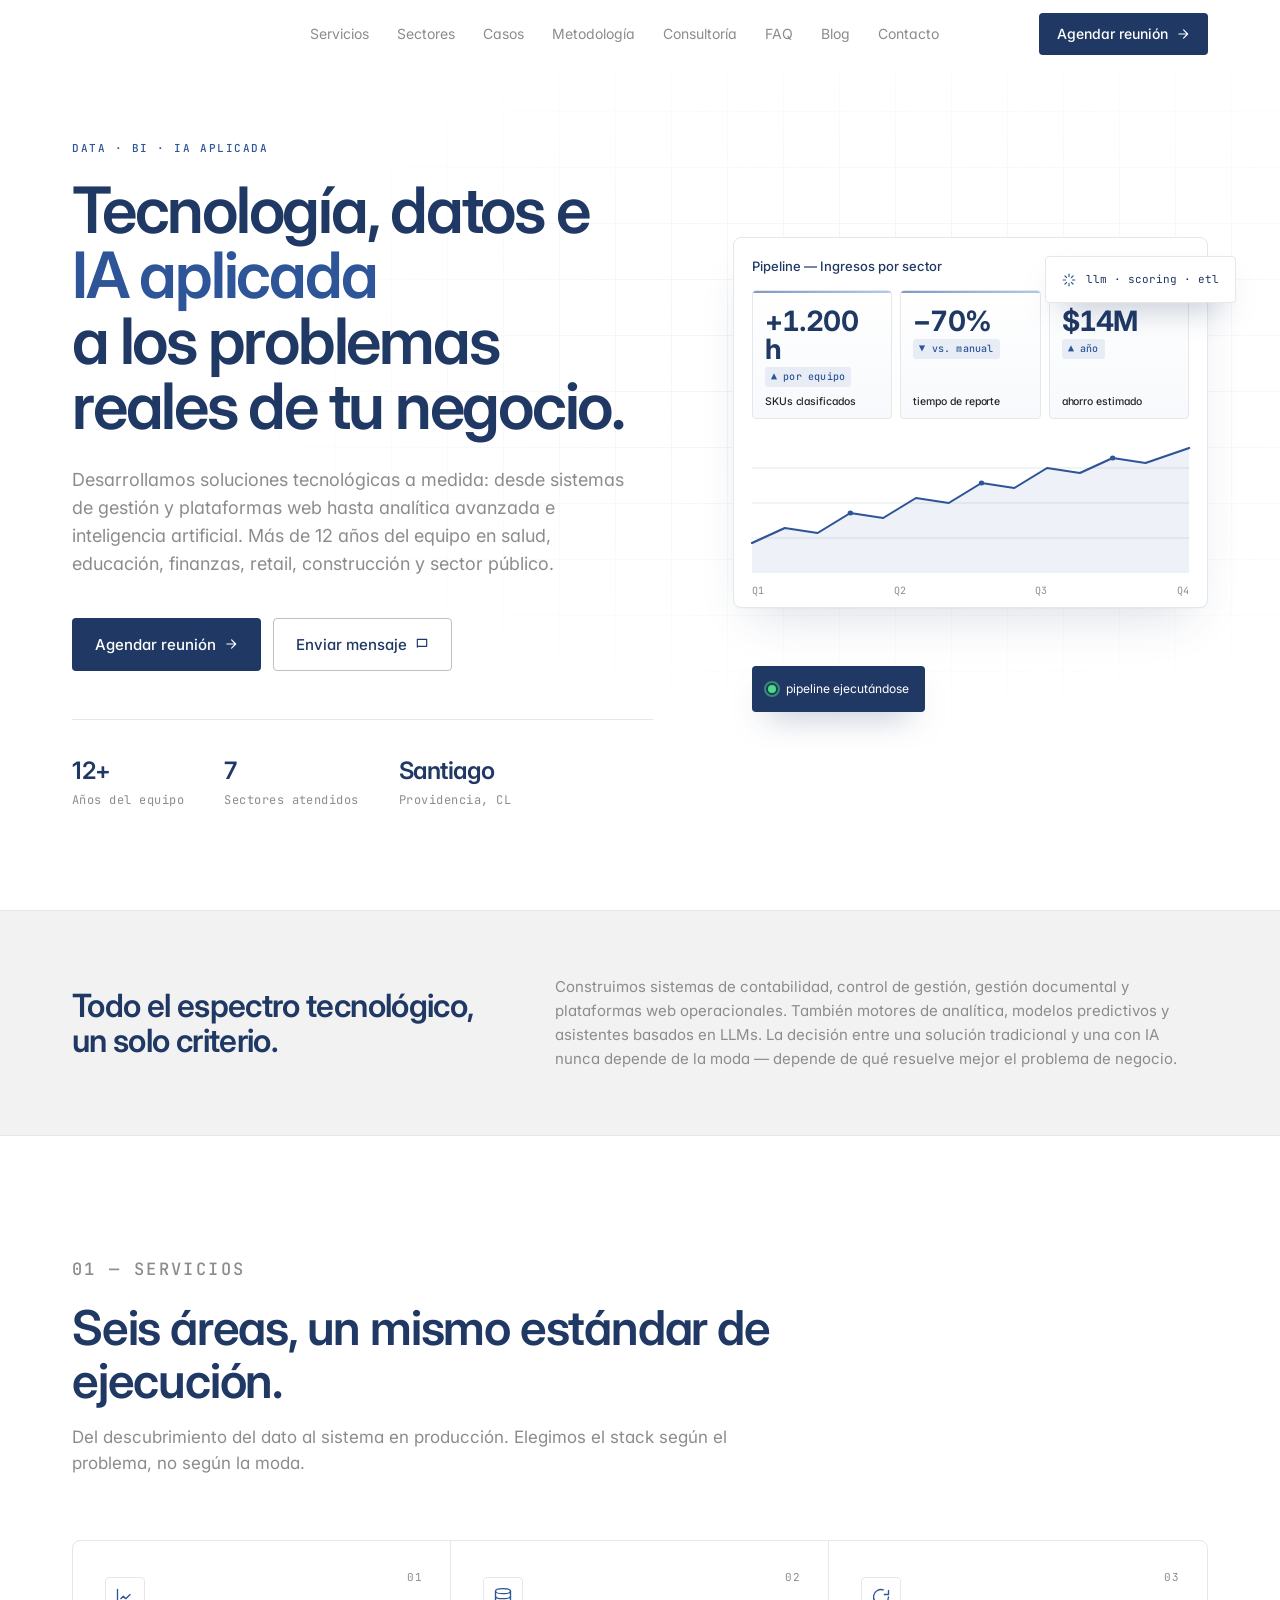
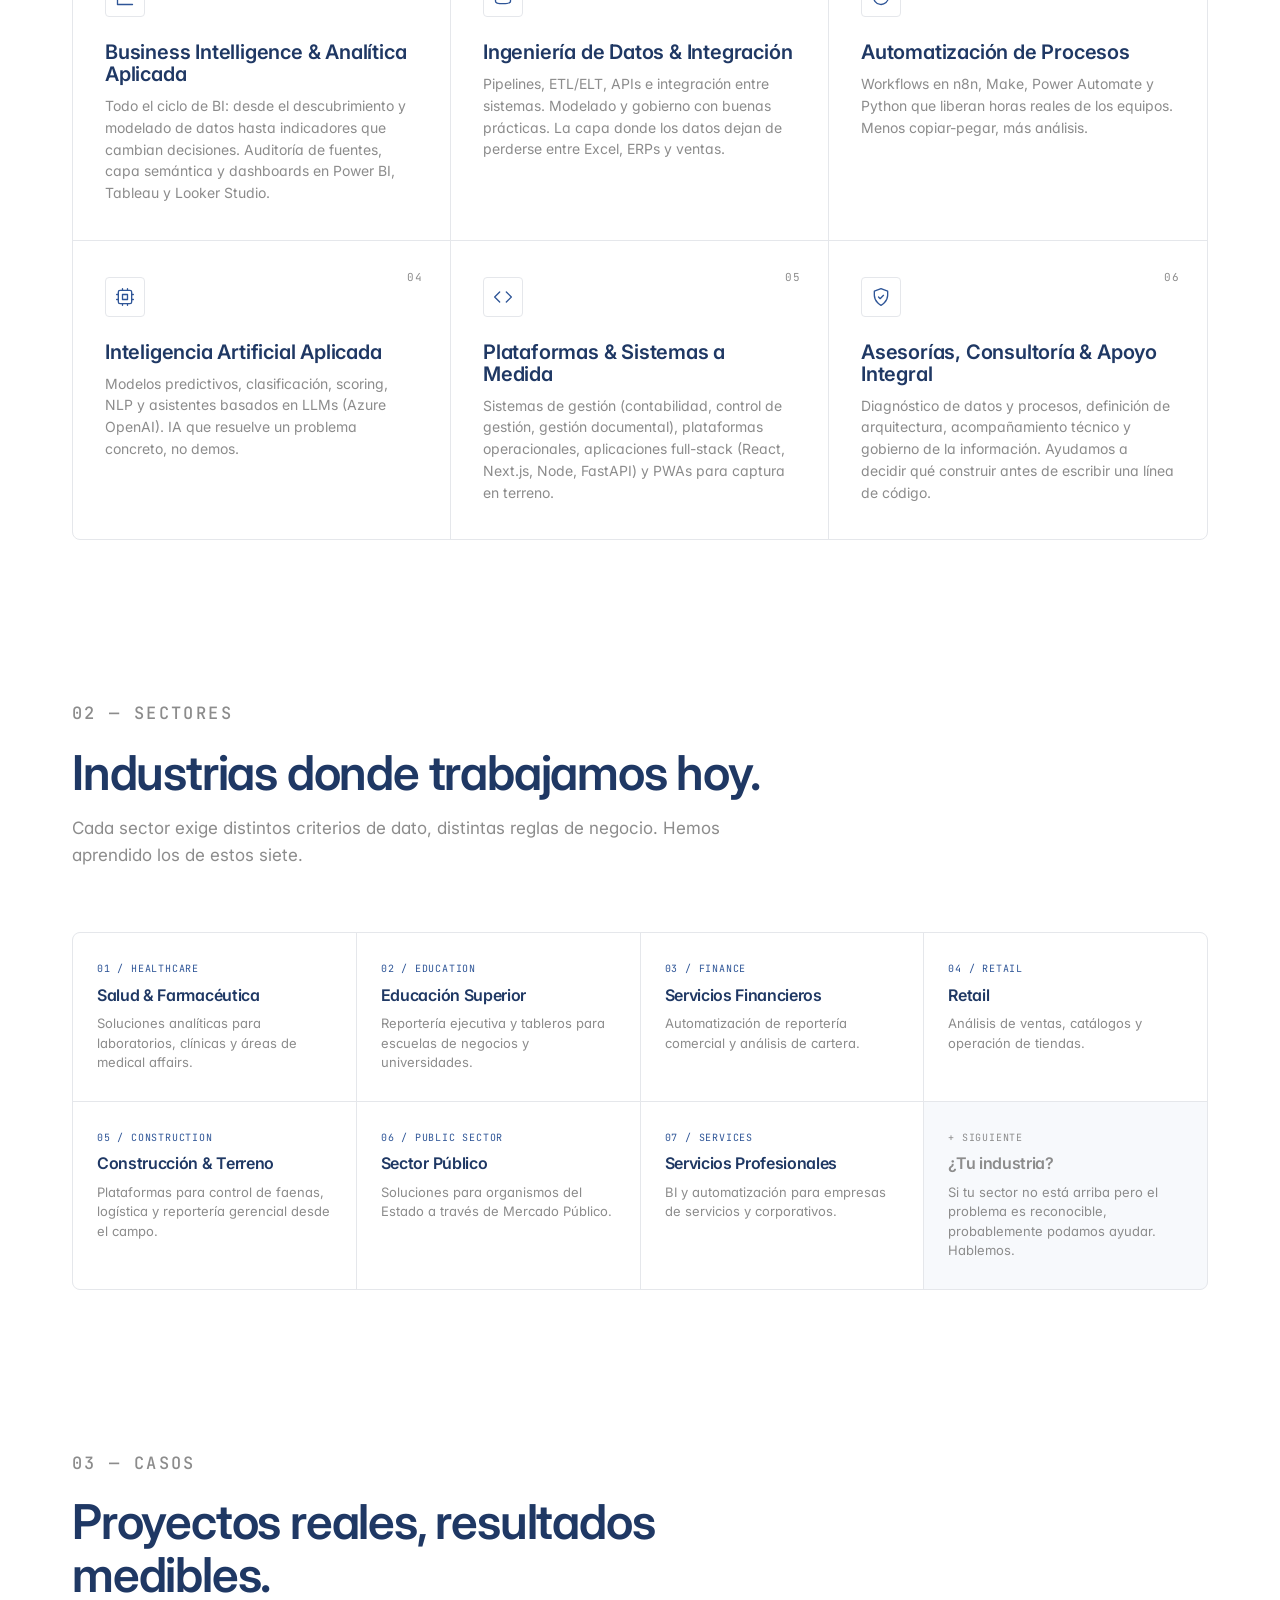
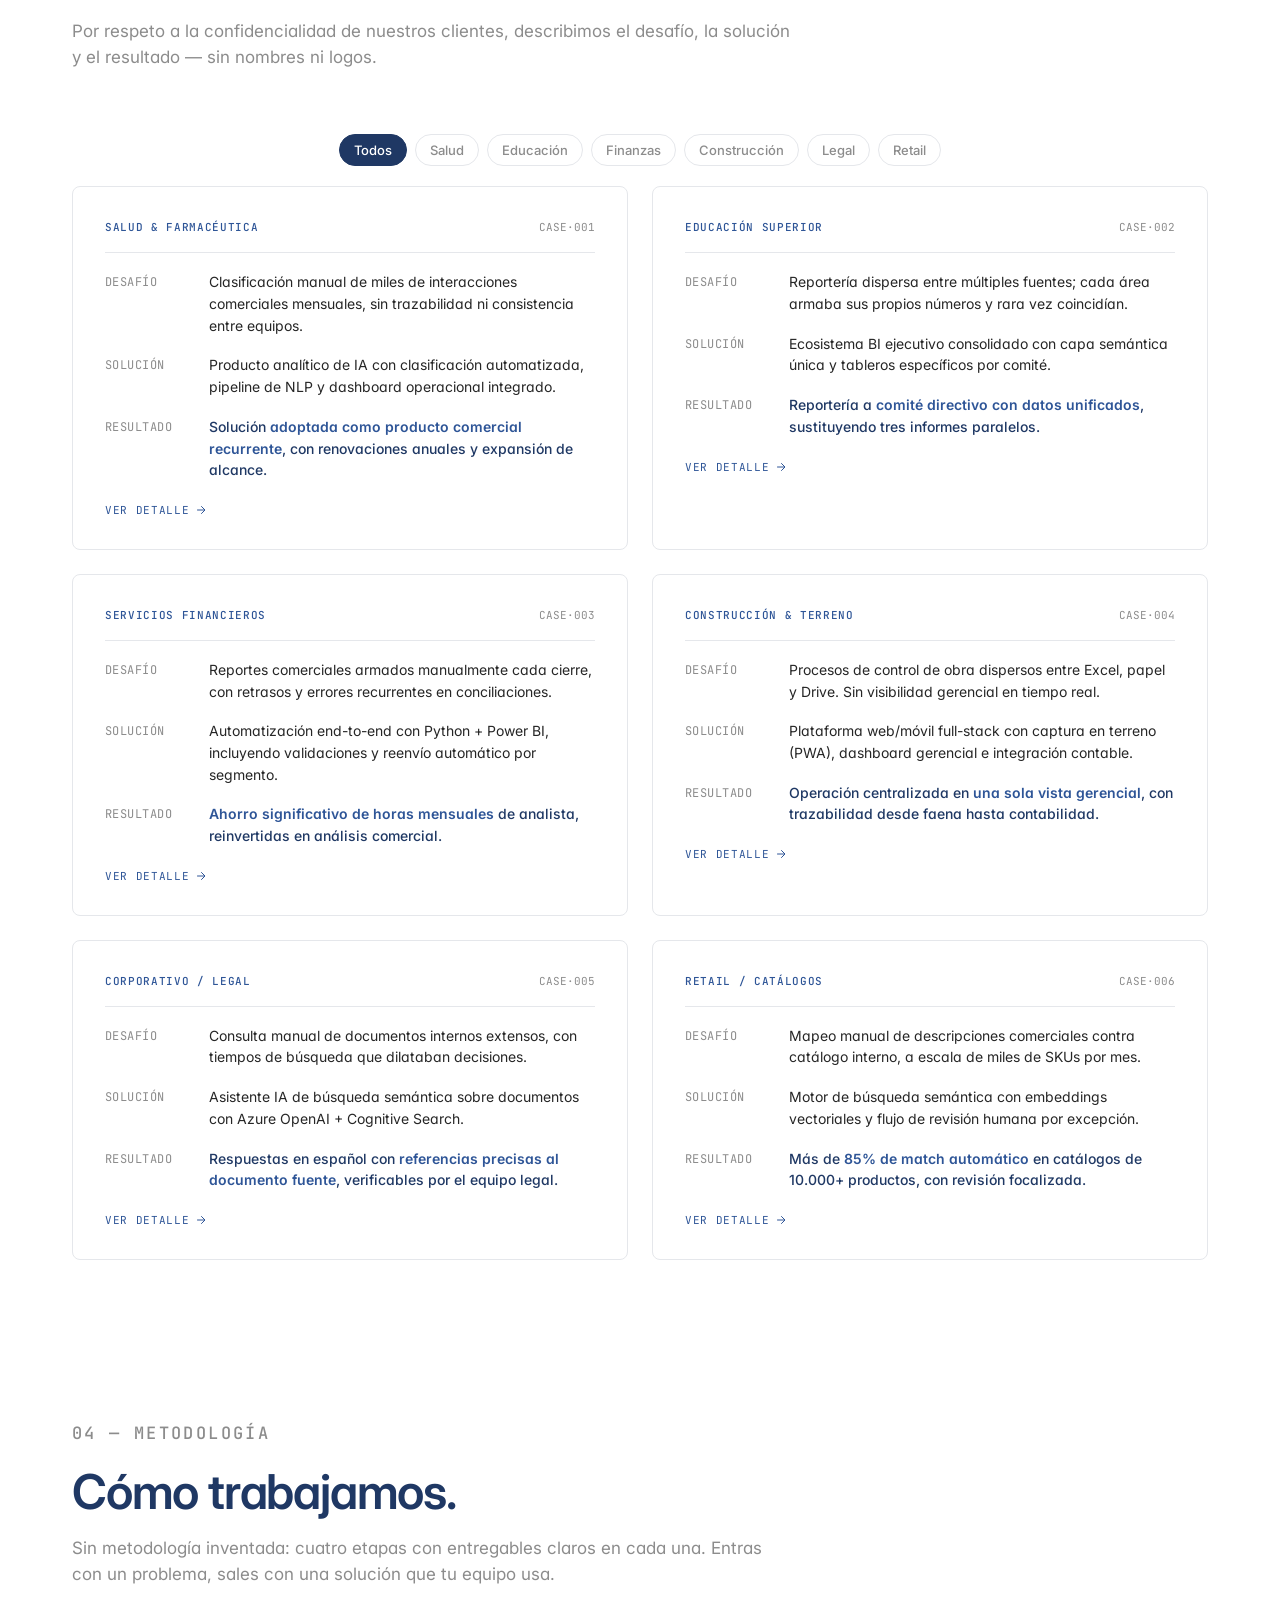
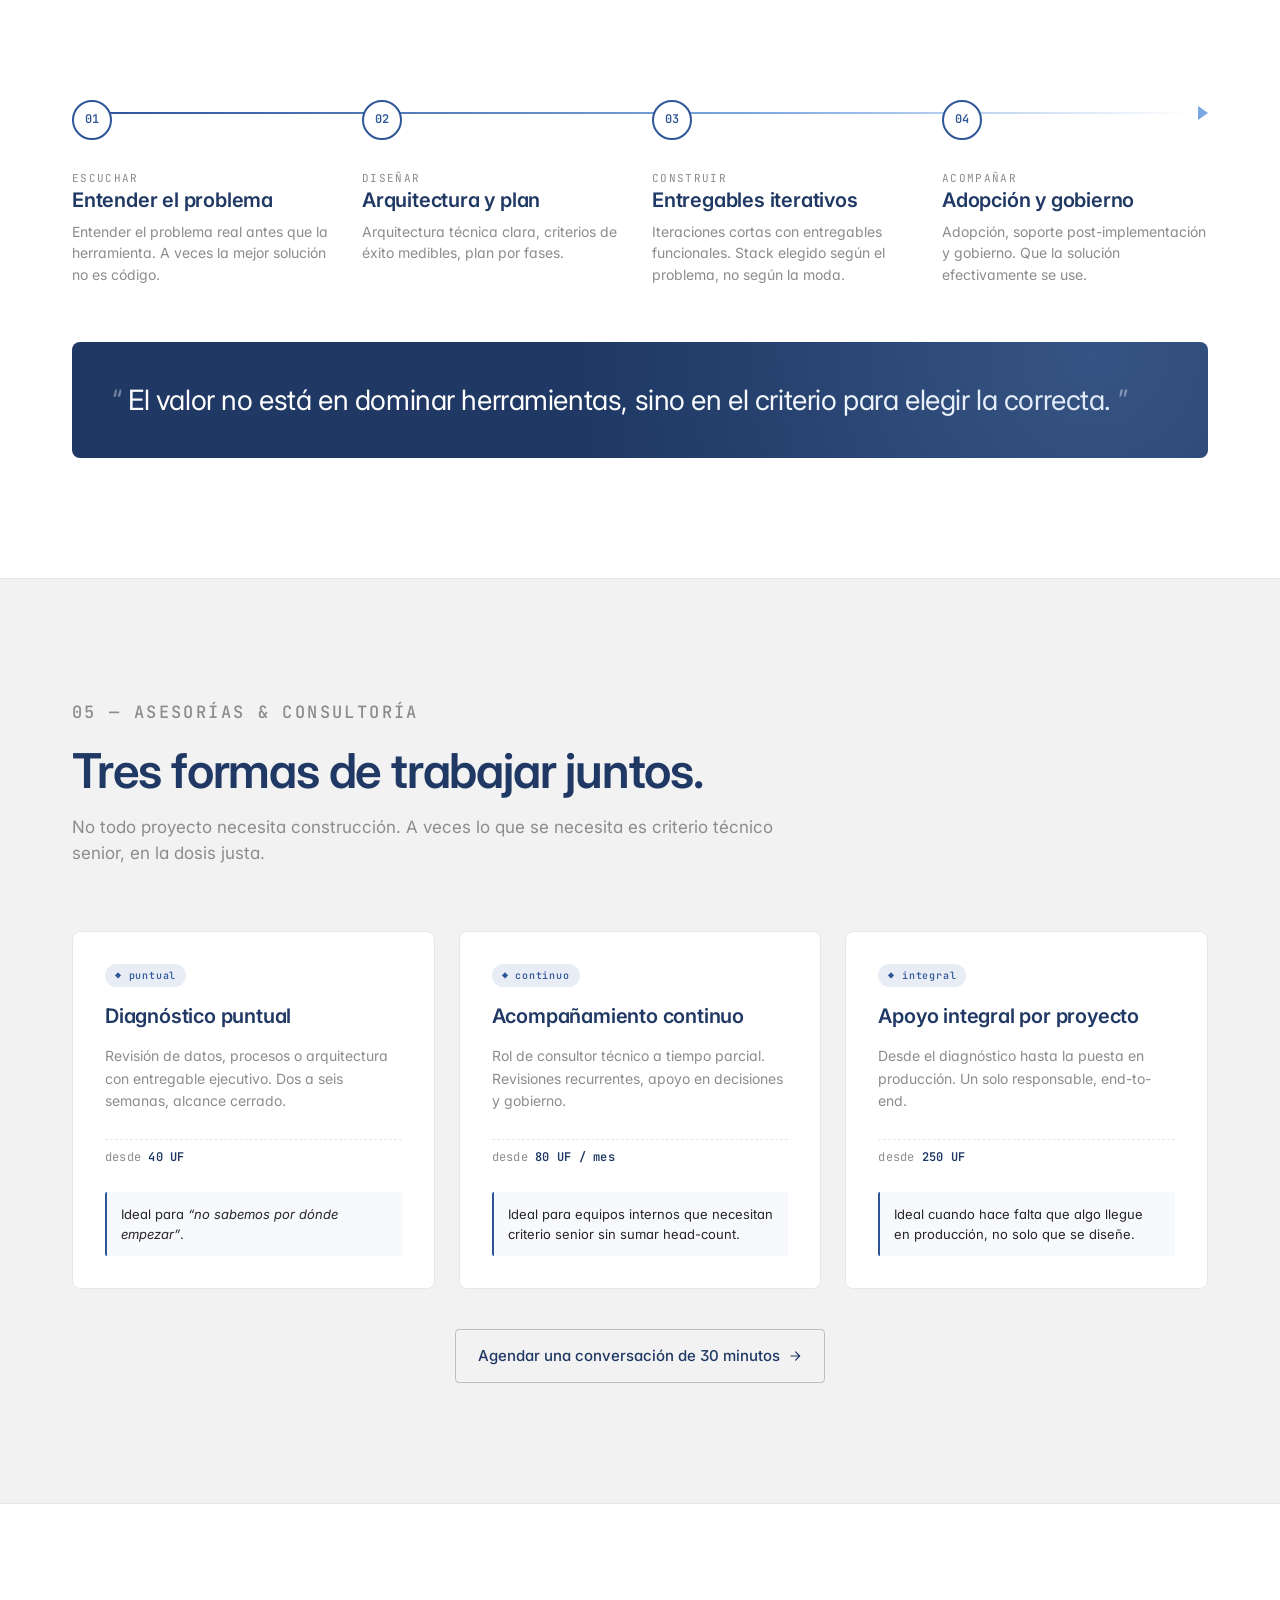
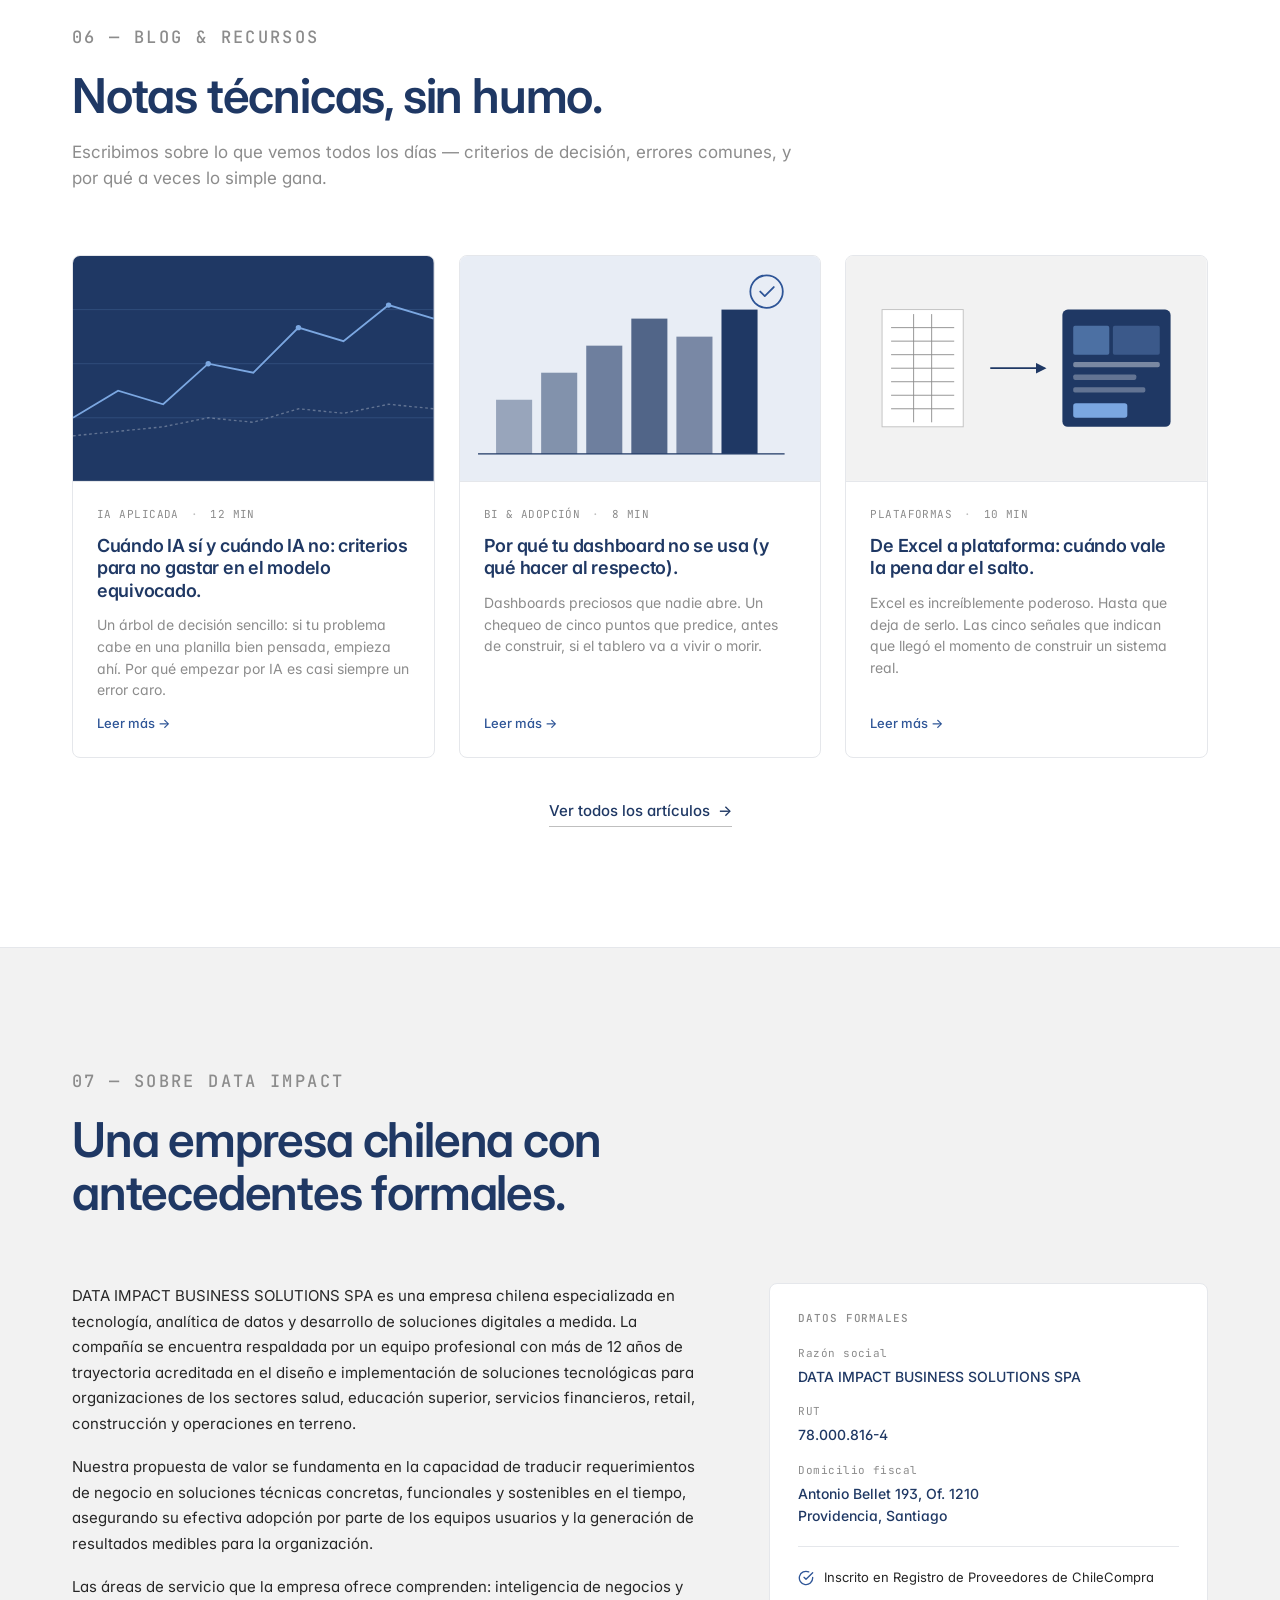
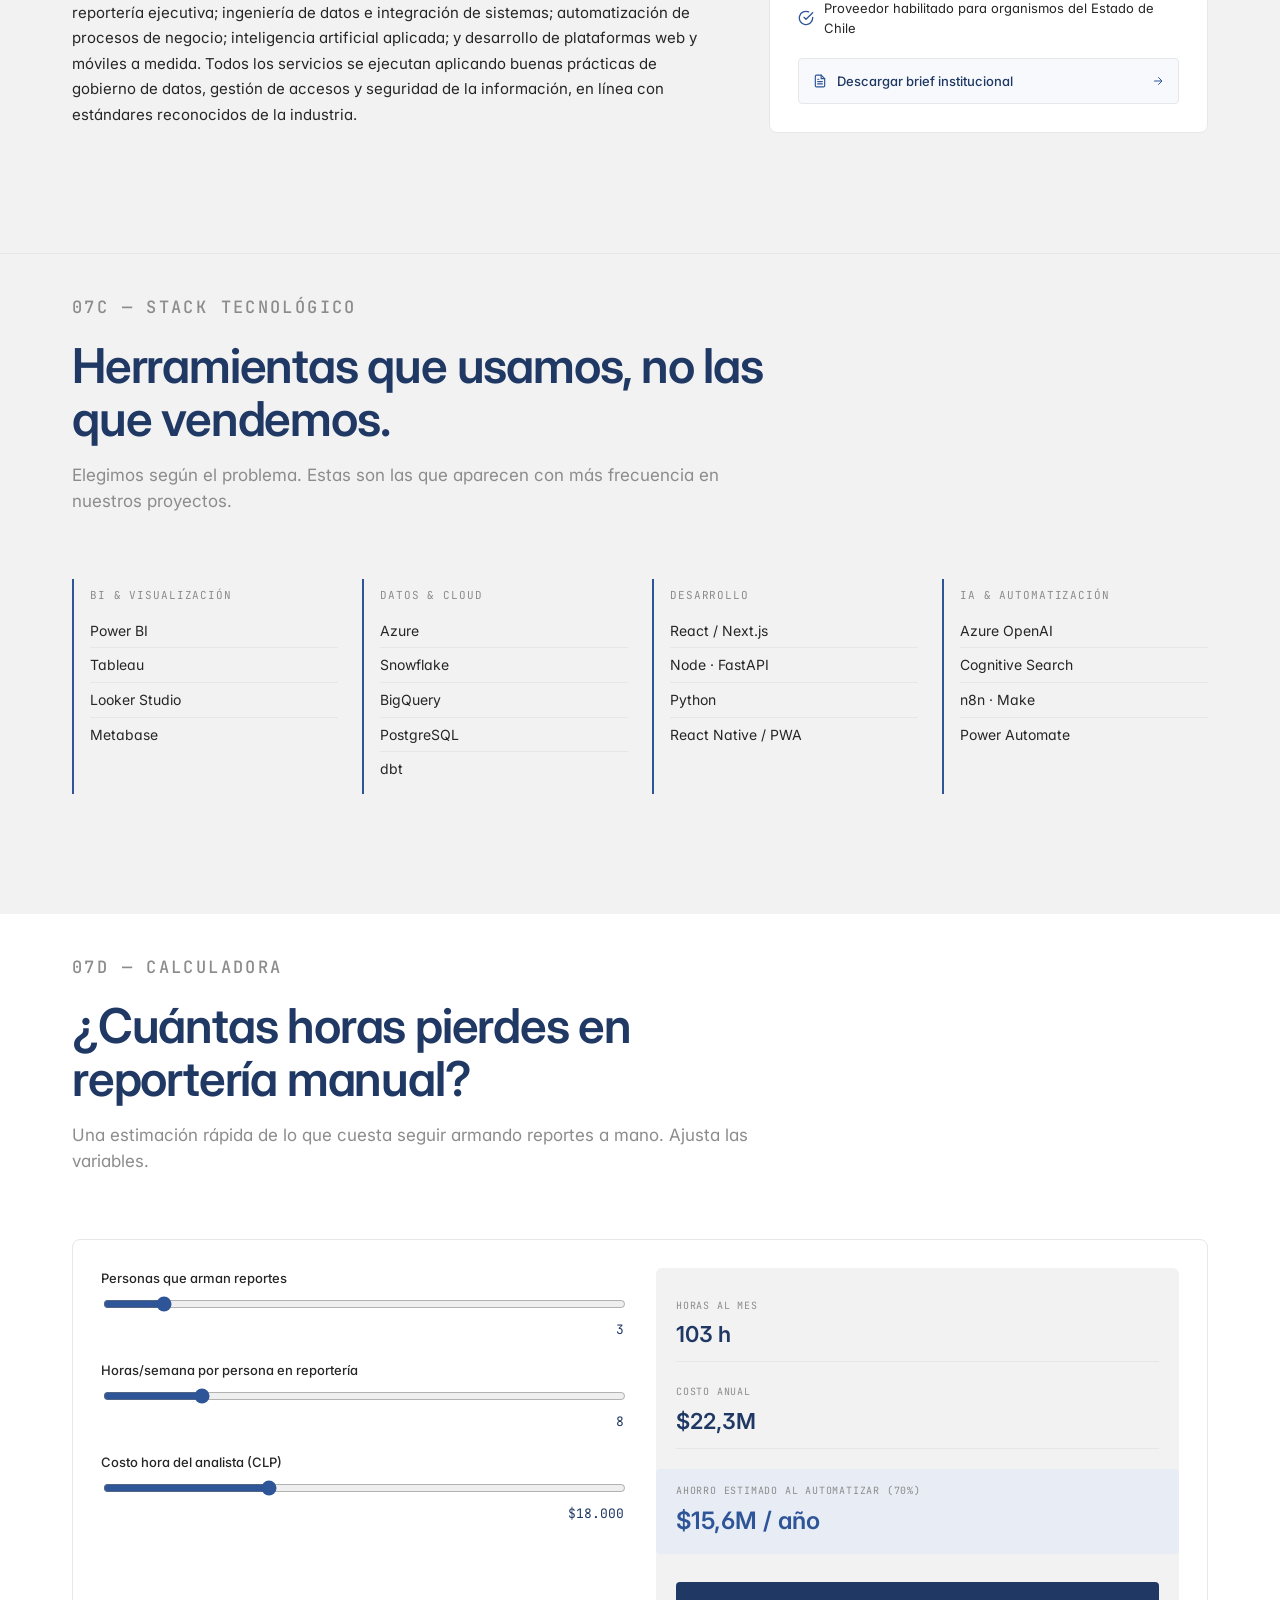
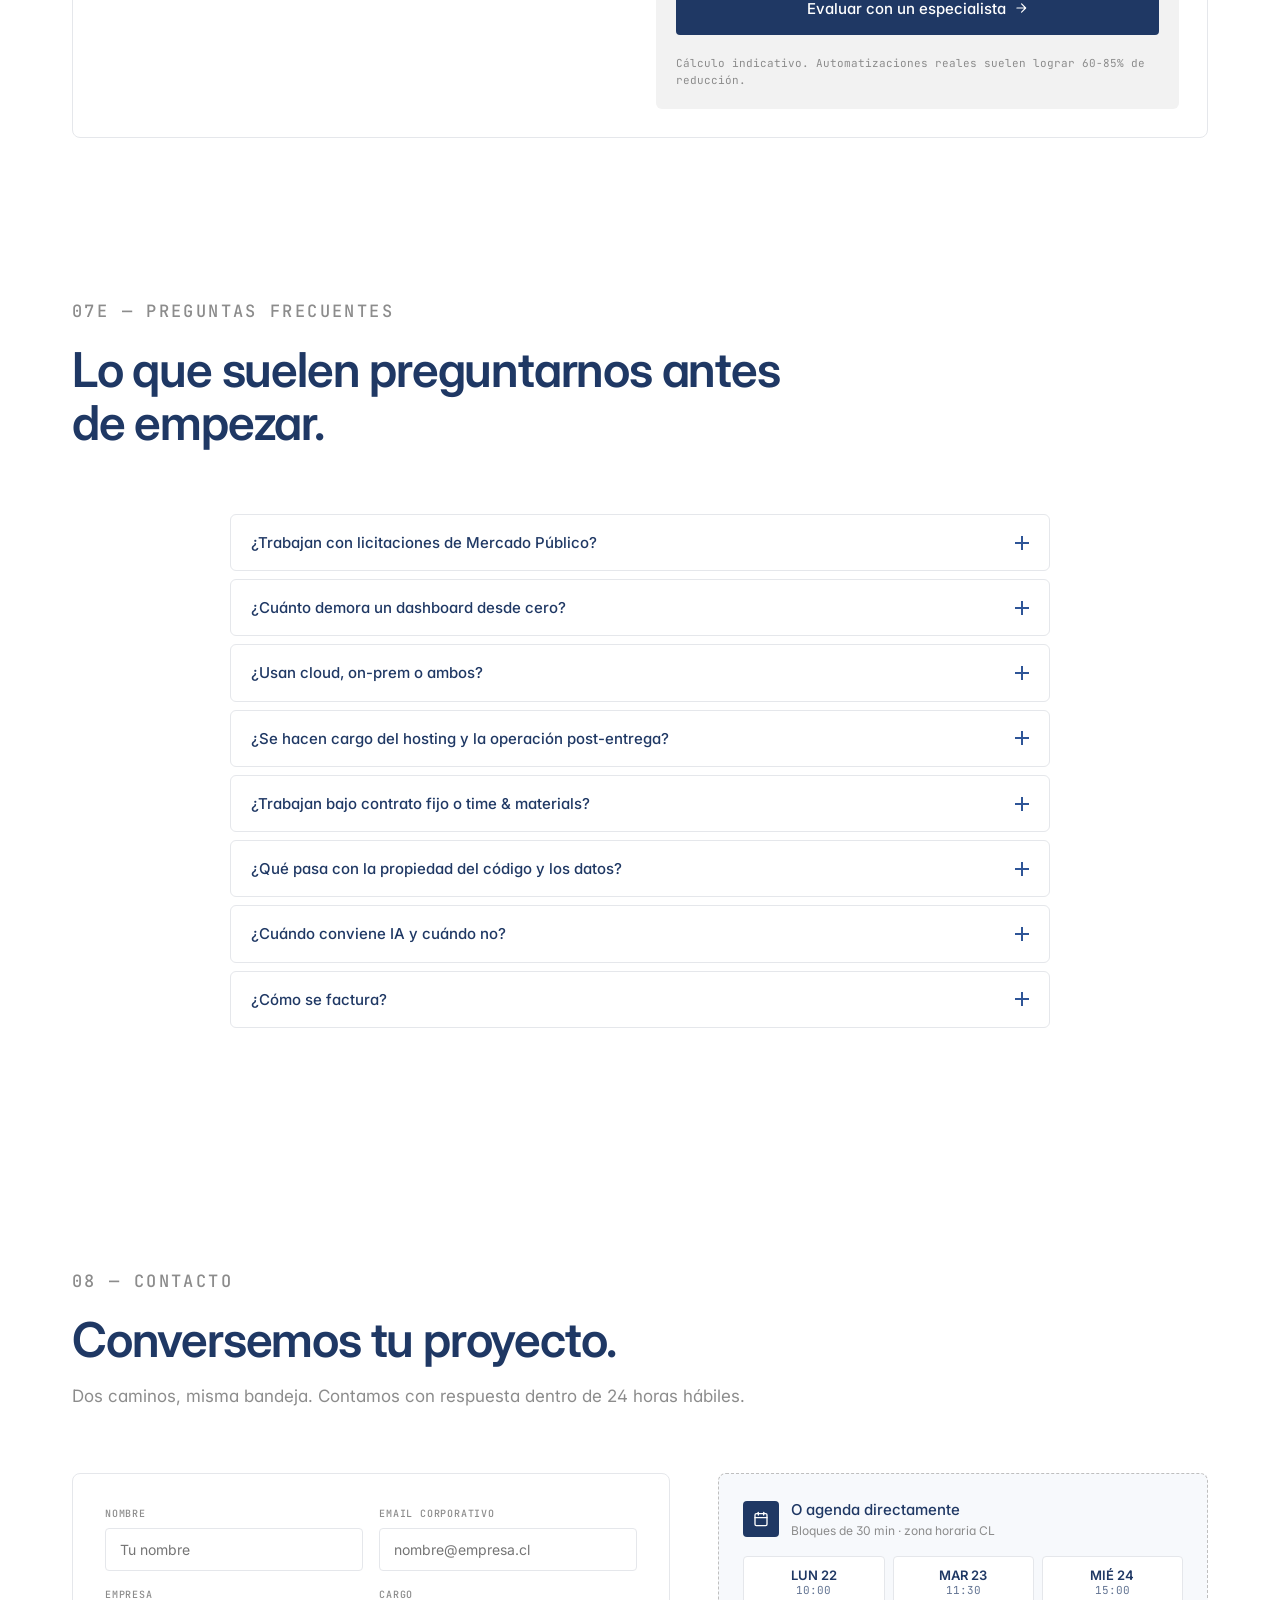
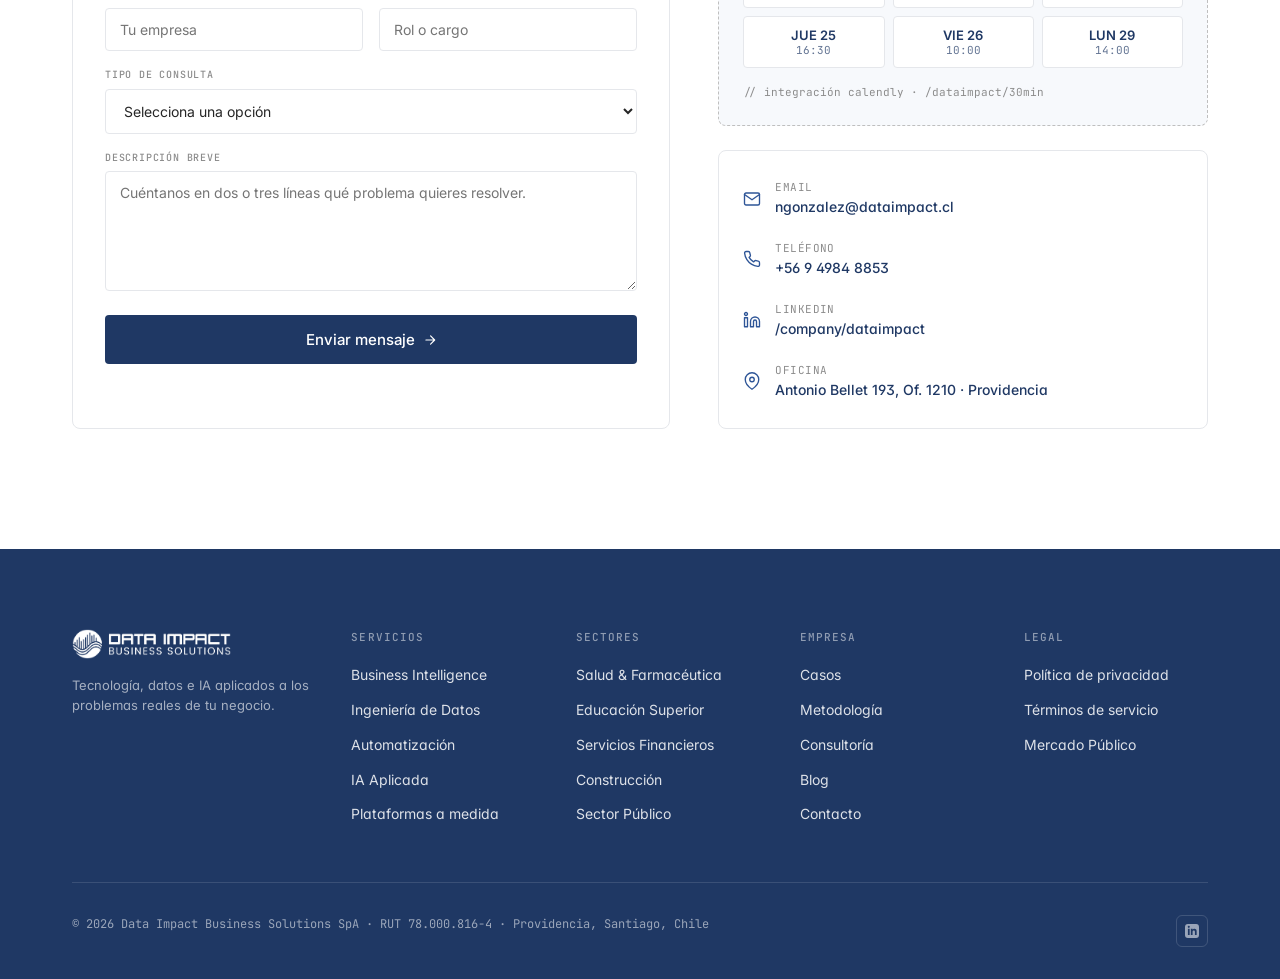
<file: index.html>
<!doctype html>
<html lang="es">
<head>
<meta charset="utf-8" />
<meta name="viewport" content="width=device-width,initial-scale=1" />
<title>Data Impact Business Solutions — Datos, BI e IA aplicados al negocio</title>
<meta name="description" content="Desarrollamos soluciones tecnológicas a medida: sistemas de gestión, plataformas web, analítica avanzada e IA aplicada. 12+ años de experiencia en salud, educación, finanzas, retail, construcción y sector público." />
<meta property="og:title" content="Data Impact Business Solutions" />
<meta property="og:description" content="Tecnología, datos e IA aplicados a los problemas reales de tu negocio." />
<meta property="og:type" content="website" />
<meta property="og:url" content="https://dataimpact.cl" />

<link rel="preconnect" href="https://fonts.googleapis.com">
<link rel="preconnect" href="https://fonts.gstatic.com" crossorigin>
<link href="https://fonts.googleapis.com/css2?family=Inter:wght@300;400;500;600;700&family=JetBrains+Mono:wght@400;500&display=swap" rel="stylesheet">

<script type="application/ld+json">
{
  "@context": "https://schema.org",
  "@type": "Organization",
  "name": "Data Impact Business Solutions SpA",
  "url": "https://dataimpact.cl",
  "email": "ngonzalez@dataimpact.cl",
  "telephone": "+56 9 4984 8853",
  "address": {
    "@type": "PostalAddress",
    "streetAddress": "Antonio Bellet 193, Of. 1210",
    "addressLocality": "Providencia",
    "addressRegion": "Santiago",
    "addressCountry": "CL"
  }
}
</script>

<script type="application/ld+json">
{
  "@context": "https://schema.org",
  "@type": "ProfessionalService",
  "name": "Data Impact Business Solutions SpA",
  "image": "https://dataimpact.cl/logo.png",
  "url": "https://dataimpact.cl",
  "telephone": "+56 9 4984 8853",
  "email": "ngonzalez@dataimpact.cl",
  "priceRange": "$$",
  "address": {
    "@type": "PostalAddress",
    "streetAddress": "Antonio Bellet 193, Of. 1210",
    "addressLocality": "Providencia",
    "addressRegion": "Región Metropolitana",
    "postalCode": "7500000",
    "addressCountry": "CL"
  },
  "geo": { "@type": "GeoCoordinates", "latitude": -33.4225, "longitude": -70.6088 },
  "areaServed": { "@type": "Country", "name": "Chile" },
  "hasOfferCatalog": {
    "@type": "OfferCatalog",
    "name": "Servicios Data Impact",
    "itemListElement": [
      { "@type": "Offer", "itemOffered": { "@type": "Service", "name": "Business Intelligence & Analítica Aplicada", "description": "Auditoría de fuentes, capa semántica y dashboards ejecutivos en Power BI, Tableau y Looker Studio." } },
      { "@type": "Offer", "itemOffered": { "@type": "Service", "name": "Ingeniería de Datos & Integración", "description": "Pipelines, ETL/ELT, APIs e integración entre sistemas con gobierno de datos." } },
      { "@type": "Offer", "itemOffered": { "@type": "Service", "name": "Automatización de Procesos de Negocio", "description": "Workflows en n8n, Make, Power Automate y Python para liberar horas operativas." } },
      { "@type": "Offer", "itemOffered": { "@type": "Service", "name": "Inteligencia Artificial Aplicada", "description": "Modelos predictivos, clasificación, scoring, NLP y asistentes LLM sobre Azure OpenAI." } },
      { "@type": "Offer", "itemOffered": { "@type": "Service", "name": "Plataformas y Sistemas a Medida", "description": "Sistemas de gestión, plataformas operacionales, aplicaciones full-stack y PWAs." } },
      { "@type": "Offer", "itemOffered": { "@type": "Service", "name": "Asesorías y Consultoría", "description": "Diagnóstico de datos y procesos, arquitectura, acompañamiento técnico y gobierno." } }
    ]
  }
}
</script>

<script type="application/ld+json">
{
  "@context": "https://schema.org",
  "@type": "FAQPage",
  "mainEntity": [
    { "@type": "Question", "name": "¿Trabajan con licitaciones de Mercado Público?", "acceptedAnswer": { "@type": "Answer", "text": "Sí. Estamos inscritos en el Registro de Proveedores de ChileCompra y habilitados para contratar con organismos del Estado. Preparamos propuestas técnicas, económicas y documentación exigida por las bases." } },
    { "@type": "Question", "name": "¿Cuánto demora un dashboard desde cero?", "acceptedAnswer": { "@type": "Answer", "text": "Un MVP con datos conectados y 3-5 indicadores clave toma típicamente entre 3 y 6 semanas. Un ecosistema completo puede extenderse a 3-4 meses." } },
    { "@type": "Question", "name": "¿Usan cloud, on-prem o ambos?", "acceptedAnswer": { "@type": "Answer", "text": "Ambos. La mayoría de proyectos nuevos van a Azure, Snowflake o BigQuery, pero mantenemos implementaciones on-prem cuando el contexto lo requiere." } },
    { "@type": "Question", "name": "¿Se hacen cargo del hosting y la operación post-entrega?", "acceptedAnswer": { "@type": "Answer", "text": "Sí, como servicio opcional. Ofrecemos soporte y monitoreo por SLA mensual, o traspaso operativo al equipo interno con documentación y capacitación." } },
    { "@type": "Question", "name": "¿Trabajan bajo contrato fijo o time & materials?", "acceptedAnswer": { "@type": "Answer", "text": "Depende del alcance. Proyectos definidos van a precio cerrado por fases; acompañamientos continuos funcionan en bloques mensuales." } },
    { "@type": "Question", "name": "¿Qué pasa con la propiedad del código y los datos?", "acceptedAnswer": { "@type": "Answer", "text": "Todo el código desarrollado a medida queda de propiedad del cliente. Los datos nunca salen de sus ambientes sin autorización explícita. Firmamos NDA al inicio." } },
    { "@type": "Question", "name": "¿Cuándo conviene IA y cuándo no?", "acceptedAnswer": { "@type": "Answer", "text": "IA conviene con problemas de escala, ambigüedad lingüística o patrones no-obvios. Para reglas claras y cálculos determinísticos, una solución tradicional es más barata, rápida y confiable." } },
    { "@type": "Question", "name": "¿Cómo se factura?", "acceptedAnswer": { "@type": "Answer", "text": "Emitimos factura electrónica chilena. Para sector público, se emite según la Orden de Compra del portal Mercado Público." } }
  ]
}
</script>

<script type="application/ld+json">
{
  "@context": "https://schema.org",
  "@graph": [
    {"@type":"Service","serviceType":"Business Intelligence","provider":{"@type":"Organization","name":"Data Impact Business Solutions SpA"},"areaServed":"CL","description":"Dashboards ejecutivos y operacionales, capa semántica, modelado de datos."},
    {"@type":"Service","serviceType":"Ingeniería de datos","provider":{"@type":"Organization","name":"Data Impact Business Solutions SpA"},"areaServed":"CL","description":"Pipelines ETL/ELT, integración de sistemas, gobierno de datos."},
    {"@type":"Service","serviceType":"Inteligencia Artificial Aplicada","provider":{"@type":"Organization","name":"Data Impact Business Solutions SpA"},"areaServed":"CL","description":"Modelos predictivos, NLP, asistentes LLM basados en Azure OpenAI."}
  ]
}
</script>


<meta name="theme-color" content="#1F3864" />
<meta name="color-scheme" content="light dark" />
<link rel="icon" type="image/png" href="assets/logo-solutions-dark.png" />
<link rel="stylesheet" href="assets/css/styles.css" />
</head>
<body>

<div class="scroll-progress" id="scroll-progress"></div>

<div class="mobile-cta">
  <a href="#contacto" class="btn btn-primary">Agendar</a>
  <a href="#contacto" class="btn btn-secondary">Mensaje</a>
</div>

<!-- ============ NAV ============ -->
<nav class="nav" id="nav">
  <div class="nav-inner">
    <a href="#top" class="logo" aria-label="Data Impact Business Solutions">
      <img src="assets/logo-solutions-dark.png" alt="Data Impact Solutions" class="logo-img logo-img-light" />
      <img src="assets/logo-solutions-light.png" alt="Data Impact Solutions" class="logo-img logo-img-dark" />
    </a>
    <div class="nav-links">
      <a href="#servicios">Servicios</a>
      <a href="#sectores">Sectores</a>
      <a href="#casos">Casos</a>
      <a href="#metodologia">Metodología</a>
      <a href="#consultoria">Consultoría</a>
      <a href="#faq">FAQ</a>
      <a href="#blog">Blog</a>
      <a href="#contacto">Contacto</a>
    </div>
    <a href="#contacto" class="nav-cta">
      Agendar reunión
      <svg width="14" height="14" viewBox="0 0 24 24" fill="none" stroke="currentColor" stroke-width="2" stroke-linecap="round" stroke-linejoin="round"><path d="M5 12h14M13 5l7 7-7 7"/></svg>
    </a>
    <button class="nav-mobile-toggle" aria-label="Menú">
      <svg width="20" height="20" viewBox="0 0 24 24" fill="none" stroke="currentColor" stroke-width="2" stroke-linecap="round"><path d="M3 6h18M3 12h18M3 18h18"/></svg>
    </button>
  </div>
</nav>

<main id="top">

<!-- ============ HERO ============ -->
<section class="hero">
  <div class="container hero-inner">
    <div class="hero-text">
      <p class="eyebrow reveal">Data · BI · IA Aplicada</p>
      <h1 class="reveal d1" id="hero-h1">
        Datos que se convierten en <em>decisiones</em>.<br>
        Decisiones que se convierten en resultados.
      </h1>
      <p class="hero-sub reveal d2">
        Desarrollamos soluciones tecnológicas a medida: desde sistemas de gestión y plataformas web hasta analítica avanzada e inteligencia artificial. Más de 12 años del equipo en salud, educación, finanzas, retail, construcción y sector público.
      </p>
      <div class="hero-ctas reveal d3">
        <a class="btn btn-primary" href="#contacto">
          Agendar reunión
          <svg width="14" height="14" viewBox="0 0 24 24" fill="none" stroke="currentColor" stroke-width="2" stroke-linecap="round" stroke-linejoin="round"><path d="M5 12h14M13 5l7 7-7 7"/></svg>
        </a>
        <a class="btn btn-secondary" href="#contacto">
          Enviar mensaje
          <svg width="14" height="14" viewBox="0 0 24 24" fill="none" stroke="currentColor" stroke-width="2" stroke-linecap="round" stroke-linejoin="round"><path d="M4 4h16v12H5.17L4 17.17V4z"/></svg>
        </a>
      </div>
      <div class="hero-meta reveal d4">
        <div class="item"><span class="num">12+</span><span class="lbl">Años del equipo</span></div>
        <div class="item"><span class="num">7</span><span class="lbl">Sectores atendidos</span></div>
        <div class="item"><span class="num">Santiago</span><span class="lbl">Providencia, CL</span></div>
      </div>
    </div>

    <!-- Hero visual: animated dashboard + nodes -->
    <div class="hero-visual reveal d2">
      <div class="hv-card hv-main">
        <div class="hv-main-header">
          <span class="title">Pipeline — Ingresos por sector</span>
          <div class="hv-dots"><span></span><span></span><span></span></div>
        </div>
        <div class="hv-kpi" id="hv-kpi-rotator">
          <div class="k"><div class="v" data-k="a">+1.200 h</div><div class="t">▲ por equipo</div><div class="l">SKUs clasificados</div></div>
          <div class="k"><div class="v" data-k="b">−70%</div><div class="t">▼ vs. manual</div><div class="l">tiempo de reporte</div></div>
          <div class="k"><div class="v" data-k="c">$14M</div><div class="t">▲ año</div><div class="l">ahorro estimado</div></div>
        </div>
        <div class="hv-chart">
          <svg viewBox="0 0 400 140" preserveAspectRatio="none">
            <defs>
              <linearGradient id="area" x1="0" x2="0" y1="0" y2="1">
                <stop offset="0%" stop-color="currentColor" stop-opacity=".25"/>
                <stop offset="100%" stop-color="currentColor" stop-opacity="0"/>
              </linearGradient>
            </defs>
            <!-- gridlines -->
            <g stroke="var(--line-2)" stroke-width="1">
              <line x1="0" y1="35" x2="400" y2="35"/>
              <line x1="0" y1="70" x2="400" y2="70"/>
              <line x1="0" y1="105" x2="400" y2="105"/>
            </g>
            <path class="hv-path-fill" style="color: var(--blue);" d="M 0 110 L 30 95 L 60 100 L 90 80 L 120 85 L 150 65 L 180 70 L 210 50 L 240 55 L 270 35 L 300 40 L 330 25 L 360 30 L 400 15 L 400 140 L 0 140 Z" fill="url(#area)"/>
            <path class="hv-path" d="M 0 110 L 30 95 L 60 100 L 90 80 L 120 85 L 150 65 L 180 70 L 210 50 L 240 55 L 270 35 L 300 40 L 330 25 L 360 30 L 400 15"/>
            <!-- points -->
            <g fill="var(--blue)">
              <circle cx="90" cy="80" r="2.5"/>
              <circle cx="210" cy="50" r="2.5"/>
              <circle cx="330" cy="25" r="2.5"/>
            </g>
          </svg>
        </div>
        <div class="hv-x"><span>Q1</span><span>Q2</span><span>Q3</span><span>Q4</span></div>
      </div>

      <div class="hv-badge hv-badge-bl">
        <span class="pulse-dot"></span>
        <span>pipeline ejecutándose</span>
      </div>

      <div class="hv-badge hv-badge-tr">
        <svg width="14" height="14" viewBox="0 0 24 24" fill="none" stroke="currentColor" stroke-width="2" stroke-linecap="round" stroke-linejoin="round" style="color: var(--blue);"><path d="M12 2v4M12 18v4M4.93 4.93l2.83 2.83M16.24 16.24l2.83 2.83M2 12h4M18 12h4M4.93 19.07l2.83-2.83M16.24 7.76l2.83-2.83"/></svg>
        <span style="font-family: 'JetBrains Mono', monospace; font-size: 11px;">llm · scoring · etl</span>
      </div>
    </div>
  </div>
</section>

<!-- ============ 1b. Positioning band ============ -->
<section class="band">
  <div class="container band-inner">
    <h2 class="reveal">Todo el espectro tecnológico,<br>un solo criterio.</h2>
    <p class="reveal d1">
      Construimos sistemas de contabilidad, control de gestión, gestión documental y plataformas web operacionales. También motores de analítica, modelos predictivos y asistentes basados en LLMs. La decisión entre una solución tradicional y una con IA nunca depende de la moda — depende de qué resuelve mejor el problema de negocio.
    </p>
  </div>
</section>

<!-- ============ 2. Services ============ -->
<section class="sec" id="servicios">
  <div class="container">
    <div class="sec-head reveal">
      <p class="eyebrow">01 — Servicios</p>
      <h2>Seis áreas, un mismo estándar de ejecución.</h2>
      <p>Del descubrimiento del dato al sistema en producción. Elegimos el stack según el problema, no según la moda.</p>
    </div>

    <div class="services reveal d1">
      <div class="svc">
        <div class="svc-icon"><svg width="20" height="20" viewBox="0 0 24 24" fill="none" stroke="currentColor" stroke-width="1.6" stroke-linecap="round" stroke-linejoin="round"><path d="M3 3v18h18"/><path d="M7 14l3-3 3 3 5-5"/></svg></div>
        <span class="svc-idx">01</span>
        <h3>Business Intelligence &amp; Analítica Aplicada</h3>
        <p>Todo el ciclo de BI: desde el descubrimiento y modelado de datos hasta indicadores que cambian decisiones. Auditoría de fuentes, capa semántica y dashboards en Power BI, Tableau y Looker Studio.</p>
      </div>
      <div class="svc">
        <div class="svc-icon"><svg width="20" height="20" viewBox="0 0 24 24" fill="none" stroke="currentColor" stroke-width="1.6" stroke-linecap="round" stroke-linejoin="round"><ellipse cx="12" cy="5" rx="9" ry="3"/><path d="M3 5v6c0 1.66 4 3 9 3s9-1.34 9-3V5"/><path d="M3 11v6c0 1.66 4 3 9 3s9-1.34 9-3v-6"/></svg></div>
        <span class="svc-idx">02</span>
        <h3>Ingeniería de Datos &amp; Integración</h3>
        <p>Pipelines, ETL/ELT, APIs e integración entre sistemas. Modelado y gobierno con buenas prácticas. La capa donde los datos dejan de perderse entre Excel, ERPs y ventas.</p>
      </div>
      <div class="svc">
        <div class="svc-icon"><svg width="20" height="20" viewBox="0 0 24 24" fill="none" stroke="currentColor" stroke-width="1.6" stroke-linecap="round" stroke-linejoin="round"><path d="M21 12a9 9 0 1 1-6.2-8.56"/><path d="M21 4v5h-5"/></svg></div>
        <span class="svc-idx">03</span>
        <h3>Automatización de Procesos</h3>
        <p>Workflows en n8n, Make, Power Automate y Python que liberan horas reales de los equipos. Menos copiar-pegar, más análisis.</p>
      </div>
      <div class="svc">
        <div class="svc-icon"><svg width="20" height="20" viewBox="0 0 24 24" fill="none" stroke="currentColor" stroke-width="1.6" stroke-linecap="round" stroke-linejoin="round"><rect x="4" y="4" width="16" height="16" rx="2"/><path d="M9 9h6v6H9z"/><path d="M9 2v2M15 2v2M9 20v2M15 20v2M2 9h2M2 15h2M20 9h2M20 15h2"/></svg></div>
        <span class="svc-idx">04</span>
        <h3>Inteligencia Artificial Aplicada</h3>
        <p>Modelos predictivos, clasificación, scoring, NLP y asistentes basados en LLMs (Azure OpenAI). IA que resuelve un problema concreto, no demos.</p>
      </div>
      <div class="svc">
        <div class="svc-icon"><svg width="20" height="20" viewBox="0 0 24 24" fill="none" stroke="currentColor" stroke-width="1.6" stroke-linecap="round" stroke-linejoin="round"><polyline points="16 18 22 12 16 6"/><polyline points="8 6 2 12 8 18"/></svg></div>
        <span class="svc-idx">05</span>
        <h3>Plataformas &amp; Sistemas a Medida</h3>
        <p>Sistemas de gestión (contabilidad, control de gestión, gestión documental), plataformas operacionales, aplicaciones full-stack (React, Next.js, Node, FastAPI) y PWAs para captura en terreno.</p>
      </div>
      <div class="svc">
        <div class="svc-icon"><svg width="20" height="20" viewBox="0 0 24 24" fill="none" stroke="currentColor" stroke-width="1.6" stroke-linecap="round" stroke-linejoin="round"><path d="M12 22s-8-4-8-12V5l8-3 8 3v5c0 8-8 12-8 12z"/><path d="M9 12l2 2 4-4"/></svg></div>
        <span class="svc-idx">06</span>
        <h3>Asesorías, Consultoría &amp; Apoyo Integral</h3>
        <p>Diagnóstico de datos y procesos, definición de arquitectura, acompañamiento técnico y gobierno de la información. Ayudamos a decidir qué construir antes de escribir una línea de código.</p>
      </div>
    </div>
  </div>
</section>

<!-- ============ 3. Sectors ============ -->
<section class="sec" id="sectores" style="padding-top: 40px;">
  <div class="container">
    <div class="sec-head reveal">
      <p class="eyebrow">02 — Sectores</p>
      <h2>Industrias donde trabajamos hoy.</h2>
      <p>Cada sector exige distintos criterios de dato, distintas reglas de negocio. Hemos aprendido los de estos siete.</p>
    </div>

    <div class="sectors reveal d1">
      <div class="sector">
        <span class="tag">01 / Healthcare</span>
        <h4>Salud &amp; Farmacéutica</h4>
        <p>Soluciones analíticas para laboratorios, clínicas y áreas de medical affairs.</p>
      </div>
      <div class="sector">
        <span class="tag">02 / Education</span>
        <h4>Educación Superior</h4>
        <p>Reportería ejecutiva y tableros para escuelas de negocios y universidades.</p>
      </div>
      <div class="sector">
        <span class="tag">03 / Finance</span>
        <h4>Servicios Financieros</h4>
        <p>Automatización de reportería comercial y análisis de cartera.</p>
      </div>
      <div class="sector">
        <span class="tag">04 / Retail</span>
        <h4>Retail</h4>
        <p>Análisis de ventas, catálogos y operación de tiendas.</p>
      </div>
      <div class="sector">
        <span class="tag">05 / Construction</span>
        <h4>Construcción &amp; Terreno</h4>
        <p>Plataformas para control de faenas, logística y reportería gerencial desde el campo.</p>
      </div>
      <div class="sector">
        <span class="tag">06 / Public Sector</span>
        <h4>Sector Público</h4>
        <p>Soluciones para organismos del Estado a través de Mercado Público.</p>
      </div>
      <div class="sector">
        <span class="tag">07 / Services</span>
        <h4>Servicios Profesionales</h4>
        <p>BI y automatización para empresas de servicios y corporativos.</p>
      </div>
      <div class="sector" style="background: var(--bg-tint);">
        <span class="tag" style="color: var(--ink-2)">+ siguiente</span>
        <h4 style="color: var(--ink-2)">¿Tu industria?</h4>
        <p>Si tu sector no está arriba pero el problema es reconocible, probablemente podamos ayudar. Hablemos.</p>
      </div>
    </div>
  </div>
</section>

<!-- ============ 4. Cases ============ -->
<section class="sec" id="casos" style="padding-top: 40px;">
  <div class="container">
    <div class="sec-head reveal">
      <p class="eyebrow">03 — Casos</p>
      <h2>Proyectos reales, resultados medibles.</h2>
      <p>Por respeto a la confidencialidad de nuestros clientes, describimos el desafío, la solución y el resultado — sin nombres ni logos.</p>
    </div>

    <div class="case-filters reveal" id="case-filters">
      <button class="cf on" data-sector="all">Todos</button>
      <button class="cf" data-sector="salud">Salud</button>
      <button class="cf" data-sector="educacion">Educación</button>
      <button class="cf" data-sector="finanzas">Finanzas</button>
      <button class="cf" data-sector="construccion">Construcción</button>
      <button class="cf" data-sector="legal">Legal</button>
      <button class="cf" data-sector="retail">Retail</button>
    </div>
    <div class="cases reveal d1" id="cases-grid">
      <!-- Case 1 -->
      <article class="case" data-sector="salud" tabindex="0" role="button" aria-label="Ver detalle del caso de Salud">
        <div class="case-head">
          <span class="case-sector">Salud &amp; Farmacéutica</span>
          <span class="case-num">CASE·001</span>
        </div>
        <div class="case-row"><span class="lbl">DESAFÍO</span><span class="val">Clasificación manual de miles de interacciones comerciales mensuales, sin trazabilidad ni consistencia entre equipos.</span></div>
        <div class="case-row"><span class="lbl">SOLUCIÓN</span><span class="val">Producto analítico de IA con clasificación automatizada, pipeline de NLP y dashboard operacional integrado.</span></div>
        <div class="case-row result"><span class="lbl">RESULTADO</span><span class="val">Solución <b>adoptada como producto comercial recurrente</b>, con renovaciones anuales y expansión de alcance.</span></div>
        <button class="case-more" type="button">Ver detalle <svg width="12" height="12" viewBox="0 0 24 24" fill="none" stroke="currentColor" stroke-width="2" stroke-linecap="round" stroke-linejoin="round"><path d="M5 12h14M13 5l7 7-7 7"/></svg></button>
        <div class="case-detail" hidden>
          <h3>Clasificación automática de interacciones comerciales en el sector farmacéutico</h3>
          <div class="cd-meta">
            <span>Sector <b>Salud &amp; Farmacéutica</b></span>
            <span>Case <b>CASE·001</b></span>
            <span>Duración <b>~6 meses + renovación anual</b></span>
          </div>
          <h4>Contexto</h4>
          <p>El cliente es una organización del sector farmacéutico con equipos comerciales distribuidos que registran miles de interacciones mensuales con profesionales de salud. La clasificación manual de cada interacción dependía del criterio del ejecutivo y no existía una vista consolidada que permitiera análisis comparativos confiables.</p>
          <h4>Desafío</h4>
          <p>Miles de interacciones mensuales en texto libre, con categorías inconsistentes entre equipos y sin visibilidad agregada para el área de medical affairs. Los reportes demoraban semanas y los hallazgos llegaban tarde para accionarlos.</p>
          <h4>Solución</h4>
          <p>Construimos un producto analítico que combina pipeline de NLP, clasificación automatizada con LLMs y un dashboard operacional. El flujo incluye ingesta desde el CRM, normalización, clasificación semántica con revisión humana por excepción, y un tablero ejecutivo integrado para medical affairs.</p>
          <h4>Stack</h4>
          <ul class="cd-stack"><li>Azure OpenAI</li><li>Python</li><li>Cognitive Search</li><li>Power BI</li><li>Azure Data Factory</li></ul>
          <h4>Resultado</h4>
          <div class="cd-results"><p>La solución fue adoptada como producto comercial recurrente, con renovaciones anuales y expansión progresiva del alcance a nuevas categorías e indicaciones terapéuticas.</p></div>
          <div class="cd-cta"><a class="btn btn-primary" href="#contacto">Tengo un caso similar <svg width="14" height="14" viewBox="0 0 24 24" fill="none" stroke="currentColor" stroke-width="2" stroke-linecap="round" stroke-linejoin="round"><path d="M5 12h14M13 5l7 7-7 7"/></svg></a></div>
        </div>
      </article>

      <!-- Case 2 -->
      <article class="case" data-sector="educacion" tabindex="0" role="button" aria-label="Ver detalle del caso de Educación">
        <div class="case-head">
          <span class="case-sector">Educación Superior</span>
          <span class="case-num">CASE·002</span>
        </div>
        <div class="case-row"><span class="lbl">DESAFÍO</span><span class="val">Reportería dispersa entre múltiples fuentes; cada área armaba sus propios números y rara vez coincidían.</span></div>
        <div class="case-row"><span class="lbl">SOLUCIÓN</span><span class="val">Ecosistema BI ejecutivo consolidado con capa semántica única y tableros específicos por comité.</span></div>
        <div class="case-row result"><span class="lbl">RESULTADO</span><span class="val">Reportería a <b>comité directivo con datos unificados</b>, sustituyendo tres informes paralelos.</span></div>
        <button class="case-more" type="button">Ver detalle <svg width="12" height="12" viewBox="0 0 24 24" fill="none" stroke="currentColor" stroke-width="2" stroke-linecap="round" stroke-linejoin="round"><path d="M5 12h14M13 5l7 7-7 7"/></svg></button>
        <div class="case-detail" hidden>
          <h3>Ecosistema BI ejecutivo para institución de educación superior</h3>
          <div class="cd-meta">
            <span>Sector <b>Educación Superior</b></span>
            <span>Case <b>CASE·002</b></span>
            <span>Duración <b>~4 meses</b></span>
          </div>
          <h4>Contexto</h4>
          <p>La organización operaba con múltiples fuentes de datos (sistema académico, ERP, CRM comercial, plataforma de admisión) sin una capa semántica común. Cada dirección armaba sus propios cuadros, lo que producía cifras distintas para el mismo indicador entre áreas.</p>
          <h4>Desafío</h4>
          <p>Reportería fragmentada y contradictoria entre direcciones. El comité directivo recibía tres informes paralelos para la misma pregunta, todos defendibles, todos distintos. La conversación se desviaba hacia reconciliar cifras en vez de decidir.</p>
          <h4>Solución</h4>
          <p>Diseñamos una capa semántica única que unifica definiciones de KPIs, matrículas, conversión, retención y cobertura financiera. Sobre esa capa, tableros específicos para rectoría, finanzas, admisión y vicerrectoría académica, consumiendo la misma fuente.</p>
          <h4>Stack</h4>
          <ul class="cd-stack"><li>Power BI</li><li>dbt</li><li>SQL Server</li><li>Azure Data Factory</li></ul>
          <h4>Resultado</h4>
          <div class="cd-results"><p>El comité directivo hoy recibe una única reportería unificada por trimestre. Las tres series paralelas fueron deprecadas y el tiempo de preparación del comité bajó de 2 semanas a menos de 3 días.</p></div>
          <div class="cd-cta"><a class="btn btn-primary" href="#contacto">Tengo un caso similar <svg width="14" height="14" viewBox="0 0 24 24" fill="none" stroke="currentColor" stroke-width="2" stroke-linecap="round" stroke-linejoin="round"><path d="M5 12h14M13 5l7 7-7 7"/></svg></a></div>
        </div>
      </article>

      <!-- Case 3 -->
      <article class="case" data-sector="finanzas" tabindex="0" role="button" aria-label="Ver detalle del caso de Finanzas">
        <div class="case-head">
          <span class="case-sector">Servicios Financieros</span>
          <span class="case-num">CASE·003</span>
        </div>
        <div class="case-row"><span class="lbl">DESAFÍO</span><span class="val">Reportes comerciales armados manualmente cada cierre, con retrasos y errores recurrentes en conciliaciones.</span></div>
        <div class="case-row"><span class="lbl">SOLUCIÓN</span><span class="val">Automatización end-to-end con Python + Power BI, incluyendo validaciones y reenvío automático por segmento.</span></div>
        <div class="case-row result"><span class="lbl">RESULTADO</span><span class="val"><b>Ahorro significativo de horas mensuales</b> de analista, reinvertidas en análisis comercial.</span></div>
        <button class="case-more" type="button">Ver detalle <svg width="12" height="12" viewBox="0 0 24 24" fill="none" stroke="currentColor" stroke-width="2" stroke-linecap="round" stroke-linejoin="round"><path d="M5 12h14M13 5l7 7-7 7"/></svg></button>
        <div class="case-detail" hidden>
          <h3>Automatización de reportería comercial para servicios financieros</h3>
          <div class="cd-meta">
            <span>Sector <b>Servicios Financieros</b></span>
            <span>Case <b>CASE·003</b></span>
            <span>Duración <b>~3 meses</b></span>
          </div>
          <h4>Contexto</h4>
          <p>Un equipo comercial en servicios financieros producía cada cierre una batería de reportes por segmento, con consolidación manual entre el core transaccional y planillas internas. El cierre mensual consumía entre 3 y 5 días de analistas senior.</p>
          <h4>Desafío</h4>
          <p>Retrasos crónicos y errores repetidos en conciliaciones, con consecuencias en la agilidad comercial: los ejecutivos recibían los números cuando el mes ya estaba avanzado, limitando las acciones correctivas.</p>
          <h4>Solución</h4>
          <p>Automatización end-to-end del proceso con Python para la extracción y validación contra reglas de negocio, modelo dimensional en Power BI y despliegue automático de los reportes segmentados a cada ejecutivo por email.</p>
          <h4>Stack</h4>
          <ul class="cd-stack"><li>Python</li><li>Power BI</li><li>SQL Server</li><li>Power Automate</li></ul>
          <h4>Resultado</h4>
          <div class="cd-results"><p>Ahorro significativo de horas/mes de analista senior, reinvertidas en análisis comercial proactivo. Los reportes ahora se distribuyen el día hábil siguiente al cierre, no al quinto.</p></div>
          <div class="cd-cta"><a class="btn btn-primary" href="#contacto">Tengo un caso similar <svg width="14" height="14" viewBox="0 0 24 24" fill="none" stroke="currentColor" stroke-width="2" stroke-linecap="round" stroke-linejoin="round"><path d="M5 12h14M13 5l7 7-7 7"/></svg></a></div>
        </div>
      </article>

      <!-- Case 4 -->
      <article class="case" data-sector="construccion" tabindex="0" role="button" aria-label="Ver detalle del caso de Construcción">
        <div class="case-head">
          <span class="case-sector">Construcción &amp; Terreno</span>
          <span class="case-num">CASE·004</span>
        </div>
        <div class="case-row"><span class="lbl">DESAFÍO</span><span class="val">Procesos de control de obra dispersos entre Excel, papel y Drive. Sin visibilidad gerencial en tiempo real.</span></div>
        <div class="case-row"><span class="lbl">SOLUCIÓN</span><span class="val">Plataforma web/móvil full-stack con captura en terreno (PWA), dashboard gerencial e integración contable.</span></div>
        <div class="case-row result"><span class="lbl">RESULTADO</span><span class="val">Operación centralizada en <b>una sola vista gerencial</b>, con trazabilidad desde faena hasta contabilidad.</span></div>
        <button class="case-more" type="button">Ver detalle <svg width="12" height="12" viewBox="0 0 24 24" fill="none" stroke="currentColor" stroke-width="2" stroke-linecap="round" stroke-linejoin="round"><path d="M5 12h14M13 5l7 7-7 7"/></svg></button>
        <div class="case-detail" hidden>
          <h3>Plataforma de control de obra con captura en terreno</h3>
          <div class="cd-meta">
            <span>Sector <b>Construcción &amp; Terreno</b></span>
            <span>Case <b>CASE·004</b></span>
            <span>Duración <b>~5 meses</b></span>
          </div>
          <h4>Contexto</h4>
          <p>Una empresa con múltiples frentes de obra operaba el control diario en una mezcla de Excel, cuadernos de terreno y carpetas compartidas. La información relevante para el control gerencial llegaba desordenada y con días de atraso.</p>
          <h4>Desafío</h4>
          <p>Pérdida de trazabilidad entre la faena y la contabilidad, retrabajo en cierres y visibilidad gerencial retrasada. Los problemas en terreno se volvían visibles a nivel gerencial cuando ya era caro corregirlos.</p>
          <h4>Solución</h4>
          <p>Plataforma web full-stack con PWA para captura en terreno offline-first, dashboard gerencial en tiempo casi real e integración con el sistema contable. Roles diferenciados para capataz, jefe de terreno, administrador de obra y gerencia.</p>
          <h4>Stack</h4>
          <ul class="cd-stack"><li>React + Next.js</li><li>Node.js + FastAPI</li><li>PostgreSQL</li><li>PWA offline-first</li><li>Power BI</li></ul>
          <h4>Resultado</h4>
          <div class="cd-results"><p>Operación centralizada en una sola vista gerencial, con trazabilidad completa desde la faena hasta la contabilidad. Los cierres mensuales dejaron de depender de reconciliaciones manuales.</p></div>
          <div class="cd-cta"><a class="btn btn-primary" href="#contacto">Tengo un caso similar <svg width="14" height="14" viewBox="0 0 24 24" fill="none" stroke="currentColor" stroke-width="2" stroke-linecap="round" stroke-linejoin="round"><path d="M5 12h14M13 5l7 7-7 7"/></svg></a></div>
        </div>
      </article>

      <!-- Case 5 -->
      <article class="case" data-sector="legal" tabindex="0" role="button" aria-label="Ver detalle del caso Legal">
        <div class="case-head">
          <span class="case-sector">Corporativo / Legal</span>
          <span class="case-num">CASE·005</span>
        </div>
        <div class="case-row"><span class="lbl">DESAFÍO</span><span class="val">Consulta manual de documentos internos extensos, con tiempos de búsqueda que dilataban decisiones.</span></div>
        <div class="case-row"><span class="lbl">SOLUCIÓN</span><span class="val">Asistente IA de búsqueda semántica sobre documentos con Azure OpenAI + Cognitive Search.</span></div>
        <div class="case-row result"><span class="lbl">RESULTADO</span><span class="val">Respuestas en español con <b>referencias precisas al documento fuente</b>, verificables por el equipo legal.</span></div>
        <button class="case-more" type="button">Ver detalle <svg width="12" height="12" viewBox="0 0 24 24" fill="none" stroke="currentColor" stroke-width="2" stroke-linecap="round" stroke-linejoin="round"><path d="M5 12h14M13 5l7 7-7 7"/></svg></button>
        <div class="case-detail" hidden>
          <h3>Asistente IA de búsqueda semántica sobre documentos corporativos</h3>
          <div class="cd-meta">
            <span>Sector <b>Corporativo / Legal</b></span>
            <span>Case <b>CASE·005</b></span>
            <span>Duración <b>~3 meses</b></span>
          </div>
          <h4>Contexto</h4>
          <p>Un área legal corporativa manejaba un repositorio de cientos de documentos extensos (contratos, pólizas, regulaciones internas) que debía consultarse recurrentemente ante nuevas operaciones y auditorías.</p>
          <h4>Desafío</h4>
          <p>Responder una pregunta precisa sobre una cláusula específica podía tomar horas de revisión manual. El tiempo de respuesta dilataba decisiones comerciales y aumentaba el riesgo de precedentes mal aplicados.</p>
          <h4>Solución</h4>
          <p>Asistente IA con búsqueda semántica sobre el corpus documental, respondiendo en español con citación textual del documento fuente. Todas las respuestas son verificables: el equipo legal conserva el control final.</p>
          <h4>Stack</h4>
          <ul class="cd-stack"><li>Azure OpenAI (GPT-4)</li><li>Azure Cognitive Search</li><li>Python + FastAPI</li><li>React</li></ul>
          <h4>Resultado</h4>
          <div class="cd-results"><p>Respuestas en español con referencias precisas al documento fuente, verificables por el equipo legal. Tiempo medio de consulta bajó de horas a minutos.</p></div>
          <div class="cd-cta"><a class="btn btn-primary" href="#contacto">Tengo un caso similar <svg width="14" height="14" viewBox="0 0 24 24" fill="none" stroke="currentColor" stroke-width="2" stroke-linecap="round" stroke-linejoin="round"><path d="M5 12h14M13 5l7 7-7 7"/></svg></a></div>
        </div>
      </article>

      <!-- Case 6 -->
      <article class="case" data-sector="retail" tabindex="0" role="button" aria-label="Ver detalle del caso Retail">
        <div class="case-head">
          <span class="case-sector">Retail / Catálogos</span>
          <span class="case-num">CASE·006</span>
        </div>
        <div class="case-row"><span class="lbl">DESAFÍO</span><span class="val">Mapeo manual de descripciones comerciales contra catálogo interno, a escala de miles de SKUs por mes.</span></div>
        <div class="case-row"><span class="lbl">SOLUCIÓN</span><span class="val">Motor de búsqueda semántica con embeddings vectoriales y flujo de revisión humana por excepción.</span></div>
        <div class="case-row result"><span class="lbl">RESULTADO</span><span class="val">Más de <b>85% de match automático</b> en catálogos de 10.000+ productos, con revisión focalizada.</span></div>
        <button class="case-more" type="button">Ver detalle <svg width="12" height="12" viewBox="0 0 24 24" fill="none" stroke="currentColor" stroke-width="2" stroke-linecap="round" stroke-linejoin="round"><path d="M5 12h14M13 5l7 7-7 7"/></svg></button>
        <div class="case-detail" hidden>
          <h3>Matching automático de SKUs con embeddings vectoriales</h3>
          <div class="cd-meta">
            <span>Sector <b>Retail / Catálogos</b></span>
            <span>Case <b>CASE·006</b></span>
            <span>Duración <b>~4 meses</b></span>
          </div>
          <h4>Contexto</h4>
          <p>Una operación de retail recibía listados con miles de descripciones comerciales provenientes de proveedores externos y debía mapearlas contra su catálogo interno para consolidar ventas y tomar decisiones de surtido.</p>
          <h4>Desafío</h4>
          <p>Mapeo manual descripción-por-descripción a escala de 10.000+ SKUs/mes, con tasas de error altas y tiempos de respuesta incompatibles con la operación. La alternativa (reglas exactas) fallaba ante variantes ortográficas, abreviaciones y sinónimos.</p>
          <h4>Solución</h4>
          <p>Motor de búsqueda semántica con embeddings vectoriales que produce candidatos rankeados por similitud. Flujo de revisión humana por excepción: solo las descripciones con baja confianza pasan al analista.</p>
          <h4>Stack</h4>
          <ul class="cd-stack"><li>Python</li><li>Embeddings OpenAI</li><li>pgvector</li><li>FastAPI</li><li>React</li></ul>
          <h4>Resultado</h4>
          <div class="cd-results"><p>Más del 85% de match automático en catálogos de 10.000+ productos, con revisión humana focalizada solo en los casos dudosos. La capacidad operativa se multiplicó sin incorporar head-count.</p></div>
          <div class="cd-cta"><a class="btn btn-primary" href="#contacto">Tengo un caso similar <svg width="14" height="14" viewBox="0 0 24 24" fill="none" stroke="currentColor" stroke-width="2" stroke-linecap="round" stroke-linejoin="round"><path d="M5 12h14M13 5l7 7-7 7"/></svg></a></div>
        </div>
      </article>
    </div>
  </div>
</section>

<!-- ============ 5. Methodology ============ -->
<section class="sec method-section" id="metodologia" style="padding-top: 40px;">
  <div class="container">
    <div class="sec-head reveal">
      <p class="eyebrow">04 — Metodología</p>
      <h2>Cómo trabajamos.</h2>
      <p>Sin metodología inventada: cuatro etapas con entregables claros en cada una. Entras con un problema, sales con una solución que tu equipo usa.</p>
    </div>

    <div class="method">
      <div class="step reveal" data-step="01"><span class="step-num">Escuchar</span><h3>Entender el problema</h3><p>Entender el problema real antes que la herramienta. A veces la mejor solución no es código.</p></div>
      <div class="step reveal d1" data-step="02"><span class="step-num">Diseñar</span><h3>Arquitectura y plan</h3><p>Arquitectura técnica clara, criterios de éxito medibles, plan por fases.</p></div>
      <div class="step reveal d2" data-step="03"><span class="step-num">Construir</span><h3>Entregables iterativos</h3><p>Iteraciones cortas con entregables funcionales. Stack elegido según el problema, no según la moda.</p></div>
      <div class="step reveal d3" data-step="04"><span class="step-num">Acompañar</span><h3>Adopción y gobierno</h3><p>Adopción, soporte post-implementación y gobierno. Que la solución efectivamente se use.</p></div>
    </div>

    <div class="method-quote reveal d1">
      <q>El valor no está en dominar herramientas, sino en el criterio para elegir la correcta.</q>
    </div>
  </div>
</section>

<!-- ============ 6. Consulting ============ -->
<section class="sec consulting-section" id="consultoria">
  <div class="container">
    <div class="sec-head reveal">
      <p class="eyebrow">05 — Asesorías &amp; Consultoría</p>
      <h2>Tres formas de trabajar juntos.</h2>
      <p>No todo proyecto necesita construcción. A veces lo que se necesita es criterio técnico senior, en la dosis justa.</p>
    </div>

    <div class="consulting">
      <div class="engage reveal">
        <span class="engage-tag">◆ puntual</span>
        <h3>Diagnóstico puntual</h3>
        <p>Revisión de datos, procesos o arquitectura con entregable ejecutivo. Dos a seis semanas, alcance cerrado.</p>
        <div class="price-line">desde <b>40 UF</b></div>
        <div class="ideal">Ideal para <i>“no sabemos por dónde empezar”</i>.</div>
      </div>
      <div class="engage reveal d1">
        <span class="engage-tag">◆ continuo</span>
        <h3>Acompañamiento continuo</h3>
        <p>Rol de consultor técnico a tiempo parcial. Revisiones recurrentes, apoyo en decisiones y gobierno.</p>
        <div class="price-line">desde <b>80 UF / mes</b></div>
        <div class="ideal">Ideal para equipos internos que necesitan criterio senior sin sumar head-count.</div>
      </div>
      <div class="engage reveal d2">
        <span class="engage-tag">◆ integral</span>
        <h3>Apoyo integral por proyecto</h3>
        <p>Desde el diagnóstico hasta la puesta en producción. Un solo responsable, end-to-end.</p>
        <div class="price-line">desde <b>250 UF</b></div>
        <div class="ideal">Ideal cuando hace falta que algo llegue en producción, no solo que se diseñe.</div>
      </div>
    </div>

    <div class="consulting-cta reveal d2">
      <a class="btn btn-secondary" href="#contacto">
        Agendar una conversación de 30 minutos
        <svg width="14" height="14" viewBox="0 0 24 24" fill="none" stroke="currentColor" stroke-width="2" stroke-linecap="round" stroke-linejoin="round"><path d="M5 12h14M13 5l7 7-7 7"/></svg>
      </a>
    </div>
  </div>
</section>

<!-- ============ 7. Blog ============ -->
<section class="sec" id="blog">
  <div class="container">
    <div class="sec-head reveal">
      <p class="eyebrow">06 — Blog &amp; Recursos</p>
      <h2>Notas técnicas, sin humo.</h2>
      <p>Escribimos sobre lo que vemos todos los días — criterios de decisión, errores comunes, y por qué a veces lo simple gana.</p>
    </div>

    <div class="blog">
      <article class="post reveal">
        <div class="post-cover">
          <svg viewBox="0 0 400 250" preserveAspectRatio="xMidYMid slice">
            <rect width="400" height="250" fill="#1F3864"/>
            <g stroke="rgba(123,167,225,.2)" stroke-width="1">
              <line x1="0" y1="60" x2="400" y2="60"/>
              <line x1="0" y1="120" x2="400" y2="120"/>
              <line x1="0" y1="180" x2="400" y2="180"/>
            </g>
            <path d="M 0 180 L 50 150 L 100 165 L 150 120 L 200 130 L 250 80 L 300 95 L 350 55 L 400 70" fill="none" stroke="#7BA7E1" stroke-width="2"/>
            <path d="M 0 200 L 50 195 L 100 190 L 150 180 L 200 185 L 250 170 L 300 175 L 350 165 L 400 170" fill="none" stroke="rgba(255,255,255,.3)" stroke-width="1.5" stroke-dasharray="3 3"/>
            <g fill="#7BA7E1"><circle cx="150" cy="120" r="3"/><circle cx="250" cy="80" r="3"/><circle cx="350" cy="55" r="3"/></g>
          </svg>
        </div>
        <div class="post-body">
          <div class="post-meta"><span>IA APLICADA</span><span class="dot">·</span><span>12 MIN</span></div>
          <h3>Cuándo IA sí y cuándo IA no: criterios para no gastar en el modelo equivocado.</h3>
          <p class="post-excerpt">Un árbol de decisión sencillo: si tu problema cabe en una planilla bien pensada, empieza ahí. Por qué empezar por IA es casi siempre un error caro.</p>
          <a class="post-link" href="blog/cuando-ia-si-y-cuando-no.html">Leer más →</a>
        </div>
      </article>

      <article class="post reveal d1">
        <div class="post-cover">
          <svg viewBox="0 0 400 250" preserveAspectRatio="xMidYMid slice">
            <rect width="400" height="250" fill="#E8EDF5"/>
            <g fill="#1F3864">
              <rect x="40" y="160" width="40" height="60" opacity=".4"/>
              <rect x="90" y="130" width="40" height="90" opacity=".5"/>
              <rect x="140" y="100" width="40" height="120" opacity=".6"/>
              <rect x="190" y="70" width="40" height="150" opacity=".75"/>
              <rect x="240" y="90" width="40" height="130" opacity=".55"/>
              <rect x="290" y="60" width="40" height="160"/>
            </g>
            <line x1="20" y1="220" x2="360" y2="220" stroke="#1F3864" stroke-width="1.5"/>
            <circle cx="340" cy="40" r="18" fill="none" stroke="#2E5597" stroke-width="2"/>
            <path d="M 333 40 L 338 45 L 348 35" stroke="#2E5597" stroke-width="2" fill="none" stroke-linecap="round" stroke-linejoin="round"/>
          </svg>
        </div>
        <div class="post-body">
          <div class="post-meta"><span>BI &amp; ADOPCIÓN</span><span class="dot">·</span><span>8 MIN</span></div>
          <h3>Por qué tu dashboard no se usa (y qué hacer al respecto).</h3>
          <p class="post-excerpt">Dashboards preciosos que nadie abre. Un chequeo de cinco puntos que predice, antes de construir, si el tablero va a vivir o morir.</p>
          <a class="post-link" href="blog/por-que-tu-dashboard-no-se-usa.html">Leer más →</a>
        </div>
      </article>

      <article class="post reveal d2">
        <div class="post-cover">
          <svg viewBox="0 0 400 250" preserveAspectRatio="xMidYMid slice">
            <rect width="400" height="250" fill="#F2F2F2"/>
            <rect x="40" y="60" width="90" height="130" fill="#fff" stroke="#BFBFBF"/>
            <g stroke="#8C8C8C" stroke-width="1">
              <line x1="50" y1="80" x2="120" y2="80"/>
              <line x1="50" y1="95" x2="120" y2="95"/>
              <line x1="50" y1="110" x2="120" y2="110"/>
              <line x1="50" y1="125" x2="120" y2="125"/>
              <line x1="50" y1="140" x2="120" y2="140"/>
              <line x1="50" y1="155" x2="120" y2="155"/>
              <line x1="50" y1="170" x2="120" y2="170"/>
              <line x1="75" y1="65" x2="75" y2="185"/>
              <line x1="95" y1="65" x2="95" y2="185"/>
            </g>
            <path d="M 160 125 L 220 125" stroke="#1F3864" stroke-width="2" marker-end="url(#arr)" fill="none"/>
            <defs><marker id="arr" viewBox="0 0 10 10" refX="8" refY="5" markerWidth="6" markerHeight="6" orient="auto"><path d="M0 0 L10 5 L0 10 z" fill="#1F3864"/></marker></defs>
            <rect x="240" y="60" width="120" height="130" rx="6" fill="#1F3864"/>
            <rect x="252" y="78" width="40" height="32" rx="2" fill="#7BA7E1" opacity=".5"/>
            <rect x="296" y="78" width="52" height="32" rx="2" fill="#7BA7E1" opacity=".3"/>
            <rect x="252" y="118" width="96" height="6" rx="2" fill="rgba(255,255,255,.4)"/>
            <rect x="252" y="132" width="70" height="6" rx="2" fill="rgba(255,255,255,.3)"/>
            <rect x="252" y="146" width="80" height="6" rx="2" fill="rgba(255,255,255,.3)"/>
            <rect x="252" y="164" width="60" height="16" rx="3" fill="#7BA7E1"/>
          </svg>
        </div>
        <div class="post-body">
          <div class="post-meta"><span>PLATAFORMAS</span><span class="dot">·</span><span>10 MIN</span></div>
          <h3>De Excel a plataforma: cuándo vale la pena dar el salto.</h3>
          <p class="post-excerpt">Excel es increíblemente poderoso. Hasta que deja de serlo. Las cinco señales que indican que llegó el momento de construir un sistema real.</p>
          <a class="post-link" href="blog/de-excel-a-plataforma.html">Leer más →</a>
        </div>
      </article>
    </div>

    <div class="blog-footer reveal">
      <a href="blog/index.html">Ver todos los artículos <span>→</span></a>
    </div>
  </div>
</section>

<!-- ============ 7b. About ============ -->
<section class="sec about-section">
  <div class="container">
    <div class="sec-head reveal">
      <p class="eyebrow">07 — Sobre Data Impact</p>
      <h2>Una empresa chilena con antecedentes formales.</h2>
    </div>

    <div class="about">
      <div class="about-text">
        <p class="reveal">DATA IMPACT BUSINESS SOLUTIONS SPA es una empresa chilena especializada en tecnología, analítica de datos y desarrollo de soluciones digitales a medida. La compañía se encuentra respaldada por un equipo profesional con más de 12 años de trayectoria acreditada en el diseño e implementación de soluciones tecnológicas para organizaciones de los sectores salud, educación superior, servicios financieros, retail, construcción y operaciones en terreno.</p>
        <p class="reveal d1">Nuestra propuesta de valor se fundamenta en la capacidad de traducir requerimientos de negocio en soluciones técnicas concretas, funcionales y sostenibles en el tiempo, asegurando su efectiva adopción por parte de los equipos usuarios y la generación de resultados medibles para la organización.</p>
        <p class="reveal d2">Las áreas de servicio que la empresa ofrece comprenden: inteligencia de negocios y reportería ejecutiva; ingeniería de datos e integración de sistemas; automatización de procesos de negocio; inteligencia artificial aplicada; y desarrollo de plataformas web y móviles a medida. Todos los servicios se ejecutan aplicando buenas prácticas de gobierno de datos, gestión de accesos y seguridad de la información, en línea con estándares reconocidos de la industria.</p>
      </div>

      <aside class="about-card reveal d1">
        <h4>Datos formales</h4>
        <dl>
          <div><dt>Razón social</dt><dd>DATA IMPACT BUSINESS SOLUTIONS SPA</dd></div>
          <div><dt>RUT</dt><dd>78.000.816-4</dd></div>
          <div><dt>Domicilio fiscal</dt><dd>Antonio Bellet 193, Of. 1210<br>Providencia, Santiago</dd></div>
        </dl>
        <div class="seals">
          <div class="seal">
            <svg width="16" height="16" viewBox="0 0 24 24" fill="none" stroke="currentColor" stroke-width="2" stroke-linecap="round" stroke-linejoin="round"><path d="M22 11.08V12a10 10 0 1 1-5.93-9.14"/><polyline points="22 4 12 14.01 9 11.01"/></svg>
            <span>Inscrito en Registro de Proveedores de ChileCompra</span>
          </div>
          <div class="seal">
            <svg width="16" height="16" viewBox="0 0 24 24" fill="none" stroke="currentColor" stroke-width="2" stroke-linecap="round" stroke-linejoin="round"><path d="M22 11.08V12a10 10 0 1 1-5.93-9.14"/><polyline points="22 4 12 14.01 9 11.01"/></svg>
            <span>Proveedor habilitado para organismos del Estado de Chile</span>
          </div>
        </div>
        <a href="brief-institucional.html" class="brief-link">
          <svg width="14" height="14" viewBox="0 0 24 24" fill="none" stroke="currentColor" stroke-width="2" stroke-linecap="round" stroke-linejoin="round"><path d="M14 2H6a2 2 0 0 0-2 2v16a2 2 0 0 0 2 2h12a2 2 0 0 0 2-2V8z"/><polyline points="14 2 14 8 20 8"/><line x1="16" y1="13" x2="8" y2="13"/><line x1="16" y1="17" x2="8" y2="17"/><polyline points="10 9 9 9 8 9"/></svg>
          <span>Descargar brief institucional</span>
          <svg class="ext" width="12" height="12" viewBox="0 0 24 24" fill="none" stroke="currentColor" stroke-width="2" stroke-linecap="round" stroke-linejoin="round"><path d="M5 12h14M13 5l7 7-7 7"/></svg>
        </a>
      </aside>
    </div>
  </div>
</section>

<!-- ============ 7c. Stack Tecnológico ============ -->
<section class="sec" id="stack" style="padding-top: 40px; background: var(--bg-alt);">
  <div class="container">
    <div class="sec-head reveal">
      <p class="eyebrow">07c — Stack tecnológico</p>
      <h2>Herramientas que usamos, no las que vendemos.</h2>
      <p>Elegimos según el problema. Estas son las que aparecen con más frecuencia en nuestros proyectos.</p>
    </div>
    <div class="stack-grid reveal d1">
      <div class="stack-col">
        <div class="stack-lbl">BI &amp; Visualización</div>
        <ul class="stack-list"><li>Power BI</li><li>Tableau</li><li>Looker Studio</li><li>Metabase</li></ul>
      </div>
      <div class="stack-col">
        <div class="stack-lbl">Datos &amp; Cloud</div>
        <ul class="stack-list"><li>Azure</li><li>Snowflake</li><li>BigQuery</li><li>PostgreSQL</li><li>dbt</li></ul>
      </div>
      <div class="stack-col">
        <div class="stack-lbl">Desarrollo</div>
        <ul class="stack-list"><li>React / Next.js</li><li>Node · FastAPI</li><li>Python</li><li>React Native / PWA</li></ul>
      </div>
      <div class="stack-col">
        <div class="stack-lbl">IA &amp; Automatización</div>
        <ul class="stack-list"><li>Azure OpenAI</li><li>Cognitive Search</li><li>n8n · Make</li><li>Power Automate</li></ul>
      </div>
    </div>
  </div>
</section>

<!-- ============ 7d. ROI Calculator ============ -->
<section class="sec" id="calculadora" style="padding-top: 40px;">
  <div class="container">
    <div class="sec-head reveal">
      <p class="eyebrow">07d — Calculadora</p>
      <h2>¿Cuántas horas pierdes en reportería manual?</h2>
      <p>Una estimación rápida de lo que cuesta seguir armando reportes a mano. Ajusta las variables.</p>
    </div>
    <div class="roi reveal d1">
      <div class="roi-inputs">
        <label class="roi-field">
          <span>Personas que arman reportes</span>
          <input type="range" id="roi-people" min="1" max="20" value="3" step="1"/>
          <output id="roi-people-v">3</output>
        </label>
        <label class="roi-field">
          <span>Horas/semana por persona en reportería</span>
          <input type="range" id="roi-hours" min="1" max="40" value="8" step="1"/>
          <output id="roi-hours-v">8</output>
        </label>
        <label class="roi-field">
          <span>Costo hora del analista (CLP)</span>
          <input type="range" id="roi-rate" min="8000" max="40000" value="18000" step="500"/>
          <output id="roi-rate-v">$18.000</output>
        </label>
      </div>
      <div class="roi-results">
        <div class="roi-r"><div class="l">HORAS AL MES</div><div class="v" id="roi-hm">96 h</div></div>
        <div class="roi-r"><div class="l">COSTO ANUAL</div><div class="v" id="roi-ca">$20.7M</div></div>
        <div class="roi-r highlight"><div class="l">AHORRO ESTIMADO AL AUTOMATIZAR (70%)</div><div class="v" id="roi-save">$14.5M / año</div></div>
        <a href="#contacto" class="btn btn-primary" style="margin-top: 16px; width: 100%; justify-content: center;">
          Evaluar con un especialista
          <svg width="14" height="14" viewBox="0 0 24 24" fill="none" stroke="currentColor" stroke-width="2" stroke-linecap="round" stroke-linejoin="round"><path d="M5 12h14M13 5l7 7-7 7"/></svg>
        </a>
        <p class="roi-note">Cálculo indicativo. Automatizaciones reales suelen lograr 60-85% de reducción.</p>
      </div>
    </div>
  </div>
</section>

<!-- ============ 7e. FAQ ============ -->
<section class="sec" id="faq" style="padding-top: 40px;">
  <div class="container">
    <div class="sec-head reveal">
      <p class="eyebrow">07e — Preguntas frecuentes</p>
      <h2>Lo que suelen preguntarnos antes de empezar.</h2>
    </div>
    <div class="faq-list reveal d1">
      <details class="faq-item"><summary><span>¿Trabajan con licitaciones de Mercado Público?</span><i></i></summary><div class="faq-a">Sí. Estamos inscritos en el Registro de Proveedores de ChileCompra y habilitados para contratar con organismos del Estado. Preparamos propuestas técnicas, económicas y documentación exigida por las bases.</div></details>
      <details class="faq-item"><summary><span>¿Cuánto demora un dashboard desde cero?</span><i></i></summary><div class="faq-a">Un MVP con datos conectados y 3-5 indicadores clave toma típicamente entre 3 y 6 semanas. Un ecosistema completo con múltiples fuentes, capa semántica y gobierno puede extenderse a 3-4 meses.</div></details>
      <details class="faq-item"><summary><span>¿Usan cloud, on-prem o ambos?</span><i></i></summary><div class="faq-a">Ambos. La mayoría de proyectos nuevos van a Azure, Snowflake o BigQuery, pero mantenemos y migramos implementaciones on-prem cuando el contexto lo requiere (regulatorio, operacional o de costos).</div></details>
      <details class="faq-item"><summary><span>¿Se hacen cargo del hosting y la operación post-entrega?</span><i></i></summary><div class="faq-a">Sí, como servicio opcional. Ofrecemos soporte y monitoreo por SLA mensual, o podemos traspasar la operación al equipo interno con documentación y capacitación.</div></details>
      <details class="faq-item"><summary><span>¿Trabajan bajo contrato fijo o time &amp; materials?</span><i></i></summary><div class="faq-a">Depende del alcance. Proyectos definidos van a precio cerrado por fases. Acompañamientos continuos y consultoría funcionan en bloques mensuales de horas o días.</div></details>
      <details class="faq-item"><summary><span>¿Qué pasa con la propiedad del código y los datos?</span><i></i></summary><div class="faq-a">Todo el código desarrollado a medida queda de propiedad del cliente. Los datos nunca salen de sus ambientes sin autorización explícita. Firmamos NDA al inicio de cada proyecto.</div></details>
      <details class="faq-item"><summary><span>¿Cuándo conviene IA y cuándo no?</span><i></i></summary><div class="faq-a">IA conviene cuando el problema es de escala, ambigüedad lingüística o patrones no-obvios. Para reglas claras, cálculos determinísticos o reportería estructurada, una solución tradicional suele ser más barata, rápida y confiable.</div></details>
      <details class="faq-item"><summary><span>¿Cómo se factura?</span><i></i></summary><div class="faq-a">Emitimos factura electrónica chilena. Para sector público, emitimos según lo establecido en la Orden de Compra del portal Mercado Público.</div></details>
    </div>
  </div>
</section>

<!-- ============ 8. Contact ============ -->
<section class="sec" id="contacto">
  <div class="container">
    <div class="sec-head reveal">
      <p class="eyebrow">08 — Contacto</p>
      <h2>Conversemos tu proyecto.</h2>
      <p>Dos caminos, misma bandeja. Contamos con respuesta dentro de 24 horas hábiles.</p>
    </div>

    <div class="contact">
      <!-- Form -->
      <form class="form reveal" id="contact-form" name="contacto" method="POST" data-netlify="true" data-netlify-honeypot="bot-field" novalidate>
        <input type="hidden" name="form-name" value="contacto"/>
        <p style="position:absolute;left:-9999px" aria-hidden="true"><label>No llenar: <input name="bot-field"/></label></p>
        <div class="form-grid">
          <div class="field"><label>Nombre</label><input name="nombre" required placeholder="Tu nombre"/></div>
          <div class="field"><label>Email corporativo</label><input name="email" type="email" required placeholder="nombre@empresa.cl"/></div>
          <div class="field"><label>Empresa</label><input name="empresa" placeholder="Tu empresa"/></div>
          <div class="field"><label>Cargo</label><input name="cargo" placeholder="Rol o cargo"/></div>
        </div>
        <div class="field full">
          <label>Tipo de consulta</label>
          <select name="tipo" required>
            <option value="">Selecciona una opción</option>
            <option>Nuevo proyecto</option>
            <option>Asesoría</option>
            <option>Consultoría</option>
            <option>Licitación pública</option>
            <option>Otro</option>
          </select>
        </div>
        <div class="field full">
          <label>Descripción breve</label>
          <textarea name="descripcion" placeholder="Cuéntanos en dos o tres líneas qué problema quieres resolver."></textarea>
        </div>
        <button type="submit" class="btn btn-primary" id="submit-btn">
          <span id="submit-text">Enviar mensaje</span>
          <svg width="14" height="14" viewBox="0 0 24 24" fill="none" stroke="currentColor" stroke-width="2" stroke-linecap="round" stroke-linejoin="round"><path d="M5 12h14M13 5l7 7-7 7"/></svg>
        </button>
      </form>

      <!-- Direct -->
      <div class="contact-side">
        <div class="calendly reveal d1">
          <div class="calendly-head">
            <div class="icon"><svg width="16" height="16" viewBox="0 0 24 24" fill="none" stroke="currentColor" stroke-width="2" stroke-linecap="round" stroke-linejoin="round"><rect x="3" y="4" width="18" height="18" rx="2"/><line x1="16" y1="2" x2="16" y2="6"/><line x1="8" y1="2" x2="8" y2="6"/><line x1="3" y1="10" x2="21" y2="10"/></svg></div>
            <div>
              <div class="t">O agenda directamente</div>
              <div class="s">Bloques de 30 min · zona horaria CL</div>
            </div>
          </div>
          <div class="slots" id="slots"></div>
          <div class="calendly-note">// integración calendly · /dataimpact/30min</div>
        </div>

        <div class="contact-direct reveal d2">
          <a class="contact-item" href="mailto:ngonzalez@dataimpact.cl">
            <svg width="18" height="18" viewBox="0 0 24 24" fill="none" stroke="currentColor" stroke-width="1.8" stroke-linecap="round" stroke-linejoin="round"><path d="M4 4h16c1.1 0 2 .9 2 2v12c0 1.1-.9 2-2 2H4c-1.1 0-2-.9-2-2V6c0-1.1.9-2 2-2z"/><polyline points="22,6 12,13 2,6"/></svg>
            <div><div class="l">EMAIL</div><div class="v">ngonzalez@dataimpact.cl</div></div>
          </a>
          <a class="contact-item" href="tel:+56949848853">
            <svg width="18" height="18" viewBox="0 0 24 24" fill="none" stroke="currentColor" stroke-width="1.8" stroke-linecap="round" stroke-linejoin="round"><path d="M22 16.92v3a2 2 0 0 1-2.18 2 19.79 19.79 0 0 1-8.63-3.07 19.5 19.5 0 0 1-6-6 19.79 19.79 0 0 1-3.07-8.67A2 2 0 0 1 4.11 2h3a2 2 0 0 1 2 1.72c.13.96.37 1.9.72 2.81a2 2 0 0 1-.45 2.11L8.09 9.91a16 16 0 0 0 6 6l1.27-1.27a2 2 0 0 1 2.11-.45c.91.35 1.85.59 2.81.72A2 2 0 0 1 22 16.92z"/></svg>
            <div><div class="l">TELÉFONO</div><div class="v">+56 9 4984 8853</div></div>
          </a>
          <a class="contact-item" href="#">
            <svg width="18" height="18" viewBox="0 0 24 24" fill="none" stroke="currentColor" stroke-width="1.8" stroke-linecap="round" stroke-linejoin="round"><path d="M16 8a6 6 0 0 1 6 6v7h-4v-7a2 2 0 0 0-4 0v7h-4v-7a6 6 0 0 1 6-6z"/><rect x="2" y="9" width="4" height="12"/><circle cx="4" cy="4" r="2"/></svg>
            <div><div class="l">LINKEDIN</div><div class="v">/company/dataimpact</div></div>
          </a>
          <a class="contact-item" href="https://maps.google.com" target="_blank" rel="noopener">
            <svg width="18" height="18" viewBox="0 0 24 24" fill="none" stroke="currentColor" stroke-width="1.8" stroke-linecap="round" stroke-linejoin="round"><path d="M21 10c0 7-9 13-9 13s-9-6-9-13a9 9 0 0 1 18 0z"/><circle cx="12" cy="10" r="3"/></svg>
            <div><div class="l">OFICINA</div><div class="v">Antonio Bellet 193, Of. 1210 · Providencia</div></div>
          </a>
        </div>
      </div>
    </div>
  </div>
</section>

</main>

<!-- ============ FOOTER ============ -->
<footer>
  <div class="container">
    <div class="foot">
      <div class="foot-logo">
        <a href="#top" class="logo" aria-label="Data Impact Business Solutions">
          <img src="assets/logo-solutions-light.png" alt="Data Impact Solutions" class="foot-logo-img" />
        </a>
        <p>Tecnología, datos e IA aplicados a los problemas reales de tu negocio.</p>
      </div>
      <div>
        <h5>Servicios</h5>
        <ul>
          <li><a href="#servicios">Business Intelligence</a></li>
          <li><a href="#servicios">Ingeniería de Datos</a></li>
          <li><a href="#servicios">Automatización</a></li>
          <li><a href="#servicios">IA Aplicada</a></li>
          <li><a href="#servicios">Plataformas a medida</a></li>
        </ul>
      </div>
      <div>
        <h5>Sectores</h5>
        <ul>
          <li><a href="#sectores">Salud &amp; Farmacéutica</a></li>
          <li><a href="#sectores">Educación Superior</a></li>
          <li><a href="#sectores">Servicios Financieros</a></li>
          <li><a href="#sectores">Construcción</a></li>
          <li><a href="#sectores">Sector Público</a></li>
        </ul>
      </div>
      <div>
        <h5>Empresa</h5>
        <ul>
          <li><a href="#casos">Casos</a></li>
          <li><a href="#metodologia">Metodología</a></li>
          <li><a href="#consultoria">Consultoría</a></li>
          <li><a href="#blog">Blog</a></li>
          <li><a href="#contacto">Contacto</a></li>
        </ul>
      </div>
      <div>
        <h5>Legal</h5>
        <ul>
          <li><a href="#">Política de privacidad</a></li>
          <li><a href="#">Términos de servicio</a></li>
          <li><a href="#">Mercado Público</a></li>
        </ul>
      </div>
    </div>
    <div class="foot-bottom">
      <span>© 2026 Data Impact Business Solutions SpA · RUT 78.000.816-4 · Providencia, Santiago, Chile</span>
      <div class="social">
        <a href="#" aria-label="LinkedIn">
          <svg width="14" height="14" viewBox="0 0 24 24" fill="currentColor"><path d="M19 0H5a5 5 0 00-5 5v14a5 5 0 005 5h14a5 5 0 005-5V5a5 5 0 00-5-5zM8 19H5V8h3v11zM6.5 6.7A1.8 1.8 0 118.3 4.9a1.8 1.8 0 01-1.8 1.8zM20 19h-3v-5.6c0-3.4-4-3.1-4 0V19h-3V8h3v1.8c1.4-2.6 7-2.8 7 2.5V19z"/></svg>
        </a>
      </div>
    </div>
  </div>
</footer>

<!-- ============ Tweaks Panel ============ -->
<div id="tweaks">
  <h4>Tweaks <span id="tweaks-close" style="cursor:pointer;font-size:14px;opacity:.5;">×</span></h4>

  <div class="row">
    <label>Tema</label>
    <div class="seg" id="theme-seg">
      <button data-theme-set="light">Claro</button>
      <button data-theme-set="dark">Oscuro</button>
      <button data-theme-set="system">Sistema</button>
    </div>
  </div>

  <div class="row">
    <label>Variante H1</label>
    <button class="h1-opt" data-h1="Datos que se convierten en <em>decisiones</em>.<br>Decisiones que se convierten en resultados.">Datos → decisiones → resultados</button>
    <button class="h1-opt" data-h1="Tecnología, datos e <em>IA aplicada</em><br>a los problemas reales de tu negocio.">Tecnología, datos e IA aplicada</button>
    <button class="h1-opt" data-h1="Soluciones de datos, BI e IA<br><em>hechas para adoptarse</em>.">Hechas para adoptarse</button>
  </div>

  <div class="row">
    <label>Acento</label>
    <div class="swatches">
      <div class="sw" data-accent="#2E5597" style="background:#2E5597"></div>
      <div class="sw" data-accent="#1F3864" style="background:#1F3864"></div>
      <div class="sw" data-accent="#0b3a6f" style="background:#0b3a6f"></div>
      <div class="sw" data-accent="#3b6bb0" style="background:#3b6bb0"></div>
    </div>
  </div>
</div>

<!-- Case detail modal -->
<dialog id="case-modal" class="case-modal" aria-labelledby="case-modal-title">
  <div class="case-modal-head">
    <span class="tag" id="case-modal-tag">Caso</span>
    <button class="case-modal-close" type="button" aria-label="Cerrar">×</button>
  </div>
  <div class="case-modal-body" id="case-modal-body"></div>
</dialog>

<script src="assets/js/main.js" defer></script>

</body>
</html>
</file>
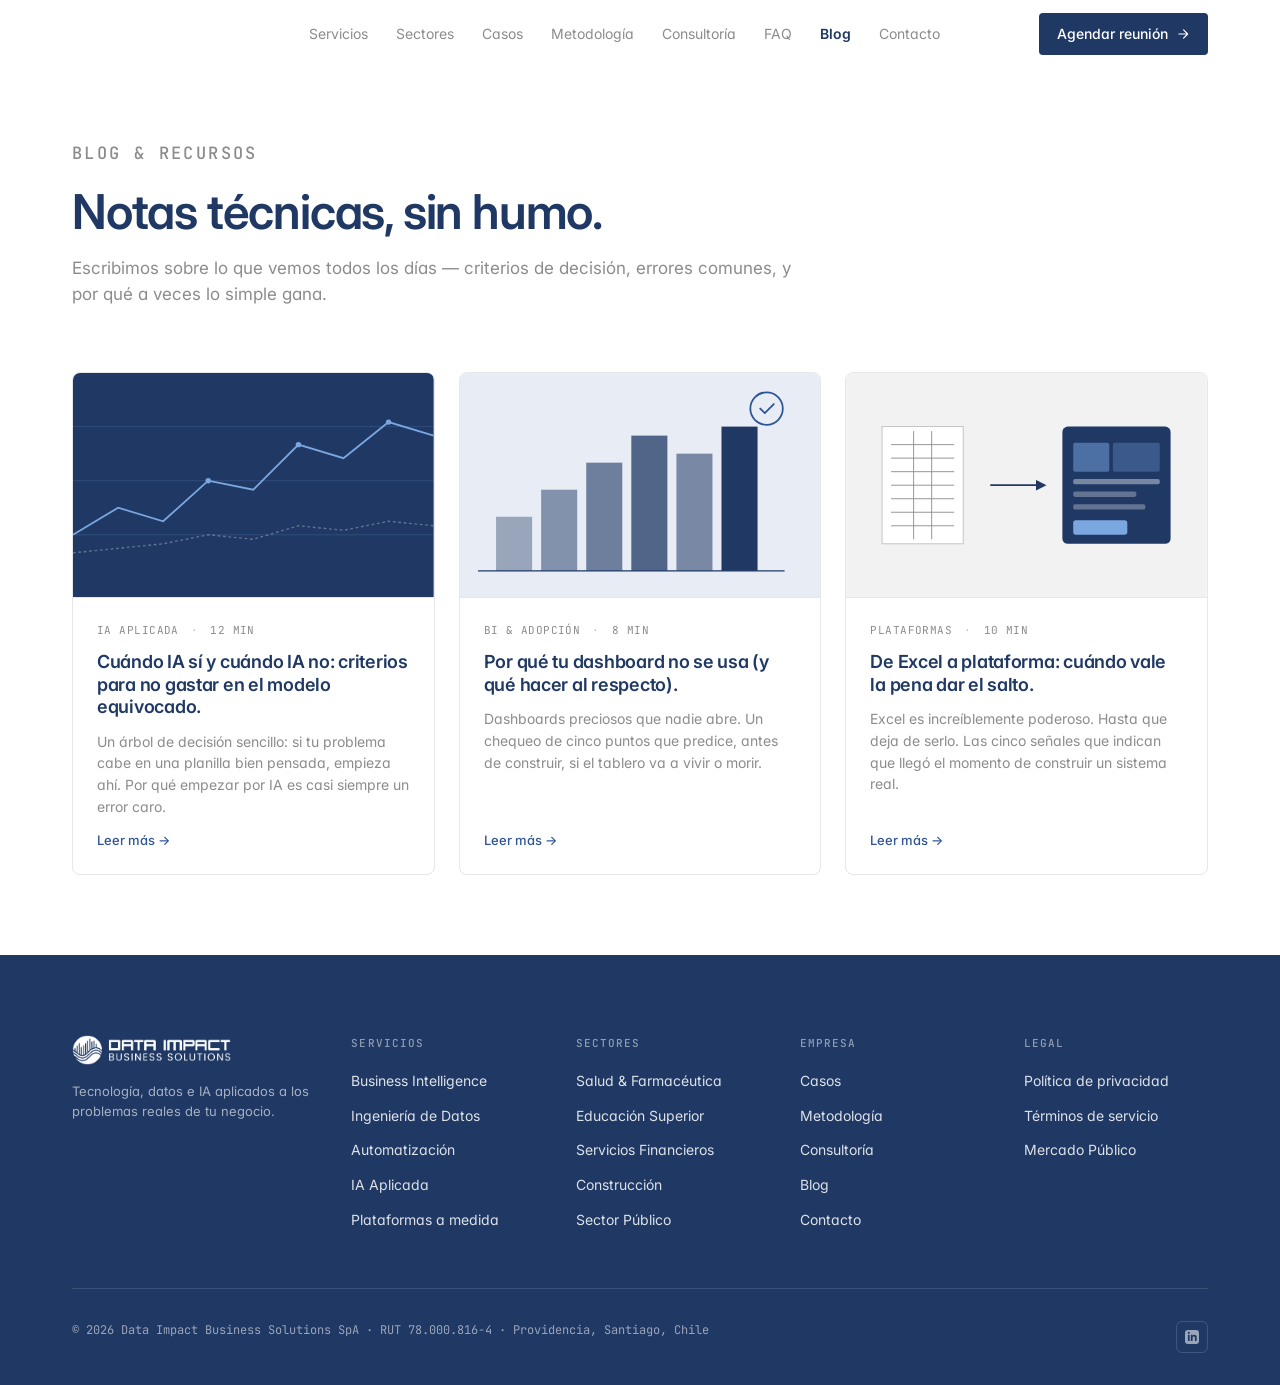
<file: blog/index.html>
<!doctype html>
<html lang="es">
<head>
<meta charset="utf-8" />
<meta name="viewport" content="width=device-width,initial-scale=1" />
<title>Blog — Data Impact Business Solutions</title>
<meta name="description" content="Notas técnicas sobre BI, datos, automatización e IA aplicada. Criterios de decisión, errores comunes, y por qué a veces lo simple gana." />
<meta name="theme-color" content="#1F3864" />
<meta name="color-scheme" content="light dark" />
<link rel="icon" type="image/png" href="../assets/logo-solutions-dark.png" />

<link rel="preconnect" href="https://fonts.googleapis.com">
<link rel="preconnect" href="https://fonts.gstatic.com" crossorigin>
<link href="https://fonts.googleapis.com/css2?family=Inter:wght@300;400;500;600;700&family=JetBrains+Mono:wght@400;500&display=swap" rel="stylesheet">

<link rel="stylesheet" href="../assets/css/styles.css" />
</head>
<body>

<!-- ============ NAV ============ -->
<nav class="nav" id="nav">
  <div class="nav-inner">
    <a href="../index.html#top" class="logo" aria-label="Data Impact Business Solutions">
      <img src="../assets/logo-solutions-dark.png" alt="Data Impact Solutions" class="logo-img logo-img-light" />
      <img src="../assets/logo-solutions-light.png" alt="Data Impact Solutions" class="logo-img logo-img-dark" />
    </a>
    <div class="nav-links">
      <a href="../index.html#servicios">Servicios</a>
      <a href="../index.html#sectores">Sectores</a>
      <a href="../index.html#casos">Casos</a>
      <a href="../index.html#metodologia">Metodología</a>
      <a href="../index.html#consultoria">Consultoría</a>
      <a href="../index.html#faq">FAQ</a>
      <a href="index.html" style="color: var(--navy); font-weight: 600;">Blog</a>
      <a href="../index.html#contacto">Contacto</a>
    </div>
    <a href="../index.html#contacto" class="nav-cta">
      Agendar reunión
      <svg width="14" height="14" viewBox="0 0 24 24" fill="none" stroke="currentColor" stroke-width="2" stroke-linecap="round" stroke-linejoin="round"><path d="M5 12h14M13 5l7 7-7 7"/></svg>
    </a>
  </div>
</nav>

<main id="top">

<section class="sec blog-index" style="padding: 140px 0 80px;">
  <div class="container">
    <div class="sec-head reveal">
      <p class="eyebrow">Blog &amp; Recursos</p>
      <h2>Notas técnicas, sin humo.</h2>
      <p>Escribimos sobre lo que vemos todos los días — criterios de decisión, errores comunes, y por qué a veces lo simple gana.</p>
    </div>

    <div class="blog">
      <article class="post reveal">
        <div class="post-cover">
          <svg viewBox="0 0 400 250" preserveAspectRatio="xMidYMid slice">
            <rect width="400" height="250" fill="#1F3864"/>
            <g stroke="rgba(123,167,225,.2)" stroke-width="1">
              <line x1="0" y1="60" x2="400" y2="60"/>
              <line x1="0" y1="120" x2="400" y2="120"/>
              <line x1="0" y1="180" x2="400" y2="180"/>
            </g>
            <path d="M 0 180 L 50 150 L 100 165 L 150 120 L 200 130 L 250 80 L 300 95 L 350 55 L 400 70" fill="none" stroke="#7BA7E1" stroke-width="2"/>
            <path d="M 0 200 L 50 195 L 100 190 L 150 180 L 200 185 L 250 170 L 300 175 L 350 165 L 400 170" fill="none" stroke="rgba(255,255,255,.3)" stroke-width="1.5" stroke-dasharray="3 3"/>
            <g fill="#7BA7E1"><circle cx="150" cy="120" r="3"/><circle cx="250" cy="80" r="3"/><circle cx="350" cy="55" r="3"/></g>
          </svg>
        </div>
        <div class="post-body">
          <div class="post-meta"><span>IA APLICADA</span><span class="dot">·</span><span>12 MIN</span></div>
          <h3>Cuándo IA sí y cuándo IA no: criterios para no gastar en el modelo equivocado.</h3>
          <p class="post-excerpt">Un árbol de decisión sencillo: si tu problema cabe en una planilla bien pensada, empieza ahí. Por qué empezar por IA es casi siempre un error caro.</p>
          <a class="post-link" href="cuando-ia-si-y-cuando-no.html">Leer más →</a>
        </div>
      </article>

      <article class="post reveal d1">
        <div class="post-cover">
          <svg viewBox="0 0 400 250" preserveAspectRatio="xMidYMid slice">
            <rect width="400" height="250" fill="#E8EDF5"/>
            <g fill="#1F3864">
              <rect x="40" y="160" width="40" height="60" opacity=".4"/>
              <rect x="90" y="130" width="40" height="90" opacity=".5"/>
              <rect x="140" y="100" width="40" height="120" opacity=".6"/>
              <rect x="190" y="70" width="40" height="150" opacity=".75"/>
              <rect x="240" y="90" width="40" height="130" opacity=".55"/>
              <rect x="290" y="60" width="40" height="160"/>
            </g>
            <line x1="20" y1="220" x2="360" y2="220" stroke="#1F3864" stroke-width="1.5"/>
            <circle cx="340" cy="40" r="18" fill="none" stroke="#2E5597" stroke-width="2"/>
            <path d="M 333 40 L 338 45 L 348 35" stroke="#2E5597" stroke-width="2" fill="none" stroke-linecap="round" stroke-linejoin="round"/>
          </svg>
        </div>
        <div class="post-body">
          <div class="post-meta"><span>BI &amp; ADOPCIÓN</span><span class="dot">·</span><span>8 MIN</span></div>
          <h3>Por qué tu dashboard no se usa (y qué hacer al respecto).</h3>
          <p class="post-excerpt">Dashboards preciosos que nadie abre. Un chequeo de cinco puntos que predice, antes de construir, si el tablero va a vivir o morir.</p>
          <a class="post-link" href="por-que-tu-dashboard-no-se-usa.html">Leer más →</a>
        </div>
      </article>

      <article class="post reveal d2">
        <div class="post-cover">
          <svg viewBox="0 0 400 250" preserveAspectRatio="xMidYMid slice">
            <rect width="400" height="250" fill="#F2F2F2"/>
            <rect x="40" y="60" width="90" height="130" fill="#fff" stroke="#BFBFBF"/>
            <g stroke="#8C8C8C" stroke-width="1">
              <line x1="50" y1="80" x2="120" y2="80"/>
              <line x1="50" y1="95" x2="120" y2="95"/>
              <line x1="50" y1="110" x2="120" y2="110"/>
              <line x1="50" y1="125" x2="120" y2="125"/>
              <line x1="50" y1="140" x2="120" y2="140"/>
              <line x1="50" y1="155" x2="120" y2="155"/>
              <line x1="50" y1="170" x2="120" y2="170"/>
              <line x1="75" y1="65" x2="75" y2="185"/>
              <line x1="95" y1="65" x2="95" y2="185"/>
            </g>
            <path d="M 160 125 L 220 125" stroke="#1F3864" stroke-width="2" marker-end="url(#arr)" fill="none"/>
            <defs><marker id="arr" viewBox="0 0 10 10" refX="8" refY="5" markerWidth="6" markerHeight="6" orient="auto"><path d="M0 0 L10 5 L0 10 z" fill="#1F3864"/></marker></defs>
            <rect x="240" y="60" width="120" height="130" rx="6" fill="#1F3864"/>
            <rect x="252" y="78" width="40" height="32" rx="2" fill="#7BA7E1" opacity=".5"/>
            <rect x="296" y="78" width="52" height="32" rx="2" fill="#7BA7E1" opacity=".3"/>
            <rect x="252" y="118" width="96" height="6" rx="2" fill="rgba(255,255,255,.4)"/>
            <rect x="252" y="132" width="70" height="6" rx="2" fill="rgba(255,255,255,.3)"/>
            <rect x="252" y="146" width="80" height="6" rx="2" fill="rgba(255,255,255,.3)"/>
            <rect x="252" y="164" width="60" height="16" rx="3" fill="#7BA7E1"/>
          </svg>
        </div>
        <div class="post-body">
          <div class="post-meta"><span>PLATAFORMAS</span><span class="dot">·</span><span>10 MIN</span></div>
          <h3>De Excel a plataforma: cuándo vale la pena dar el salto.</h3>
          <p class="post-excerpt">Excel es increíblemente poderoso. Hasta que deja de serlo. Las cinco señales que indican que llegó el momento de construir un sistema real.</p>
          <a class="post-link" href="de-excel-a-plataforma.html">Leer más →</a>
        </div>
      </article>
    </div>
  </div>
</section>

</main>

<!-- ============ FOOTER ============ -->
<footer>
  <div class="container">
    <div class="foot">
      <div class="foot-logo">
        <a href="../index.html#top" class="logo" aria-label="Data Impact Business Solutions">
          <img src="../assets/logo-solutions-light.png" alt="Data Impact Solutions" class="foot-logo-img" />
        </a>
        <p>Tecnología, datos e IA aplicados a los problemas reales de tu negocio.</p>
      </div>
      <div>
        <h5>Servicios</h5>
        <ul>
          <li><a href="../index.html#servicios">Business Intelligence</a></li>
          <li><a href="../index.html#servicios">Ingeniería de Datos</a></li>
          <li><a href="../index.html#servicios">Automatización</a></li>
          <li><a href="../index.html#servicios">IA Aplicada</a></li>
          <li><a href="../index.html#servicios">Plataformas a medida</a></li>
        </ul>
      </div>
      <div>
        <h5>Sectores</h5>
        <ul>
          <li><a href="../index.html#sectores">Salud &amp; Farmacéutica</a></li>
          <li><a href="../index.html#sectores">Educación Superior</a></li>
          <li><a href="../index.html#sectores">Servicios Financieros</a></li>
          <li><a href="../index.html#sectores">Construcción</a></li>
          <li><a href="../index.html#sectores">Sector Público</a></li>
        </ul>
      </div>
      <div>
        <h5>Empresa</h5>
        <ul>
          <li><a href="../index.html#casos">Casos</a></li>
          <li><a href="../index.html#metodologia">Metodología</a></li>
          <li><a href="../index.html#consultoria">Consultoría</a></li>
          <li><a href="index.html">Blog</a></li>
          <li><a href="../index.html#contacto">Contacto</a></li>
        </ul>
      </div>
      <div>
        <h5>Legal</h5>
        <ul>
          <li><a href="#">Política de privacidad</a></li>
          <li><a href="#">Términos de servicio</a></li>
          <li><a href="#">Mercado Público</a></li>
        </ul>
      </div>
    </div>
    <div class="foot-bottom">
      <span>© 2026 Data Impact Business Solutions SpA · RUT 78.000.816-4 · Providencia, Santiago, Chile</span>
      <div class="social">
        <a href="#" aria-label="LinkedIn">
          <svg width="14" height="14" viewBox="0 0 24 24" fill="currentColor"><path d="M19 0H5a5 5 0 00-5 5v14a5 5 0 005 5h14a5 5 0 005-5V5a5 5 0 00-5-5zM8 19H5V8h3v11zM6.5 6.7A1.8 1.8 0 118.3 4.9a1.8 1.8 0 01-1.8 1.8zM20 19h-3v-5.6c0-3.4-4-3.1-4 0V19h-3V8h3v1.8c1.4-2.6 7-2.8 7 2.5V19z"/></svg>
        </a>
      </div>
    </div>
  </div>
</footer>

<script>
  // Nav scroll
  const nav = document.getElementById('nav');
  const onScroll = () => nav.classList.toggle('scrolled', window.scrollY > 10);
  window.addEventListener('scroll', onScroll, { passive: true });
  onScroll();

  // Reveal on scroll
  const io = new IntersectionObserver((entries) => {
    entries.forEach(e => {
      if (e.isIntersecting) { e.target.classList.add('in'); io.unobserve(e.target); }
    });
  }, { threshold: 0.12, rootMargin: '0px 0px -60px 0px' });
  document.querySelectorAll('.reveal').forEach(el => io.observe(el));
</script>

</body>
</html>
</file>
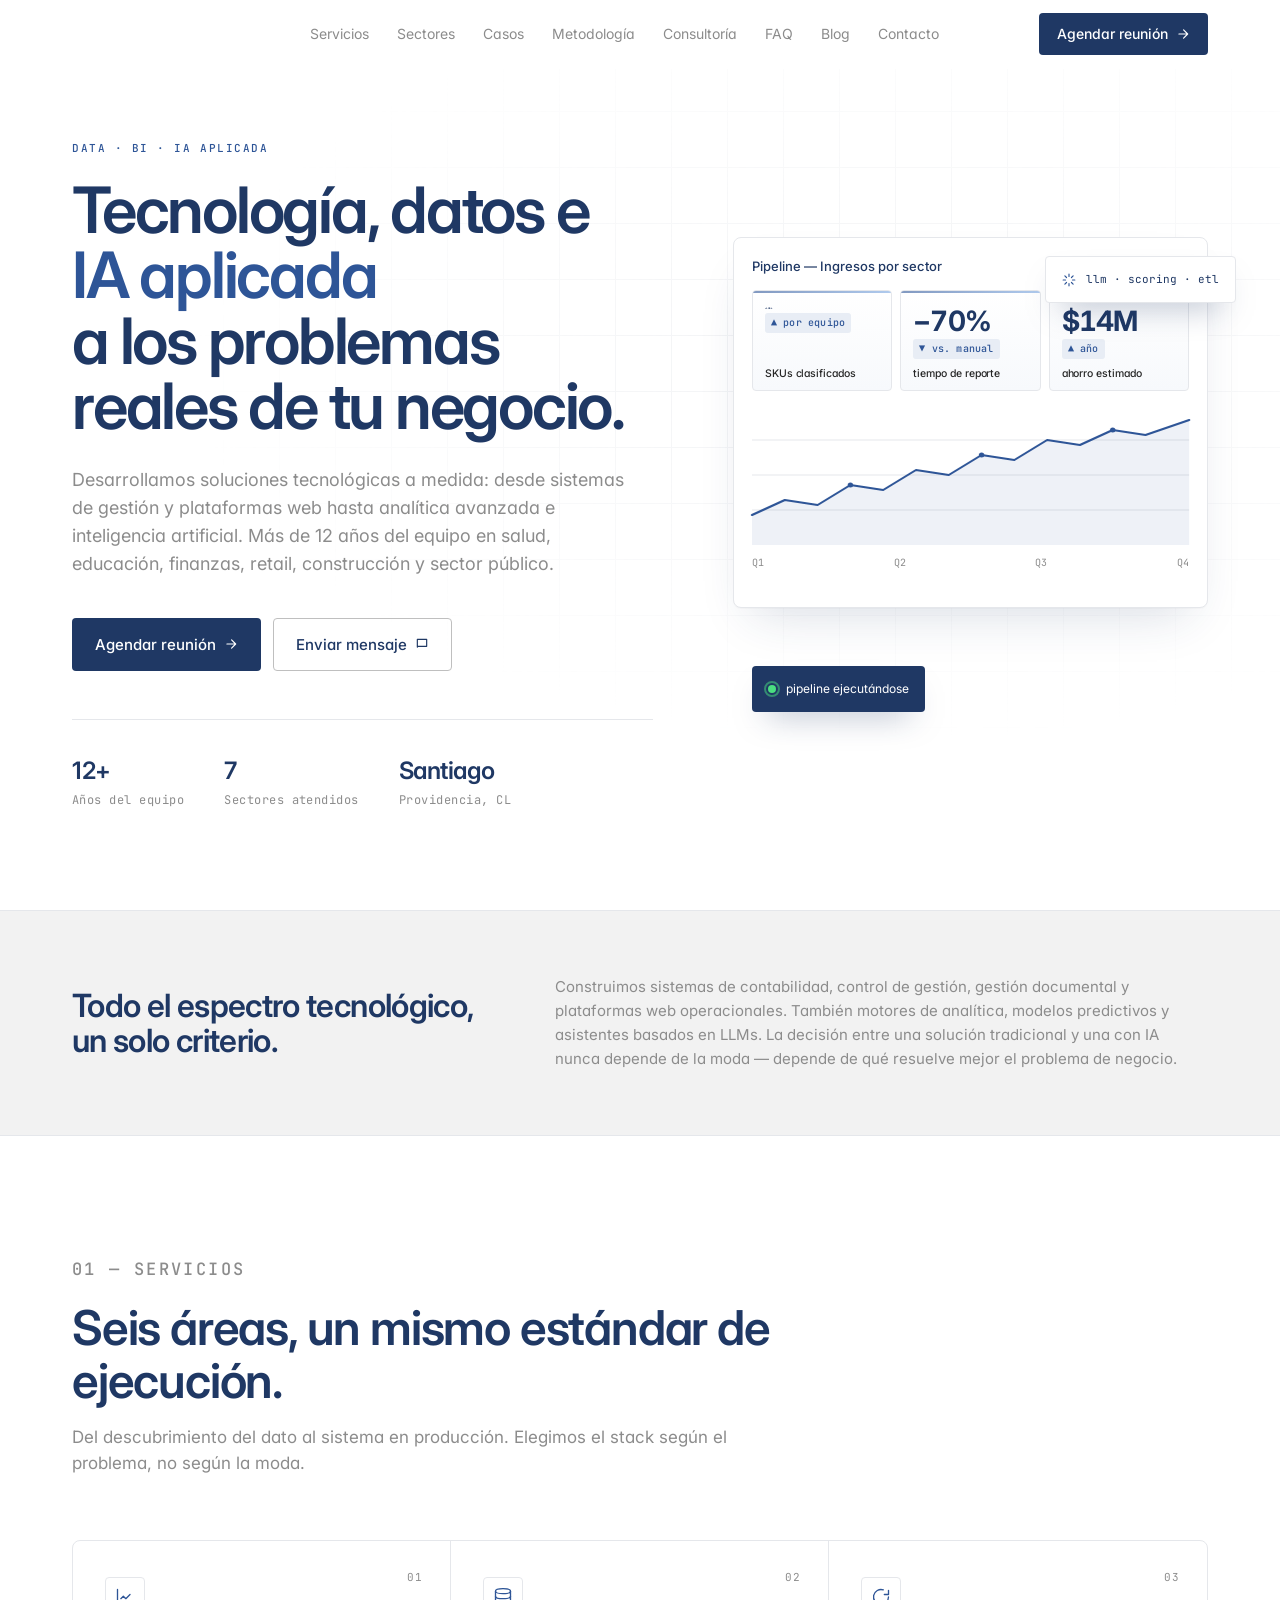
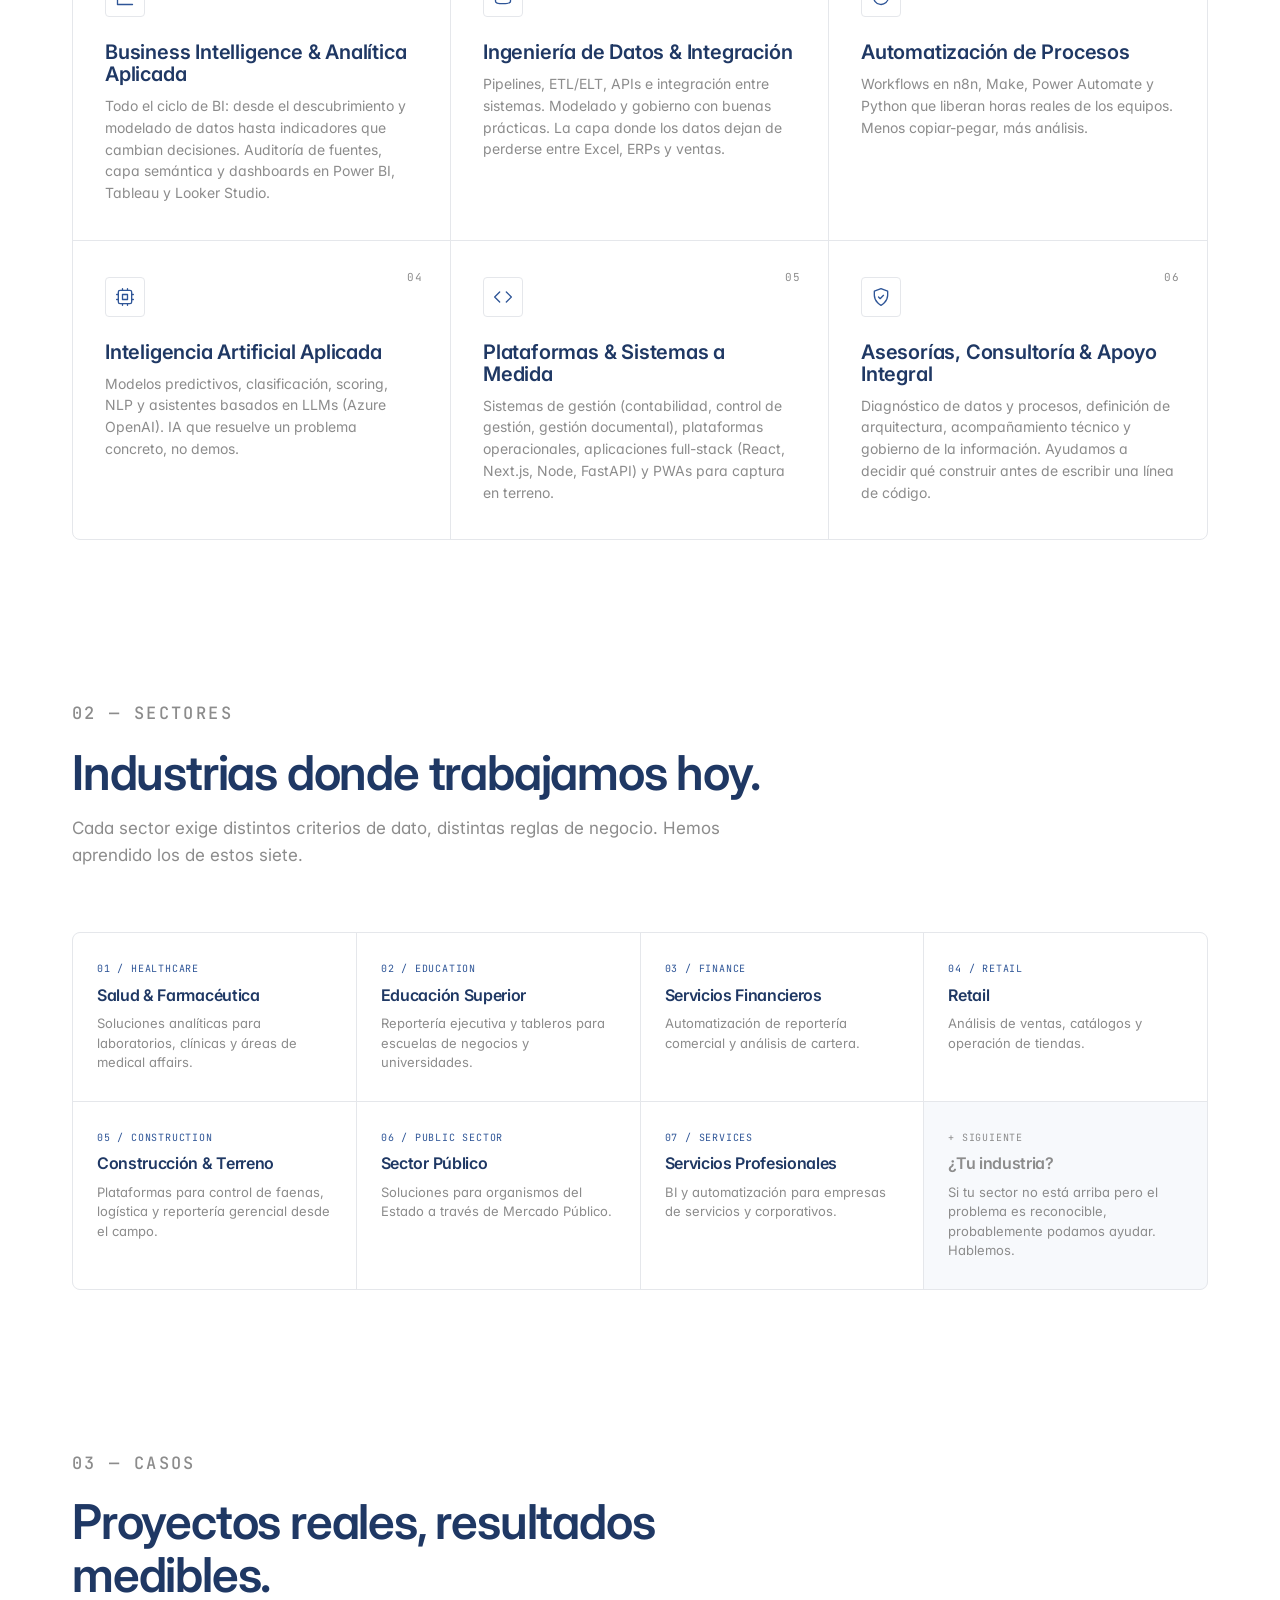
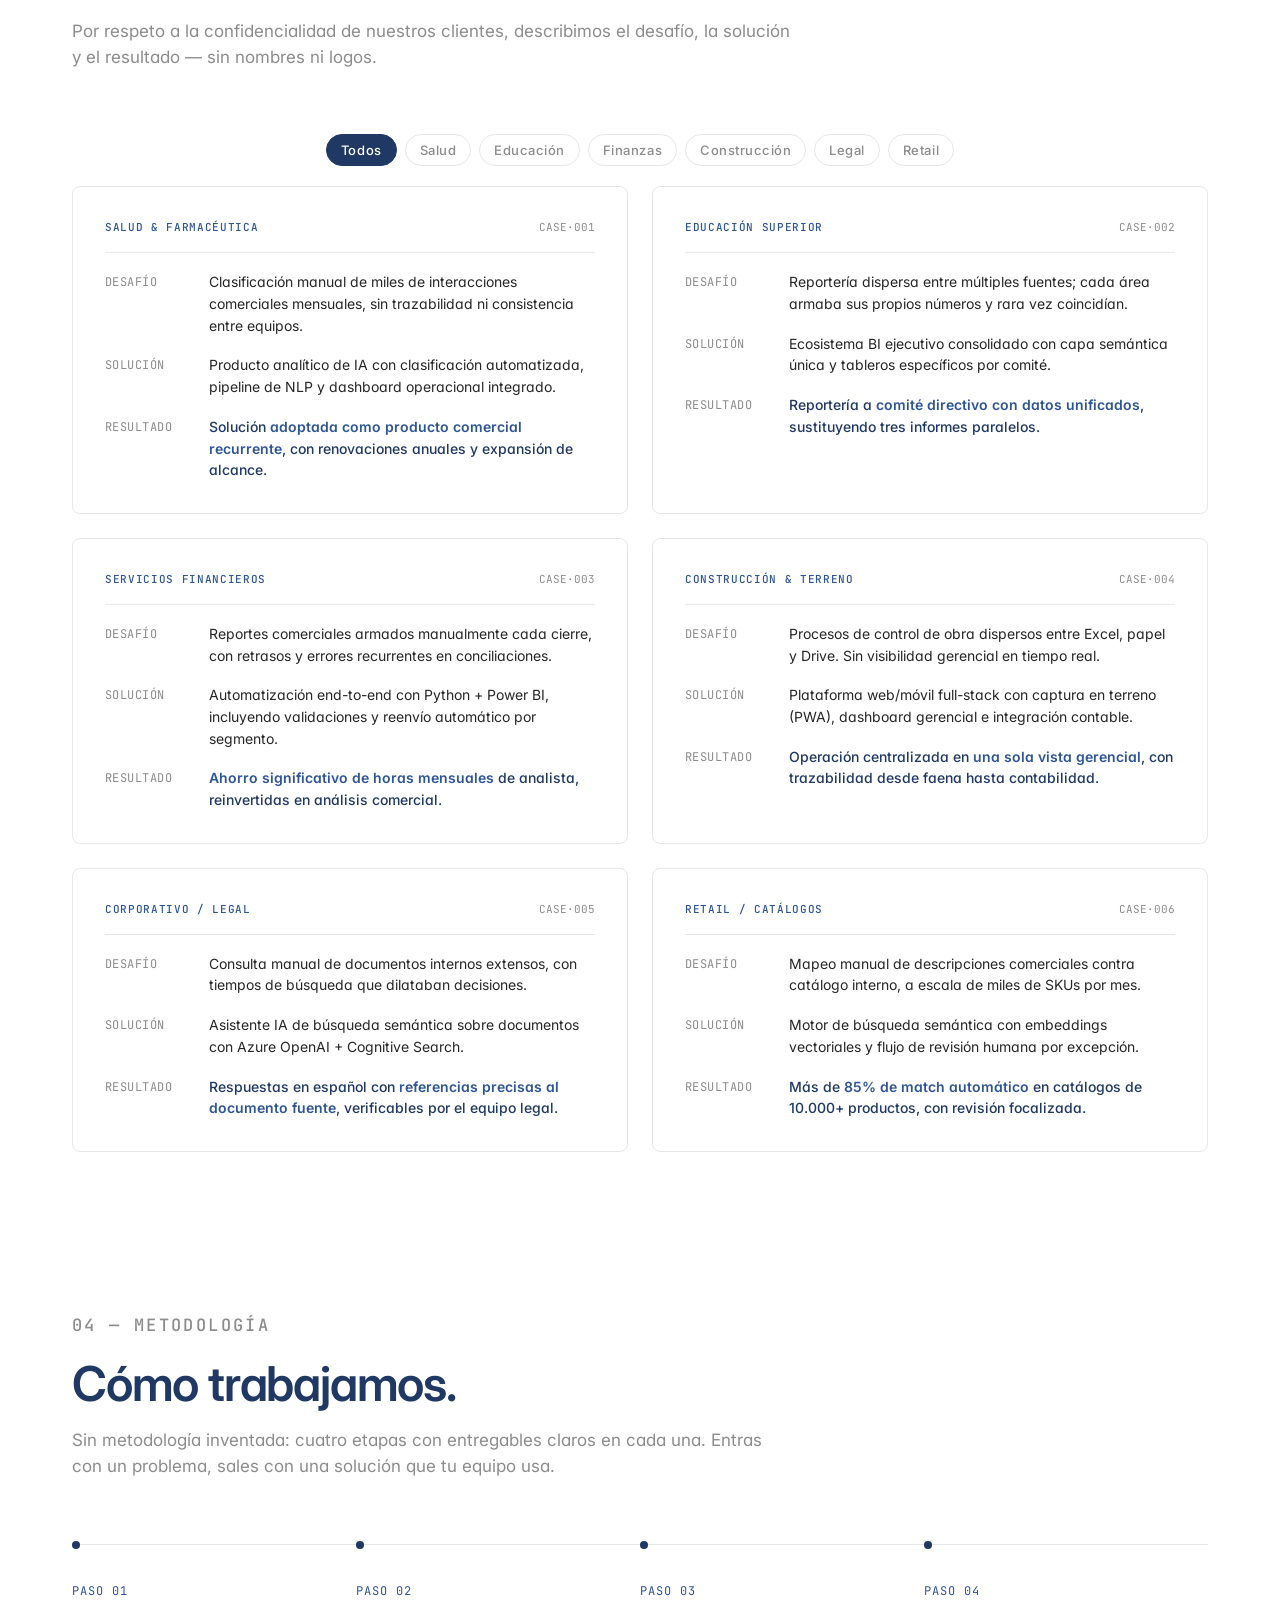
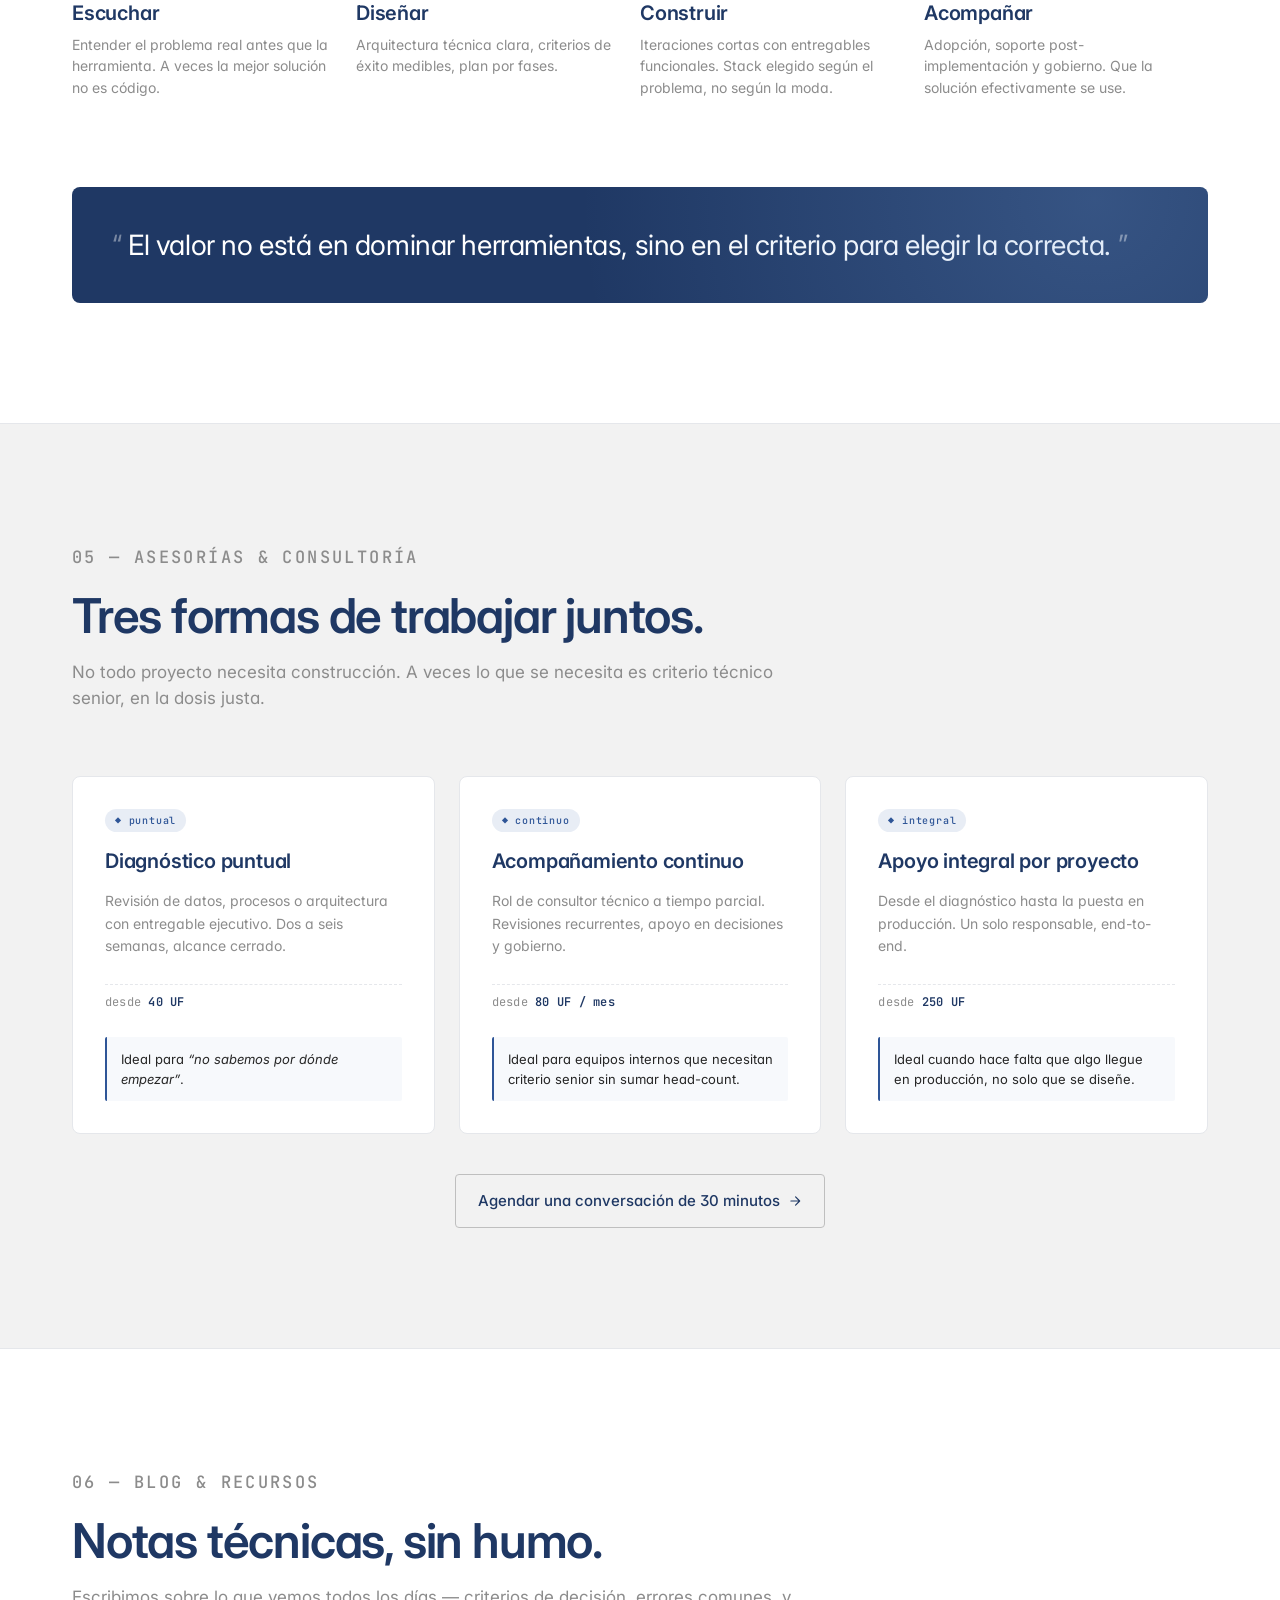
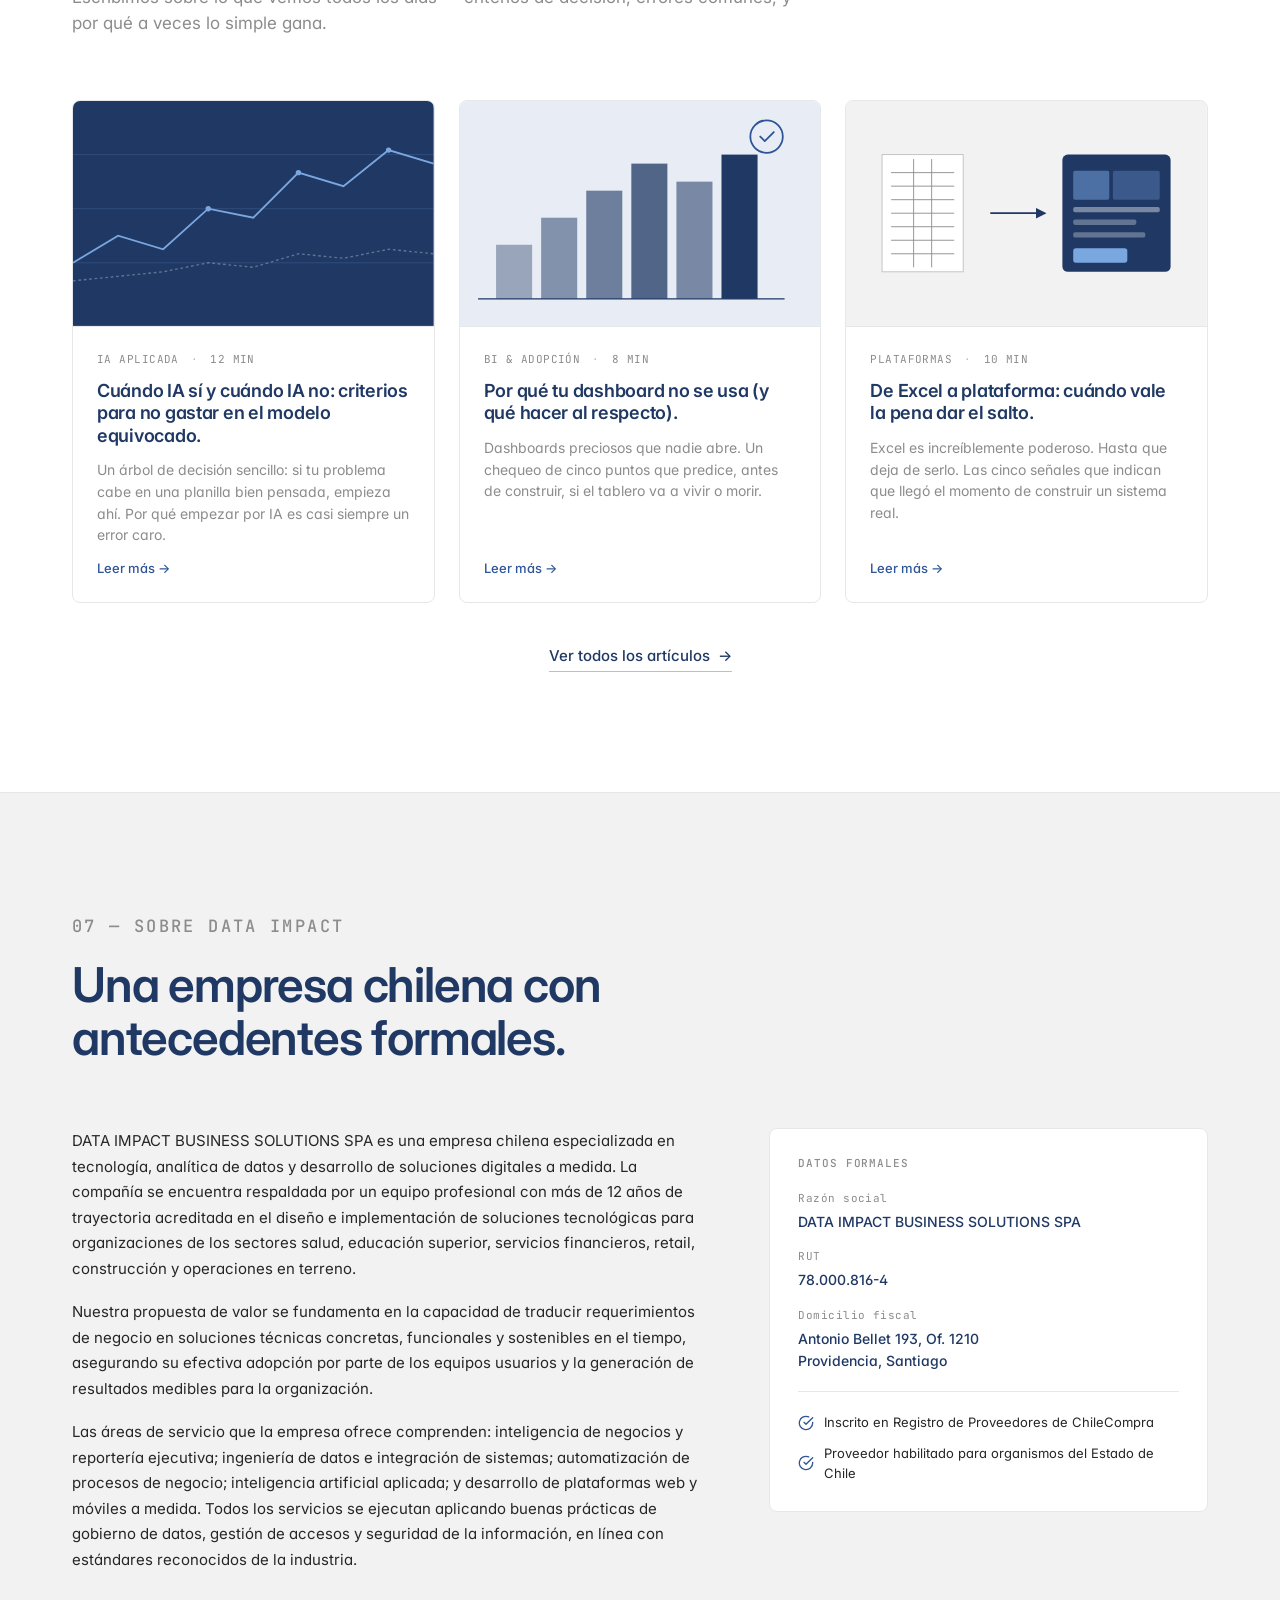
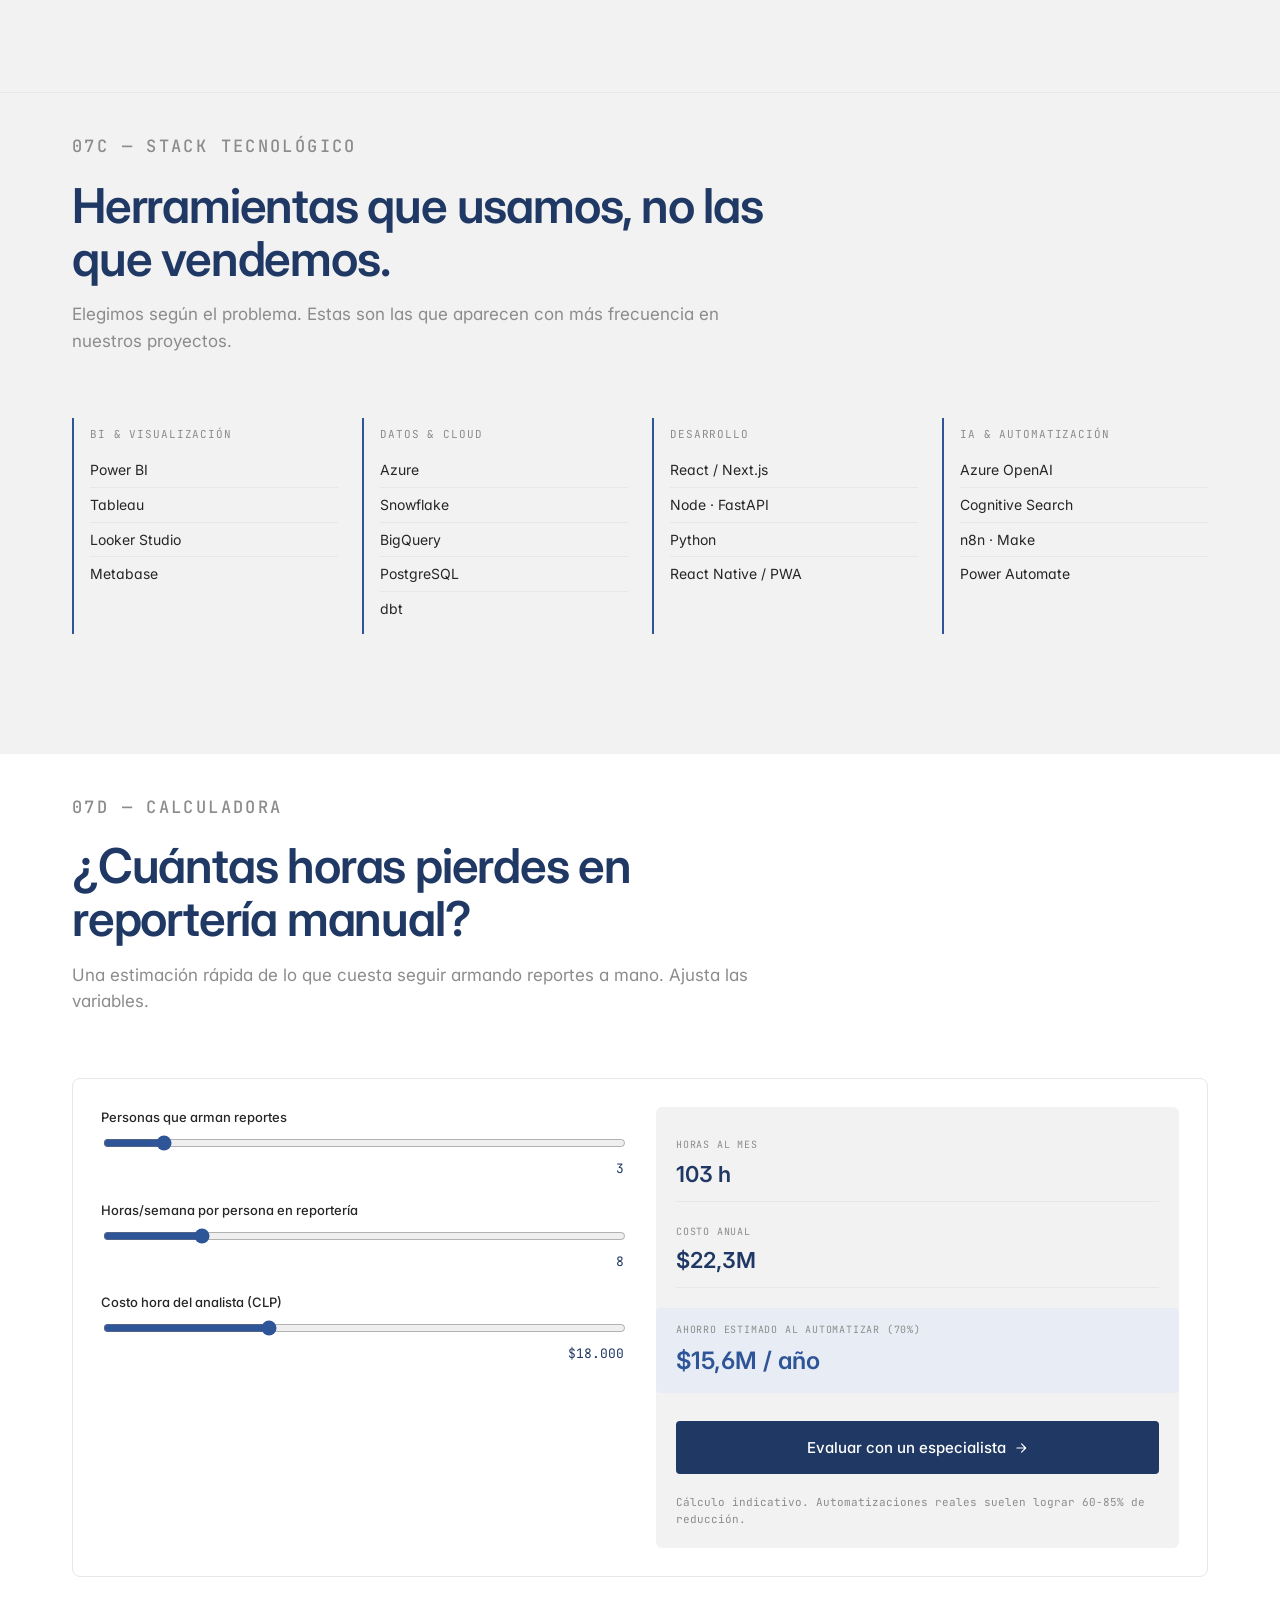
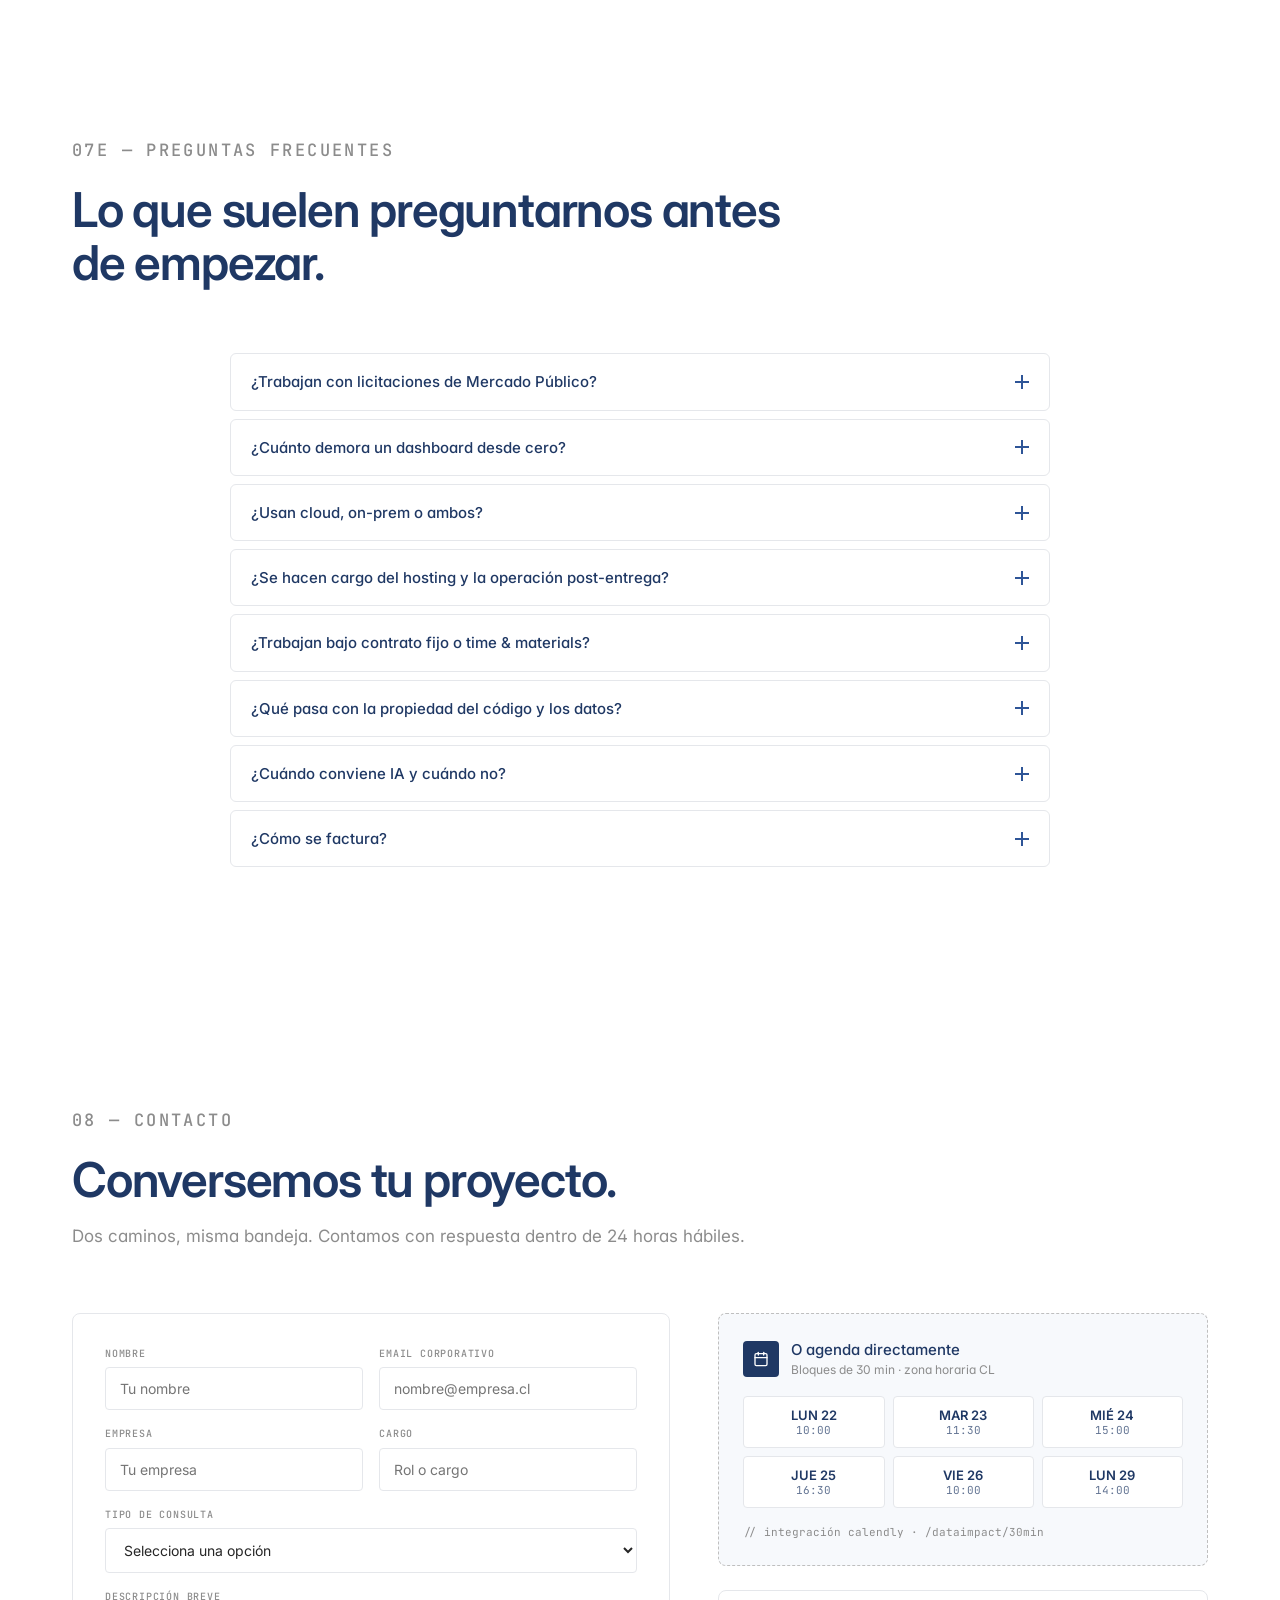
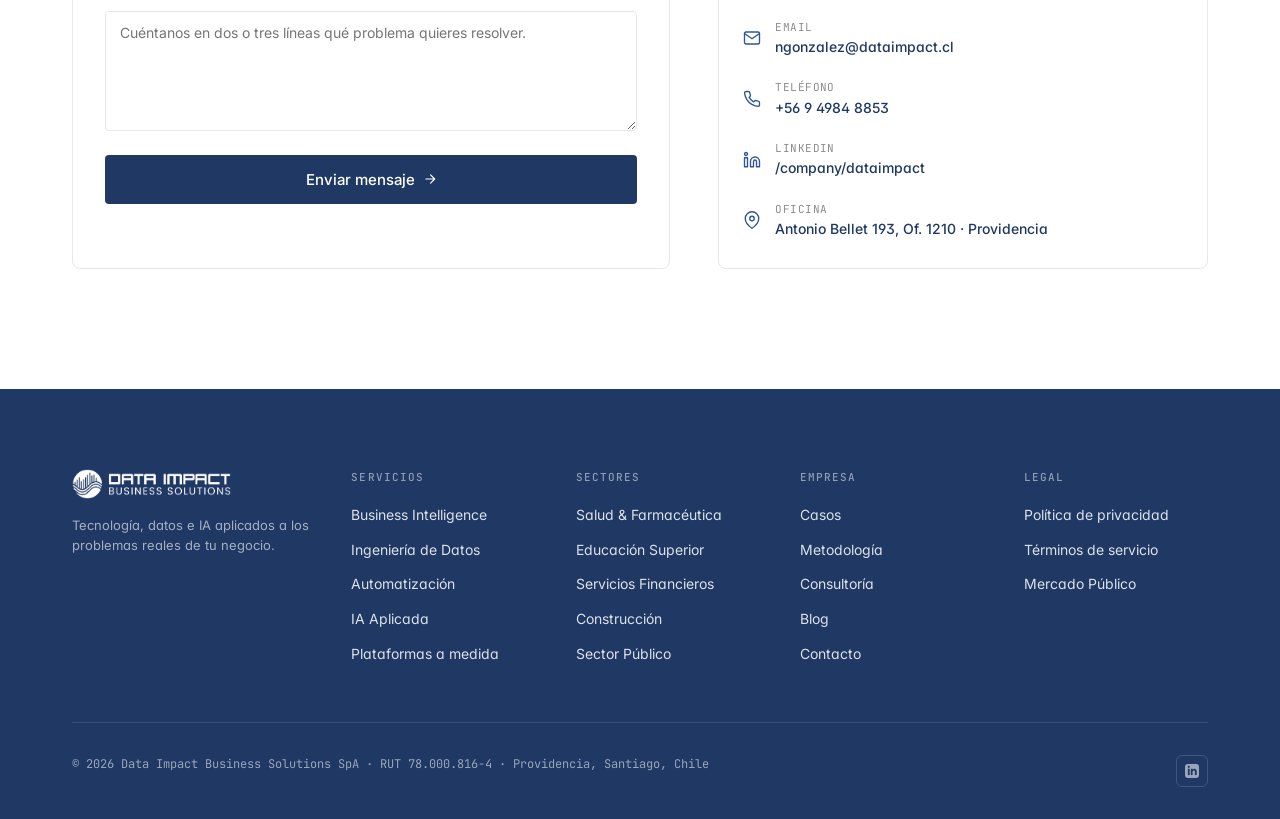
<file: project/index.html>
<!doctype html>
<html lang="es">
<head>
<meta charset="utf-8" />
<meta name="viewport" content="width=device-width,initial-scale=1" />
<title>Data Impact Business Solutions — Datos, BI e IA aplicados al negocio</title>
<meta name="description" content="Desarrollamos soluciones tecnológicas a medida: sistemas de gestión, plataformas web, analítica avanzada e IA aplicada. 12+ años de experiencia en salud, educación, finanzas, retail, construcción y sector público." />
<meta property="og:title" content="Data Impact Business Solutions" />
<meta property="og:description" content="Tecnología, datos e IA aplicados a los problemas reales de tu negocio." />
<meta property="og:type" content="website" />
<meta property="og:url" content="https://dataimpact.cl" />

<link rel="preconnect" href="https://fonts.googleapis.com">
<link rel="preconnect" href="https://fonts.gstatic.com" crossorigin>
<link href="https://fonts.googleapis.com/css2?family=Inter:wght@300;400;500;600;700&family=JetBrains+Mono:wght@400;500&display=swap" rel="stylesheet">

<script type="application/ld+json">
{
  "@context": "https://schema.org",
  "@type": "Organization",
  "name": "Data Impact Business Solutions SpA",
  "url": "https://dataimpact.cl",
  "email": "ngonzalez@dataimpact.cl",
  "telephone": "+56 9 4984 8853",
  "address": {
    "@type": "PostalAddress",
    "streetAddress": "Antonio Bellet 193, Of. 1210",
    "addressLocality": "Providencia",
    "addressRegion": "Santiago",
    "addressCountry": "CL"
  }
}
</script>

<script type="application/ld+json">
{
  "@context": "https://schema.org",
  "@type": "ProfessionalService",
  "name": "Data Impact Business Solutions SpA",
  "image": "https://dataimpact.cl/logo.png",
  "url": "https://dataimpact.cl",
  "telephone": "+56 9 4984 8853",
  "email": "ngonzalez@dataimpact.cl",
  "priceRange": "$$",
  "address": {
    "@type": "PostalAddress",
    "streetAddress": "Antonio Bellet 193, Of. 1210",
    "addressLocality": "Providencia",
    "addressRegion": "Región Metropolitana",
    "postalCode": "7500000",
    "addressCountry": "CL"
  },
  "geo": { "@type": "GeoCoordinates", "latitude": -33.4225, "longitude": -70.6088 },
  "areaServed": { "@type": "Country", "name": "Chile" },
  "hasOfferCatalog": {
    "@type": "OfferCatalog",
    "name": "Servicios Data Impact",
    "itemListElement": [
      { "@type": "Offer", "itemOffered": { "@type": "Service", "name": "Business Intelligence & Analítica Aplicada", "description": "Auditoría de fuentes, capa semántica y dashboards ejecutivos en Power BI, Tableau y Looker Studio." } },
      { "@type": "Offer", "itemOffered": { "@type": "Service", "name": "Ingeniería de Datos & Integración", "description": "Pipelines, ETL/ELT, APIs e integración entre sistemas con gobierno de datos." } },
      { "@type": "Offer", "itemOffered": { "@type": "Service", "name": "Automatización de Procesos de Negocio", "description": "Workflows en n8n, Make, Power Automate y Python para liberar horas operativas." } },
      { "@type": "Offer", "itemOffered": { "@type": "Service", "name": "Inteligencia Artificial Aplicada", "description": "Modelos predictivos, clasificación, scoring, NLP y asistentes LLM sobre Azure OpenAI." } },
      { "@type": "Offer", "itemOffered": { "@type": "Service", "name": "Plataformas y Sistemas a Medida", "description": "Sistemas de gestión, plataformas operacionales, aplicaciones full-stack y PWAs." } },
      { "@type": "Offer", "itemOffered": { "@type": "Service", "name": "Asesorías y Consultoría", "description": "Diagnóstico de datos y procesos, arquitectura, acompañamiento técnico y gobierno." } }
    ]
  }
}
</script>

<script type="application/ld+json">
{
  "@context": "https://schema.org",
  "@type": "FAQPage",
  "mainEntity": [
    { "@type": "Question", "name": "¿Trabajan con licitaciones de Mercado Público?", "acceptedAnswer": { "@type": "Answer", "text": "Sí. Estamos inscritos en el Registro de Proveedores de ChileCompra y habilitados para contratar con organismos del Estado. Preparamos propuestas técnicas, económicas y documentación exigida por las bases." } },
    { "@type": "Question", "name": "¿Cuánto demora un dashboard desde cero?", "acceptedAnswer": { "@type": "Answer", "text": "Un MVP con datos conectados y 3-5 indicadores clave toma típicamente entre 3 y 6 semanas. Un ecosistema completo puede extenderse a 3-4 meses." } },
    { "@type": "Question", "name": "¿Usan cloud, on-prem o ambos?", "acceptedAnswer": { "@type": "Answer", "text": "Ambos. La mayoría de proyectos nuevos van a Azure, Snowflake o BigQuery, pero mantenemos implementaciones on-prem cuando el contexto lo requiere." } },
    { "@type": "Question", "name": "¿Se hacen cargo del hosting y la operación post-entrega?", "acceptedAnswer": { "@type": "Answer", "text": "Sí, como servicio opcional. Ofrecemos soporte y monitoreo por SLA mensual, o traspaso operativo al equipo interno con documentación y capacitación." } },
    { "@type": "Question", "name": "¿Trabajan bajo contrato fijo o time & materials?", "acceptedAnswer": { "@type": "Answer", "text": "Depende del alcance. Proyectos definidos van a precio cerrado por fases; acompañamientos continuos funcionan en bloques mensuales." } },
    { "@type": "Question", "name": "¿Qué pasa con la propiedad del código y los datos?", "acceptedAnswer": { "@type": "Answer", "text": "Todo el código desarrollado a medida queda de propiedad del cliente. Los datos nunca salen de sus ambientes sin autorización explícita. Firmamos NDA al inicio." } },
    { "@type": "Question", "name": "¿Cuándo conviene IA y cuándo no?", "acceptedAnswer": { "@type": "Answer", "text": "IA conviene con problemas de escala, ambigüedad lingüística o patrones no-obvios. Para reglas claras y cálculos determinísticos, una solución tradicional es más barata, rápida y confiable." } },
    { "@type": "Question", "name": "¿Cómo se factura?", "acceptedAnswer": { "@type": "Answer", "text": "Emitimos factura electrónica chilena. Para sector público, se emite según la Orden de Compra del portal Mercado Público." } }
  ]
}
</script>

<style>
  :root {
    --navy: #1F3864;
    --blue: #2E5597;
    --blue-soft: #7BA7E1;
    --blue-wash: #E8EDF5;
    --ink: #262626;
    --ink-2: #8C8C8C;
    --line: #BFBFBF;
    --line-2: #E5E7EB;
    --bg: #ffffff;
    --bg-alt: #F2F2F2;
    --bg-tint: #F7F9FC;
    --radius: 4px;
    --radius-lg: 8px;
    --container: 1200px;
    --ease: cubic-bezier(.2,.7,.2,1);
  }

  [data-theme="dark"] {
    --navy: #E8EDF5;
    --blue: #7BA7E1;
    --blue-soft: #2E5597;
    --blue-wash: #11224a;
    --ink: #E8EDF5;
    --ink-2: #8a96ad;
    --line: #2a3654;
    --line-2: #1f2a44;
    --bg: #0b1324;
    --bg-alt: #0f1a30;
    --bg-tint: #0d1628;
  }

  * { box-sizing: border-box; }
  html { scroll-behavior: smooth; }
  body {
    margin: 0;
    font-family: 'Inter', system-ui, -apple-system, sans-serif;
    color: var(--ink);
    background: var(--bg);
    font-size: 16px;
    line-height: 1.55;
    -webkit-font-smoothing: antialiased;
    font-feature-settings: "ss01", "cv11";
    transition: background .3s var(--ease), color .3s var(--ease);
  }
  a { color: inherit; text-decoration: none; }
  button { font-family: inherit; cursor: pointer; border: 0; background: none; color: inherit; }

  .container { max-width: var(--container); margin: 0 auto; padding: 0 32px; }
  @media (max-width: 640px) { .container { padding: 0 20px; } }

  .eyebrow {
    font-family: 'JetBrains Mono', monospace;
    font-size: 11px;
    letter-spacing: .14em;
    text-transform: uppercase;
    color: var(--blue);
    font-weight: 500;
    margin: 0 0 20px;
  }

  h1, h2, h3, h4 { font-weight: 600; letter-spacing: -0.02em; line-height: 1.1; margin: 0; color: var(--navy); }
  h2 { font-size: clamp(32px, 4vw, 48px); letter-spacing: -0.025em; }
  h3 { font-size: 20px; letter-spacing: -0.01em; }
  p { margin: 0; }

  /* ============ NAV ============ */
  .nav {
    position: fixed; top: 0; left: 0; right: 0; z-index: 100;
    background: rgba(255,255,255,0.8);
    backdrop-filter: saturate(180%) blur(14px);
    -webkit-backdrop-filter: saturate(180%) blur(14px);
    border-bottom: 1px solid transparent;
    transition: background .25s var(--ease), border-color .25s var(--ease);
  }
  [data-theme="dark"] .nav { background: rgba(11,19,36,.82); }
  .nav.scrolled { border-bottom-color: var(--line-2); }
  .nav-inner {
    display: flex; align-items: center; justify-content: space-between;
    height: 68px;
    max-width: var(--container); margin: 0 auto; padding: 0 32px;
  }
  @media (max-width: 640px) { .nav-inner { padding: 0 20px; height: 60px; } }

  .logo { display: flex; align-items: center; gap: 10px; font-weight: 600; color: var(--navy); font-size: 15px; letter-spacing: -0.01em; }
  .logo-mark {
    width: 28px; height: 28px;
    background: var(--navy);
    border-radius: 5px;
    position: relative;
    display: grid; place-items: center;
  }
  .logo-mark::before, .logo-mark::after {
    content: ""; position: absolute; background: var(--blue-soft);
  }
  .logo-mark::before { left: 6px; bottom: 6px; width: 3px; height: 8px; }
  .logo-mark::after  { left: 12px; bottom: 6px; width: 3px; height: 14px; }
  .logo-mark i {
    position: absolute; left: 18px; bottom: 6px; width: 3px; height: 11px; background: #fff;
  }

  .nav-links { display: flex; gap: 28px; font-size: 14px; color: var(--ink-2); }
  .nav-links a { transition: color .15s var(--ease); }
  .nav-links a:hover { color: var(--navy); }
  @media (max-width: 960px) { .nav-links { display: none; } }

  .nav-cta {
    display: inline-flex; align-items: center; gap: 8px;
    background: var(--navy); color: #fff;
    padding: 10px 18px; border-radius: var(--radius);
    font-size: 14px; font-weight: 500;
    transition: background .15s var(--ease), transform .15s var(--ease);
  }
  [data-theme="dark"] .nav-cta { color: var(--bg); }
  .nav-cta:hover { background: var(--blue); }
  .nav-cta svg { transition: transform .2s var(--ease); }
  .nav-cta:hover svg { transform: translateX(2px); }

  .nav-mobile-toggle {
    display: none; width: 40px; height: 40px;
    align-items: center; justify-content: center;
  }
  @media (max-width: 960px) {
    .nav-mobile-toggle { display: inline-flex; }
    .nav-cta { display: none; }
  }

  /* ============ Reveal on scroll ============ */
  .reveal {
    opacity: 0;
    transform: translateY(16px);
    transition: opacity .7s var(--ease), transform .7s var(--ease);
  }
  .reveal.in { opacity: 1; transform: none; }
  .reveal.d1 { transition-delay: .05s; }
  .reveal.d2 { transition-delay: .12s; }
  .reveal.d3 { transition-delay: .2s; }
  .reveal.d4 { transition-delay: .28s; }
  @media (prefers-reduced-motion: reduce) {
    .reveal { opacity: 1; transform: none; }
  }

  /* ============ HERO ============ */
  .hero {
    padding: 140px 0 100px;
    position: relative;
    overflow: hidden;
  }
  .hero::before {
    content: "";
    position: absolute; inset: 0;
    background-image:
      linear-gradient(var(--line-2) 1px, transparent 1px),
      linear-gradient(90deg, var(--line-2) 1px, transparent 1px);
    background-size: 56px 56px;
    background-position: -1px -1px;
    mask-image: radial-gradient(ellipse 80% 60% at 70% 40%, #000 0%, transparent 70%);
    -webkit-mask-image: radial-gradient(ellipse 80% 60% at 70% 40%, #000 0%, transparent 70%);
    opacity: .6;
    pointer-events: none;
  }
  .hero-inner {
    display: grid;
    grid-template-columns: 1.1fr .9fr;
    gap: 80px;
    align-items: center;
    position: relative;
  }
  @media (max-width: 960px) {
    .hero { padding: 110px 0 60px; }
    .hero-inner { grid-template-columns: 1fr; gap: 48px; }
  }

  .hero h1 {
    font-size: clamp(36px, 5.2vw, 64px);
    letter-spacing: -0.035em;
    line-height: 1.02;
    margin-bottom: 28px;
  }
  .hero h1 em {
    font-style: normal;
    color: var(--blue);
    position: relative;
  }
  .hero-sub {
    font-size: 18px;
    color: var(--ink-2);
    max-width: 560px;
    line-height: 1.55;
    margin-bottom: 40px;
  }
  .hero-ctas { display: flex; gap: 12px; flex-wrap: wrap; }
  .btn {
    display: inline-flex; align-items: center; gap: 8px;
    padding: 14px 22px;
    border-radius: var(--radius);
    font-size: 15px; font-weight: 500;
    transition: all .15s var(--ease);
    border: 1px solid transparent;
    white-space: nowrap;
  }
  .btn svg { transition: transform .2s var(--ease); }
  .btn:hover svg { transform: translateX(2px); }
  .btn-primary { background: var(--navy); color: #fff; }
  [data-theme="dark"] .btn-primary { color: var(--bg); }
  .btn-primary:hover { background: var(--blue); }
  .btn-secondary {
    background: transparent;
    color: var(--navy);
    border-color: var(--line);
  }
  .btn-secondary:hover { border-color: var(--navy); background: var(--bg-alt); }

  .hero-meta {
    margin-top: 48px;
    display: flex; gap: 40px; flex-wrap: wrap;
    padding-top: 32px;
    border-top: 1px solid var(--line-2);
  }
  .hero-meta .item { display: flex; flex-direction: column; gap: 2px; }
  .hero-meta .num { font-size: 24px; font-weight: 600; color: var(--navy); letter-spacing: -0.02em; }
  .hero-meta .lbl { font-size: 12px; color: var(--ink-2); font-family: 'JetBrains Mono', monospace; letter-spacing: .04em; }

  /* Hero visual */
  .hero-visual {
    position: relative;
    aspect-ratio: 1 / 1;
    max-width: 520px;
    width: 100%;
    margin-left: auto;
  }
  @media (max-width: 960px) { .hero-visual { margin: 0 auto; max-width: 420px; } }

  .hv-card {
    position: absolute;
    background: var(--bg);
    border: 1px solid var(--line-2);
    border-radius: var(--radius-lg);
    box-shadow: 0 1px 0 rgba(0,0,0,0.02), 0 24px 48px -20px rgba(31,56,100,.18);
    padding: 18px;
  }
  .hv-main { inset: 0 0 22% 0; }
  .hv-main-header {
    display: flex; align-items: center; justify-content: space-between;
    margin-bottom: 14px;
  }
  .hv-main-header .title { font-size: 13px; font-weight: 500; color: var(--navy); }
  .hv-dots { display: flex; gap: 4px; }
  .hv-dots span { width: 7px; height: 7px; border-radius: 50%; background: var(--line); }

  .hv-kpi {
    display: grid; grid-template-columns: repeat(3, 1fr); gap: 8px;
    margin-bottom: 14px;
  }
  .hv-kpi .k {
    padding: 12px 12px 10px;
    border-radius: var(--radius);
    background: linear-gradient(180deg, var(--bg) 0%, var(--bg-tint) 100%);
    border: 1px solid var(--line-2);
    position: relative;
    overflow: hidden;
    display: flex; flex-direction: column; gap: 2px;
    min-height: 82px;
  }
  .hv-kpi .k::before {
    content: "";
    position: absolute; top: 0; left: 0; right: 0; height: 2px;
    background: linear-gradient(90deg, var(--blue), var(--blue-soft));
    opacity: .6;
  }
  .hv-kpi .k .v {
    font-size: clamp(22px, 2.2vw, 28px);
    font-weight: 700;
    color: var(--navy);
    letter-spacing: -0.03em;
    line-height: 1;
    font-feature-settings: 'tnum';
    margin-top: 4px;
  }
  .hv-kpi .k .l {
    font-size: 10.5px;
    color: var(--ink);
    font-weight: 500;
    line-height: 1.25;
    letter-spacing: -0.005em;
    margin-top: auto;
    padding-top: 6px;
  }
  .hv-kpi .k .t {
    display: inline-flex; align-items: center; gap: 3px;
    align-self: flex-start;
    font-size: 10px;
    font-family: 'JetBrains Mono', monospace;
    font-weight: 500;
    color: var(--blue);
    background: var(--blue-wash);
    padding: 2px 6px;
    border-radius: 3px;
    letter-spacing: .02em;
    margin-top: 2px;
  }
  [data-theme="dark"] .hv-kpi .k .t { color: var(--blue-soft); background: rgba(123,167,225,.12); }

  .hv-chart { height: 140px; position: relative; }
  .hv-chart svg { width: 100%; height: 100%; overflow: visible; }
  .hv-path {
    fill: none; stroke: var(--blue);
    stroke-width: 2; stroke-linecap: round; stroke-linejoin: round;
    stroke-dasharray: 1000;
    stroke-dashoffset: 1000;
    animation: draw 2.6s var(--ease) .3s forwards;
  }
  .hv-path-fill {
    fill: var(--blue);
    opacity: 0;
    animation: fade 1.4s var(--ease) 2s forwards;
  }
  @keyframes draw { to { stroke-dashoffset: 0; } }
  @keyframes fade { to { opacity: .08; } }

  .hv-x {
    display: flex; justify-content: space-between;
    margin-top: 10px;
    font-size: 10px; font-family: 'JetBrains Mono', monospace;
    color: var(--ink-2);
  }

  .hv-badge {
    position: absolute;
    background: var(--navy); color: #fff;
    border-radius: var(--radius);
    padding: 14px 16px;
    font-size: 12px;
    display: flex; align-items: center; gap: 10px;
    box-shadow: 0 16px 32px -16px rgba(31,56,100,.5);
    animation: floatIn .8s var(--ease) 1s backwards;
  }
  [data-theme="dark"] .hv-badge { color: var(--bg); }
  .hv-badge-bl { bottom: 0; left: 4%; }
  .hv-badge-tr { top: 4%; right: -6%; background: var(--bg); color: var(--navy); border: 1px solid var(--line-2); }
  @keyframes floatIn {
    from { opacity: 0; transform: translateY(12px); }
    to { opacity: 1; transform: none; }
  }
  .pulse-dot {
    width: 8px; height: 8px; border-radius: 50%; background: #4ade80;
    position: relative;
  }
  .pulse-dot::after {
    content: ""; position: absolute; inset: -4px; border-radius: 50%;
    border: 2px solid #4ade80; opacity: .5;
    animation: pulse 2s infinite;
  }
  @keyframes pulse {
    0% { transform: scale(.9); opacity: .6; }
    100% { transform: scale(1.6); opacity: 0; }
  }

  /* ============ Positioning band ============ */
  .band {
    background: var(--bg-alt);
    padding: 64px 0;
    border-block: 1px solid var(--line-2);
  }
  .band-inner {
    display: grid; grid-template-columns: .8fr 1.2fr; gap: 48px; align-items: center;
  }
  @media (max-width: 780px) { .band-inner { grid-template-columns: 1fr; gap: 20px; } }
  .band h2 { font-size: clamp(24px, 2.6vw, 32px); letter-spacing: -0.02em; }
  .band p { color: var(--ink-2); max-width: 640px; font-size: 15px; line-height: 1.6; }

  /* ============ Sections ============ */
  section.sec { padding: 120px 0; }
  @media (max-width: 780px) { section.sec { padding: 80px 0; } }

  .sec-head { margin-bottom: 64px; max-width: 720px; }
  .sec-head h2 { margin-bottom: 16px; }
  .sec-head p { color: var(--ink-2); font-size: 17px; line-height: 1.55; }

  /* Services */
  .services {
    display: grid; grid-template-columns: repeat(3, 1fr);
    border: 1px solid var(--line-2);
    border-radius: var(--radius-lg);
    overflow: hidden;
    background: var(--bg);
  }
  @media (max-width: 960px) { .services { grid-template-columns: repeat(2, 1fr); } }
  @media (max-width: 640px) { .services { grid-template-columns: 1fr; } }
  .svc {
    padding: 36px 32px;
    border-right: 1px solid var(--line-2);
    border-bottom: 1px solid var(--line-2);
    transition: background .2s var(--ease);
    position: relative;
  }
  @media (min-width: 961px) {
    .svc:nth-child(3n) { border-right: 0; }
    .svc:nth-child(n+4) { border-bottom: 0; }
  }
  @media (min-width: 641px) and (max-width: 960px) {
    .svc:nth-child(2n) { border-right: 0; }
    .svc:nth-last-child(-n+2) { border-bottom: 0; }
  }
  @media (max-width: 640px) {
    .svc { border-right: 0; }
    .svc:last-child { border-bottom: 0; }
  }
  .svc:hover { background: var(--bg-tint); }
  .svc-icon {
    width: 40px; height: 40px;
    display: grid; place-items: center;
    border: 1px solid var(--line-2);
    border-radius: var(--radius);
    margin-bottom: 24px;
    color: var(--blue);
    background: var(--bg);
    transition: border-color .2s var(--ease), color .2s var(--ease);
  }
  .svc:hover .svc-icon { border-color: var(--blue); }
  .svc-idx {
    position: absolute; top: 28px; right: 28px;
    font-family: 'JetBrains Mono', monospace; font-size: 11px; color: var(--ink-2);
    letter-spacing: .04em;
  }
  .svc h3 { margin-bottom: 10px; }
  .svc p { color: var(--ink-2); font-size: 14px; line-height: 1.55; }

  /* Sectors */
  .sectors {
    display: grid; grid-template-columns: repeat(4, 1fr); gap: 1px;
    background: var(--line-2);
    border: 1px solid var(--line-2);
    border-radius: var(--radius-lg);
    overflow: hidden;
  }
  @media (max-width: 960px) { .sectors { grid-template-columns: repeat(2, 1fr); } }
  @media (max-width: 480px) { .sectors { grid-template-columns: 1fr; } }
  .sector {
    background: var(--bg);
    padding: 28px 24px;
    display: flex; flex-direction: column; gap: 10px;
    transition: background .15s var(--ease);
  }
  .sector:hover { background: var(--bg-tint); }
  .sector .tag {
    font-family: 'JetBrains Mono', monospace;
    font-size: 10px; letter-spacing: .08em;
    color: var(--blue); text-transform: uppercase;
  }
  .sector h4 { font-size: 16px; font-weight: 600; color: var(--navy); }
  .sector p { font-size: 13px; color: var(--ink-2); line-height: 1.5; }

  /* Cases */
  .cases { display: grid; grid-template-columns: repeat(2, 1fr); gap: 24px; }
  @media (max-width: 780px) { .cases { grid-template-columns: 1fr; } }
  .case {
    border: 1px solid var(--line-2);
    border-radius: var(--radius-lg);
    padding: 32px;
    background: var(--bg);
    transition: border-color .2s var(--ease), transform .2s var(--ease);
    display: flex; flex-direction: column; gap: 18px;
  }
  .case:hover { border-color: var(--navy); transform: translateY(-2px); }
  .case-head {
    display: flex; align-items: center; justify-content: space-between;
    padding-bottom: 16px;
    border-bottom: 1px solid var(--line-2);
  }
  .case-sector {
    font-family: 'JetBrains Mono', monospace;
    font-size: 11px; letter-spacing: .06em;
    color: var(--blue);
    text-transform: uppercase;
    font-weight: 500;
  }
  .case-num { font-family: 'JetBrains Mono', monospace; color: var(--ink-2); font-size: 11px; }
  .case-row { display: flex; gap: 14px; }
  .case-row .lbl {
    width: 90px; flex-shrink: 0;
    font-size: 12px; color: var(--ink-2);
    font-family: 'JetBrains Mono', monospace;
    letter-spacing: .04em;
    padding-top: 2px;
  }
  .case-row .val { font-size: 14px; line-height: 1.55; color: var(--ink); }
  .case-row.result .val { color: var(--navy); font-weight: 500; }
  .case-row.result .val b { color: var(--blue); font-weight: 600; }

  /* Case filters */
  .case-filters {
    display: flex; flex-wrap: wrap; gap: 8px;
    margin-bottom: 32px;
  }
  .cf {
    padding: 8px 14px;
    background: var(--bg);
    border: 1px solid var(--line-2);
    color: var(--ink-2);
    font-family: 'JetBrains Mono', monospace;
    font-size: 11px;
    letter-spacing: .04em;
    border-radius: 999px;
    cursor: pointer;
    transition: all .15s var(--ease);
  }
  .cf:hover { border-color: var(--navy); color: var(--navy); }
  .cf.on {
    background: var(--navy);
    border-color: var(--navy);
    color: #fff;
  }
  [data-theme="dark"] .cf.on { color: var(--bg); }
  .case.hide {
    display: none;
  }

  /* KPI rotator flip */
  .hv-kpi .k { transition: opacity .3s var(--ease), transform .3s var(--ease); }
  .hv-kpi .k.flip { opacity: 0; transform: translateY(-4px); }

  /* Methodology */
  .method-section {
    background: var(--bg);
  }
  .method { display: grid; grid-template-columns: repeat(4, 1fr); gap: 0; position: relative; }
  @media (max-width: 780px) { .method { grid-template-columns: 1fr; } }
  .step {
    padding: 32px 24px 32px 0;
    border-top: 1px solid var(--line-2);
    position: relative;
  }
  .step::before {
    content: "";
    position: absolute; top: -4px; left: 0;
    width: 8px; height: 8px; background: var(--navy);
    border-radius: 50%;
  }
  .step-num {
    font-family: 'JetBrains Mono', monospace;
    font-size: 12px; color: var(--blue); letter-spacing: .08em;
    margin-bottom: 14px;
  }
  .step h3 { margin-bottom: 10px; }
  .step p { color: var(--ink-2); font-size: 14px; line-height: 1.55; }
  .method-quote {
    margin-top: 56px; padding: 40px;
    background: var(--navy); color: #fff;
    border-radius: var(--radius-lg);
    font-size: clamp(20px, 2.4vw, 28px);
    font-weight: 400;
    letter-spacing: -0.015em;
    line-height: 1.3;
    position: relative;
    overflow: hidden;
  }
  [data-theme="dark"] .method-quote { color: var(--bg); }
  .method-quote::before {
    content: "";
    position: absolute;
    inset: 0;
    background: radial-gradient(circle at 90% 10%, rgba(123,167,225,.25), transparent 50%);
    pointer-events: none;
  }
  .method-quote q { quotes: none; }
  .method-quote q::before { content: "“ "; opacity: .4; }
  .method-quote q::after { content: " ”"; opacity: .4; }

  /* Consulting */
  .consulting-section {
    background: var(--bg-alt);
    border-block: 1px solid var(--line-2);
  }
  .consulting { display: grid; grid-template-columns: repeat(3, 1fr); gap: 24px; }
  @media (max-width: 780px) { .consulting { grid-template-columns: 1fr; } }
  .engage {
    background: var(--bg);
    border: 1px solid var(--line-2);
    border-radius: var(--radius-lg);
    padding: 32px;
    display: flex; flex-direction: column; gap: 18px;
    transition: all .2s var(--ease);
  }
  .engage:hover { border-color: var(--navy); transform: translateY(-2px); }
  .engage-tag {
    display: inline-flex; align-self: flex-start;
    padding: 4px 10px;
    background: var(--blue-wash); color: var(--blue);
    border-radius: 999px;
    font-family: 'JetBrains Mono', monospace;
    font-size: 10px; letter-spacing: .08em;
    font-weight: 500;
  }
  [data-theme="dark"] .engage-tag { color: var(--blue-soft); }
  .engage h3 { margin: 0; }
  .engage p { font-size: 14px; color: var(--ink-2); line-height: 1.6; }
  .engage .ideal {
    font-size: 13px; padding: 12px 14px;
    background: var(--bg-tint);
    border-left: 2px solid var(--blue);
    color: var(--ink);
    border-radius: 2px;
  }
  .consulting-cta {
    margin-top: 40px; text-align: center;
  }

  /* Blog */
  .blog { display: grid; grid-template-columns: repeat(3, 1fr); gap: 24px; }
  @media (max-width: 780px) { .blog { grid-template-columns: 1fr; } }
  .post {
    border: 1px solid var(--line-2);
    border-radius: var(--radius-lg);
    overflow: hidden;
    background: var(--bg);
    transition: border-color .2s var(--ease);
    display: flex; flex-direction: column;
  }
  .post:hover { border-color: var(--navy); }
  .post-cover {
    aspect-ratio: 16/10;
    position: relative;
    overflow: hidden;
    border-bottom: 1px solid var(--line-2);
  }
  .post-cover svg { width: 100%; height: 100%; display: block; }
  .post-body { padding: 24px; display: flex; flex-direction: column; gap: 12px; flex: 1; }
  .post-meta {
    display: flex; gap: 12px;
    font-family: 'JetBrains Mono', monospace;
    font-size: 11px; color: var(--ink-2); letter-spacing: .04em;
  }
  .post-meta .dot { color: var(--line); }
  .post h3 {
    font-size: 18px; letter-spacing: -0.015em; line-height: 1.25;
  }
  .post-excerpt { font-size: 14px; color: var(--ink-2); line-height: 1.55; flex: 1; }
  .post-link {
    font-size: 13px; color: var(--blue); font-weight: 500;
    display: inline-flex; align-items: center; gap: 6px;
    transition: gap .2s var(--ease);
  }
  .post-link:hover { gap: 10px; }
  .blog-footer { margin-top: 40px; text-align: center; }
  .blog-footer a {
    color: var(--navy); font-weight: 500; font-size: 15px;
    display: inline-flex; align-items: center; gap: 8px;
    border-bottom: 1px solid var(--line);
    padding-bottom: 3px;
    transition: border-color .15s var(--ease);
  }
  .blog-footer a:hover { border-color: var(--navy); }

  /* About */
  .about-section { background: var(--bg-alt); border-block: 1px solid var(--line-2); }
  .about { display: grid; grid-template-columns: 1.3fr .9fr; gap: 64px; }
  @media (max-width: 900px) { .about { grid-template-columns: 1fr; gap: 40px; } }
  .about-text p { color: var(--ink); font-size: 15px; line-height: 1.7; margin-bottom: 18px; }
  .about-text p:last-child { margin-bottom: 0; }
  .about-card {
    background: var(--bg);
    border: 1px solid var(--line-2);
    border-radius: var(--radius-lg);
    padding: 28px;
    align-self: start;
  }
  .about-card h4 {
    font-family: 'JetBrains Mono', monospace;
    font-size: 11px; font-weight: 500;
    color: var(--ink-2); letter-spacing: .08em;
    text-transform: uppercase; margin-bottom: 20px;
  }
  .about-card dl { margin: 0; display: flex; flex-direction: column; gap: 16px; }
  .about-card dt { font-size: 11px; color: var(--ink-2); font-family: 'JetBrains Mono', monospace; letter-spacing: .04em; margin-bottom: 4px; }
  .about-card dd { margin: 0; font-size: 14px; color: var(--navy); font-weight: 500; }
  .about-card .seals {
    margin-top: 20px; padding-top: 20px; border-top: 1px solid var(--line-2);
    display: flex; flex-direction: column; gap: 10px;
  }
  .about-card .seal {
    display: flex; align-items: center; gap: 10px;
    font-size: 13px; color: var(--ink);
  }
  .about-card .seal svg { color: var(--blue); flex-shrink: 0; }

  /* Contact */
  .contact { display: grid; grid-template-columns: 1.1fr .9fr; gap: 48px; }
  @media (max-width: 900px) { .contact { grid-template-columns: 1fr; gap: 32px; } }
  .form {
    border: 1px solid var(--line-2);
    border-radius: var(--radius-lg);
    padding: 32px;
    background: var(--bg);
  }
  .form-grid { display: grid; grid-template-columns: 1fr 1fr; gap: 16px; margin-bottom: 16px; }
  @media (max-width: 520px) { .form-grid { grid-template-columns: 1fr; } }
  .field { display: flex; flex-direction: column; gap: 6px; }
  .field label {
    font-family: 'JetBrains Mono', monospace;
    font-size: 10px; letter-spacing: .08em; text-transform: uppercase;
    color: var(--ink-2); font-weight: 500;
  }
  .field input, .field select, .field textarea {
    width: 100%;
    padding: 12px 14px;
    border: 1px solid var(--line-2);
    border-radius: var(--radius);
    background: var(--bg);
    color: var(--ink);
    font-family: inherit;
    font-size: 14px;
    transition: border-color .15s var(--ease), box-shadow .15s var(--ease);
  }
  .field input:focus, .field select:focus, .field textarea:focus {
    outline: 0; border-color: var(--navy);
    box-shadow: 0 0 0 3px rgba(31,56,100,.08);
  }
  .field textarea { resize: vertical; min-height: 120px; }
  .field.full { margin-bottom: 16px; }
  .form .btn-primary { width: 100%; justify-content: center; margin-top: 8px; }
  .form .btn-primary.sent { background: #15803d; }

  .contact-side { display: flex; flex-direction: column; gap: 24px; }
  .contact-side h3 { margin-bottom: 8px; }
  .calendly {
    border: 1px dashed var(--line);
    border-radius: var(--radius-lg);
    padding: 24px;
    background: var(--bg-tint);
    display: flex; flex-direction: column; gap: 16px;
  }
  .calendly-head { display: flex; align-items: center; gap: 12px; }
  .calendly-head .icon {
    width: 36px; height: 36px; border-radius: var(--radius);
    background: var(--navy); color: #fff;
    display: grid; place-items: center;
  }
  [data-theme="dark"] .calendly-head .icon { color: var(--bg); }
  .calendly-head .t { font-weight: 500; color: var(--navy); font-size: 15px; }
  .calendly-head .s { font-size: 12px; color: var(--ink-2); }
  .slots { display: grid; grid-template-columns: repeat(3, 1fr); gap: 8px; }
  .slot {
    padding: 10px 6px;
    background: var(--bg);
    border: 1px solid var(--line-2);
    border-radius: var(--radius);
    font-size: 12px;
    text-align: center;
    color: var(--navy);
    transition: all .15s var(--ease);
  }
  .slot:hover { border-color: var(--navy); background: var(--navy); color: #fff; }
  [data-theme="dark"] .slot:hover { color: var(--bg); }
  .slot .d { font-weight: 600; font-size: 13px; }
  .slot .h { font-family: 'JetBrains Mono', monospace; font-size: 11px; opacity: .7; }
  .calendly-note {
    font-size: 11px; color: var(--ink-2); font-family: 'JetBrains Mono', monospace;
  }

  .contact-direct {
    border: 1px solid var(--line-2);
    border-radius: var(--radius-lg);
    padding: 24px;
    display: flex; flex-direction: column; gap: 14px;
  }
  .contact-item {
    display: flex; align-items: center; gap: 14px;
    padding: 4px 0;
  }
  .contact-item svg { color: var(--blue); flex-shrink: 0; }
  .contact-item .l { font-size: 11px; color: var(--ink-2); font-family: 'JetBrains Mono', monospace; letter-spacing: .04em; }
  .contact-item .v { font-size: 14px; color: var(--navy); font-weight: 500; }
  .contact-item:hover .v { color: var(--blue); }

  /* Footer */
  footer {
    background: var(--navy);
    color: #fff;
    padding: 80px 0 32px;
  }
  [data-theme="dark"] footer { background: #05091a; color: var(--ink); }
  .foot {
    display: grid; grid-template-columns: 1.3fr 1fr 1fr 1fr 1fr; gap: 40px;
    padding-bottom: 56px;
    border-bottom: 1px solid rgba(255,255,255,.12);
  }
  [data-theme="dark"] .foot { border-bottom-color: var(--line); }
  @media (max-width: 900px) { .foot { grid-template-columns: 1fr 1fr; } }
  @media (max-width: 520px) { .foot { grid-template-columns: 1fr; gap: 32px; } }
  .foot-logo { display: flex; flex-direction: column; gap: 16px; }
  .foot-logo .logo { color: #fff; }
  [data-theme="dark"] .foot-logo .logo { color: var(--ink); }
  .foot-logo .logo-mark { background: #fff; }
  [data-theme="dark"] .foot-logo .logo-mark { background: var(--blue-soft); }
  .foot-logo .logo-mark::before { background: var(--navy); }
  .foot-logo .logo-mark::after { background: var(--navy); }
  .foot-logo .logo-mark i { background: var(--navy); }
  .foot-logo p { font-size: 13px; color: rgba(255,255,255,.6); max-width: 260px; line-height: 1.55; }

  .foot h5 {
    font-family: 'JetBrains Mono', monospace;
    font-size: 11px; letter-spacing: .1em; text-transform: uppercase;
    color: rgba(255,255,255,.5); font-weight: 500;
    margin: 0 0 16px;
  }
  .foot ul { list-style: none; padding: 0; margin: 0; display: flex; flex-direction: column; gap: 10px; }
  .foot a {
    font-size: 14px; color: rgba(255,255,255,.85);
    transition: color .15s var(--ease);
  }
  .foot a:hover { color: #fff; }
  [data-theme="dark"] .foot a { color: var(--ink-2); }
  [data-theme="dark"] .foot a:hover { color: var(--ink); }

  .foot-bottom {
    padding-top: 32px;
    display: flex; justify-content: space-between; gap: 16px; flex-wrap: wrap;
    font-size: 12px; color: rgba(255,255,255,.55);
    font-family: 'JetBrains Mono', monospace;
  }
  .foot-bottom .social { display: flex; gap: 12px; }
  .foot-bottom .social a {
    width: 32px; height: 32px; display: grid; place-items: center;
    border: 1px solid rgba(255,255,255,.15); border-radius: 6px;
    transition: all .15s var(--ease);
  }
  .foot-bottom .social a:hover { background: #fff; color: var(--navy); border-color: #fff; }

  /* Logo images */
  .logo { display: inline-flex; align-items: center; text-decoration: none; }
  .logo-img { height: 26px; width: auto; display: block; }
  .logo-img-dark { display: none; }
  [data-theme="dark"] .logo-img-light { display: none; }
  [data-theme="dark"] .logo-img-dark { display: block; }
  .foot-logo-img { height: 30px; width: auto; display: block; filter: brightness(0) invert(1); }
  [data-theme="dark"] .foot-logo-img { filter: none; }

  /* ============ Tweaks panel ============ */
  #tweaks {
    position: fixed; right: 20px; bottom: 20px;
    width: 300px; z-index: 200;
    background: var(--bg);
    border: 1px solid var(--line-2);
    border-radius: var(--radius-lg);
    box-shadow: 0 24px 60px -20px rgba(0,0,0,.25);
    padding: 18px;
    font-size: 13px;
    display: none;
  }
  #tweaks.on { display: block; }
  #tweaks h4 {
    font-family: 'JetBrains Mono', monospace;
    font-size: 11px; letter-spacing: .08em; text-transform: uppercase;
    color: var(--ink-2); font-weight: 500;
    margin: 0 0 14px;
    display: flex; justify-content: space-between; align-items: center;
  }
  #tweaks .row { margin-bottom: 14px; }
  #tweaks .row:last-child { margin-bottom: 0; }
  #tweaks label {
    display: block; font-size: 11px; color: var(--ink-2);
    margin-bottom: 6px; font-family: 'JetBrains Mono', monospace;
    letter-spacing: .04em;
  }
  #tweaks .seg { display: grid; grid-template-columns: repeat(3, 1fr); gap: 4px; }
  #tweaks .seg button {
    padding: 8px 4px; font-size: 11px;
    border: 1px solid var(--line-2); border-radius: var(--radius);
    color: var(--ink); background: var(--bg);
    transition: all .15s var(--ease);
  }
  #tweaks .seg button.on { background: var(--navy); color: #fff; border-color: var(--navy); }
  [data-theme="dark"] #tweaks .seg button.on { color: var(--bg); }
  #tweaks .swatches { display: flex; gap: 6px; }
  #tweaks .sw {
    flex: 1; height: 28px; border-radius: var(--radius);
    cursor: pointer; border: 2px solid transparent;
    transition: transform .15s var(--ease);
  }
  #tweaks .sw.on { border-color: var(--ink); transform: scale(1.05); }
  #tweaks .h1-opt {
    width: 100%; text-align: left;
    padding: 8px 10px; font-size: 12px;
    border: 1px solid var(--line-2); border-radius: var(--radius);
    background: var(--bg); color: var(--ink); margin-bottom: 4px;
    transition: all .15s var(--ease); line-height: 1.3;
  }
  #tweaks .h1-opt.on { border-color: var(--navy); background: var(--blue-wash); color: var(--navy); }

</style>
<style>
/* ===== Improvements: scroll progress, sticky mobile CTA, stack, ROI, FAQ, mega-footer ===== */
.scroll-progress { position: fixed; top: 0; left: 0; height: 2px; width: 0; background: var(--blue); z-index: 10000; transition: width .05s linear; }
[data-theme="dark"] .scroll-progress { background: var(--blue-soft); }

/* Mobile sticky CTA */
.mobile-cta { display: none; position: fixed; bottom: 0; left: 0; right: 0; z-index: 90; background: var(--bg); border-top: 1px solid var(--line-2); padding: 10px 14px; gap: 8px; box-shadow: 0 -8px 24px rgba(0,0,0,.06); }
.mobile-cta .btn { flex: 1; justify-content: center; padding: 10px 12px; font-size: 14px; }
@media (max-width: 720px) { .mobile-cta { display: flex; } main, footer { padding-bottom: 64px; } }

/* Stack section */
.stack-grid { display: grid; grid-template-columns: repeat(4, 1fr); gap: 24px; margin-top: 32px; }
@media (max-width: 860px) { .stack-grid { grid-template-columns: repeat(2, 1fr); } }
.stack-col { border-left: 2px solid var(--blue); padding: 8px 0 8px 16px; }
.stack-lbl { font-family: 'JetBrains Mono', monospace; font-size: 11px; color: var(--ink-2); text-transform: uppercase; letter-spacing: .08em; margin-bottom: 10px; }
.stack-list { list-style: none; margin: 0; padding: 0; }
.stack-list li { font-size: 14px; padding: 6px 0; border-bottom: 1px solid var(--line-2); color: var(--ink); }
.stack-list li:last-child { border-bottom: 0; }

/* ROI calculator */
.roi { display: grid; grid-template-columns: 1fr 1fr; gap: 32px; margin-top: 32px; border: 1px solid var(--line-2); border-radius: 8px; padding: 28px; background: var(--bg); }
@media (max-width: 780px) { .roi { grid-template-columns: 1fr; padding: 20px; } }
.roi-inputs { display: flex; flex-direction: column; gap: 20px; }
.roi-field { display: flex; flex-direction: column; gap: 6px; font-size: 13px; color: var(--ink-2); }
.roi-field span { font-weight: 500; color: var(--ink); }
.roi-field input[type=range] { width: 100%; accent-color: var(--blue); }
.roi-field output { font-family: 'JetBrains Mono', monospace; font-size: 13px; color: var(--navy); align-self: flex-end; }
.roi-results { background: var(--bg-alt); border-radius: 6px; padding: 20px; display: flex; flex-direction: column; gap: 12px; }
.roi-r { padding: 10px 0; border-bottom: 1px solid var(--line-2); }
.roi-r:last-of-type { border-bottom: 0; }
.roi-r .l { font-family: 'JetBrains Mono', monospace; font-size: 10px; color: var(--ink-2); letter-spacing: .08em; text-transform: uppercase; margin-bottom: 4px; }
.roi-r .v { font-size: 22px; font-weight: 600; color: var(--navy); }
.roi-r.highlight { background: var(--blue-wash); margin: 8px -20px 0; padding: 14px 20px; border-radius: 4px; border-bottom: 0; }
.roi-r.highlight .v { color: var(--blue); font-size: 24px; }
.roi-note { font-size: 11px; color: var(--ink-2); margin: 8px 0 0; font-family: 'JetBrains Mono', monospace; }

/* FAQ */
.faq-list { display: flex; flex-direction: column; gap: 8px; max-width: 820px; margin: 32px auto 0; }
.faq-item { border: 1px solid var(--line-2); border-radius: 6px; background: var(--bg); overflow: hidden; }
.faq-item summary { list-style: none; padding: 16px 20px; cursor: pointer; display: flex; justify-content: space-between; align-items: center; font-weight: 500; color: var(--navy); font-size: 15px; gap: 16px; }
.faq-item summary::-webkit-details-marker { display: none; }
.faq-item summary i { width: 14px; height: 14px; position: relative; flex-shrink: 0; }
.faq-item summary i::before, .faq-item summary i::after { content: ''; position: absolute; background: var(--blue); }
.faq-item summary i::before { top: 50%; left: 0; right: 0; height: 2px; transform: translateY(-50%); }
.faq-item summary i::after { left: 50%; top: 0; bottom: 0; width: 2px; transform: translateX(-50%); transition: transform .2s ease; }
.faq-item[open] summary i::after { transform: translateX(-50%) scaleY(0); }
.faq-a { padding: 0 20px 18px; color: var(--ink-2); font-size: 14px; line-height: 1.6; }

/* Mega-footer: add sitemap column enhancements */
footer .foot-col a { display: block; padding: 3px 0; }

@media print {
  .scroll-progress, .mobile-cta, .roi-field input[type=range] { display: none !important; }
  .faq-item[open] .faq-a, .faq-a { display: block !important; }
  .faq-item summary i { display: none !important; }
}
</style>

<script type="application/ld+json">
{
  "@context": "https://schema.org",
  "@type": "FAQPage",
  "mainEntity": [
    {"@type":"Question","name":"¿Trabajan con licitaciones de Mercado Público?","acceptedAnswer":{"@type":"Answer","text":"Sí. Estamos inscritos en el Registro de Proveedores de ChileCompra y habilitados para contratar con organismos del Estado."}},
    {"@type":"Question","name":"¿Cuánto demora un dashboard desde cero?","acceptedAnswer":{"@type":"Answer","text":"Un MVP con datos conectados y 3-5 indicadores toma entre 3 y 6 semanas. Un ecosistema completo puede extenderse a 3-4 meses."}},
    {"@type":"Question","name":"¿Usan cloud, on-prem o ambos?","acceptedAnswer":{"@type":"Answer","text":"Ambos. La mayoría de proyectos nuevos van a Azure, Snowflake o BigQuery; mantenemos implementaciones on-prem cuando el contexto lo requiere."}},
    {"@type":"Question","name":"¿Cuándo conviene IA y cuándo no?","acceptedAnswer":{"@type":"Answer","text":"IA conviene ante escala, ambigüedad lingüística o patrones no-obvios. Para reglas claras, una solución tradicional suele ser más barata y confiable."}}
  ]
}
</script>
<script type="application/ld+json">
{
  "@context": "https://schema.org",
  "@graph": [
    {"@type":"Service","serviceType":"Business Intelligence","provider":{"@type":"Organization","name":"Data Impact Business Solutions SpA"},"areaServed":"CL","description":"Dashboards ejecutivos y operacionales, capa semántica, modelado de datos."},
    {"@type":"Service","serviceType":"Ingeniería de datos","provider":{"@type":"Organization","name":"Data Impact Business Solutions SpA"},"areaServed":"CL","description":"Pipelines ETL/ELT, integración de sistemas, gobierno de datos."},
    {"@type":"Service","serviceType":"Inteligencia Artificial Aplicada","provider":{"@type":"Organization","name":"Data Impact Business Solutions SpA"},"areaServed":"CL","description":"Modelos predictivos, NLP, asistentes LLM basados en Azure OpenAI."}
  ]
}
</script>

<style>
/* Case filters */
.case-filters { display: flex; flex-wrap: wrap; gap: 8px; margin: 28px 0 20px; justify-content: center; }
.cf { background: var(--bg); border: 1px solid var(--line-2); color: var(--ink-2); padding: 7px 14px; border-radius: 999px; font-size: 13px; font-weight: 500; cursor: pointer; transition: all .2s; font-family: inherit; }
.cf:hover { border-color: var(--blue); color: var(--navy); }
.cf.on { background: var(--navy); border-color: var(--navy); color: #fff; }
.case.hide { display: none; }

/* Consultoría price line */
.price-line { font-family: 'JetBrains Mono', monospace; font-size: 12px; color: var(--ink-2); padding: 8px 0; margin: 8px 0 0; border-top: 1px dashed var(--line-2); letter-spacing: .02em; }
.price-line b { color: var(--navy); font-weight: 600; }

/* Hero KPI rotator anim */
.hv-kpi .k .v { transition: opacity .35s ease, transform .35s ease; }
.hv-kpi .k.flip .v { opacity: 0; transform: translateY(-6px); }

@media print {
  .case-filters { display: none !important; }
  .case.hide { display: block !important; }
}
</style></head>
<body>

<div class="scroll-progress" id="scroll-progress"></div>

<div class="mobile-cta">
  <a href="#contacto" class="btn btn-primary">Agendar</a>
  <a href="#contacto" class="btn btn-secondary">Mensaje</a>
</div>

<!-- ============ NAV ============ -->
<nav class="nav" id="nav">
  <div class="nav-inner">
    <a href="#top" class="logo" aria-label="Data Impact Business Solutions">
      <img src="assets/logo-solutions-dark.png" alt="Data Impact Solutions" class="logo-img logo-img-light" />
      <img src="assets/logo-solutions-light.png" alt="Data Impact Solutions" class="logo-img logo-img-dark" />
    </a>
    <div class="nav-links">
      <a href="#servicios">Servicios</a>
      <a href="#sectores">Sectores</a>
      <a href="#casos">Casos</a>
      <a href="#metodologia">Metodología</a>
      <a href="#consultoria">Consultoría</a>
      <a href="#faq">FAQ</a>
      <a href="#blog">Blog</a>
      <a href="#contacto">Contacto</a>
    </div>
    <a href="#contacto" class="nav-cta">
      Agendar reunión
      <svg width="14" height="14" viewBox="0 0 24 24" fill="none" stroke="currentColor" stroke-width="2" stroke-linecap="round" stroke-linejoin="round"><path d="M5 12h14M13 5l7 7-7 7"/></svg>
    </a>
    <button class="nav-mobile-toggle" aria-label="Menú">
      <svg width="20" height="20" viewBox="0 0 24 24" fill="none" stroke="currentColor" stroke-width="2" stroke-linecap="round"><path d="M3 6h18M3 12h18M3 18h18"/></svg>
    </button>
  </div>
</nav>

<main id="top">

<!-- ============ HERO ============ -->
<section class="hero">
  <div class="container hero-inner">
    <div class="hero-text">
      <p class="eyebrow reveal">Data · BI · IA Aplicada</p>
      <h1 class="reveal d1" id="hero-h1">
        Datos que se convierten en <em>decisiones</em>.<br>
        Decisiones que se convierten en resultados.
      </h1>
      <p class="hero-sub reveal d2">
        Desarrollamos soluciones tecnológicas a medida: desde sistemas de gestión y plataformas web hasta analítica avanzada e inteligencia artificial. Más de 12 años del equipo en salud, educación, finanzas, retail, construcción y sector público.
      </p>
      <div class="hero-ctas reveal d3">
        <a class="btn btn-primary" href="#contacto">
          Agendar reunión
          <svg width="14" height="14" viewBox="0 0 24 24" fill="none" stroke="currentColor" stroke-width="2" stroke-linecap="round" stroke-linejoin="round"><path d="M5 12h14M13 5l7 7-7 7"/></svg>
        </a>
        <a class="btn btn-secondary" href="#contacto">
          Enviar mensaje
          <svg width="14" height="14" viewBox="0 0 24 24" fill="none" stroke="currentColor" stroke-width="2" stroke-linecap="round" stroke-linejoin="round"><path d="M4 4h16v12H5.17L4 17.17V4z"/></svg>
        </a>
      </div>
      <div class="hero-meta reveal d4">
        <div class="item"><span class="num">12+</span><span class="lbl">Años del equipo</span></div>
        <div class="item"><span class="num">7</span><span class="lbl">Sectores atendidos</span></div>
        <div class="item"><span class="num">Santiago</span><span class="lbl">Providencia, CL</span></div>
      </div>
    </div>

    <!-- Hero visual: animated dashboard + nodes -->
    <div class="hero-visual reveal d2">
      <div class="hv-card hv-main">
        <div class="hv-main-header">
          <span class="title">Pipeline — Ingresos por sector</span>
          <div class="hv-dots"><span></span><span></span><span></span></div>
        </div>
        <div class="hv-kpi" id="hv-kpi-rotator">
          <div class="k"><div class="v" data-k="a" style="font-size: 2px">+1.200 h</div><div class="t">▲ por equipo</div><div class="l">SKUs clasificados</div></div>
          <div class="k"><div class="v" data-k="b">−70%</div><div class="t">▼ vs. manual</div><div class="l">tiempo de reporte</div></div>
          <div class="k"><div class="v" data-k="c">$14M</div><div class="t">▲ año</div><div class="l">ahorro estimado</div></div>
        </div>
        <div class="hv-chart">
          <svg viewBox="0 0 400 140" preserveAspectRatio="none">
            <defs>
              <linearGradient id="area" x1="0" x2="0" y1="0" y2="1">
                <stop offset="0%" stop-color="currentColor" stop-opacity=".25"/>
                <stop offset="100%" stop-color="currentColor" stop-opacity="0"/>
              </linearGradient>
            </defs>
            <!-- gridlines -->
            <g stroke="var(--line-2)" stroke-width="1">
              <line x1="0" y1="35" x2="400" y2="35"/>
              <line x1="0" y1="70" x2="400" y2="70"/>
              <line x1="0" y1="105" x2="400" y2="105"/>
            </g>
            <path class="hv-path-fill" style="color: var(--blue);" d="M 0 110 L 30 95 L 60 100 L 90 80 L 120 85 L 150 65 L 180 70 L 210 50 L 240 55 L 270 35 L 300 40 L 330 25 L 360 30 L 400 15 L 400 140 L 0 140 Z" fill="url(#area)"/>
            <path class="hv-path" d="M 0 110 L 30 95 L 60 100 L 90 80 L 120 85 L 150 65 L 180 70 L 210 50 L 240 55 L 270 35 L 300 40 L 330 25 L 360 30 L 400 15"/>
            <!-- points -->
            <g fill="var(--blue)">
              <circle cx="90" cy="80" r="2.5"/>
              <circle cx="210" cy="50" r="2.5"/>
              <circle cx="330" cy="25" r="2.5"/>
            </g>
          </svg>
        </div>
        <div class="hv-x"><span>Q1</span><span>Q2</span><span>Q3</span><span>Q4</span></div>
      </div>

      <div class="hv-badge hv-badge-bl">
        <span class="pulse-dot"></span>
        <span>pipeline ejecutándose</span>
      </div>

      <div class="hv-badge hv-badge-tr">
        <svg width="14" height="14" viewBox="0 0 24 24" fill="none" stroke="currentColor" stroke-width="2" stroke-linecap="round" stroke-linejoin="round" style="color: var(--blue);"><path d="M12 2v4M12 18v4M4.93 4.93l2.83 2.83M16.24 16.24l2.83 2.83M2 12h4M18 12h4M4.93 19.07l2.83-2.83M16.24 7.76l2.83-2.83"/></svg>
        <span style="font-family: 'JetBrains Mono', monospace; font-size: 11px;">llm · scoring · etl</span>
      </div>
    </div>
  </div>
</section>

<!-- ============ 1b. Positioning band ============ -->
<section class="band">
  <div class="container band-inner">
    <h2 class="reveal">Todo el espectro tecnológico,<br>un solo criterio.</h2>
    <p class="reveal d1">
      Construimos sistemas de contabilidad, control de gestión, gestión documental y plataformas web operacionales. También motores de analítica, modelos predictivos y asistentes basados en LLMs. La decisión entre una solución tradicional y una con IA nunca depende de la moda — depende de qué resuelve mejor el problema de negocio.
    </p>
  </div>
</section>

<!-- ============ 2. Services ============ -->
<section class="sec" id="servicios">
  <div class="container">
    <div class="sec-head reveal">
      <p class="eyebrow">01 — Servicios</p>
      <h2>Seis áreas, un mismo estándar de ejecución.</h2>
      <p>Del descubrimiento del dato al sistema en producción. Elegimos el stack según el problema, no según la moda.</p>
    </div>

    <div class="services reveal d1">
      <div class="svc">
        <div class="svc-icon"><svg width="20" height="20" viewBox="0 0 24 24" fill="none" stroke="currentColor" stroke-width="1.6" stroke-linecap="round" stroke-linejoin="round"><path d="M3 3v18h18"/><path d="M7 14l3-3 3 3 5-5"/></svg></div>
        <span class="svc-idx">01</span>
        <h3>Business Intelligence &amp; Analítica Aplicada</h3>
        <p>Todo el ciclo de BI: desde el descubrimiento y modelado de datos hasta indicadores que cambian decisiones. Auditoría de fuentes, capa semántica y dashboards en Power BI, Tableau y Looker Studio.</p>
      </div>
      <div class="svc">
        <div class="svc-icon"><svg width="20" height="20" viewBox="0 0 24 24" fill="none" stroke="currentColor" stroke-width="1.6" stroke-linecap="round" stroke-linejoin="round"><ellipse cx="12" cy="5" rx="9" ry="3"/><path d="M3 5v6c0 1.66 4 3 9 3s9-1.34 9-3V5"/><path d="M3 11v6c0 1.66 4 3 9 3s9-1.34 9-3v-6"/></svg></div>
        <span class="svc-idx">02</span>
        <h3>Ingeniería de Datos &amp; Integración</h3>
        <p>Pipelines, ETL/ELT, APIs e integración entre sistemas. Modelado y gobierno con buenas prácticas. La capa donde los datos dejan de perderse entre Excel, ERPs y ventas.</p>
      </div>
      <div class="svc">
        <div class="svc-icon"><svg width="20" height="20" viewBox="0 0 24 24" fill="none" stroke="currentColor" stroke-width="1.6" stroke-linecap="round" stroke-linejoin="round"><path d="M21 12a9 9 0 1 1-6.2-8.56"/><path d="M21 4v5h-5"/></svg></div>
        <span class="svc-idx">03</span>
        <h3>Automatización de Procesos</h3>
        <p>Workflows en n8n, Make, Power Automate y Python que liberan horas reales de los equipos. Menos copiar-pegar, más análisis.</p>
      </div>
      <div class="svc">
        <div class="svc-icon"><svg width="20" height="20" viewBox="0 0 24 24" fill="none" stroke="currentColor" stroke-width="1.6" stroke-linecap="round" stroke-linejoin="round"><rect x="4" y="4" width="16" height="16" rx="2"/><path d="M9 9h6v6H9z"/><path d="M9 2v2M15 2v2M9 20v2M15 20v2M2 9h2M2 15h2M20 9h2M20 15h2"/></svg></div>
        <span class="svc-idx">04</span>
        <h3>Inteligencia Artificial Aplicada</h3>
        <p>Modelos predictivos, clasificación, scoring, NLP y asistentes basados en LLMs (Azure OpenAI). IA que resuelve un problema concreto, no demos.</p>
      </div>
      <div class="svc">
        <div class="svc-icon"><svg width="20" height="20" viewBox="0 0 24 24" fill="none" stroke="currentColor" stroke-width="1.6" stroke-linecap="round" stroke-linejoin="round"><polyline points="16 18 22 12 16 6"/><polyline points="8 6 2 12 8 18"/></svg></div>
        <span class="svc-idx">05</span>
        <h3>Plataformas &amp; Sistemas a Medida</h3>
        <p>Sistemas de gestión (contabilidad, control de gestión, gestión documental), plataformas operacionales, aplicaciones full-stack (React, Next.js, Node, FastAPI) y PWAs para captura en terreno.</p>
      </div>
      <div class="svc">
        <div class="svc-icon"><svg width="20" height="20" viewBox="0 0 24 24" fill="none" stroke="currentColor" stroke-width="1.6" stroke-linecap="round" stroke-linejoin="round"><path d="M12 22s-8-4-8-12V5l8-3 8 3v5c0 8-8 12-8 12z"/><path d="M9 12l2 2 4-4"/></svg></div>
        <span class="svc-idx">06</span>
        <h3>Asesorías, Consultoría &amp; Apoyo Integral</h3>
        <p>Diagnóstico de datos y procesos, definición de arquitectura, acompañamiento técnico y gobierno de la información. Ayudamos a decidir qué construir antes de escribir una línea de código.</p>
      </div>
    </div>
  </div>
</section>

<!-- ============ 3. Sectors ============ -->
<section class="sec" id="sectores" style="padding-top: 40px;">
  <div class="container">
    <div class="sec-head reveal">
      <p class="eyebrow">02 — Sectores</p>
      <h2>Industrias donde trabajamos hoy.</h2>
      <p>Cada sector exige distintos criterios de dato, distintas reglas de negocio. Hemos aprendido los de estos siete.</p>
    </div>

    <div class="sectors reveal d1">
      <div class="sector">
        <span class="tag">01 / Healthcare</span>
        <h4>Salud &amp; Farmacéutica</h4>
        <p>Soluciones analíticas para laboratorios, clínicas y áreas de medical affairs.</p>
      </div>
      <div class="sector">
        <span class="tag">02 / Education</span>
        <h4>Educación Superior</h4>
        <p>Reportería ejecutiva y tableros para escuelas de negocios y universidades.</p>
      </div>
      <div class="sector">
        <span class="tag">03 / Finance</span>
        <h4>Servicios Financieros</h4>
        <p>Automatización de reportería comercial y análisis de cartera.</p>
      </div>
      <div class="sector">
        <span class="tag">04 / Retail</span>
        <h4>Retail</h4>
        <p>Análisis de ventas, catálogos y operación de tiendas.</p>
      </div>
      <div class="sector">
        <span class="tag">05 / Construction</span>
        <h4>Construcción &amp; Terreno</h4>
        <p>Plataformas para control de faenas, logística y reportería gerencial desde el campo.</p>
      </div>
      <div class="sector">
        <span class="tag">06 / Public Sector</span>
        <h4>Sector Público</h4>
        <p>Soluciones para organismos del Estado a través de Mercado Público.</p>
      </div>
      <div class="sector">
        <span class="tag">07 / Services</span>
        <h4>Servicios Profesionales</h4>
        <p>BI y automatización para empresas de servicios y corporativos.</p>
      </div>
      <div class="sector" style="background: var(--bg-tint);">
        <span class="tag" style="color: var(--ink-2)">+ siguiente</span>
        <h4 style="color: var(--ink-2)">¿Tu industria?</h4>
        <p>Si tu sector no está arriba pero el problema es reconocible, probablemente podamos ayudar. Hablemos.</p>
      </div>
    </div>
  </div>
</section>

<!-- ============ 4. Cases ============ -->
<section class="sec" id="casos" style="padding-top: 40px;">
  <div class="container">
    <div class="sec-head reveal">
      <p class="eyebrow">03 — Casos</p>
      <h2>Proyectos reales, resultados medibles.</h2>
      <p>Por respeto a la confidencialidad de nuestros clientes, describimos el desafío, la solución y el resultado — sin nombres ni logos.</p>
    </div>

    <div class="case-filters reveal" id="case-filters">
      <button class="cf on" data-sector="all">Todos</button>
      <button class="cf" data-sector="salud">Salud</button>
      <button class="cf" data-sector="educacion">Educación</button>
      <button class="cf" data-sector="finanzas">Finanzas</button>
      <button class="cf" data-sector="construccion">Construcción</button>
      <button class="cf" data-sector="legal">Legal</button>
      <button class="cf" data-sector="retail">Retail</button>
    </div>
    <div class="cases reveal d1" id="cases-grid">
      <!-- Case 1 -->
      <article class="case" data-sector="salud">
        <div class="case-head">
          <span class="case-sector">Salud &amp; Farmacéutica</span>
          <span class="case-num">CASE·001</span>
        </div>
        <div class="case-row"><span class="lbl">DESAFÍO</span><span class="val">Clasificación manual de miles de interacciones comerciales mensuales, sin trazabilidad ni consistencia entre equipos.</span></div>
        <div class="case-row"><span class="lbl">SOLUCIÓN</span><span class="val">Producto analítico de IA con clasificación automatizada, pipeline de NLP y dashboard operacional integrado.</span></div>
        <div class="case-row result"><span class="lbl">RESULTADO</span><span class="val">Solución <b>adoptada como producto comercial recurrente</b>, con renovaciones anuales y expansión de alcance.</span></div>
      </article>

      <!-- Case 2 -->
      <article class="case" data-sector="educacion">
        <div class="case-head">
          <span class="case-sector">Educación Superior</span>
          <span class="case-num">CASE·002</span>
        </div>
        <div class="case-row"><span class="lbl">DESAFÍO</span><span class="val">Reportería dispersa entre múltiples fuentes; cada área armaba sus propios números y rara vez coincidían.</span></div>
        <div class="case-row"><span class="lbl">SOLUCIÓN</span><span class="val">Ecosistema BI ejecutivo consolidado con capa semántica única y tableros específicos por comité.</span></div>
        <div class="case-row result"><span class="lbl">RESULTADO</span><span class="val">Reportería a <b>comité directivo con datos unificados</b>, sustituyendo tres informes paralelos.</span></div>
      </article>

      <!-- Case 3 -->
      <article class="case" data-sector="finanzas">
        <div class="case-head">
          <span class="case-sector">Servicios Financieros</span>
          <span class="case-num">CASE·003</span>
        </div>
        <div class="case-row"><span class="lbl">DESAFÍO</span><span class="val">Reportes comerciales armados manualmente cada cierre, con retrasos y errores recurrentes en conciliaciones.</span></div>
        <div class="case-row"><span class="lbl">SOLUCIÓN</span><span class="val">Automatización end-to-end con Python + Power BI, incluyendo validaciones y reenvío automático por segmento.</span></div>
        <div class="case-row result"><span class="lbl">RESULTADO</span><span class="val"><b>Ahorro significativo de horas mensuales</b> de analista, reinvertidas en análisis comercial.</span></div>
      </article>

      <!-- Case 4 -->
      <article class="case" data-sector="construccion">
        <div class="case-head">
          <span class="case-sector">Construcción &amp; Terreno</span>
          <span class="case-num">CASE·004</span>
        </div>
        <div class="case-row"><span class="lbl">DESAFÍO</span><span class="val">Procesos de control de obra dispersos entre Excel, papel y Drive. Sin visibilidad gerencial en tiempo real.</span></div>
        <div class="case-row"><span class="lbl">SOLUCIÓN</span><span class="val">Plataforma web/móvil full-stack con captura en terreno (PWA), dashboard gerencial e integración contable.</span></div>
        <div class="case-row result"><span class="lbl">RESULTADO</span><span class="val">Operación centralizada en <b>una sola vista gerencial</b>, con trazabilidad desde faena hasta contabilidad.</span></div>
      </article>

      <!-- Case 5 -->
      <article class="case" data-sector="legal">
        <div class="case-head">
          <span class="case-sector">Corporativo / Legal</span>
          <span class="case-num">CASE·005</span>
        </div>
        <div class="case-row"><span class="lbl">DESAFÍO</span><span class="val">Consulta manual de documentos internos extensos, con tiempos de búsqueda que dilataban decisiones.</span></div>
        <div class="case-row"><span class="lbl">SOLUCIÓN</span><span class="val">Asistente IA de búsqueda semántica sobre documentos con Azure OpenAI + Cognitive Search.</span></div>
        <div class="case-row result"><span class="lbl">RESULTADO</span><span class="val">Respuestas en español con <b>referencias precisas al documento fuente</b>, verificables por el equipo legal.</span></div>
      </article>

      <!-- Case 6 -->
      <article class="case" data-sector="retail">
        <div class="case-head">
          <span class="case-sector">Retail / Catálogos</span>
          <span class="case-num">CASE·006</span>
        </div>
        <div class="case-row"><span class="lbl">DESAFÍO</span><span class="val">Mapeo manual de descripciones comerciales contra catálogo interno, a escala de miles de SKUs por mes.</span></div>
        <div class="case-row"><span class="lbl">SOLUCIÓN</span><span class="val">Motor de búsqueda semántica con embeddings vectoriales y flujo de revisión humana por excepción.</span></div>
        <div class="case-row result"><span class="lbl">RESULTADO</span><span class="val">Más de <b>85% de match automático</b> en catálogos de 10.000+ productos, con revisión focalizada.</span></div>
      </article>
    </div>
  </div>
</section>

<!-- ============ 5. Methodology ============ -->
<section class="sec method-section" id="metodologia" style="padding-top: 40px;">
  <div class="container">
    <div class="sec-head reveal">
      <p class="eyebrow">04 — Metodología</p>
      <h2>Cómo trabajamos.</h2>
      <p>Sin metodología inventada: cuatro etapas con entregables claros en cada una. Entras con un problema, sales con una solución que tu equipo usa.</p>
    </div>

    <div class="method">
      <div class="step reveal"><span class="step-num">PASO 01</span><h3>Escuchar</h3><p>Entender el problema real antes que la herramienta. A veces la mejor solución no es código.</p></div>
      <div class="step reveal d1"><span class="step-num">PASO 02</span><h3>Diseñar</h3><p>Arquitectura técnica clara, criterios de éxito medibles, plan por fases.</p></div>
      <div class="step reveal d2"><span class="step-num">PASO 03</span><h3>Construir</h3><p>Iteraciones cortas con entregables funcionales. Stack elegido según el problema, no según la moda.</p></div>
      <div class="step reveal d3"><span class="step-num">PASO 04</span><h3>Acompañar</h3><p>Adopción, soporte post-implementación y gobierno. Que la solución efectivamente se use.</p></div>
    </div>

    <div class="method-quote reveal d1">
      <q>El valor no está en dominar herramientas, sino en el criterio para elegir la correcta.</q>
    </div>
  </div>
</section>

<!-- ============ 6. Consulting ============ -->
<section class="sec consulting-section" id="consultoria">
  <div class="container">
    <div class="sec-head reveal">
      <p class="eyebrow">05 — Asesorías &amp; Consultoría</p>
      <h2>Tres formas de trabajar juntos.</h2>
      <p>No todo proyecto necesita construcción. A veces lo que se necesita es criterio técnico senior, en la dosis justa.</p>
    </div>

    <div class="consulting">
      <div class="engage reveal">
        <span class="engage-tag">◆ puntual</span>
        <h3>Diagnóstico puntual</h3>
        <p>Revisión de datos, procesos o arquitectura con entregable ejecutivo. Dos a seis semanas, alcance cerrado.</p>
        <div class="price-line">desde <b>40 UF</b></div>
        <div class="ideal">Ideal para <i>“no sabemos por dónde empezar”</i>.</div>
      </div>
      <div class="engage reveal d1">
        <span class="engage-tag">◆ continuo</span>
        <h3>Acompañamiento continuo</h3>
        <p>Rol de consultor técnico a tiempo parcial. Revisiones recurrentes, apoyo en decisiones y gobierno.</p>
        <div class="price-line">desde <b>80 UF / mes</b></div>
        <div class="ideal">Ideal para equipos internos que necesitan criterio senior sin sumar head-count.</div>
      </div>
      <div class="engage reveal d2">
        <span class="engage-tag">◆ integral</span>
        <h3>Apoyo integral por proyecto</h3>
        <p>Desde el diagnóstico hasta la puesta en producción. Un solo responsable, end-to-end.</p>
        <div class="price-line">desde <b>250 UF</b></div>
        <div class="ideal">Ideal cuando hace falta que algo llegue en producción, no solo que se diseñe.</div>
      </div>
    </div>

    <div class="consulting-cta reveal d2">
      <a class="btn btn-secondary" href="#contacto">
        Agendar una conversación de 30 minutos
        <svg width="14" height="14" viewBox="0 0 24 24" fill="none" stroke="currentColor" stroke-width="2" stroke-linecap="round" stroke-linejoin="round"><path d="M5 12h14M13 5l7 7-7 7"/></svg>
      </a>
    </div>
  </div>
</section>

<!-- ============ 7. Blog ============ -->
<section class="sec" id="blog">
  <div class="container">
    <div class="sec-head reveal">
      <p class="eyebrow">06 — Blog &amp; Recursos</p>
      <h2>Notas técnicas, sin humo.</h2>
      <p>Escribimos sobre lo que vemos todos los días — criterios de decisión, errores comunes, y por qué a veces lo simple gana.</p>
    </div>

    <div class="blog">
      <article class="post reveal">
        <div class="post-cover">
          <svg viewBox="0 0 400 250" preserveAspectRatio="xMidYMid slice">
            <rect width="400" height="250" fill="#1F3864"/>
            <g stroke="rgba(123,167,225,.2)" stroke-width="1">
              <line x1="0" y1="60" x2="400" y2="60"/>
              <line x1="0" y1="120" x2="400" y2="120"/>
              <line x1="0" y1="180" x2="400" y2="180"/>
            </g>
            <path d="M 0 180 L 50 150 L 100 165 L 150 120 L 200 130 L 250 80 L 300 95 L 350 55 L 400 70" fill="none" stroke="#7BA7E1" stroke-width="2"/>
            <path d="M 0 200 L 50 195 L 100 190 L 150 180 L 200 185 L 250 170 L 300 175 L 350 165 L 400 170" fill="none" stroke="rgba(255,255,255,.3)" stroke-width="1.5" stroke-dasharray="3 3"/>
            <g fill="#7BA7E1"><circle cx="150" cy="120" r="3"/><circle cx="250" cy="80" r="3"/><circle cx="350" cy="55" r="3"/></g>
          </svg>
        </div>
        <div class="post-body">
          <div class="post-meta"><span>IA APLICADA</span><span class="dot">·</span><span>12 MIN</span></div>
          <h3>Cuándo IA sí y cuándo IA no: criterios para no gastar en el modelo equivocado.</h3>
          <p class="post-excerpt">Un árbol de decisión sencillo: si tu problema cabe en una planilla bien pensada, empieza ahí. Por qué empezar por IA es casi siempre un error caro.</p>
          <a class="post-link" href="#">Leer más →</a>
        </div>
      </article>

      <article class="post reveal d1">
        <div class="post-cover">
          <svg viewBox="0 0 400 250" preserveAspectRatio="xMidYMid slice">
            <rect width="400" height="250" fill="#E8EDF5"/>
            <g fill="#1F3864">
              <rect x="40" y="160" width="40" height="60" opacity=".4"/>
              <rect x="90" y="130" width="40" height="90" opacity=".5"/>
              <rect x="140" y="100" width="40" height="120" opacity=".6"/>
              <rect x="190" y="70" width="40" height="150" opacity=".75"/>
              <rect x="240" y="90" width="40" height="130" opacity=".55"/>
              <rect x="290" y="60" width="40" height="160"/>
            </g>
            <line x1="20" y1="220" x2="360" y2="220" stroke="#1F3864" stroke-width="1.5"/>
            <circle cx="340" cy="40" r="18" fill="none" stroke="#2E5597" stroke-width="2"/>
            <path d="M 333 40 L 338 45 L 348 35" stroke="#2E5597" stroke-width="2" fill="none" stroke-linecap="round" stroke-linejoin="round"/>
          </svg>
        </div>
        <div class="post-body">
          <div class="post-meta"><span>BI &amp; ADOPCIÓN</span><span class="dot">·</span><span>8 MIN</span></div>
          <h3>Por qué tu dashboard no se usa (y qué hacer al respecto).</h3>
          <p class="post-excerpt">Dashboards preciosos que nadie abre. Un chequeo de cinco puntos que predice, antes de construir, si el tablero va a vivir o morir.</p>
          <a class="post-link" href="#">Leer más →</a>
        </div>
      </article>

      <article class="post reveal d2">
        <div class="post-cover">
          <svg viewBox="0 0 400 250" preserveAspectRatio="xMidYMid slice">
            <rect width="400" height="250" fill="#F2F2F2"/>
            <rect x="40" y="60" width="90" height="130" fill="#fff" stroke="#BFBFBF"/>
            <g stroke="#8C8C8C" stroke-width="1">
              <line x1="50" y1="80" x2="120" y2="80"/>
              <line x1="50" y1="95" x2="120" y2="95"/>
              <line x1="50" y1="110" x2="120" y2="110"/>
              <line x1="50" y1="125" x2="120" y2="125"/>
              <line x1="50" y1="140" x2="120" y2="140"/>
              <line x1="50" y1="155" x2="120" y2="155"/>
              <line x1="50" y1="170" x2="120" y2="170"/>
              <line x1="75" y1="65" x2="75" y2="185"/>
              <line x1="95" y1="65" x2="95" y2="185"/>
            </g>
            <path d="M 160 125 L 220 125" stroke="#1F3864" stroke-width="2" marker-end="url(#arr)" fill="none"/>
            <defs><marker id="arr" viewBox="0 0 10 10" refX="8" refY="5" markerWidth="6" markerHeight="6" orient="auto"><path d="M0 0 L10 5 L0 10 z" fill="#1F3864"/></marker></defs>
            <rect x="240" y="60" width="120" height="130" rx="6" fill="#1F3864"/>
            <rect x="252" y="78" width="40" height="32" rx="2" fill="#7BA7E1" opacity=".5"/>
            <rect x="296" y="78" width="52" height="32" rx="2" fill="#7BA7E1" opacity=".3"/>
            <rect x="252" y="118" width="96" height="6" rx="2" fill="rgba(255,255,255,.4)"/>
            <rect x="252" y="132" width="70" height="6" rx="2" fill="rgba(255,255,255,.3)"/>
            <rect x="252" y="146" width="80" height="6" rx="2" fill="rgba(255,255,255,.3)"/>
            <rect x="252" y="164" width="60" height="16" rx="3" fill="#7BA7E1"/>
          </svg>
        </div>
        <div class="post-body">
          <div class="post-meta"><span>PLATAFORMAS</span><span class="dot">·</span><span>10 MIN</span></div>
          <h3>De Excel a plataforma: cuándo vale la pena dar el salto.</h3>
          <p class="post-excerpt">Excel es increíblemente poderoso. Hasta que deja de serlo. Las cinco señales que indican que llegó el momento de construir un sistema real.</p>
          <a class="post-link" href="#">Leer más →</a>
        </div>
      </article>
    </div>

    <div class="blog-footer reveal">
      <a href="#">Ver todos los artículos <span>→</span></a>
    </div>
  </div>
</section>

<!-- ============ 7b. About ============ -->
<section class="sec about-section">
  <div class="container">
    <div class="sec-head reveal">
      <p class="eyebrow">07 — Sobre Data Impact</p>
      <h2>Una empresa chilena con antecedentes formales.</h2>
    </div>

    <div class="about">
      <div class="about-text">
        <p class="reveal">DATA IMPACT BUSINESS SOLUTIONS SPA es una empresa chilena especializada en tecnología, analítica de datos y desarrollo de soluciones digitales a medida. La compañía se encuentra respaldada por un equipo profesional con más de 12 años de trayectoria acreditada en el diseño e implementación de soluciones tecnológicas para organizaciones de los sectores salud, educación superior, servicios financieros, retail, construcción y operaciones en terreno.</p>
        <p class="reveal d1">Nuestra propuesta de valor se fundamenta en la capacidad de traducir requerimientos de negocio en soluciones técnicas concretas, funcionales y sostenibles en el tiempo, asegurando su efectiva adopción por parte de los equipos usuarios y la generación de resultados medibles para la organización.</p>
        <p class="reveal d2">Las áreas de servicio que la empresa ofrece comprenden: inteligencia de negocios y reportería ejecutiva; ingeniería de datos e integración de sistemas; automatización de procesos de negocio; inteligencia artificial aplicada; y desarrollo de plataformas web y móviles a medida. Todos los servicios se ejecutan aplicando buenas prácticas de gobierno de datos, gestión de accesos y seguridad de la información, en línea con estándares reconocidos de la industria.</p>
      </div>

      <aside class="about-card reveal d1">
        <h4>Datos formales</h4>
        <dl>
          <div><dt>Razón social</dt><dd>DATA IMPACT BUSINESS SOLUTIONS SPA</dd></div>
          <div><dt>RUT</dt><dd>78.000.816-4</dd></div>
          <div><dt>Domicilio fiscal</dt><dd>Antonio Bellet 193, Of. 1210<br>Providencia, Santiago</dd></div>
        </dl>
        <div class="seals">
          <div class="seal">
            <svg width="16" height="16" viewBox="0 0 24 24" fill="none" stroke="currentColor" stroke-width="2" stroke-linecap="round" stroke-linejoin="round"><path d="M22 11.08V12a10 10 0 1 1-5.93-9.14"/><polyline points="22 4 12 14.01 9 11.01"/></svg>
            <span>Inscrito en Registro de Proveedores de ChileCompra</span>
          </div>
          <div class="seal">
            <svg width="16" height="16" viewBox="0 0 24 24" fill="none" stroke="currentColor" stroke-width="2" stroke-linecap="round" stroke-linejoin="round"><path d="M22 11.08V12a10 10 0 1 1-5.93-9.14"/><polyline points="22 4 12 14.01 9 11.01"/></svg>
            <span>Proveedor habilitado para organismos del Estado de Chile</span>
          </div>
        </div>
      </aside>
    </div>
  </div>
</section>

<!-- ============ 7c. Stack Tecnológico ============ -->
<section class="sec" id="stack" style="padding-top: 40px; background: var(--bg-alt);">
  <div class="container">
    <div class="sec-head reveal">
      <p class="eyebrow">07c — Stack tecnológico</p>
      <h2>Herramientas que usamos, no las que vendemos.</h2>
      <p>Elegimos según el problema. Estas son las que aparecen con más frecuencia en nuestros proyectos.</p>
    </div>
    <div class="stack-grid reveal d1">
      <div class="stack-col">
        <div class="stack-lbl">BI &amp; Visualización</div>
        <ul class="stack-list"><li>Power BI</li><li>Tableau</li><li>Looker Studio</li><li>Metabase</li></ul>
      </div>
      <div class="stack-col">
        <div class="stack-lbl">Datos &amp; Cloud</div>
        <ul class="stack-list"><li>Azure</li><li>Snowflake</li><li>BigQuery</li><li>PostgreSQL</li><li>dbt</li></ul>
      </div>
      <div class="stack-col">
        <div class="stack-lbl">Desarrollo</div>
        <ul class="stack-list"><li>React / Next.js</li><li>Node · FastAPI</li><li>Python</li><li>React Native / PWA</li></ul>
      </div>
      <div class="stack-col">
        <div class="stack-lbl">IA &amp; Automatización</div>
        <ul class="stack-list"><li>Azure OpenAI</li><li>Cognitive Search</li><li>n8n · Make</li><li>Power Automate</li></ul>
      </div>
    </div>
  </div>
</section>

<!-- ============ 7d. ROI Calculator ============ -->
<section class="sec" id="calculadora" style="padding-top: 40px;">
  <div class="container">
    <div class="sec-head reveal">
      <p class="eyebrow">07d — Calculadora</p>
      <h2>¿Cuántas horas pierdes en reportería manual?</h2>
      <p>Una estimación rápida de lo que cuesta seguir armando reportes a mano. Ajusta las variables.</p>
    </div>
    <div class="roi reveal d1">
      <div class="roi-inputs">
        <label class="roi-field">
          <span>Personas que arman reportes</span>
          <input type="range" id="roi-people" min="1" max="20" value="3" step="1"/>
          <output id="roi-people-v">3</output>
        </label>
        <label class="roi-field">
          <span>Horas/semana por persona en reportería</span>
          <input type="range" id="roi-hours" min="1" max="40" value="8" step="1"/>
          <output id="roi-hours-v">8</output>
        </label>
        <label class="roi-field">
          <span>Costo hora del analista (CLP)</span>
          <input type="range" id="roi-rate" min="8000" max="40000" value="18000" step="500"/>
          <output id="roi-rate-v">$18.000</output>
        </label>
      </div>
      <div class="roi-results">
        <div class="roi-r"><div class="l">HORAS AL MES</div><div class="v" id="roi-hm">96 h</div></div>
        <div class="roi-r"><div class="l">COSTO ANUAL</div><div class="v" id="roi-ca">$20.7M</div></div>
        <div class="roi-r highlight"><div class="l">AHORRO ESTIMADO AL AUTOMATIZAR (70%)</div><div class="v" id="roi-save">$14.5M / año</div></div>
        <a href="#contacto" class="btn btn-primary" style="margin-top: 16px; width: 100%; justify-content: center;">
          Evaluar con un especialista
          <svg width="14" height="14" viewBox="0 0 24 24" fill="none" stroke="currentColor" stroke-width="2" stroke-linecap="round" stroke-linejoin="round"><path d="M5 12h14M13 5l7 7-7 7"/></svg>
        </a>
        <p class="roi-note">Cálculo indicativo. Automatizaciones reales suelen lograr 60-85% de reducción.</p>
      </div>
    </div>
  </div>
</section>

<!-- ============ 7e. FAQ ============ -->
<section class="sec" id="faq" style="padding-top: 40px;">
  <div class="container">
    <div class="sec-head reveal">
      <p class="eyebrow">07e — Preguntas frecuentes</p>
      <h2>Lo que suelen preguntarnos antes de empezar.</h2>
    </div>
    <div class="faq-list reveal d1">
      <details class="faq-item"><summary><span>¿Trabajan con licitaciones de Mercado Público?</span><i></i></summary><div class="faq-a">Sí. Estamos inscritos en el Registro de Proveedores de ChileCompra y habilitados para contratar con organismos del Estado. Preparamos propuestas técnicas, económicas y documentación exigida por las bases.</div></details>
      <details class="faq-item"><summary><span>¿Cuánto demora un dashboard desde cero?</span><i></i></summary><div class="faq-a">Un MVP con datos conectados y 3-5 indicadores clave toma típicamente entre 3 y 6 semanas. Un ecosistema completo con múltiples fuentes, capa semántica y gobierno puede extenderse a 3-4 meses.</div></details>
      <details class="faq-item"><summary><span>¿Usan cloud, on-prem o ambos?</span><i></i></summary><div class="faq-a">Ambos. La mayoría de proyectos nuevos van a Azure, Snowflake o BigQuery, pero mantenemos y migramos implementaciones on-prem cuando el contexto lo requiere (regulatorio, operacional o de costos).</div></details>
      <details class="faq-item"><summary><span>¿Se hacen cargo del hosting y la operación post-entrega?</span><i></i></summary><div class="faq-a">Sí, como servicio opcional. Ofrecemos soporte y monitoreo por SLA mensual, o podemos traspasar la operación al equipo interno con documentación y capacitación.</div></details>
      <details class="faq-item"><summary><span>¿Trabajan bajo contrato fijo o time &amp; materials?</span><i></i></summary><div class="faq-a">Depende del alcance. Proyectos definidos van a precio cerrado por fases. Acompañamientos continuos y consultoría funcionan en bloques mensuales de horas o días.</div></details>
      <details class="faq-item"><summary><span>¿Qué pasa con la propiedad del código y los datos?</span><i></i></summary><div class="faq-a">Todo el código desarrollado a medida queda de propiedad del cliente. Los datos nunca salen de sus ambientes sin autorización explícita. Firmamos NDA al inicio de cada proyecto.</div></details>
      <details class="faq-item"><summary><span>¿Cuándo conviene IA y cuándo no?</span><i></i></summary><div class="faq-a">IA conviene cuando el problema es de escala, ambigüedad lingüística o patrones no-obvios. Para reglas claras, cálculos determinísticos o reportería estructurada, una solución tradicional suele ser más barata, rápida y confiable.</div></details>
      <details class="faq-item"><summary><span>¿Cómo se factura?</span><i></i></summary><div class="faq-a">Emitimos factura electrónica chilena. Para sector público, emitimos según lo establecido en la Orden de Compra del portal Mercado Público.</div></details>
    </div>
  </div>
</section>

<!-- ============ 8. Contact ============ -->
<section class="sec" id="contacto">
  <div class="container">
    <div class="sec-head reveal">
      <p class="eyebrow">08 — Contacto</p>
      <h2>Conversemos tu proyecto.</h2>
      <p>Dos caminos, misma bandeja. Contamos con respuesta dentro de 24 horas hábiles.</p>
    </div>

    <div class="contact">
      <!-- Form -->
      <form class="form reveal" id="contact-form" action="/api/contact" method="post" novalidate>
        <div class="form-grid">
          <div class="field"><label>Nombre</label><input name="nombre" required placeholder="Tu nombre"/></div>
          <div class="field"><label>Email corporativo</label><input name="email" type="email" required placeholder="nombre@empresa.cl"/></div>
          <div class="field"><label>Empresa</label><input name="empresa" placeholder="Tu empresa"/></div>
          <div class="field"><label>Cargo</label><input name="cargo" placeholder="Rol o cargo"/></div>
        </div>
        <div class="field full">
          <label>Tipo de consulta</label>
          <select name="tipo" required>
            <option value="">Selecciona una opción</option>
            <option>Nuevo proyecto</option>
            <option>Asesoría</option>
            <option>Consultoría</option>
            <option>Licitación pública</option>
            <option>Otro</option>
          </select>
        </div>
        <div class="field full">
          <label>Descripción breve</label>
          <textarea name="descripcion" placeholder="Cuéntanos en dos o tres líneas qué problema quieres resolver."></textarea>
        </div>
        <button type="submit" class="btn btn-primary" id="submit-btn">
          <span id="submit-text">Enviar mensaje</span>
          <svg width="14" height="14" viewBox="0 0 24 24" fill="none" stroke="currentColor" stroke-width="2" stroke-linecap="round" stroke-linejoin="round"><path d="M5 12h14M13 5l7 7-7 7"/></svg>
        </button>
      </form>

      <!-- Direct -->
      <div class="contact-side">
        <div class="calendly reveal d1">
          <div class="calendly-head">
            <div class="icon"><svg width="16" height="16" viewBox="0 0 24 24" fill="none" stroke="currentColor" stroke-width="2" stroke-linecap="round" stroke-linejoin="round"><rect x="3" y="4" width="18" height="18" rx="2"/><line x1="16" y1="2" x2="16" y2="6"/><line x1="8" y1="2" x2="8" y2="6"/><line x1="3" y1="10" x2="21" y2="10"/></svg></div>
            <div>
              <div class="t">O agenda directamente</div>
              <div class="s">Bloques de 30 min · zona horaria CL</div>
            </div>
          </div>
          <div class="slots" id="slots"></div>
          <div class="calendly-note">// integración calendly · /dataimpact/30min</div>
        </div>

        <div class="contact-direct reveal d2">
          <a class="contact-item" href="mailto:ngonzalez@dataimpact.cl">
            <svg width="18" height="18" viewBox="0 0 24 24" fill="none" stroke="currentColor" stroke-width="1.8" stroke-linecap="round" stroke-linejoin="round"><path d="M4 4h16c1.1 0 2 .9 2 2v12c0 1.1-.9 2-2 2H4c-1.1 0-2-.9-2-2V6c0-1.1.9-2 2-2z"/><polyline points="22,6 12,13 2,6"/></svg>
            <div><div class="l">EMAIL</div><div class="v">ngonzalez@dataimpact.cl</div></div>
          </a>
          <a class="contact-item" href="tel:+56949848853">
            <svg width="18" height="18" viewBox="0 0 24 24" fill="none" stroke="currentColor" stroke-width="1.8" stroke-linecap="round" stroke-linejoin="round"><path d="M22 16.92v3a2 2 0 0 1-2.18 2 19.79 19.79 0 0 1-8.63-3.07 19.5 19.5 0 0 1-6-6 19.79 19.79 0 0 1-3.07-8.67A2 2 0 0 1 4.11 2h3a2 2 0 0 1 2 1.72c.13.96.37 1.9.72 2.81a2 2 0 0 1-.45 2.11L8.09 9.91a16 16 0 0 0 6 6l1.27-1.27a2 2 0 0 1 2.11-.45c.91.35 1.85.59 2.81.72A2 2 0 0 1 22 16.92z"/></svg>
            <div><div class="l">TELÉFONO</div><div class="v">+56 9 4984 8853</div></div>
          </a>
          <a class="contact-item" href="#">
            <svg width="18" height="18" viewBox="0 0 24 24" fill="none" stroke="currentColor" stroke-width="1.8" stroke-linecap="round" stroke-linejoin="round"><path d="M16 8a6 6 0 0 1 6 6v7h-4v-7a2 2 0 0 0-4 0v7h-4v-7a6 6 0 0 1 6-6z"/><rect x="2" y="9" width="4" height="12"/><circle cx="4" cy="4" r="2"/></svg>
            <div><div class="l">LINKEDIN</div><div class="v">/company/dataimpact</div></div>
          </a>
          <a class="contact-item" href="https://maps.google.com" target="_blank" rel="noopener">
            <svg width="18" height="18" viewBox="0 0 24 24" fill="none" stroke="currentColor" stroke-width="1.8" stroke-linecap="round" stroke-linejoin="round"><path d="M21 10c0 7-9 13-9 13s-9-6-9-13a9 9 0 0 1 18 0z"/><circle cx="12" cy="10" r="3"/></svg>
            <div><div class="l">OFICINA</div><div class="v">Antonio Bellet 193, Of. 1210 · Providencia</div></div>
          </a>
        </div>
      </div>
    </div>
  </div>
</section>

</main>

<!-- ============ FOOTER ============ -->
<footer>
  <div class="container">
    <div class="foot">
      <div class="foot-logo">
        <a href="#top" class="logo" aria-label="Data Impact Business Solutions">
          <img src="assets/logo-solutions-light.png" alt="Data Impact Solutions" class="foot-logo-img" />
        </a>
        <p>Tecnología, datos e IA aplicados a los problemas reales de tu negocio.</p>
      </div>
      <div>
        <h5>Servicios</h5>
        <ul>
          <li><a href="#servicios">Business Intelligence</a></li>
          <li><a href="#servicios">Ingeniería de Datos</a></li>
          <li><a href="#servicios">Automatización</a></li>
          <li><a href="#servicios">IA Aplicada</a></li>
          <li><a href="#servicios">Plataformas a medida</a></li>
        </ul>
      </div>
      <div>
        <h5>Sectores</h5>
        <ul>
          <li><a href="#sectores">Salud &amp; Farmacéutica</a></li>
          <li><a href="#sectores">Educación Superior</a></li>
          <li><a href="#sectores">Servicios Financieros</a></li>
          <li><a href="#sectores">Construcción</a></li>
          <li><a href="#sectores">Sector Público</a></li>
        </ul>
      </div>
      <div>
        <h5>Empresa</h5>
        <ul>
          <li><a href="#casos">Casos</a></li>
          <li><a href="#metodologia">Metodología</a></li>
          <li><a href="#consultoria">Consultoría</a></li>
          <li><a href="#blog">Blog</a></li>
          <li><a href="#contacto">Contacto</a></li>
        </ul>
      </div>
      <div>
        <h5>Legal</h5>
        <ul>
          <li><a href="#">Política de privacidad</a></li>
          <li><a href="#">Términos de servicio</a></li>
          <li><a href="#">Mercado Público</a></li>
        </ul>
      </div>
    </div>
    <div class="foot-bottom">
      <span>© 2026 Data Impact Business Solutions SpA · RUT 78.000.816-4 · Providencia, Santiago, Chile</span>
      <div class="social">
        <a href="#" aria-label="LinkedIn">
          <svg width="14" height="14" viewBox="0 0 24 24" fill="currentColor"><path d="M19 0H5a5 5 0 00-5 5v14a5 5 0 005 5h14a5 5 0 005-5V5a5 5 0 00-5-5zM8 19H5V8h3v11zM6.5 6.7A1.8 1.8 0 118.3 4.9a1.8 1.8 0 01-1.8 1.8zM20 19h-3v-5.6c0-3.4-4-3.1-4 0V19h-3V8h3v1.8c1.4-2.6 7-2.8 7 2.5V19z"/></svg>
        </a>
      </div>
    </div>
  </div>
</footer>

<!-- ============ Tweaks Panel ============ -->
<div id="tweaks">
  <h4>Tweaks <span id="tweaks-close" style="cursor:pointer;font-size:14px;opacity:.5;">×</span></h4>

  <div class="row">
    <label>Tema</label>
    <div class="seg" id="theme-seg">
      <button data-theme-set="light">Claro</button>
      <button data-theme-set="dark">Oscuro</button>
      <button data-theme-set="system">Sistema</button>
    </div>
  </div>

  <div class="row">
    <label>Variante H1</label>
    <button class="h1-opt" data-h1="Datos que se convierten en <em>decisiones</em>.<br>Decisiones que se convierten en resultados.">Datos → decisiones → resultados</button>
    <button class="h1-opt" data-h1="Tecnología, datos e <em>IA aplicada</em><br>a los problemas reales de tu negocio.">Tecnología, datos e IA aplicada</button>
    <button class="h1-opt" data-h1="Soluciones de datos, BI e IA<br><em>hechas para adoptarse</em>.">Hechas para adoptarse</button>
  </div>

  <div class="row">
    <label>Acento</label>
    <div class="swatches">
      <div class="sw" data-accent="#2E5597" style="background:#2E5597"></div>
      <div class="sw" data-accent="#1F3864" style="background:#1F3864"></div>
      <div class="sw" data-accent="#0b3a6f" style="background:#0b3a6f"></div>
      <div class="sw" data-accent="#3b6bb0" style="background:#3b6bb0"></div>
    </div>
  </div>
</div>

<script>
  const TWEAK_DEFAULTS = /*EDITMODE-BEGIN*/{
    "theme": "light",
    "h1Variant": 1,
    "accent": "#2E5597"
  }/*EDITMODE-END*/;

  let state = { ...TWEAK_DEFAULTS };

  // ==== Scroll nav ====
  const nav = document.getElementById('nav');
  const onScroll = () => {
    nav.classList.toggle('scrolled', window.scrollY > 10);
  };
  window.addEventListener('scroll', onScroll, { passive: true });
  onScroll();

  // ==== Reveal on scroll ====
  const io = new IntersectionObserver((entries) => {
    entries.forEach(e => {
      if (e.isIntersecting) {
        e.target.classList.add('in');
        io.unobserve(e.target);
      }
    });
  }, { threshold: 0.12, rootMargin: '0px 0px -60px 0px' });
  document.querySelectorAll('.reveal').forEach(el => io.observe(el));

  // ==== Populate calendar slots ====
  (() => {
    const slots = document.getElementById('slots');
    const days = ['LUN', 'MAR', 'MIÉ', 'JUE', 'VIE', 'LUN'];
    const dates = ['22', '23', '24', '25', '26', '29'];
    const times = ['10:00', '11:30', '15:00', '16:30', '10:00', '14:00'];
    slots.innerHTML = days.map((d,i) =>
      `<button class="slot" type="button"><div class="d">${d} ${dates[i]}</div><div class="h">${times[i]}</div></button>`
    ).join('');
  })();

  // ==== Form ====
  const form = document.getElementById('contact-form');
  const btn = document.getElementById('submit-btn');
  const btnText = document.getElementById('submit-text');
  form.addEventListener('submit', (e) => {
    e.preventDefault();
    if (!form.checkValidity()) {
      form.reportValidity();
      return;
    }
    btn.classList.add('sent');
    btnText.textContent = 'Mensaje enviado ✓';
    setTimeout(() => {
      btn.classList.remove('sent');
      btnText.textContent = 'Enviar mensaje';
      form.reset();
    }, 3200);
  });

  // ==== Tweaks ====
  const tweaksPanel = document.getElementById('tweaks');
  function applyTheme(t) {
    if (t === 'system') {
      const mq = window.matchMedia('(prefers-color-scheme: dark)');
      document.documentElement.setAttribute('data-theme', mq.matches ? 'dark' : 'light');
    } else {
      document.documentElement.setAttribute('data-theme', t);
    }
    document.querySelectorAll('#theme-seg button').forEach(b => {
      b.classList.toggle('on', b.dataset.themeSet === t);
    });
  }
  function applyH1(idx) {
    const opts = document.querySelectorAll('.h1-opt');
    if (opts[idx]) {
      document.getElementById('hero-h1').innerHTML = opts[idx].dataset.h1;
      opts.forEach((o,i) => o.classList.toggle('on', i === idx));
    }
  }
  function applyAccent(color) {
    document.documentElement.style.setProperty('--blue', color);
    document.querySelectorAll('.sw').forEach(sw => sw.classList.toggle('on', sw.dataset.accent === color));
  }
  function applyAll(s) {
    applyTheme(s.theme);
    applyH1(s.h1Variant);
    applyAccent(s.accent);
  }

  document.querySelectorAll('#theme-seg button').forEach(b => {
    b.addEventListener('click', () => {
      state.theme = b.dataset.themeSet;
      applyTheme(state.theme);
      persist();
    });
  });
  document.querySelectorAll('.h1-opt').forEach((b, i) => {
    b.addEventListener('click', () => {
      state.h1Variant = i;
      applyH1(i);
      persist();
    });
  });
  document.querySelectorAll('.sw').forEach(sw => {
    sw.addEventListener('click', () => {
      state.accent = sw.dataset.accent;
      applyAccent(state.accent);
      persist();
    });
  });
  document.getElementById('tweaks-close').addEventListener('click', () => {
    tweaksPanel.classList.remove('on');
  });

  function persist() {
    try {
      window.parent.postMessage({ type: '__edit_mode_set_keys', edits: state }, '*');
    } catch(e) {}
  }

  // Edit-mode protocol — register listener first, then announce
  window.addEventListener('message', (e) => {
    const d = e.data || {};
    if (d.type === '__activate_edit_mode') tweaksPanel.classList.add('on');
    if (d.type === '__deactivate_edit_mode') tweaksPanel.classList.remove('on');
  });
  try { window.parent.postMessage({ type: '__edit_mode_available' }, '*'); } catch(e) {}

  // Apply initial state
  applyAll(state);

  // ==== Scroll progress bar ====
  const prog = document.getElementById('scroll-progress');
  if (prog) {
    function upd(){
      const h = document.documentElement;
      const pct = (h.scrollTop || document.body.scrollTop) / ((h.scrollHeight - h.clientHeight) || 1) * 100;
      prog.style.width = Math.max(0, Math.min(100, pct)) + '%';
    }
    window.addEventListener('scroll', upd, { passive: true });
    upd();
  }

  // ==== ROI calculator ====
  (function(){
    const p = document.getElementById('roi-people');
    const h = document.getElementById('roi-hours');
    const r = document.getElementById('roi-rate');
    if (!p || !h || !r) return;
    const fmtCLP = n => '$' + Math.round(n).toLocaleString('es-CL');
    const fmtCLPM = n => {
      if (n >= 1e6) return '$' + (n/1e6).toFixed(1).replace('.',',') + 'M';
      return '$' + Math.round(n/1000) + 'K';
    };
    function calc(){
      const people = +p.value, hours = +h.value, rate = +r.value;
      document.getElementById('roi-people-v').textContent = people;
      document.getElementById('roi-hours-v').textContent = hours;
      document.getElementById('roi-rate-v').textContent = fmtCLP(rate);
      const hm = people * hours * 4.3;
      const ca = hm * rate * 12;
      const save = ca * 0.7;
      document.getElementById('roi-hm').textContent = Math.round(hm) + ' h';
      document.getElementById('roi-ca').textContent = fmtCLPM(ca);
      document.getElementById('roi-save').textContent = fmtCLPM(save) + ' / año';
    }
    [p,h,r].forEach(el => el.addEventListener('input', calc));
    calc();
  })();

  // ==== Case filters ====
  (function(){
    const btns = document.querySelectorAll('.cf');
    const cases = document.querySelectorAll('#cases-grid .case');
    if (!btns.length) return;
    btns.forEach(b => b.addEventListener('click', () => {
      btns.forEach(x => x.classList.remove('on'));
      b.classList.add('on');
      const s = b.dataset.sector;
      cases.forEach(c => {
        const match = s === 'all' || c.dataset.sector === s;
        c.classList.toggle('hide', !match);
      });
    }));
  })();

  // ==== Hero KPI rotator ====
  (function(){
    const sets = [
      // Set 1 — Horas & ahorro
      {a:['+1.200 h','▲ por equipo','liberadas al año'], b:['−70%','▼ vs. manual','tiempo de reporte'], c:['$14M','▲ año','ahorro estimado']},
      // Set 2 — Velocidad & confiabilidad
      {a:['3×','▲ vs. antes','cierre contable'],         b:['<2s','● real-time','refresh BI ejecutivo'], c:['96%','● 24/7','uptime del pipeline']},
      // Set 3 — Escala & adopción
      {a:['+1.200 h','▲ por equipo','SKUs clasificados'],       b:['85%','▲ 21 pts','match automático'],      c:['92%','▲ 14 pts','adopción tablero']}
    ];
    let i = 0;
    const kpi = document.getElementById('hv-kpi-rotator');
    if (!kpi) return;
    setInterval(() => {
      i = (i+1) % sets.length;
      const set = sets[i];
      const ks = kpi.querySelectorAll('.k');
      ks.forEach(k => k.classList.add('flip'));
      setTimeout(() => {
        ks.forEach(k => {
          const vEl = k.querySelector('[data-k]');
          const key = vEl && vEl.dataset.k;
          if (!key || !set[key]) return;
          const [v, t, l] = set[key];
          vEl.textContent = v;
          const tEl = k.querySelector('.t');
          const lEl = k.querySelector('.l');
          if (tEl) tEl.textContent = t;
          if (lEl) lEl.textContent = l;
        });
        ks.forEach(k => k.classList.remove('flip'));
      }, 350);
    }, 4000);
  })();

</script>

</body>
</html>
</file>
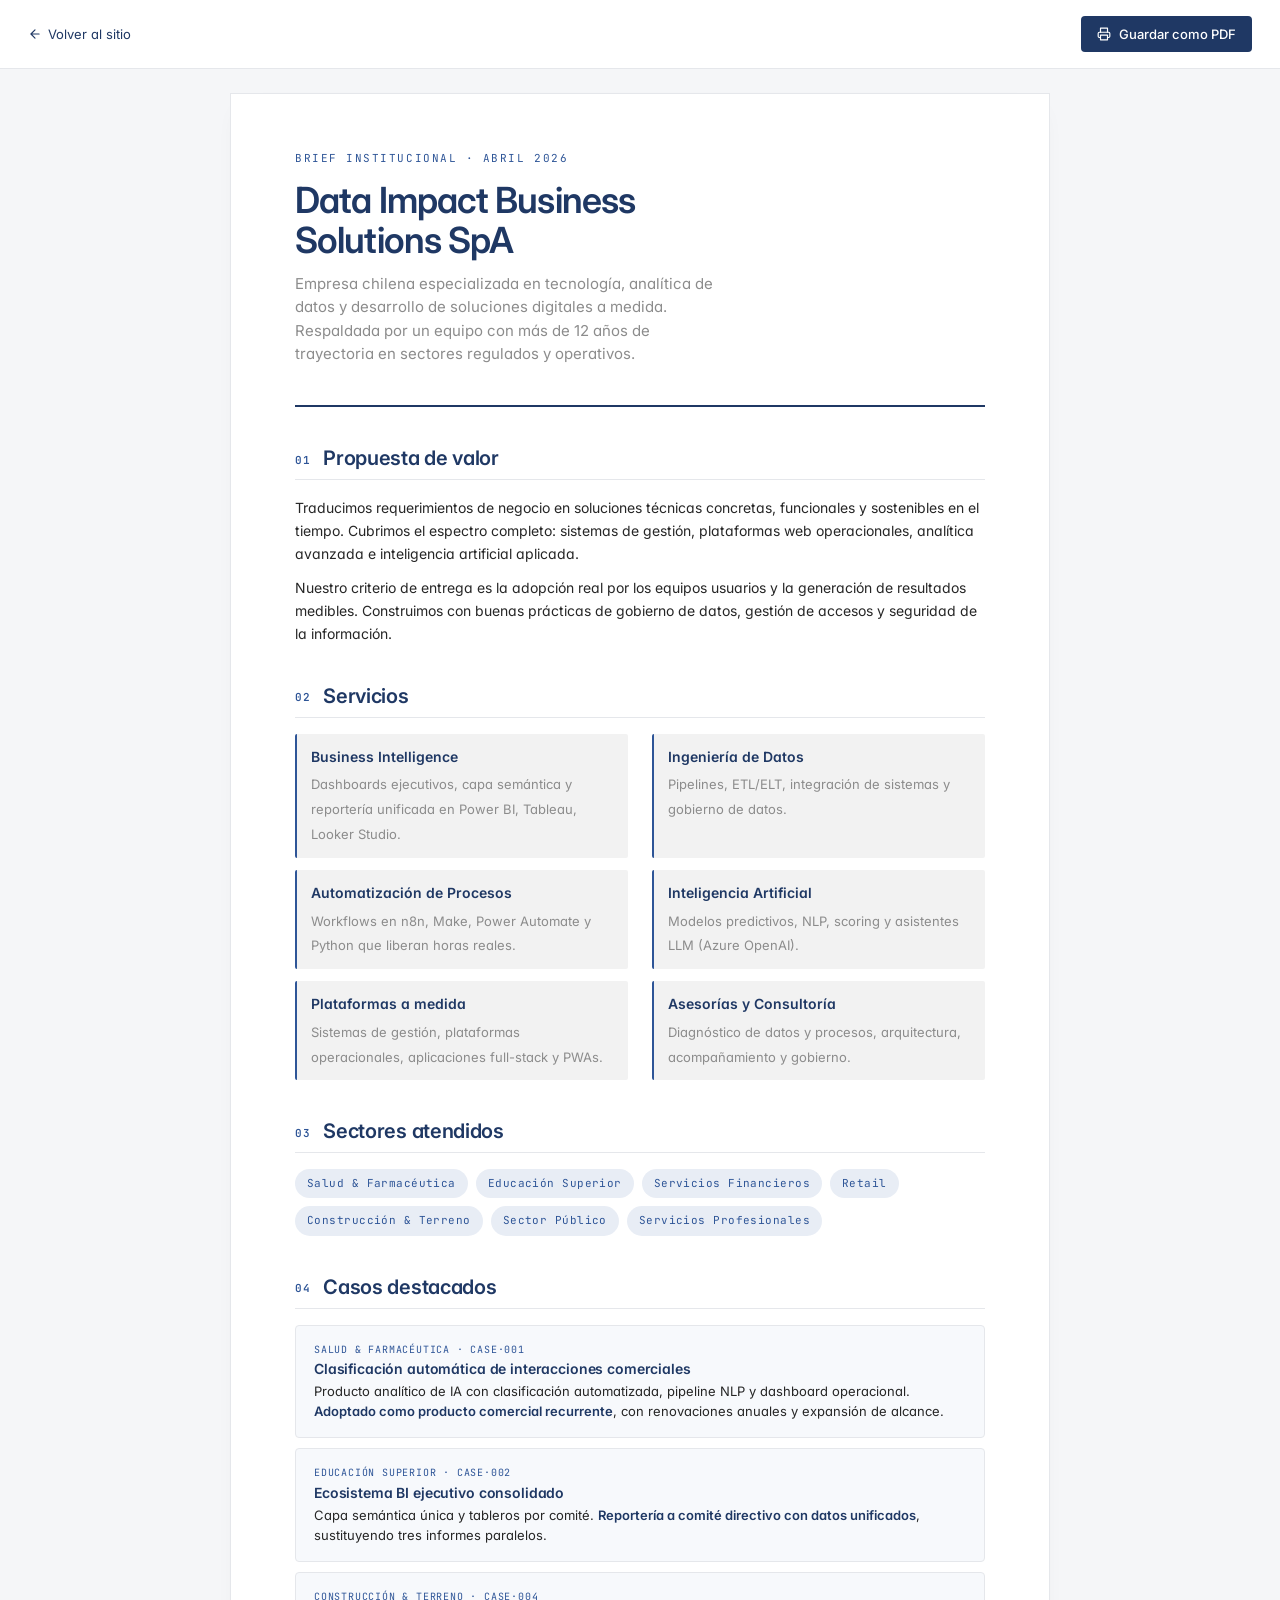
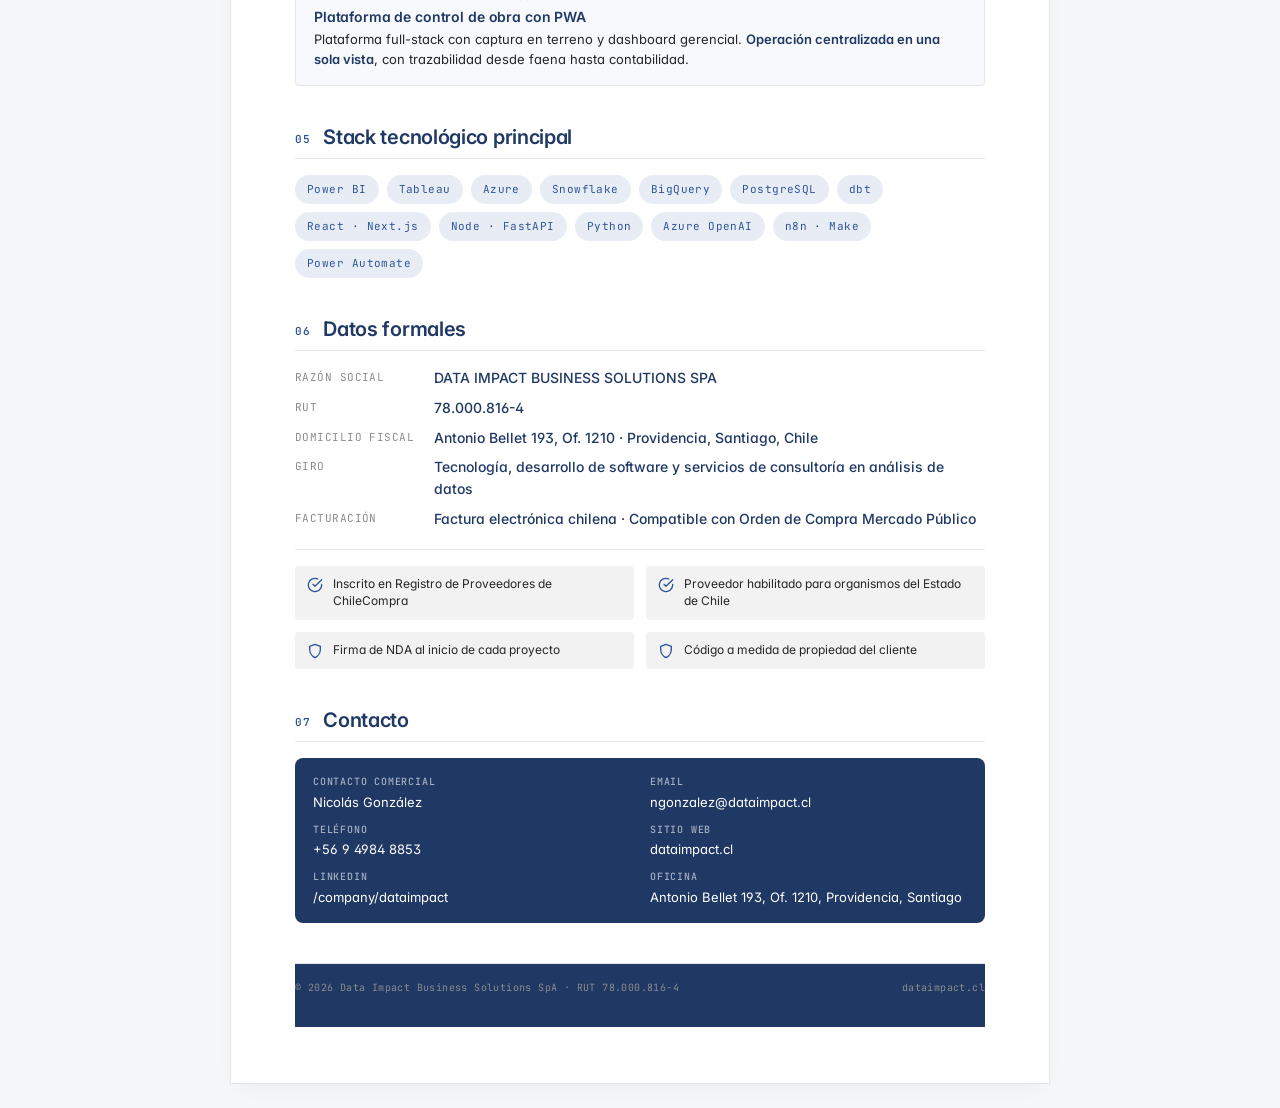
<file: brief-institucional.html>
<!doctype html>
<html lang="es">
<head>
<meta charset="utf-8" />
<meta name="viewport" content="width=device-width,initial-scale=1" />
<title>Brief institucional — Data Impact Business Solutions SpA</title>
<meta name="description" content="Presentación corporativa de Data Impact Business Solutions SpA. Datos formales, servicios, sectores atendidos y casos destacados." />
<meta name="theme-color" content="#1F3864" />
<link rel="icon" type="image/png" href="assets/logo-solutions-dark.png" />

<link rel="preconnect" href="https://fonts.googleapis.com">
<link rel="preconnect" href="https://fonts.gstatic.com" crossorigin>
<link href="https://fonts.googleapis.com/css2?family=Inter:wght@300;400;500;600;700&family=JetBrains+Mono:wght@400;500&display=swap" rel="stylesheet">

<link rel="stylesheet" href="assets/css/styles.css" />

<style>
  /* Brief-specific layout */
  body { background: #f5f6f8; }
  .brief-top {
    display: flex; justify-content: space-between; align-items: center;
    padding: 16px 28px;
    background: var(--bg);
    border-bottom: 1px solid var(--line-2);
  }
  .brief-top .back { font-size: 13px; color: var(--navy); display: inline-flex; align-items: center; gap: 6px; }
  .brief-top .back:hover { color: var(--blue); }
  .brief-top .btn-print {
    padding: 10px 16px; font-size: 13px; font-weight: 500;
    background: var(--navy); color: #fff; border-radius: var(--radius);
    display: inline-flex; align-items: center; gap: 8px;
    transition: background .15s var(--ease);
  }
  .brief-top .btn-print:hover { background: var(--blue); }
  [data-theme="dark"] .brief-top .btn-print { color: var(--bg); }

  .brief-page {
    max-width: 820px;
    margin: 24px auto;
    background: var(--bg);
    padding: 56px 64px;
    border: 1px solid var(--line-2);
    box-shadow: 0 8px 24px -12px rgba(0,0,0,.08);
  }
  @media (max-width: 680px) {
    .brief-page { padding: 32px 24px; margin: 12px; }
  }

  .brief-cover {
    display: grid; grid-template-columns: 1fr auto;
    gap: 32px; align-items: start;
    padding-bottom: 40px;
    margin-bottom: 40px;
    border-bottom: 2px solid var(--navy);
  }
  .brief-cover img { height: 44px; width: auto; display: block; }
  .brief-cover .kicker {
    font-family: 'JetBrains Mono', monospace;
    font-size: 11px; letter-spacing: .14em; text-transform: uppercase;
    color: var(--blue); margin-bottom: 14px;
  }
  .brief-cover h1 {
    font-size: clamp(28px, 3.6vw, 36px);
    letter-spacing: -0.025em; line-height: 1.1;
    margin-bottom: 12px;
  }
  .brief-cover p { color: var(--ink-2); font-size: 15px; line-height: 1.55; max-width: 520px; }

  .brief-section { margin: 40px 0; }
  .brief-section h2 {
    font-size: 20px;
    letter-spacing: -0.015em;
    margin-bottom: 16px;
    padding-bottom: 10px;
    border-bottom: 1px solid var(--line-2);
  }
  .brief-section h2::before {
    content: attr(data-num);
    font-family: 'JetBrains Mono', monospace;
    font-size: 11px; color: var(--blue); letter-spacing: .1em;
    margin-right: 12px;
    vertical-align: middle;
  }
  .brief-section p { font-size: 14px; line-height: 1.65; color: var(--ink); margin-bottom: 10px; }

  .brief-services {
    display: grid; grid-template-columns: repeat(2, 1fr); gap: 12px 24px;
    margin-top: 16px;
  }
  @media (max-width: 600px) { .brief-services { grid-template-columns: 1fr; } }
  .brief-services .svc-line {
    padding: 12px 14px;
    background: var(--bg-alt);
    border-left: 2px solid var(--blue);
    border-radius: 2px;
  }
  .brief-services .svc-line b {
    display: block;
    color: var(--navy); font-weight: 600;
    margin-bottom: 4px; font-size: 14px;
  }
  .brief-services .svc-line span { font-size: 13px; color: var(--ink-2); line-height: 1.5; }

  .brief-sectors {
    display: flex; flex-wrap: wrap; gap: 8px;
    margin-top: 12px;
  }
  .brief-sectors span {
    padding: 6px 12px;
    background: var(--blue-wash);
    color: var(--blue);
    font-family: 'JetBrains Mono', monospace;
    font-size: 11px; letter-spacing: .04em;
    border-radius: 999px;
  }
  [data-theme="dark"] .brief-sectors span { color: var(--blue-soft); }

  .brief-case {
    padding: 16px 18px;
    background: var(--bg-tint);
    border: 1px solid var(--line-2);
    border-radius: var(--radius);
    margin-bottom: 10px;
  }
  .brief-case .sect {
    font-family: 'JetBrains Mono', monospace;
    font-size: 10px; letter-spacing: .08em; text-transform: uppercase;
    color: var(--blue);
    margin-bottom: 4px;
  }
  .brief-case h3 { font-size: 14px; letter-spacing: -0.01em; margin-bottom: 6px; }
  .brief-case p { font-size: 13px; color: var(--ink); line-height: 1.5; margin: 0; }
  .brief-case p b { color: var(--navy); font-weight: 600; }

  .brief-data {
    display: grid; grid-template-columns: auto 1fr; gap: 8px 20px;
    margin-top: 12px;
  }
  .brief-data dt {
    font-family: 'JetBrains Mono', monospace;
    font-size: 11px; letter-spacing: .04em; text-transform: uppercase;
    color: var(--ink-2); padding-top: 2px;
  }
  .brief-data dd { margin: 0; font-size: 14px; color: var(--navy); font-weight: 500; }

  .brief-seals {
    margin-top: 20px; padding-top: 16px;
    border-top: 1px solid var(--line-2);
    display: grid; grid-template-columns: 1fr 1fr; gap: 12px;
  }
  @media (max-width: 600px) { .brief-seals { grid-template-columns: 1fr; } }
  .brief-seal {
    display: flex; gap: 10px; align-items: flex-start;
    padding: 10px 12px;
    background: var(--bg-alt);
    border-radius: var(--radius);
    font-size: 12px; line-height: 1.4;
  }
  .brief-seal svg { color: var(--blue); flex-shrink: 0; margin-top: 1px; }

  .brief-contact {
    margin-top: 16px;
    padding: 16px 18px;
    background: var(--navy); color: #fff;
    border-radius: var(--radius-lg);
    display: grid; grid-template-columns: repeat(2, 1fr); gap: 10px 20px;
  }
  @media (max-width: 520px) { .brief-contact { grid-template-columns: 1fr; } }
  [data-theme="dark"] .brief-contact { color: var(--bg); }
  .brief-contact .row { font-size: 13px; }
  .brief-contact .row b {
    display: block; font-family: 'JetBrains Mono', monospace;
    font-size: 10px; font-weight: 500; letter-spacing: .08em;
    color: rgba(255,255,255,.6); text-transform: uppercase;
    margin-bottom: 2px;
  }

  .brief-foot {
    margin-top: 40px; padding-top: 16px;
    border-top: 1px solid var(--line-2);
    display: flex; justify-content: space-between; flex-wrap: wrap; gap: 8px;
    font-family: 'JetBrains Mono', monospace;
    font-size: 10px; color: var(--ink-2); letter-spacing: .04em;
  }

  /* Print — optimized for A4 */
  @media print {
    @page { size: A4; margin: 16mm 14mm; }
    body { background: #fff !important; }
    .brief-top { display: none !important; }
    .brief-page {
      max-width: none; margin: 0; padding: 0;
      border: 0; box-shadow: none;
    }
    .brief-section { break-inside: avoid; }
    .brief-cover { break-after: avoid; }
    a { color: var(--navy) !important; text-decoration: none !important; }
    .brief-contact { background: #1F3864 !important; -webkit-print-color-adjust: exact; print-color-adjust: exact; }
  }
</style>
</head>
<body>

<div class="brief-top">
  <a href="index.html" class="back">
    <svg width="14" height="14" viewBox="0 0 24 24" fill="none" stroke="currentColor" stroke-width="2" stroke-linecap="round" stroke-linejoin="round"><path d="M19 12H5M12 19l-7-7 7-7"/></svg>
    Volver al sitio
  </a>
  <button class="btn-print" type="button" onclick="window.print()">
    <svg width="14" height="14" viewBox="0 0 24 24" fill="none" stroke="currentColor" stroke-width="2" stroke-linecap="round" stroke-linejoin="round"><polyline points="6 9 6 2 18 2 18 9"/><path d="M6 18H4a2 2 0 0 1-2-2v-5a2 2 0 0 1 2-2h16a2 2 0 0 1 2 2v5a2 2 0 0 1-2 2h-2"/><rect x="6" y="14" width="12" height="8"/></svg>
    Guardar como PDF
  </button>
</div>

<main class="brief-page">

  <header class="brief-cover">
    <div>
      <p class="kicker">Brief institucional · Abril 2026</p>
      <h1>Data Impact Business Solutions SpA</h1>
      <p>Empresa chilena especializada en tecnología, analítica de datos y desarrollo de soluciones digitales a medida. Respaldada por un equipo con más de 12 años de trayectoria en sectores regulados y operativos.</p>
    </div>
    <img src="assets/logo-solutions-dark.png" alt="Data Impact Solutions" />
  </header>

  <section class="brief-section">
    <h2 data-num="01">Propuesta de valor</h2>
    <p>Traducimos requerimientos de negocio en soluciones técnicas concretas, funcionales y sostenibles en el tiempo. Cubrimos el espectro completo: sistemas de gestión, plataformas web operacionales, analítica avanzada e inteligencia artificial aplicada.</p>
    <p>Nuestro criterio de entrega es la adopción real por los equipos usuarios y la generación de resultados medibles. Construimos con buenas prácticas de gobierno de datos, gestión de accesos y seguridad de la información.</p>
  </section>

  <section class="brief-section">
    <h2 data-num="02">Servicios</h2>
    <div class="brief-services">
      <div class="svc-line"><b>Business Intelligence</b><span>Dashboards ejecutivos, capa semántica y reportería unificada en Power BI, Tableau, Looker Studio.</span></div>
      <div class="svc-line"><b>Ingeniería de Datos</b><span>Pipelines, ETL/ELT, integración de sistemas y gobierno de datos.</span></div>
      <div class="svc-line"><b>Automatización de Procesos</b><span>Workflows en n8n, Make, Power Automate y Python que liberan horas reales.</span></div>
      <div class="svc-line"><b>Inteligencia Artificial</b><span>Modelos predictivos, NLP, scoring y asistentes LLM (Azure OpenAI).</span></div>
      <div class="svc-line"><b>Plataformas a medida</b><span>Sistemas de gestión, plataformas operacionales, aplicaciones full-stack y PWAs.</span></div>
      <div class="svc-line"><b>Asesorías y Consultoría</b><span>Diagnóstico de datos y procesos, arquitectura, acompañamiento y gobierno.</span></div>
    </div>
  </section>

  <section class="brief-section">
    <h2 data-num="03">Sectores atendidos</h2>
    <div class="brief-sectors">
      <span>Salud &amp; Farmacéutica</span>
      <span>Educación Superior</span>
      <span>Servicios Financieros</span>
      <span>Retail</span>
      <span>Construcción &amp; Terreno</span>
      <span>Sector Público</span>
      <span>Servicios Profesionales</span>
    </div>
  </section>

  <section class="brief-section">
    <h2 data-num="04">Casos destacados</h2>

    <div class="brief-case">
      <div class="sect">Salud &amp; Farmacéutica · CASE·001</div>
      <h3>Clasificación automática de interacciones comerciales</h3>
      <p>Producto analítico de IA con clasificación automatizada, pipeline NLP y dashboard operacional. <b>Adoptado como producto comercial recurrente</b>, con renovaciones anuales y expansión de alcance.</p>
    </div>

    <div class="brief-case">
      <div class="sect">Educación Superior · CASE·002</div>
      <h3>Ecosistema BI ejecutivo consolidado</h3>
      <p>Capa semántica única y tableros por comité. <b>Reportería a comité directivo con datos unificados</b>, sustituyendo tres informes paralelos.</p>
    </div>

    <div class="brief-case">
      <div class="sect">Construcción &amp; Terreno · CASE·004</div>
      <h3>Plataforma de control de obra con PWA</h3>
      <p>Plataforma full-stack con captura en terreno y dashboard gerencial. <b>Operación centralizada en una sola vista</b>, con trazabilidad desde faena hasta contabilidad.</p>
    </div>
  </section>

  <section class="brief-section">
    <h2 data-num="05">Stack tecnológico principal</h2>
    <div class="brief-sectors">
      <span>Power BI</span>
      <span>Tableau</span>
      <span>Azure</span>
      <span>Snowflake</span>
      <span>BigQuery</span>
      <span>PostgreSQL</span>
      <span>dbt</span>
      <span>React · Next.js</span>
      <span>Node · FastAPI</span>
      <span>Python</span>
      <span>Azure OpenAI</span>
      <span>n8n · Make</span>
      <span>Power Automate</span>
    </div>
  </section>

  <section class="brief-section">
    <h2 data-num="06">Datos formales</h2>
    <dl class="brief-data">
      <dt>Razón social</dt><dd>DATA IMPACT BUSINESS SOLUTIONS SPA</dd>
      <dt>RUT</dt><dd>78.000.816-4</dd>
      <dt>Domicilio fiscal</dt><dd>Antonio Bellet 193, Of. 1210 · Providencia, Santiago, Chile</dd>
      <dt>Giro</dt><dd>Tecnología, desarrollo de software y servicios de consultoría en análisis de datos</dd>
      <dt>Facturación</dt><dd>Factura electrónica chilena · Compatible con Orden de Compra Mercado Público</dd>
    </dl>

    <div class="brief-seals">
      <div class="brief-seal">
        <svg width="16" height="16" viewBox="0 0 24 24" fill="none" stroke="currentColor" stroke-width="2" stroke-linecap="round" stroke-linejoin="round"><path d="M22 11.08V12a10 10 0 1 1-5.93-9.14"/><polyline points="22 4 12 14.01 9 11.01"/></svg>
        <span>Inscrito en Registro de Proveedores de ChileCompra</span>
      </div>
      <div class="brief-seal">
        <svg width="16" height="16" viewBox="0 0 24 24" fill="none" stroke="currentColor" stroke-width="2" stroke-linecap="round" stroke-linejoin="round"><path d="M22 11.08V12a10 10 0 1 1-5.93-9.14"/><polyline points="22 4 12 14.01 9 11.01"/></svg>
        <span>Proveedor habilitado para organismos del Estado de Chile</span>
      </div>
      <div class="brief-seal">
        <svg width="16" height="16" viewBox="0 0 24 24" fill="none" stroke="currentColor" stroke-width="2" stroke-linecap="round" stroke-linejoin="round"><path d="M12 22s-8-4-8-12V5l8-3 8 3v5c0 8-8 12-8 12z"/></svg>
        <span>Firma de NDA al inicio de cada proyecto</span>
      </div>
      <div class="brief-seal">
        <svg width="16" height="16" viewBox="0 0 24 24" fill="none" stroke="currentColor" stroke-width="2" stroke-linecap="round" stroke-linejoin="round"><path d="M12 22s-8-4-8-12V5l8-3 8 3v5c0 8-8 12-8 12z"/></svg>
        <span>Código a medida de propiedad del cliente</span>
      </div>
    </div>
  </section>

  <section class="brief-section">
    <h2 data-num="07">Contacto</h2>
    <div class="brief-contact">
      <div class="row"><b>Contacto comercial</b>Nicolás González</div>
      <div class="row"><b>Email</b>ngonzalez@dataimpact.cl</div>
      <div class="row"><b>Teléfono</b>+56 9 4984 8853</div>
      <div class="row"><b>Sitio web</b>dataimpact.cl</div>
      <div class="row"><b>LinkedIn</b>/company/dataimpact</div>
      <div class="row"><b>Oficina</b>Antonio Bellet 193, Of. 1210, Providencia, Santiago</div>
    </div>
  </section>

  <footer class="brief-foot">
    <span>© 2026 Data Impact Business Solutions SpA · RUT 78.000.816-4</span>
    <span>dataimpact.cl</span>
  </footer>

</main>

</body>
</html>
</file>
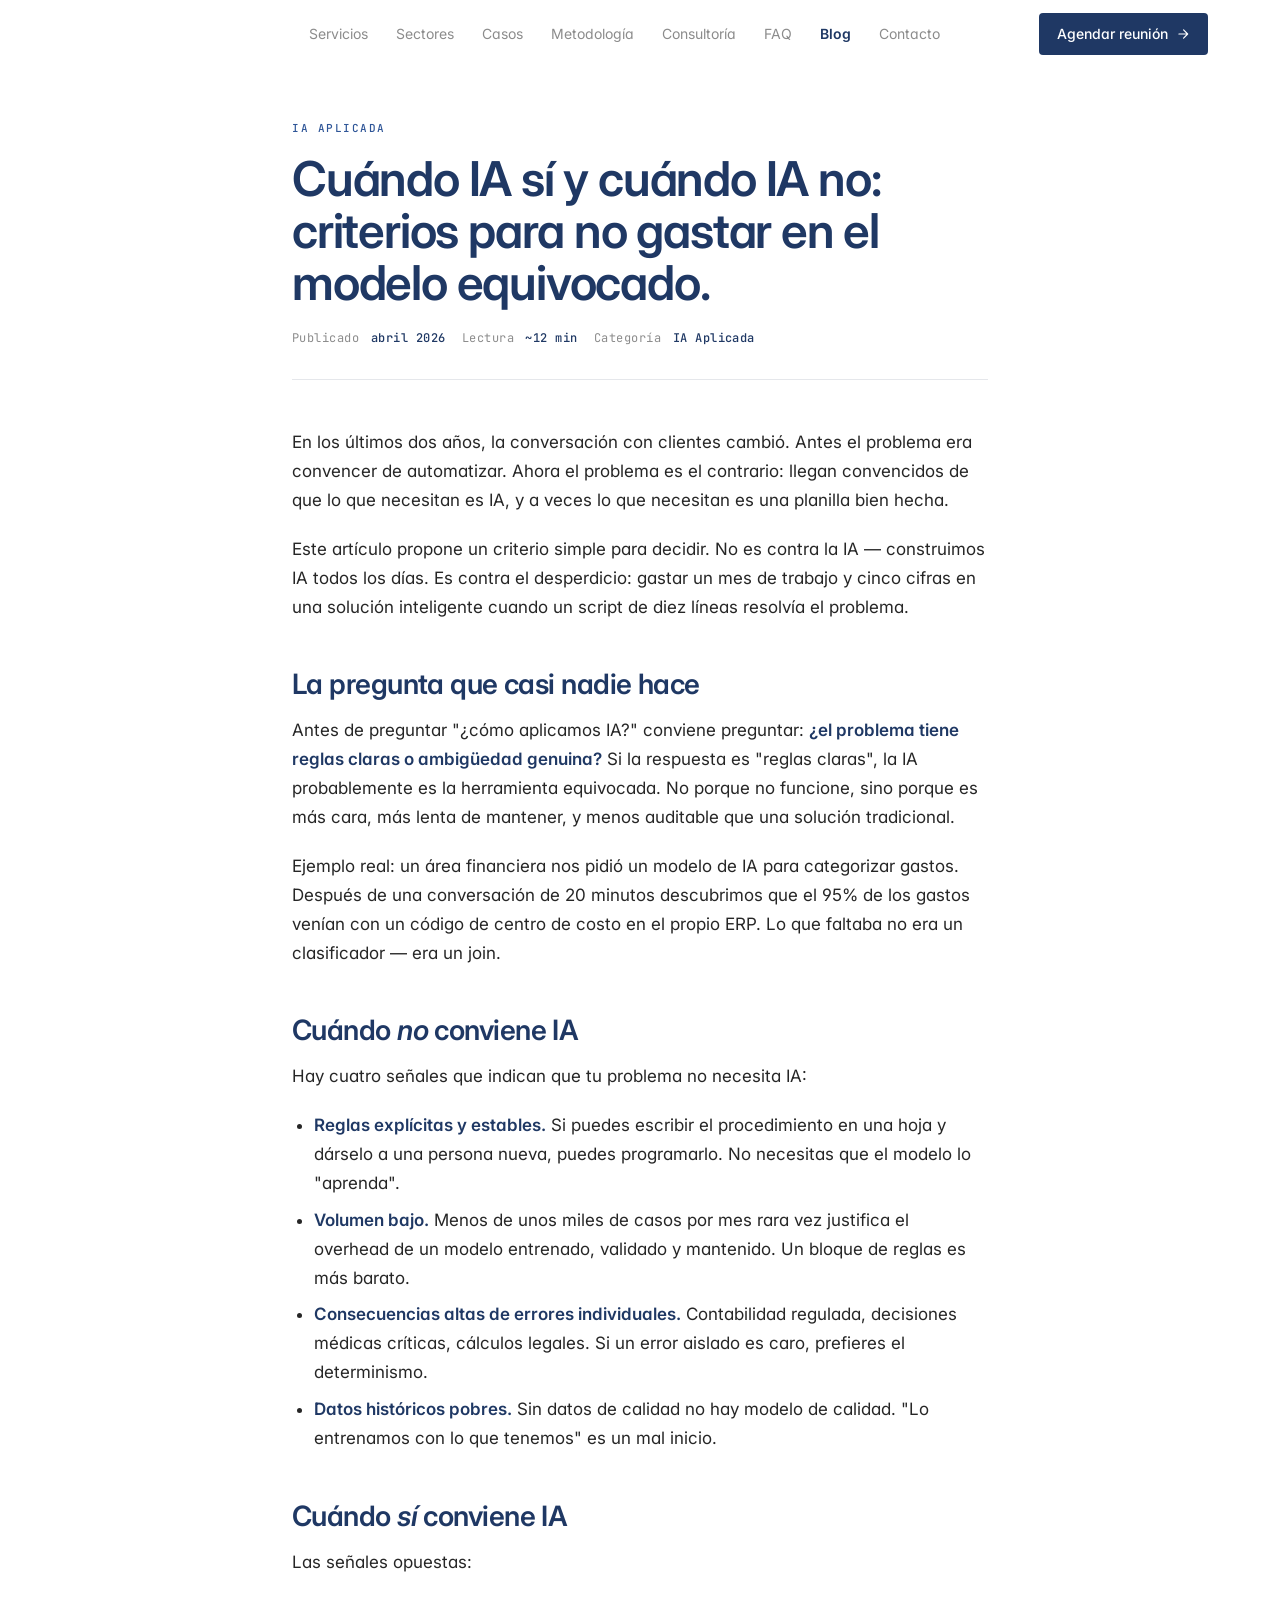
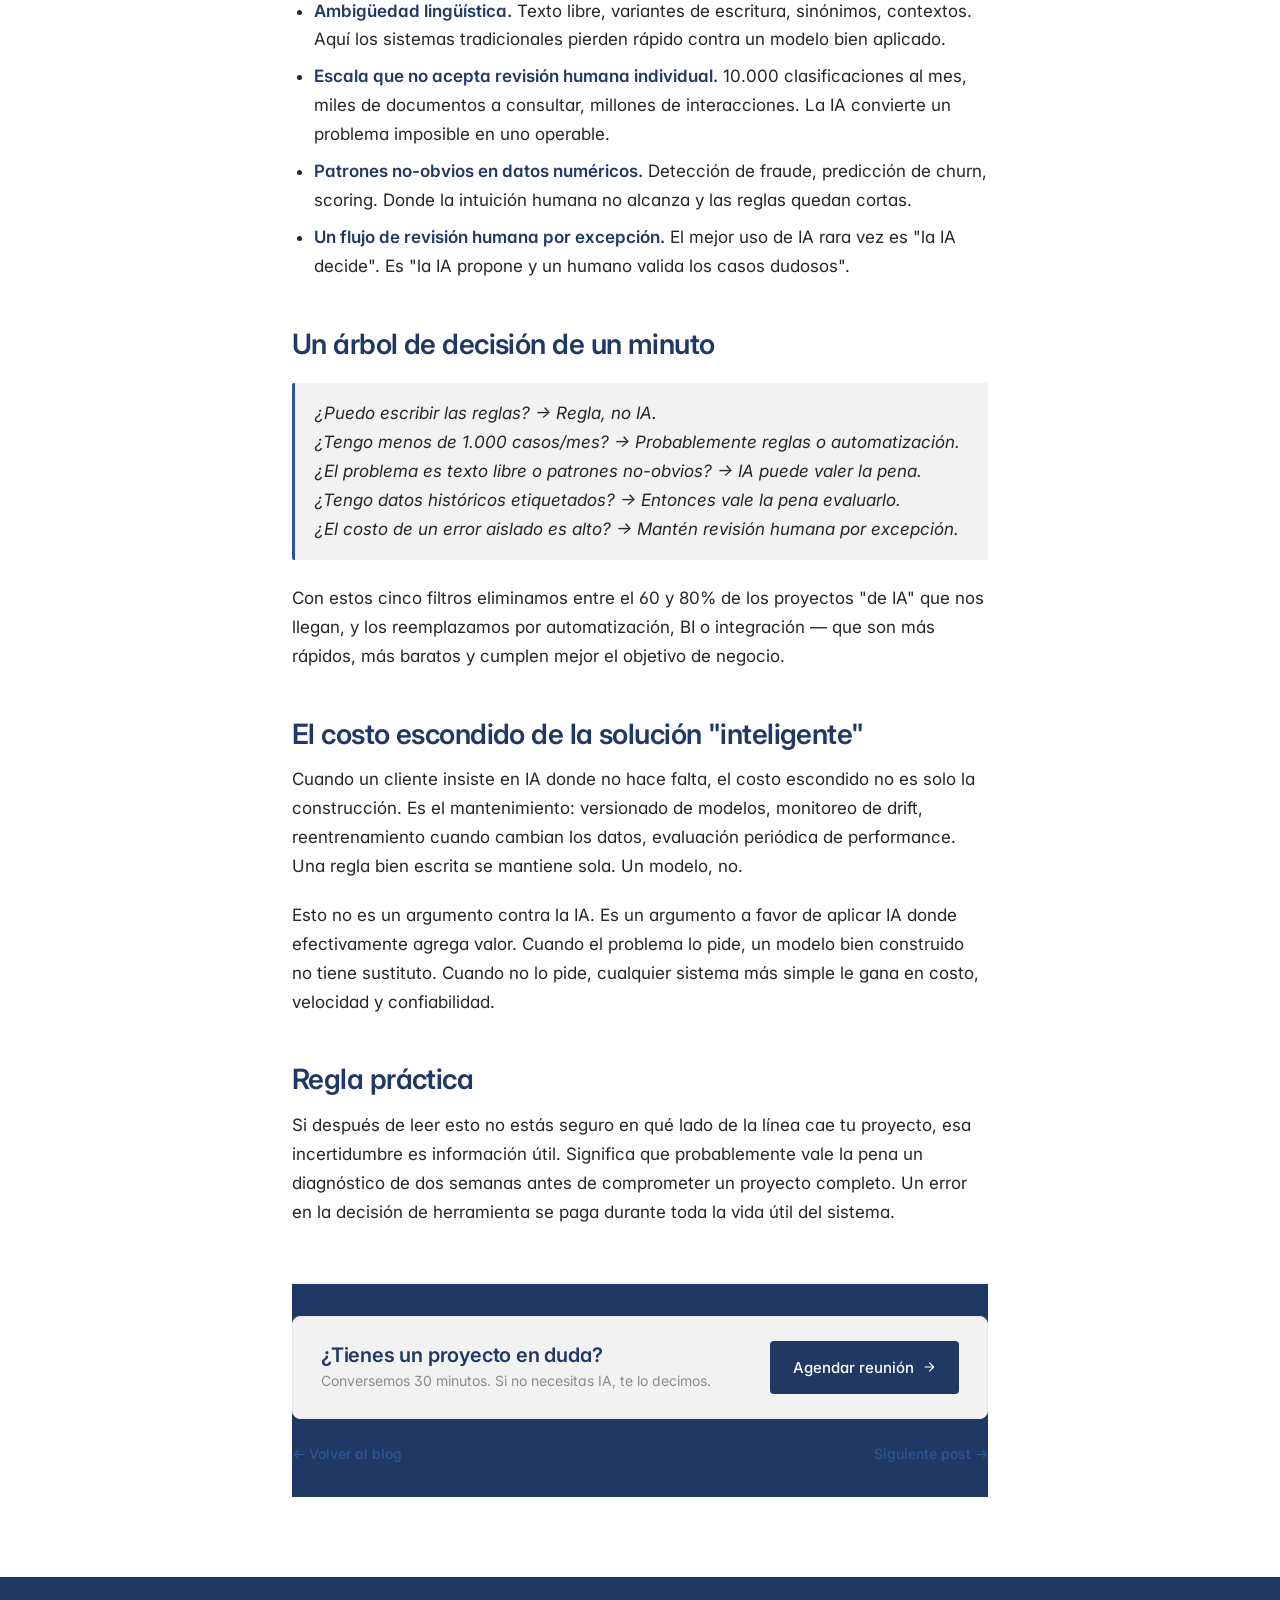
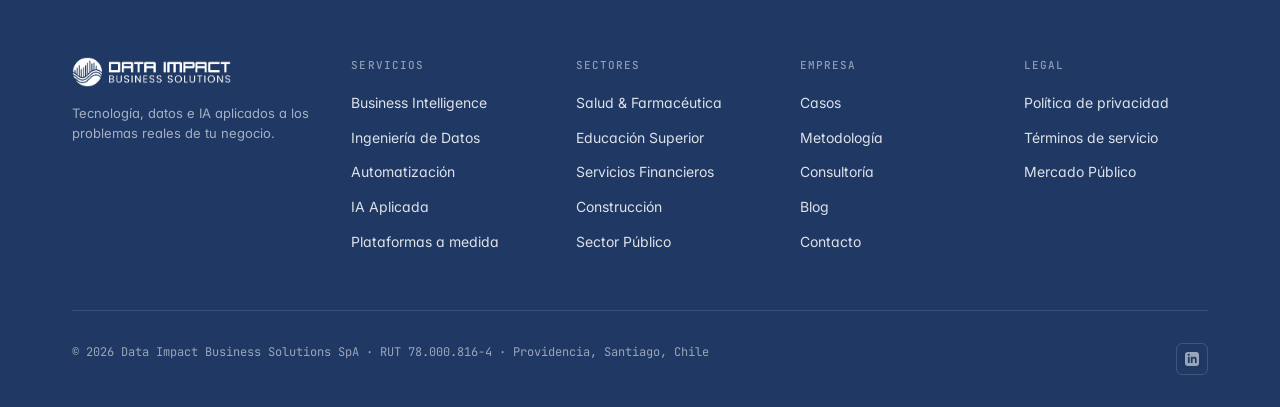
<file: blog/cuando-ia-si-y-cuando-no.html>
<!doctype html>
<html lang="es">
<head>
<meta charset="utf-8" />
<meta name="viewport" content="width=device-width,initial-scale=1" />
<title>Cuándo IA sí y cuándo IA no — Data Impact</title>
<meta name="description" content="Criterios para no gastar en el modelo equivocado. Un árbol de decisión sencillo entre lo tradicional y lo inteligente." />
<meta name="theme-color" content="#1F3864" />
<meta name="color-scheme" content="light dark" />
<link rel="icon" type="image/png" href="../assets/logo-solutions-dark.png" />

<meta property="og:title" content="Cuándo IA sí y cuándo IA no — Data Impact" />
<meta property="og:description" content="Criterios para no gastar en el modelo equivocado." />
<meta property="og:type" content="article" />

<link rel="preconnect" href="https://fonts.googleapis.com">
<link rel="preconnect" href="https://fonts.gstatic.com" crossorigin>
<link href="https://fonts.googleapis.com/css2?family=Inter:wght@300;400;500;600;700&family=JetBrains+Mono:wght@400;500&display=swap" rel="stylesheet">

<link rel="stylesheet" href="../assets/css/styles.css" />

<script type="application/ld+json">
{
  "@context": "https://schema.org",
  "@type": "BlogPosting",
  "headline": "Cuándo IA sí y cuándo IA no: criterios para no gastar en el modelo equivocado",
  "description": "Un árbol de decisión sencillo para saber cuándo conviene IA y cuándo una solución tradicional es más rápida, barata y confiable.",
  "author": { "@type": "Organization", "name": "Data Impact Business Solutions SpA" },
  "publisher": { "@type": "Organization", "name": "Data Impact Business Solutions SpA" }
}
</script>
</head>
<body>

<nav class="nav" id="nav">
  <div class="nav-inner">
    <a href="../index.html#top" class="logo" aria-label="Data Impact Business Solutions">
      <img src="../assets/logo-solutions-dark.png" alt="Data Impact Solutions" class="logo-img logo-img-light" />
      <img src="../assets/logo-solutions-light.png" alt="Data Impact Solutions" class="logo-img logo-img-dark" />
    </a>
    <div class="nav-links">
      <a href="../index.html#servicios">Servicios</a>
      <a href="../index.html#sectores">Sectores</a>
      <a href="../index.html#casos">Casos</a>
      <a href="../index.html#metodologia">Metodología</a>
      <a href="../index.html#consultoria">Consultoría</a>
      <a href="../index.html#faq">FAQ</a>
      <a href="index.html" style="color: var(--navy); font-weight: 600;">Blog</a>
      <a href="../index.html#contacto">Contacto</a>
    </div>
    <a href="../index.html#contacto" class="nav-cta">
      Agendar reunión
      <svg width="14" height="14" viewBox="0 0 24 24" fill="none" stroke="currentColor" stroke-width="2" stroke-linecap="round" stroke-linejoin="round"><path d="M5 12h14M13 5l7 7-7 7"/></svg>
    </a>
  </div>
</nav>

<main id="top">

<article class="blog-post">
  <div class="container">
    <header class="post-header">
      <p class="eyebrow">IA Aplicada</p>
      <h1>Cuándo IA sí y cuándo IA no: criterios para no gastar en el modelo equivocado.</h1>
      <div class="meta">
        <span>Publicado <b>abril 2026</b></span>
        <span>Lectura <b>~12 min</b></span>
        <span>Categoría <b>IA Aplicada</b></span>
      </div>
    </header>

    <div class="post-content">
      <p>En los últimos dos años, la conversación con clientes cambió. Antes el problema era convencer de automatizar. Ahora el problema es el contrario: llegan convencidos de que lo que necesitan es IA, y a veces lo que necesitan es una planilla bien hecha.</p>

      <p>Este artículo propone un criterio simple para decidir. No es contra la IA — construimos IA todos los días. Es contra el desperdicio: gastar un mes de trabajo y cinco cifras en una solución inteligente cuando un script de diez líneas resolvía el problema.</p>

      <h2>La pregunta que casi nadie hace</h2>

      <p>Antes de preguntar "¿cómo aplicamos IA?" conviene preguntar: <strong>¿el problema tiene reglas claras o ambigüedad genuina?</strong> Si la respuesta es "reglas claras", la IA probablemente es la herramienta equivocada. No porque no funcione, sino porque es más cara, más lenta de mantener, y menos auditable que una solución tradicional.</p>

      <p>Ejemplo real: un área financiera nos pidió un modelo de IA para categorizar gastos. Después de una conversación de 20 minutos descubrimos que el 95% de los gastos venían con un código de centro de costo en el propio ERP. Lo que faltaba no era un clasificador — era un join.</p>

      <h2>Cuándo <em>no</em> conviene IA</h2>

      <p>Hay cuatro señales que indican que tu problema no necesita IA:</p>

      <ul>
        <li><strong>Reglas explícitas y estables.</strong> Si puedes escribir el procedimiento en una hoja y dárselo a una persona nueva, puedes programarlo. No necesitas que el modelo lo "aprenda".</li>
        <li><strong>Volumen bajo.</strong> Menos de unos miles de casos por mes rara vez justifica el overhead de un modelo entrenado, validado y mantenido. Un bloque de reglas es más barato.</li>
        <li><strong>Consecuencias altas de errores individuales.</strong> Contabilidad regulada, decisiones médicas críticas, cálculos legales. Si un error aislado es caro, prefieres el determinismo.</li>
        <li><strong>Datos históricos pobres.</strong> Sin datos de calidad no hay modelo de calidad. "Lo entrenamos con lo que tenemos" es un mal inicio.</li>
      </ul>

      <h2>Cuándo <em>sí</em> conviene IA</h2>

      <p>Las señales opuestas:</p>

      <ul>
        <li><strong>Ambigüedad lingüística.</strong> Texto libre, variantes de escritura, sinónimos, contextos. Aquí los sistemas tradicionales pierden rápido contra un modelo bien aplicado.</li>
        <li><strong>Escala que no acepta revisión humana individual.</strong> 10.000 clasificaciones al mes, miles de documentos a consultar, millones de interacciones. La IA convierte un problema imposible en uno operable.</li>
        <li><strong>Patrones no-obvios en datos numéricos.</strong> Detección de fraude, predicción de churn, scoring. Donde la intuición humana no alcanza y las reglas quedan cortas.</li>
        <li><strong>Un flujo de revisión humana por excepción.</strong> El mejor uso de IA rara vez es "la IA decide". Es "la IA propone y un humano valida los casos dudosos".</li>
      </ul>

      <h2>Un árbol de decisión de un minuto</h2>

      <blockquote>
        <p>¿Puedo escribir las reglas? → Regla, no IA.<br>
        ¿Tengo menos de 1.000 casos/mes? → Probablemente reglas o automatización.<br>
        ¿El problema es texto libre o patrones no-obvios? → IA puede valer la pena.<br>
        ¿Tengo datos históricos etiquetados? → Entonces vale la pena evaluarlo.<br>
        ¿El costo de un error aislado es alto? → Mantén revisión humana por excepción.</p>
      </blockquote>

      <p>Con estos cinco filtros eliminamos entre el 60 y 80% de los proyectos "de IA" que nos llegan, y los reemplazamos por automatización, BI o integración — que son más rápidos, más baratos y cumplen mejor el objetivo de negocio.</p>

      <h2>El costo escondido de la solución "inteligente"</h2>

      <p>Cuando un cliente insiste en IA donde no hace falta, el costo escondido no es solo la construcción. Es el mantenimiento: versionado de modelos, monitoreo de drift, reentrenamiento cuando cambian los datos, evaluación periódica de performance. Una regla bien escrita se mantiene sola. Un modelo, no.</p>

      <p>Esto no es un argumento contra la IA. Es un argumento a favor de aplicar IA donde efectivamente agrega valor. Cuando el problema lo pide, un modelo bien construido no tiene sustituto. Cuando no lo pide, cualquier sistema más simple le gana en costo, velocidad y confiabilidad.</p>

      <h2>Regla práctica</h2>

      <p>Si después de leer esto no estás seguro en qué lado de la línea cae tu proyecto, esa incertidumbre es información útil. Significa que probablemente vale la pena un diagnóstico de dos semanas antes de comprometer un proyecto completo. Un error en la decisión de herramienta se paga durante toda la vida útil del sistema.</p>
    </div>

    <footer class="post-footer">
      <div class="post-cta-box">
        <div>
          <h3>¿Tienes un proyecto en duda?</h3>
          <p>Conversemos 30 minutos. Si no necesitas IA, te lo decimos.</p>
        </div>
        <a class="btn btn-primary" href="../index.html#contacto">
          Agendar reunión
          <svg width="14" height="14" viewBox="0 0 24 24" fill="none" stroke="currentColor" stroke-width="2" stroke-linecap="round" stroke-linejoin="round"><path d="M5 12h14M13 5l7 7-7 7"/></svg>
        </a>
      </div>
      <nav class="post-nav">
        <a href="index.html">← Volver al blog</a>
        <a href="por-que-tu-dashboard-no-se-usa.html">Siguiente post →</a>
      </nav>
    </footer>
  </div>
</article>

</main>

<footer>
  <div class="container">
    <div class="foot">
      <div class="foot-logo">
        <a href="../index.html#top" class="logo" aria-label="Data Impact Business Solutions">
          <img src="../assets/logo-solutions-light.png" alt="Data Impact Solutions" class="foot-logo-img" />
        </a>
        <p>Tecnología, datos e IA aplicados a los problemas reales de tu negocio.</p>
      </div>
      <div>
        <h5>Servicios</h5>
        <ul>
          <li><a href="../index.html#servicios">Business Intelligence</a></li>
          <li><a href="../index.html#servicios">Ingeniería de Datos</a></li>
          <li><a href="../index.html#servicios">Automatización</a></li>
          <li><a href="../index.html#servicios">IA Aplicada</a></li>
          <li><a href="../index.html#servicios">Plataformas a medida</a></li>
        </ul>
      </div>
      <div>
        <h5>Sectores</h5>
        <ul>
          <li><a href="../index.html#sectores">Salud &amp; Farmacéutica</a></li>
          <li><a href="../index.html#sectores">Educación Superior</a></li>
          <li><a href="../index.html#sectores">Servicios Financieros</a></li>
          <li><a href="../index.html#sectores">Construcción</a></li>
          <li><a href="../index.html#sectores">Sector Público</a></li>
        </ul>
      </div>
      <div>
        <h5>Empresa</h5>
        <ul>
          <li><a href="../index.html#casos">Casos</a></li>
          <li><a href="../index.html#metodologia">Metodología</a></li>
          <li><a href="../index.html#consultoria">Consultoría</a></li>
          <li><a href="index.html">Blog</a></li>
          <li><a href="../index.html#contacto">Contacto</a></li>
        </ul>
      </div>
      <div>
        <h5>Legal</h5>
        <ul>
          <li><a href="#">Política de privacidad</a></li>
          <li><a href="#">Términos de servicio</a></li>
          <li><a href="#">Mercado Público</a></li>
        </ul>
      </div>
    </div>
    <div class="foot-bottom">
      <span>© 2026 Data Impact Business Solutions SpA · RUT 78.000.816-4 · Providencia, Santiago, Chile</span>
      <div class="social">
        <a href="#" aria-label="LinkedIn">
          <svg width="14" height="14" viewBox="0 0 24 24" fill="currentColor"><path d="M19 0H5a5 5 0 00-5 5v14a5 5 0 005 5h14a5 5 0 005-5V5a5 5 0 00-5-5zM8 19H5V8h3v11zM6.5 6.7A1.8 1.8 0 118.3 4.9a1.8 1.8 0 01-1.8 1.8zM20 19h-3v-5.6c0-3.4-4-3.1-4 0V19h-3V8h3v1.8c1.4-2.6 7-2.8 7 2.5V19z"/></svg>
        </a>
      </div>
    </div>
  </div>
</footer>

<script>
  const nav = document.getElementById('nav');
  const onScroll = () => nav.classList.toggle('scrolled', window.scrollY > 10);
  window.addEventListener('scroll', onScroll, { passive: true });
  onScroll();
</script>

</body>
</html>
</file>
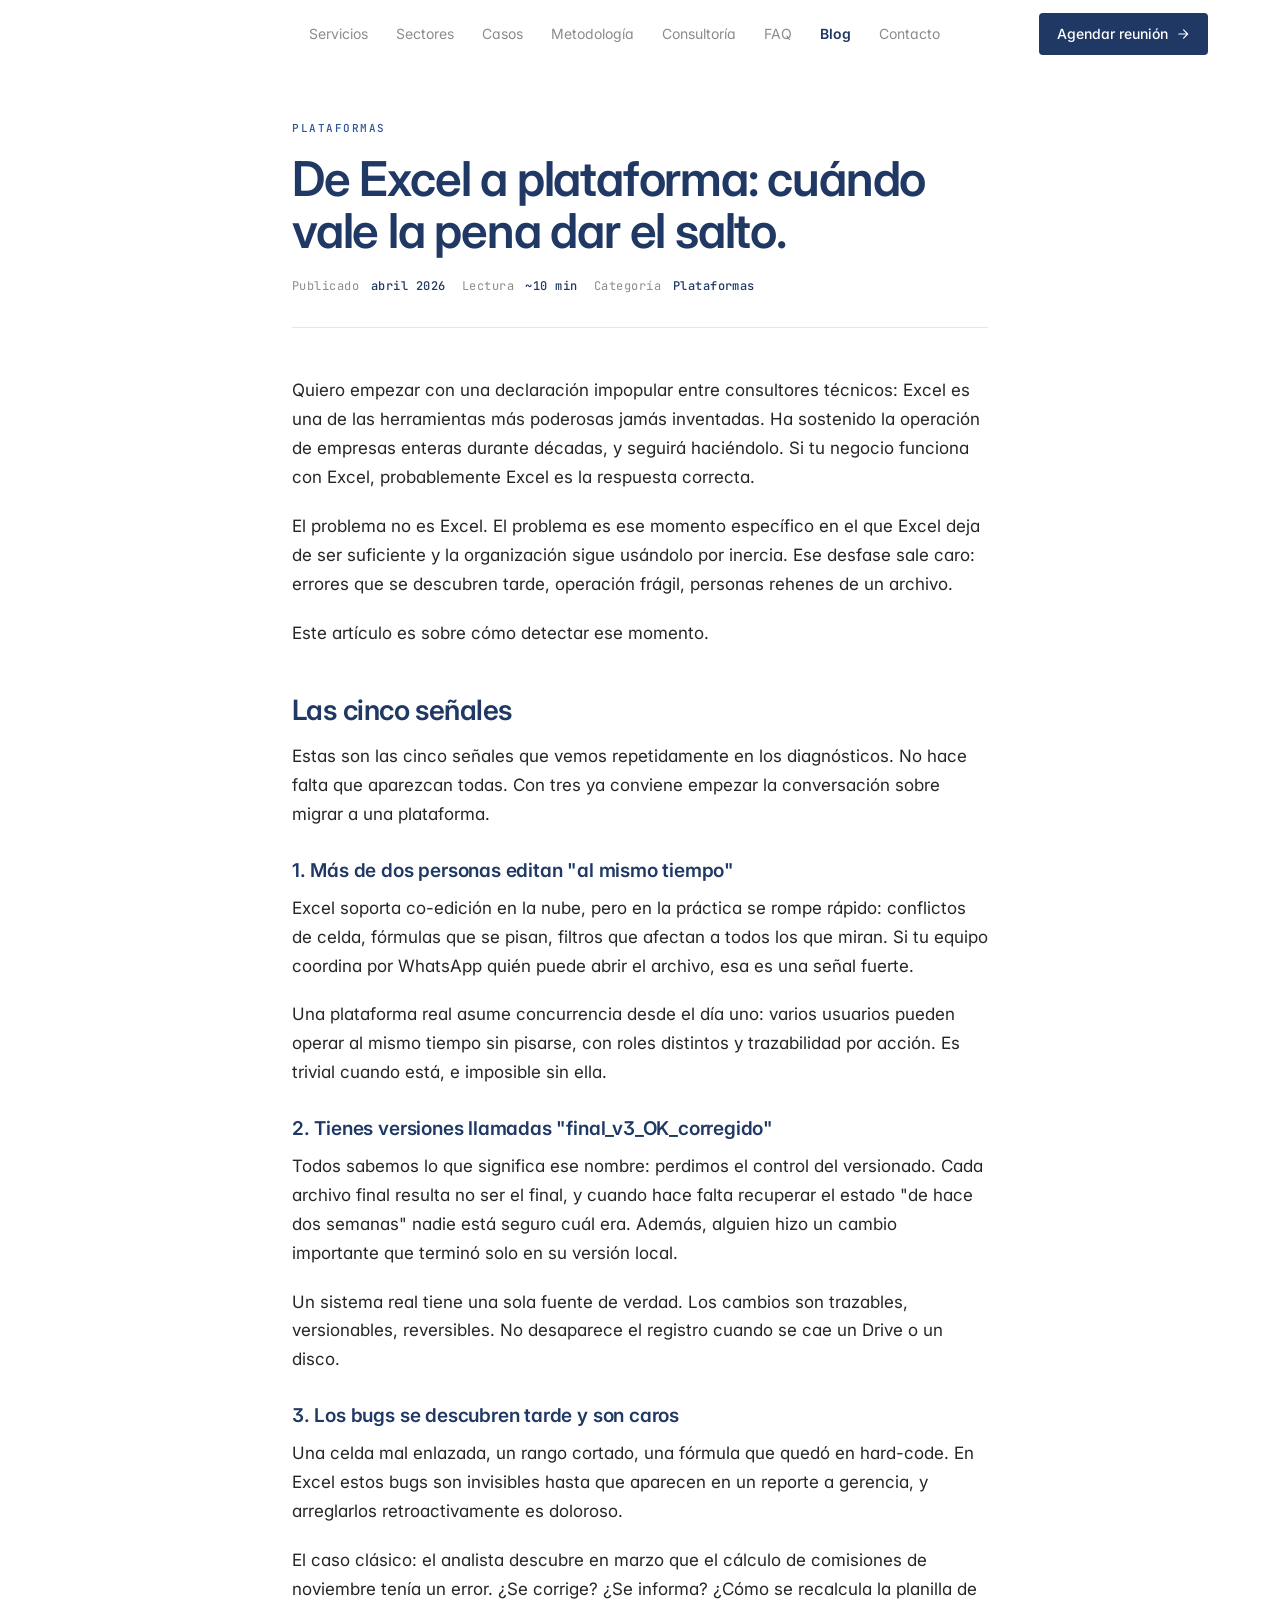
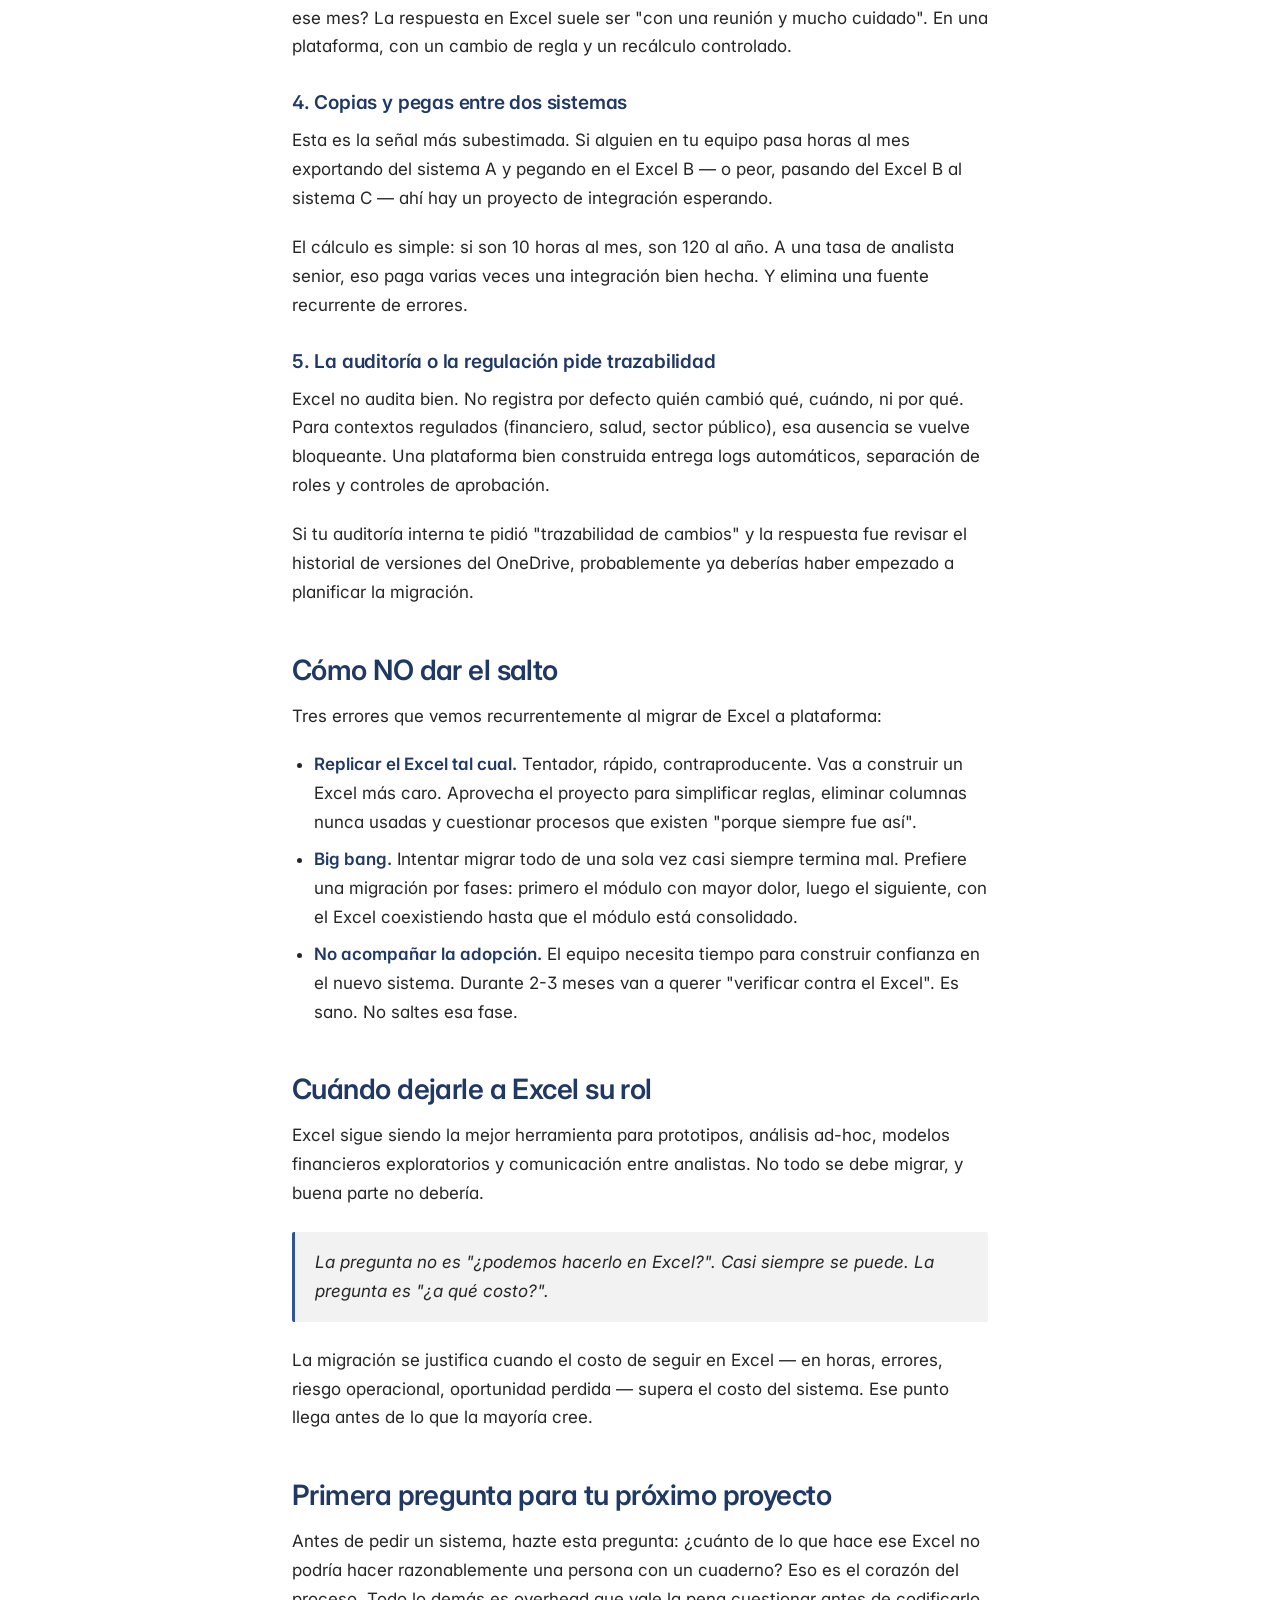
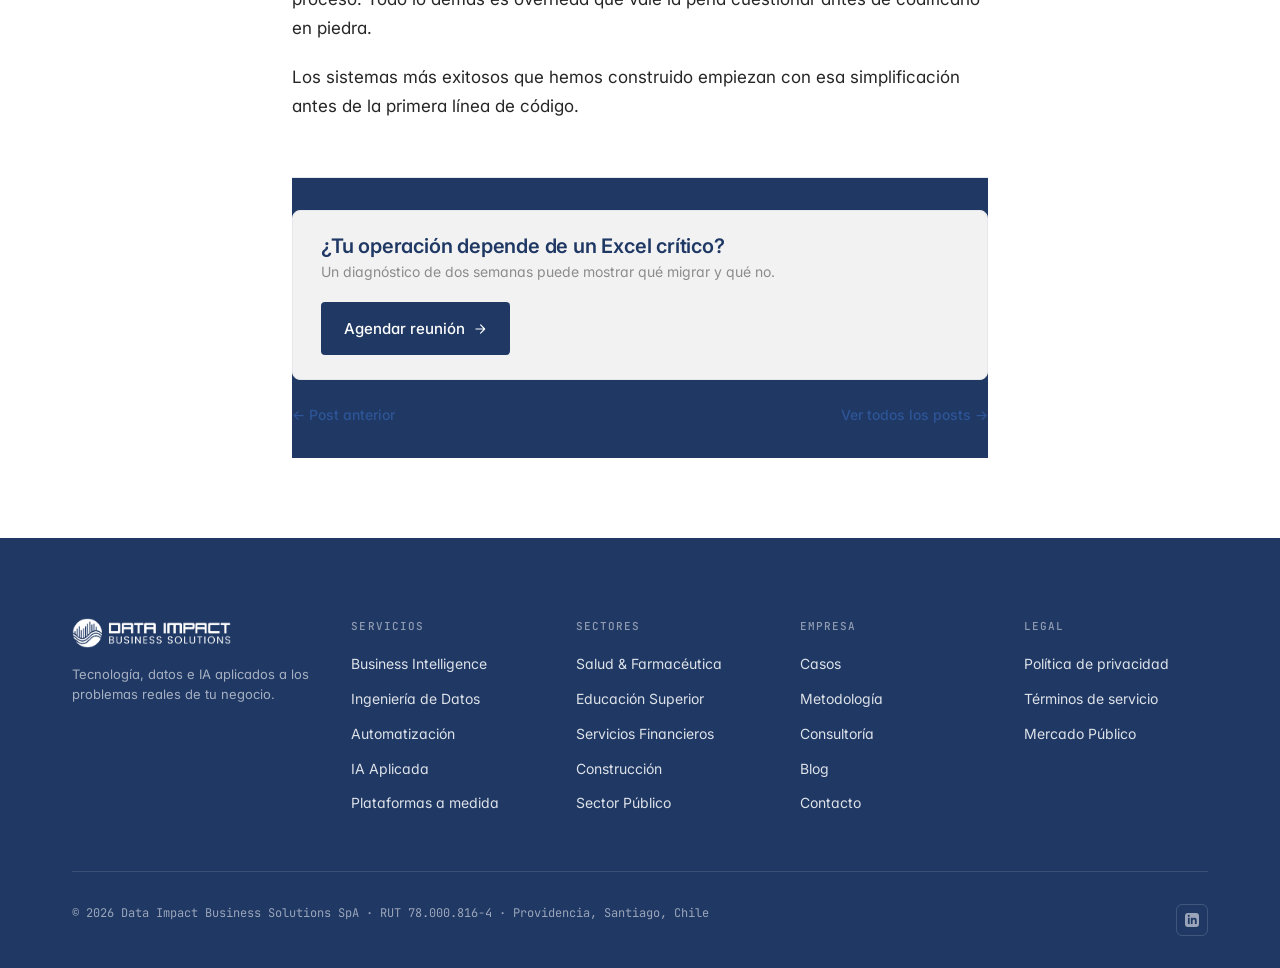
<file: blog/de-excel-a-plataforma.html>
<!doctype html>
<html lang="es">
<head>
<meta charset="utf-8" />
<meta name="viewport" content="width=device-width,initial-scale=1" />
<title>De Excel a plataforma — Data Impact</title>
<meta name="description" content="Excel es increíblemente poderoso. Hasta que deja de serlo. Las cinco señales que indican que llegó el momento de construir un sistema real." />
<meta name="theme-color" content="#1F3864" />
<meta name="color-scheme" content="light dark" />
<link rel="icon" type="image/png" href="../assets/logo-solutions-dark.png" />

<meta property="og:title" content="De Excel a plataforma — Data Impact" />
<meta property="og:description" content="Las 5 señales de que Excel se está quedando chico." />
<meta property="og:type" content="article" />

<link rel="preconnect" href="https://fonts.googleapis.com">
<link rel="preconnect" href="https://fonts.gstatic.com" crossorigin>
<link href="https://fonts.googleapis.com/css2?family=Inter:wght@300;400;500;600;700&family=JetBrains+Mono:wght@400;500&display=swap" rel="stylesheet">

<link rel="stylesheet" href="../assets/css/styles.css" />

<script type="application/ld+json">
{
  "@context": "https://schema.org",
  "@type": "BlogPosting",
  "headline": "De Excel a plataforma: cuándo vale la pena dar el salto",
  "description": "Las 5 señales que indican que llegó el momento de construir un sistema real.",
  "author": { "@type": "Organization", "name": "Data Impact Business Solutions SpA" },
  "publisher": { "@type": "Organization", "name": "Data Impact Business Solutions SpA" }
}
</script>
</head>
<body>

<nav class="nav" id="nav">
  <div class="nav-inner">
    <a href="../index.html#top" class="logo" aria-label="Data Impact Business Solutions">
      <img src="../assets/logo-solutions-dark.png" alt="Data Impact Solutions" class="logo-img logo-img-light" />
      <img src="../assets/logo-solutions-light.png" alt="Data Impact Solutions" class="logo-img logo-img-dark" />
    </a>
    <div class="nav-links">
      <a href="../index.html#servicios">Servicios</a>
      <a href="../index.html#sectores">Sectores</a>
      <a href="../index.html#casos">Casos</a>
      <a href="../index.html#metodologia">Metodología</a>
      <a href="../index.html#consultoria">Consultoría</a>
      <a href="../index.html#faq">FAQ</a>
      <a href="index.html" style="color: var(--navy); font-weight: 600;">Blog</a>
      <a href="../index.html#contacto">Contacto</a>
    </div>
    <a href="../index.html#contacto" class="nav-cta">
      Agendar reunión
      <svg width="14" height="14" viewBox="0 0 24 24" fill="none" stroke="currentColor" stroke-width="2" stroke-linecap="round" stroke-linejoin="round"><path d="M5 12h14M13 5l7 7-7 7"/></svg>
    </a>
  </div>
</nav>

<main id="top">

<article class="blog-post">
  <div class="container">
    <header class="post-header">
      <p class="eyebrow">Plataformas</p>
      <h1>De Excel a plataforma: cuándo vale la pena dar el salto.</h1>
      <div class="meta">
        <span>Publicado <b>abril 2026</b></span>
        <span>Lectura <b>~10 min</b></span>
        <span>Categoría <b>Plataformas</b></span>
      </div>
    </header>

    <div class="post-content">
      <p>Quiero empezar con una declaración impopular entre consultores técnicos: Excel es una de las herramientas más poderosas jamás inventadas. Ha sostenido la operación de empresas enteras durante décadas, y seguirá haciéndolo. Si tu negocio funciona con Excel, probablemente Excel es la respuesta correcta.</p>

      <p>El problema no es Excel. El problema es ese momento específico en el que Excel deja de ser suficiente y la organización sigue usándolo por inercia. Ese desfase sale caro: errores que se descubren tarde, operación frágil, personas rehenes de un archivo.</p>

      <p>Este artículo es sobre cómo detectar ese momento.</p>

      <h2>Las cinco señales</h2>

      <p>Estas son las cinco señales que vemos repetidamente en los diagnósticos. No hace falta que aparezcan todas. Con tres ya conviene empezar la conversación sobre migrar a una plataforma.</p>

      <h3>1. Más de dos personas editan "al mismo tiempo"</h3>

      <p>Excel soporta co-edición en la nube, pero en la práctica se rompe rápido: conflictos de celda, fórmulas que se pisan, filtros que afectan a todos los que miran. Si tu equipo coordina por WhatsApp quién puede abrir el archivo, esa es una señal fuerte.</p>

      <p>Una plataforma real asume concurrencia desde el día uno: varios usuarios pueden operar al mismo tiempo sin pisarse, con roles distintos y trazabilidad por acción. Es trivial cuando está, e imposible sin ella.</p>

      <h3>2. Tienes versiones llamadas "final_v3_OK_corregido"</h3>

      <p>Todos sabemos lo que significa ese nombre: perdimos el control del versionado. Cada archivo final resulta no ser el final, y cuando hace falta recuperar el estado "de hace dos semanas" nadie está seguro cuál era. Además, alguien hizo un cambio importante que terminó solo en su versión local.</p>

      <p>Un sistema real tiene una sola fuente de verdad. Los cambios son trazables, versionables, reversibles. No desaparece el registro cuando se cae un Drive o un disco.</p>

      <h3>3. Los bugs se descubren tarde y son caros</h3>

      <p>Una celda mal enlazada, un rango cortado, una fórmula que quedó en hard-code. En Excel estos bugs son invisibles hasta que aparecen en un reporte a gerencia, y arreglarlos retroactivamente es doloroso.</p>

      <p>El caso clásico: el analista descubre en marzo que el cálculo de comisiones de noviembre tenía un error. ¿Se corrige? ¿Se informa? ¿Cómo se recalcula la planilla de ese mes? La respuesta en Excel suele ser "con una reunión y mucho cuidado". En una plataforma, con un cambio de regla y un recálculo controlado.</p>

      <h3>4. Copias y pegas entre dos sistemas</h3>

      <p>Esta es la señal más subestimada. Si alguien en tu equipo pasa horas al mes exportando del sistema A y pegando en el Excel B — o peor, pasando del Excel B al sistema C — ahí hay un proyecto de integración esperando.</p>

      <p>El cálculo es simple: si son 10 horas al mes, son 120 al año. A una tasa de analista senior, eso paga varias veces una integración bien hecha. Y elimina una fuente recurrente de errores.</p>

      <h3>5. La auditoría o la regulación pide trazabilidad</h3>

      <p>Excel no audita bien. No registra por defecto quién cambió qué, cuándo, ni por qué. Para contextos regulados (financiero, salud, sector público), esa ausencia se vuelve bloqueante. Una plataforma bien construida entrega logs automáticos, separación de roles y controles de aprobación.</p>

      <p>Si tu auditoría interna te pidió "trazabilidad de cambios" y la respuesta fue revisar el historial de versiones del OneDrive, probablemente ya deberías haber empezado a planificar la migración.</p>

      <h2>Cómo NO dar el salto</h2>

      <p>Tres errores que vemos recurrentemente al migrar de Excel a plataforma:</p>

      <ul>
        <li><strong>Replicar el Excel tal cual.</strong> Tentador, rápido, contraproducente. Vas a construir un Excel más caro. Aprovecha el proyecto para simplificar reglas, eliminar columnas nunca usadas y cuestionar procesos que existen "porque siempre fue así".</li>
        <li><strong>Big bang.</strong> Intentar migrar todo de una sola vez casi siempre termina mal. Prefiere una migración por fases: primero el módulo con mayor dolor, luego el siguiente, con el Excel coexistiendo hasta que el módulo está consolidado.</li>
        <li><strong>No acompañar la adopción.</strong> El equipo necesita tiempo para construir confianza en el nuevo sistema. Durante 2-3 meses van a querer "verificar contra el Excel". Es sano. No saltes esa fase.</li>
      </ul>

      <h2>Cuándo dejarle a Excel su rol</h2>

      <p>Excel sigue siendo la mejor herramienta para prototipos, análisis ad-hoc, modelos financieros exploratorios y comunicación entre analistas. No todo se debe migrar, y buena parte no debería.</p>

      <blockquote>
        <p>La pregunta no es "¿podemos hacerlo en Excel?". Casi siempre se puede. La pregunta es "¿a qué costo?".</p>
      </blockquote>

      <p>La migración se justifica cuando el costo de seguir en Excel — en horas, errores, riesgo operacional, oportunidad perdida — supera el costo del sistema. Ese punto llega antes de lo que la mayoría cree.</p>

      <h2>Primera pregunta para tu próximo proyecto</h2>

      <p>Antes de pedir un sistema, hazte esta pregunta: ¿cuánto de lo que hace ese Excel no podría hacer razonablemente una persona con un cuaderno? Eso es el corazón del proceso. Todo lo demás es overhead que vale la pena cuestionar antes de codificarlo en piedra.</p>

      <p>Los sistemas más exitosos que hemos construido empiezan con esa simplificación antes de la primera línea de código.</p>
    </div>

    <footer class="post-footer">
      <div class="post-cta-box">
        <div>
          <h3>¿Tu operación depende de un Excel crítico?</h3>
          <p>Un diagnóstico de dos semanas puede mostrar qué migrar y qué no.</p>
        </div>
        <a class="btn btn-primary" href="../index.html#contacto">
          Agendar reunión
          <svg width="14" height="14" viewBox="0 0 24 24" fill="none" stroke="currentColor" stroke-width="2" stroke-linecap="round" stroke-linejoin="round"><path d="M5 12h14M13 5l7 7-7 7"/></svg>
        </a>
      </div>
      <nav class="post-nav">
        <a href="por-que-tu-dashboard-no-se-usa.html">← Post anterior</a>
        <a href="index.html">Ver todos los posts →</a>
      </nav>
    </footer>
  </div>
</article>

</main>

<footer>
  <div class="container">
    <div class="foot">
      <div class="foot-logo">
        <a href="../index.html#top" class="logo" aria-label="Data Impact Business Solutions">
          <img src="../assets/logo-solutions-light.png" alt="Data Impact Solutions" class="foot-logo-img" />
        </a>
        <p>Tecnología, datos e IA aplicados a los problemas reales de tu negocio.</p>
      </div>
      <div>
        <h5>Servicios</h5>
        <ul>
          <li><a href="../index.html#servicios">Business Intelligence</a></li>
          <li><a href="../index.html#servicios">Ingeniería de Datos</a></li>
          <li><a href="../index.html#servicios">Automatización</a></li>
          <li><a href="../index.html#servicios">IA Aplicada</a></li>
          <li><a href="../index.html#servicios">Plataformas a medida</a></li>
        </ul>
      </div>
      <div>
        <h5>Sectores</h5>
        <ul>
          <li><a href="../index.html#sectores">Salud &amp; Farmacéutica</a></li>
          <li><a href="../index.html#sectores">Educación Superior</a></li>
          <li><a href="../index.html#sectores">Servicios Financieros</a></li>
          <li><a href="../index.html#sectores">Construcción</a></li>
          <li><a href="../index.html#sectores">Sector Público</a></li>
        </ul>
      </div>
      <div>
        <h5>Empresa</h5>
        <ul>
          <li><a href="../index.html#casos">Casos</a></li>
          <li><a href="../index.html#metodologia">Metodología</a></li>
          <li><a href="../index.html#consultoria">Consultoría</a></li>
          <li><a href="index.html">Blog</a></li>
          <li><a href="../index.html#contacto">Contacto</a></li>
        </ul>
      </div>
      <div>
        <h5>Legal</h5>
        <ul>
          <li><a href="#">Política de privacidad</a></li>
          <li><a href="#">Términos de servicio</a></li>
          <li><a href="#">Mercado Público</a></li>
        </ul>
      </div>
    </div>
    <div class="foot-bottom">
      <span>© 2026 Data Impact Business Solutions SpA · RUT 78.000.816-4 · Providencia, Santiago, Chile</span>
      <div class="social">
        <a href="#" aria-label="LinkedIn">
          <svg width="14" height="14" viewBox="0 0 24 24" fill="currentColor"><path d="M19 0H5a5 5 0 00-5 5v14a5 5 0 005 5h14a5 5 0 005-5V5a5 5 0 00-5-5zM8 19H5V8h3v11zM6.5 6.7A1.8 1.8 0 118.3 4.9a1.8 1.8 0 01-1.8 1.8zM20 19h-3v-5.6c0-3.4-4-3.1-4 0V19h-3V8h3v1.8c1.4-2.6 7-2.8 7 2.5V19z"/></svg>
        </a>
      </div>
    </div>
  </div>
</footer>

<script>
  const nav = document.getElementById('nav');
  const onScroll = () => nav.classList.toggle('scrolled', window.scrollY > 10);
  window.addEventListener('scroll', onScroll, { passive: true });
  onScroll();
</script>

</body>
</html>
</file>
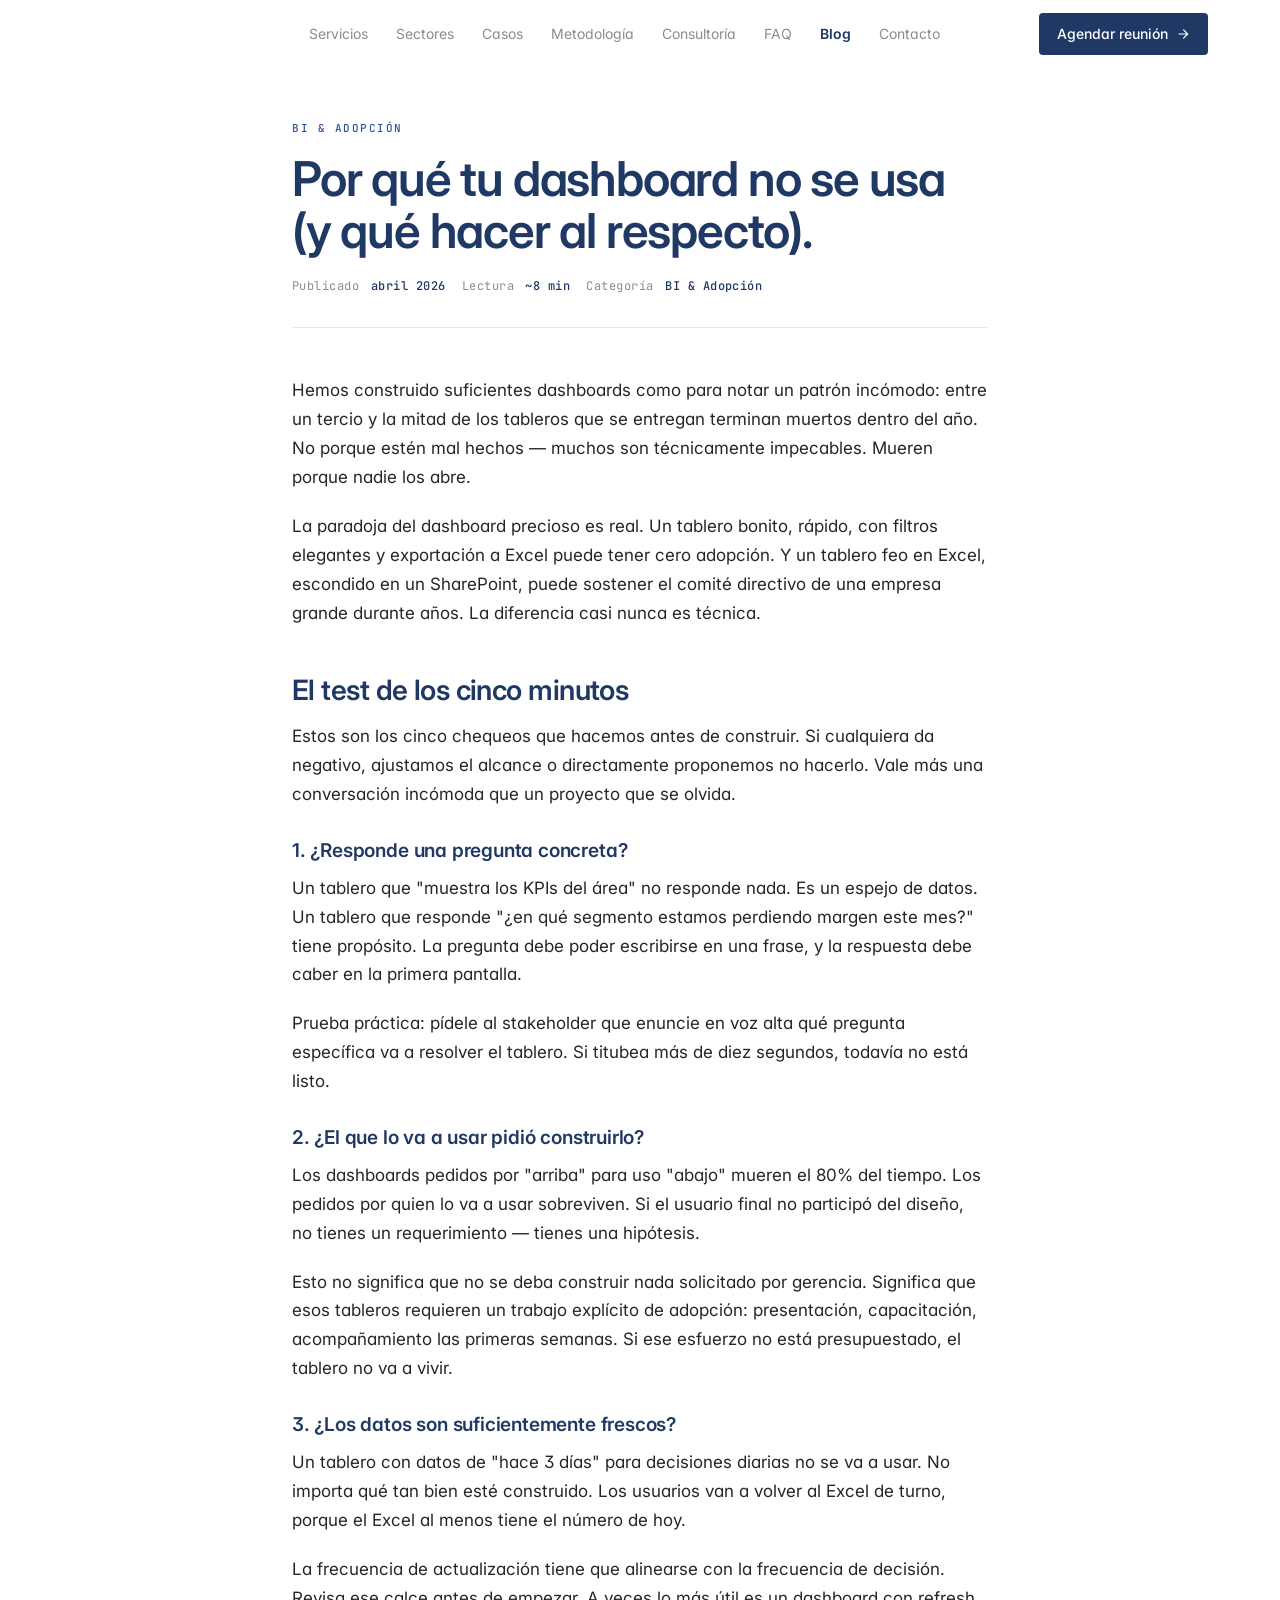
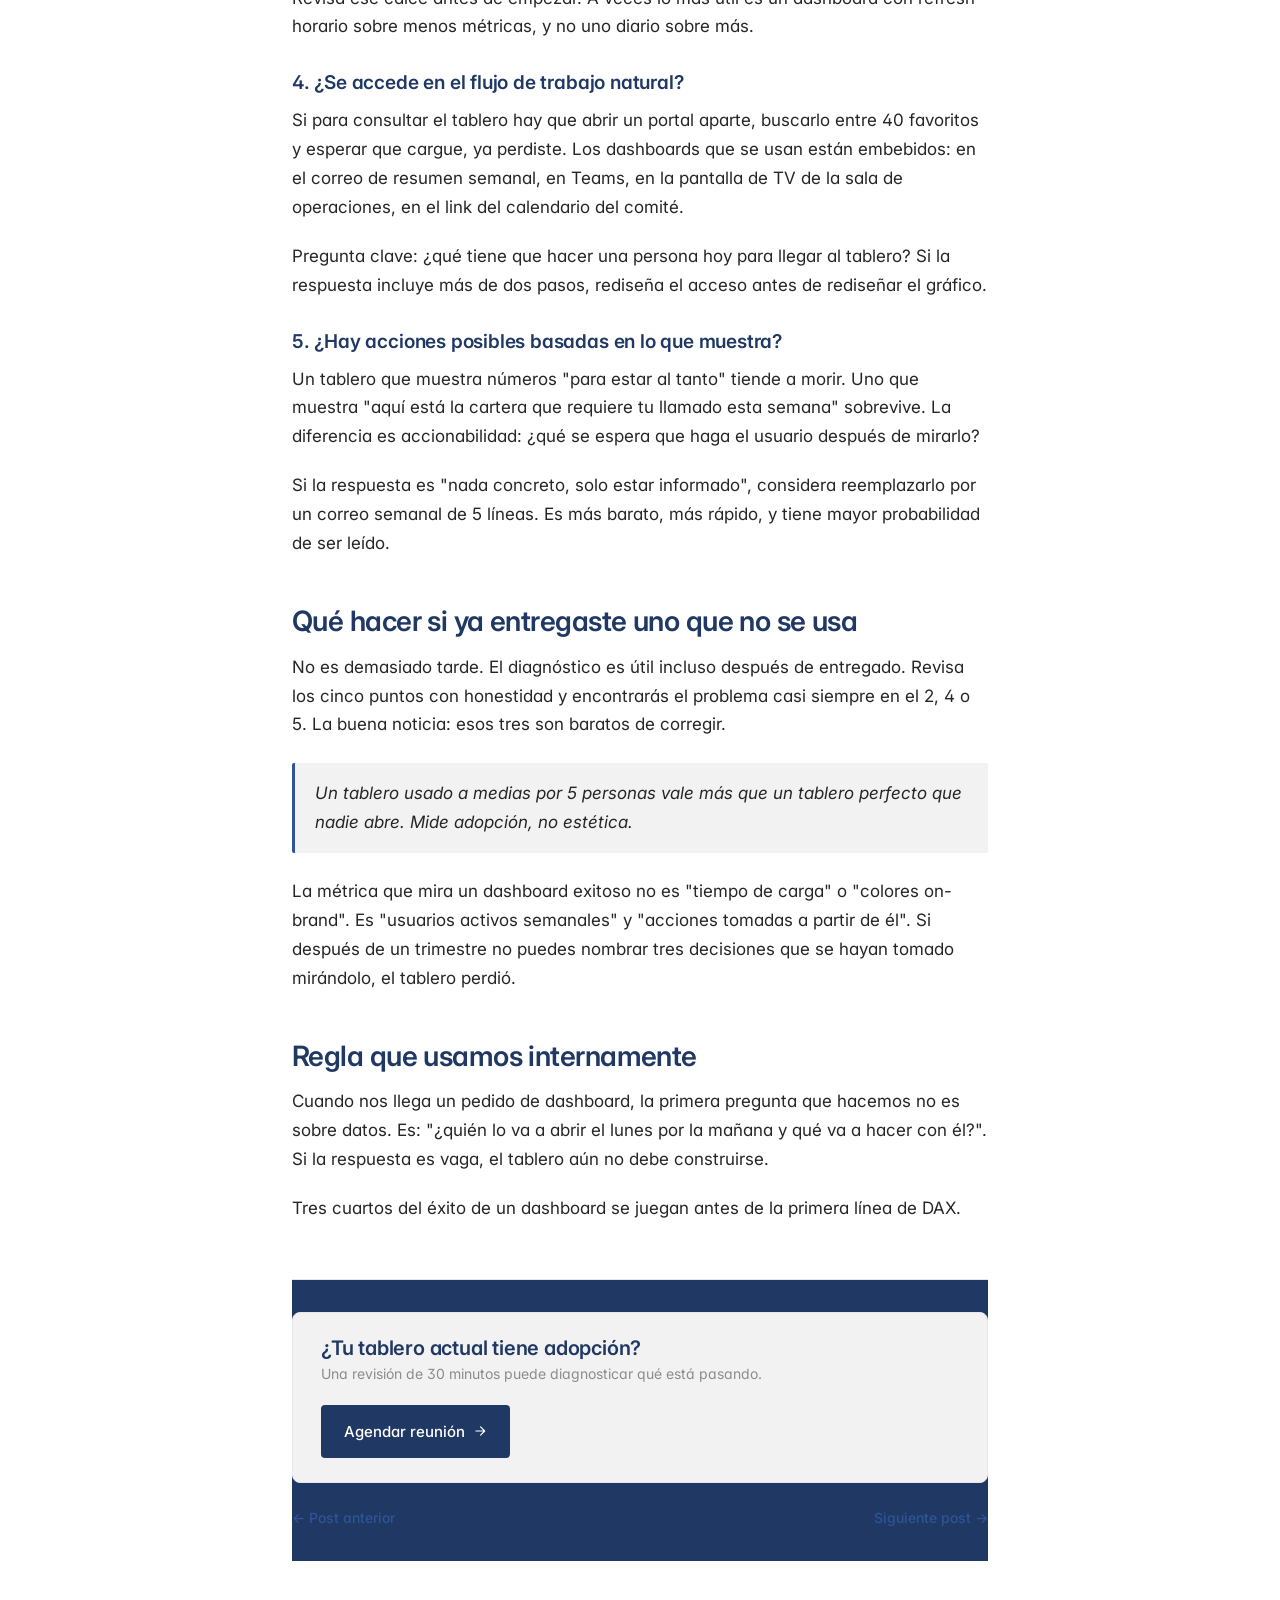
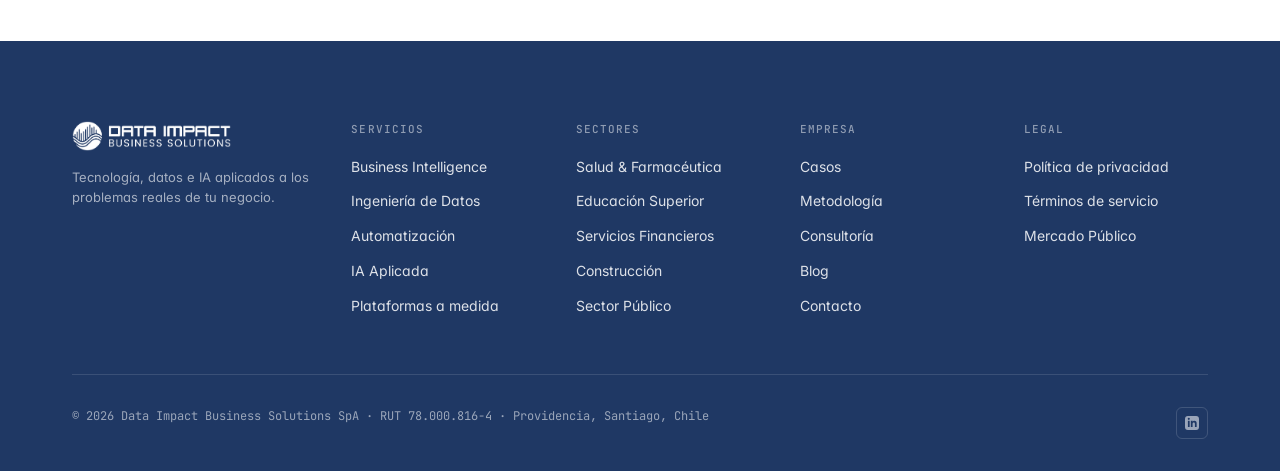
<file: blog/por-que-tu-dashboard-no-se-usa.html>
<!doctype html>
<html lang="es">
<head>
<meta charset="utf-8" />
<meta name="viewport" content="width=device-width,initial-scale=1" />
<title>Por qué tu dashboard no se usa — Data Impact</title>
<meta name="description" content="Un chequeo de cinco puntos que predice, antes de construir, si tu tablero va a vivir o morir." />
<meta name="theme-color" content="#1F3864" />
<meta name="color-scheme" content="light dark" />
<link rel="icon" type="image/png" href="../assets/logo-solutions-dark.png" />

<meta property="og:title" content="Por qué tu dashboard no se usa — Data Impact" />
<meta property="og:description" content="Un chequeo de 5 puntos para predecir si un dashboard va a vivir o morir." />
<meta property="og:type" content="article" />

<link rel="preconnect" href="https://fonts.googleapis.com">
<link rel="preconnect" href="https://fonts.gstatic.com" crossorigin>
<link href="https://fonts.googleapis.com/css2?family=Inter:wght@300;400;500;600;700&family=JetBrains+Mono:wght@400;500&display=swap" rel="stylesheet">

<link rel="stylesheet" href="../assets/css/styles.css" />

<script type="application/ld+json">
{
  "@context": "https://schema.org",
  "@type": "BlogPosting",
  "headline": "Por qué tu dashboard no se usa (y qué hacer al respecto)",
  "description": "Un chequeo de 5 puntos que predice, antes de construir, si el tablero va a vivir o morir.",
  "author": { "@type": "Organization", "name": "Data Impact Business Solutions SpA" },
  "publisher": { "@type": "Organization", "name": "Data Impact Business Solutions SpA" }
}
</script>
</head>
<body>

<nav class="nav" id="nav">
  <div class="nav-inner">
    <a href="../index.html#top" class="logo" aria-label="Data Impact Business Solutions">
      <img src="../assets/logo-solutions-dark.png" alt="Data Impact Solutions" class="logo-img logo-img-light" />
      <img src="../assets/logo-solutions-light.png" alt="Data Impact Solutions" class="logo-img logo-img-dark" />
    </a>
    <div class="nav-links">
      <a href="../index.html#servicios">Servicios</a>
      <a href="../index.html#sectores">Sectores</a>
      <a href="../index.html#casos">Casos</a>
      <a href="../index.html#metodologia">Metodología</a>
      <a href="../index.html#consultoria">Consultoría</a>
      <a href="../index.html#faq">FAQ</a>
      <a href="index.html" style="color: var(--navy); font-weight: 600;">Blog</a>
      <a href="../index.html#contacto">Contacto</a>
    </div>
    <a href="../index.html#contacto" class="nav-cta">
      Agendar reunión
      <svg width="14" height="14" viewBox="0 0 24 24" fill="none" stroke="currentColor" stroke-width="2" stroke-linecap="round" stroke-linejoin="round"><path d="M5 12h14M13 5l7 7-7 7"/></svg>
    </a>
  </div>
</nav>

<main id="top">

<article class="blog-post">
  <div class="container">
    <header class="post-header">
      <p class="eyebrow">BI &amp; Adopción</p>
      <h1>Por qué tu dashboard no se usa (y qué hacer al respecto).</h1>
      <div class="meta">
        <span>Publicado <b>abril 2026</b></span>
        <span>Lectura <b>~8 min</b></span>
        <span>Categoría <b>BI &amp; Adopción</b></span>
      </div>
    </header>

    <div class="post-content">
      <p>Hemos construido suficientes dashboards como para notar un patrón incómodo: entre un tercio y la mitad de los tableros que se entregan terminan muertos dentro del año. No porque estén mal hechos — muchos son técnicamente impecables. Mueren porque nadie los abre.</p>

      <p>La paradoja del dashboard precioso es real. Un tablero bonito, rápido, con filtros elegantes y exportación a Excel puede tener cero adopción. Y un tablero feo en Excel, escondido en un SharePoint, puede sostener el comité directivo de una empresa grande durante años. La diferencia casi nunca es técnica.</p>

      <h2>El test de los cinco minutos</h2>

      <p>Estos son los cinco chequeos que hacemos antes de construir. Si cualquiera da negativo, ajustamos el alcance o directamente proponemos no hacerlo. Vale más una conversación incómoda que un proyecto que se olvida.</p>

      <h3>1. ¿Responde una pregunta concreta?</h3>

      <p>Un tablero que "muestra los KPIs del área" no responde nada. Es un espejo de datos. Un tablero que responde "¿en qué segmento estamos perdiendo margen este mes?" tiene propósito. La pregunta debe poder escribirse en una frase, y la respuesta debe caber en la primera pantalla.</p>

      <p>Prueba práctica: pídele al stakeholder que enuncie en voz alta qué pregunta específica va a resolver el tablero. Si titubea más de diez segundos, todavía no está listo.</p>

      <h3>2. ¿El que lo va a usar pidió construirlo?</h3>

      <p>Los dashboards pedidos por "arriba" para uso "abajo" mueren el 80% del tiempo. Los pedidos por quien lo va a usar sobreviven. Si el usuario final no participó del diseño, no tienes un requerimiento — tienes una hipótesis.</p>

      <p>Esto no significa que no se deba construir nada solicitado por gerencia. Significa que esos tableros requieren un trabajo explícito de adopción: presentación, capacitación, acompañamiento las primeras semanas. Si ese esfuerzo no está presupuestado, el tablero no va a vivir.</p>

      <h3>3. ¿Los datos son suficientemente frescos?</h3>

      <p>Un tablero con datos de "hace 3 días" para decisiones diarias no se va a usar. No importa qué tan bien esté construido. Los usuarios van a volver al Excel de turno, porque el Excel al menos tiene el número de hoy.</p>

      <p>La frecuencia de actualización tiene que alinearse con la frecuencia de decisión. Revisa ese calce antes de empezar. A veces lo más útil es un dashboard con refresh horario sobre menos métricas, y no uno diario sobre más.</p>

      <h3>4. ¿Se accede en el flujo de trabajo natural?</h3>

      <p>Si para consultar el tablero hay que abrir un portal aparte, buscarlo entre 40 favoritos y esperar que cargue, ya perdiste. Los dashboards que se usan están embebidos: en el correo de resumen semanal, en Teams, en la pantalla de TV de la sala de operaciones, en el link del calendario del comité.</p>

      <p>Pregunta clave: ¿qué tiene que hacer una persona hoy para llegar al tablero? Si la respuesta incluye más de dos pasos, rediseña el acceso antes de rediseñar el gráfico.</p>

      <h3>5. ¿Hay acciones posibles basadas en lo que muestra?</h3>

      <p>Un tablero que muestra números "para estar al tanto" tiende a morir. Uno que muestra "aquí está la cartera que requiere tu llamado esta semana" sobrevive. La diferencia es accionabilidad: ¿qué se espera que haga el usuario después de mirarlo?</p>

      <p>Si la respuesta es "nada concreto, solo estar informado", considera reemplazarlo por un correo semanal de 5 líneas. Es más barato, más rápido, y tiene mayor probabilidad de ser leído.</p>

      <h2>Qué hacer si ya entregaste uno que no se usa</h2>

      <p>No es demasiado tarde. El diagnóstico es útil incluso después de entregado. Revisa los cinco puntos con honestidad y encontrarás el problema casi siempre en el 2, 4 o 5. La buena noticia: esos tres son baratos de corregir.</p>

      <blockquote>
        <p>Un tablero usado a medias por 5 personas vale más que un tablero perfecto que nadie abre. Mide adopción, no estética.</p>
      </blockquote>

      <p>La métrica que mira un dashboard exitoso no es "tiempo de carga" o "colores on-brand". Es "usuarios activos semanales" y "acciones tomadas a partir de él". Si después de un trimestre no puedes nombrar tres decisiones que se hayan tomado mirándolo, el tablero perdió.</p>

      <h2>Regla que usamos internamente</h2>

      <p>Cuando nos llega un pedido de dashboard, la primera pregunta que hacemos no es sobre datos. Es: "¿quién lo va a abrir el lunes por la mañana y qué va a hacer con él?". Si la respuesta es vaga, el tablero aún no debe construirse.</p>

      <p>Tres cuartos del éxito de un dashboard se juegan antes de la primera línea de DAX.</p>
    </div>

    <footer class="post-footer">
      <div class="post-cta-box">
        <div>
          <h3>¿Tu tablero actual tiene adopción?</h3>
          <p>Una revisión de 30 minutos puede diagnosticar qué está pasando.</p>
        </div>
        <a class="btn btn-primary" href="../index.html#contacto">
          Agendar reunión
          <svg width="14" height="14" viewBox="0 0 24 24" fill="none" stroke="currentColor" stroke-width="2" stroke-linecap="round" stroke-linejoin="round"><path d="M5 12h14M13 5l7 7-7 7"/></svg>
        </a>
      </div>
      <nav class="post-nav">
        <a href="cuando-ia-si-y-cuando-no.html">← Post anterior</a>
        <a href="de-excel-a-plataforma.html">Siguiente post →</a>
      </nav>
    </footer>
  </div>
</article>

</main>

<footer>
  <div class="container">
    <div class="foot">
      <div class="foot-logo">
        <a href="../index.html#top" class="logo" aria-label="Data Impact Business Solutions">
          <img src="../assets/logo-solutions-light.png" alt="Data Impact Solutions" class="foot-logo-img" />
        </a>
        <p>Tecnología, datos e IA aplicados a los problemas reales de tu negocio.</p>
      </div>
      <div>
        <h5>Servicios</h5>
        <ul>
          <li><a href="../index.html#servicios">Business Intelligence</a></li>
          <li><a href="../index.html#servicios">Ingeniería de Datos</a></li>
          <li><a href="../index.html#servicios">Automatización</a></li>
          <li><a href="../index.html#servicios">IA Aplicada</a></li>
          <li><a href="../index.html#servicios">Plataformas a medida</a></li>
        </ul>
      </div>
      <div>
        <h5>Sectores</h5>
        <ul>
          <li><a href="../index.html#sectores">Salud &amp; Farmacéutica</a></li>
          <li><a href="../index.html#sectores">Educación Superior</a></li>
          <li><a href="../index.html#sectores">Servicios Financieros</a></li>
          <li><a href="../index.html#sectores">Construcción</a></li>
          <li><a href="../index.html#sectores">Sector Público</a></li>
        </ul>
      </div>
      <div>
        <h5>Empresa</h5>
        <ul>
          <li><a href="../index.html#casos">Casos</a></li>
          <li><a href="../index.html#metodologia">Metodología</a></li>
          <li><a href="../index.html#consultoria">Consultoría</a></li>
          <li><a href="index.html">Blog</a></li>
          <li><a href="../index.html#contacto">Contacto</a></li>
        </ul>
      </div>
      <div>
        <h5>Legal</h5>
        <ul>
          <li><a href="#">Política de privacidad</a></li>
          <li><a href="#">Términos de servicio</a></li>
          <li><a href="#">Mercado Público</a></li>
        </ul>
      </div>
    </div>
    <div class="foot-bottom">
      <span>© 2026 Data Impact Business Solutions SpA · RUT 78.000.816-4 · Providencia, Santiago, Chile</span>
      <div class="social">
        <a href="#" aria-label="LinkedIn">
          <svg width="14" height="14" viewBox="0 0 24 24" fill="currentColor"><path d="M19 0H5a5 5 0 00-5 5v14a5 5 0 005 5h14a5 5 0 005-5V5a5 5 0 00-5-5zM8 19H5V8h3v11zM6.5 6.7A1.8 1.8 0 118.3 4.9a1.8 1.8 0 01-1.8 1.8zM20 19h-3v-5.6c0-3.4-4-3.1-4 0V19h-3V8h3v1.8c1.4-2.6 7-2.8 7 2.5V19z"/></svg>
        </a>
      </div>
    </div>
  </div>
</footer>

<script>
  const nav = document.getElementById('nav');
  const onScroll = () => nav.classList.toggle('scrolled', window.scrollY > 10);
  window.addEventListener('scroll', onScroll, { passive: true });
  onScroll();
</script>

</body>
</html>
</file>
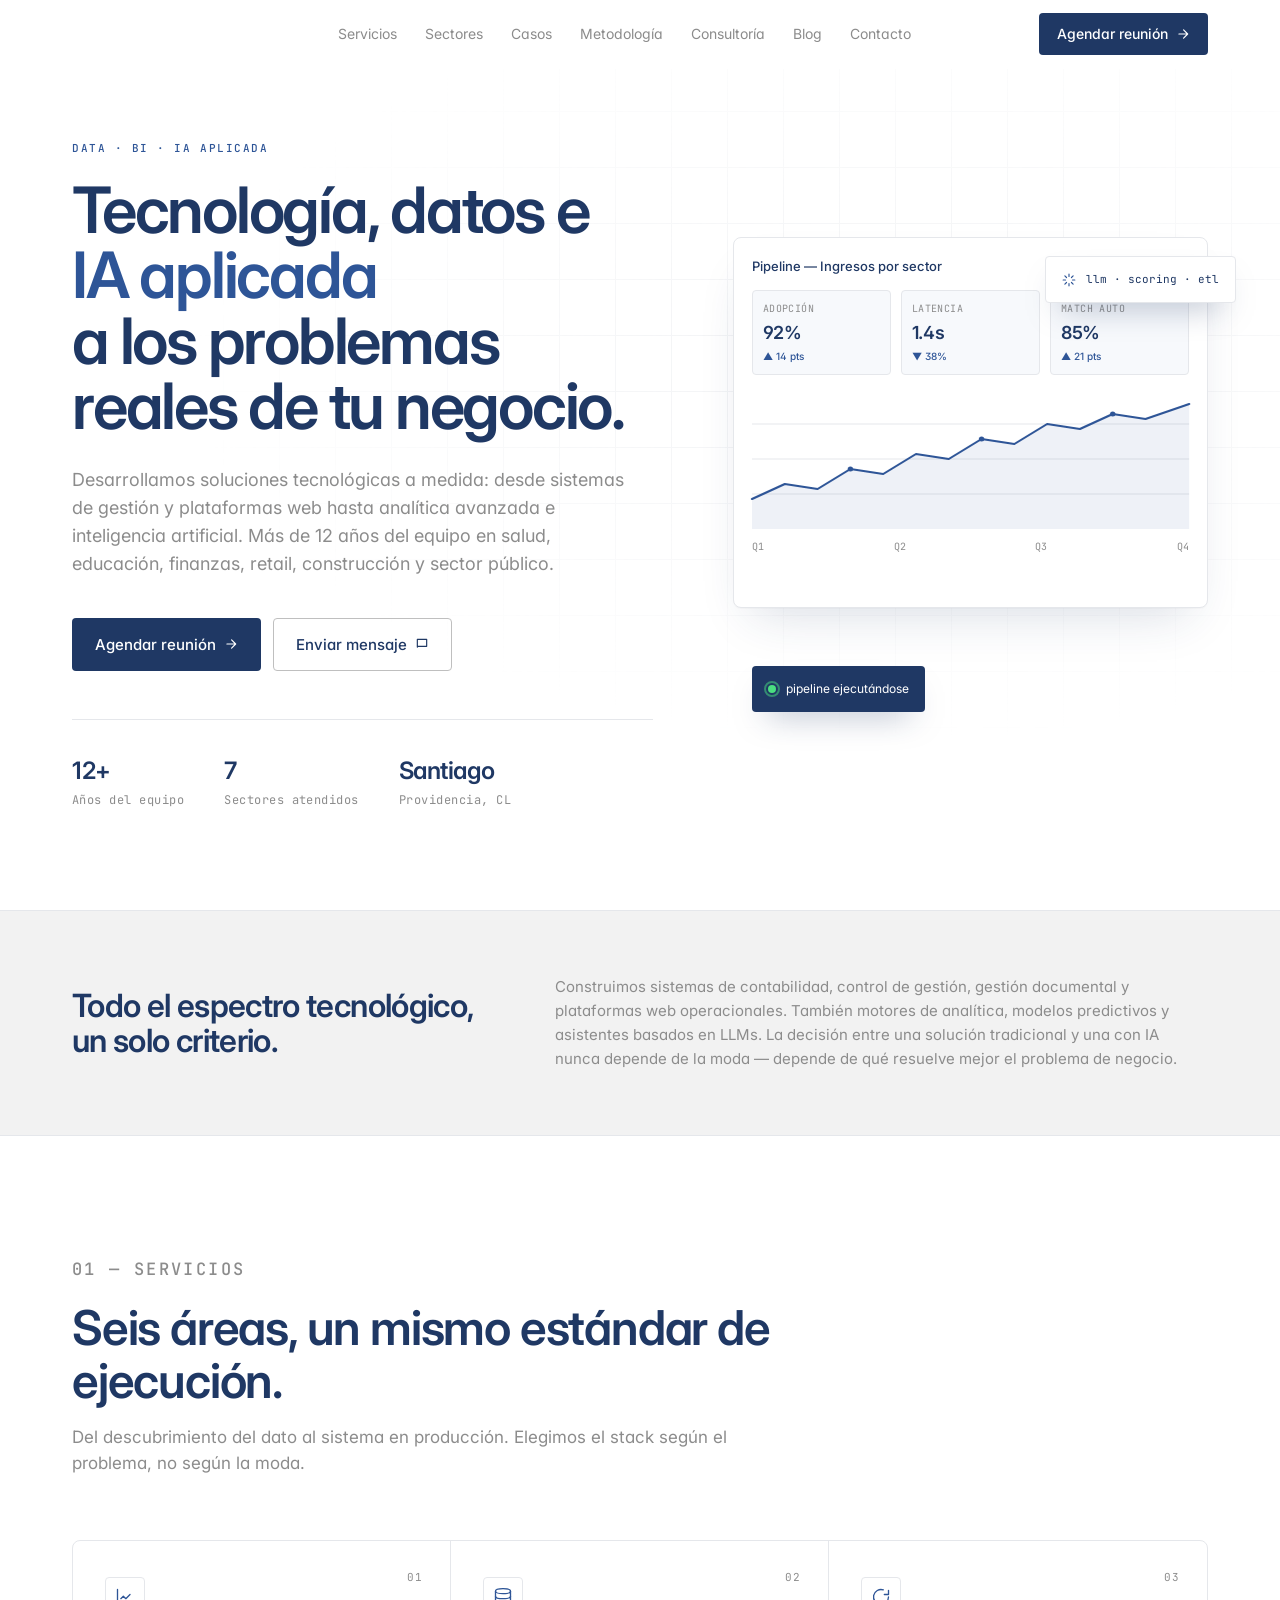
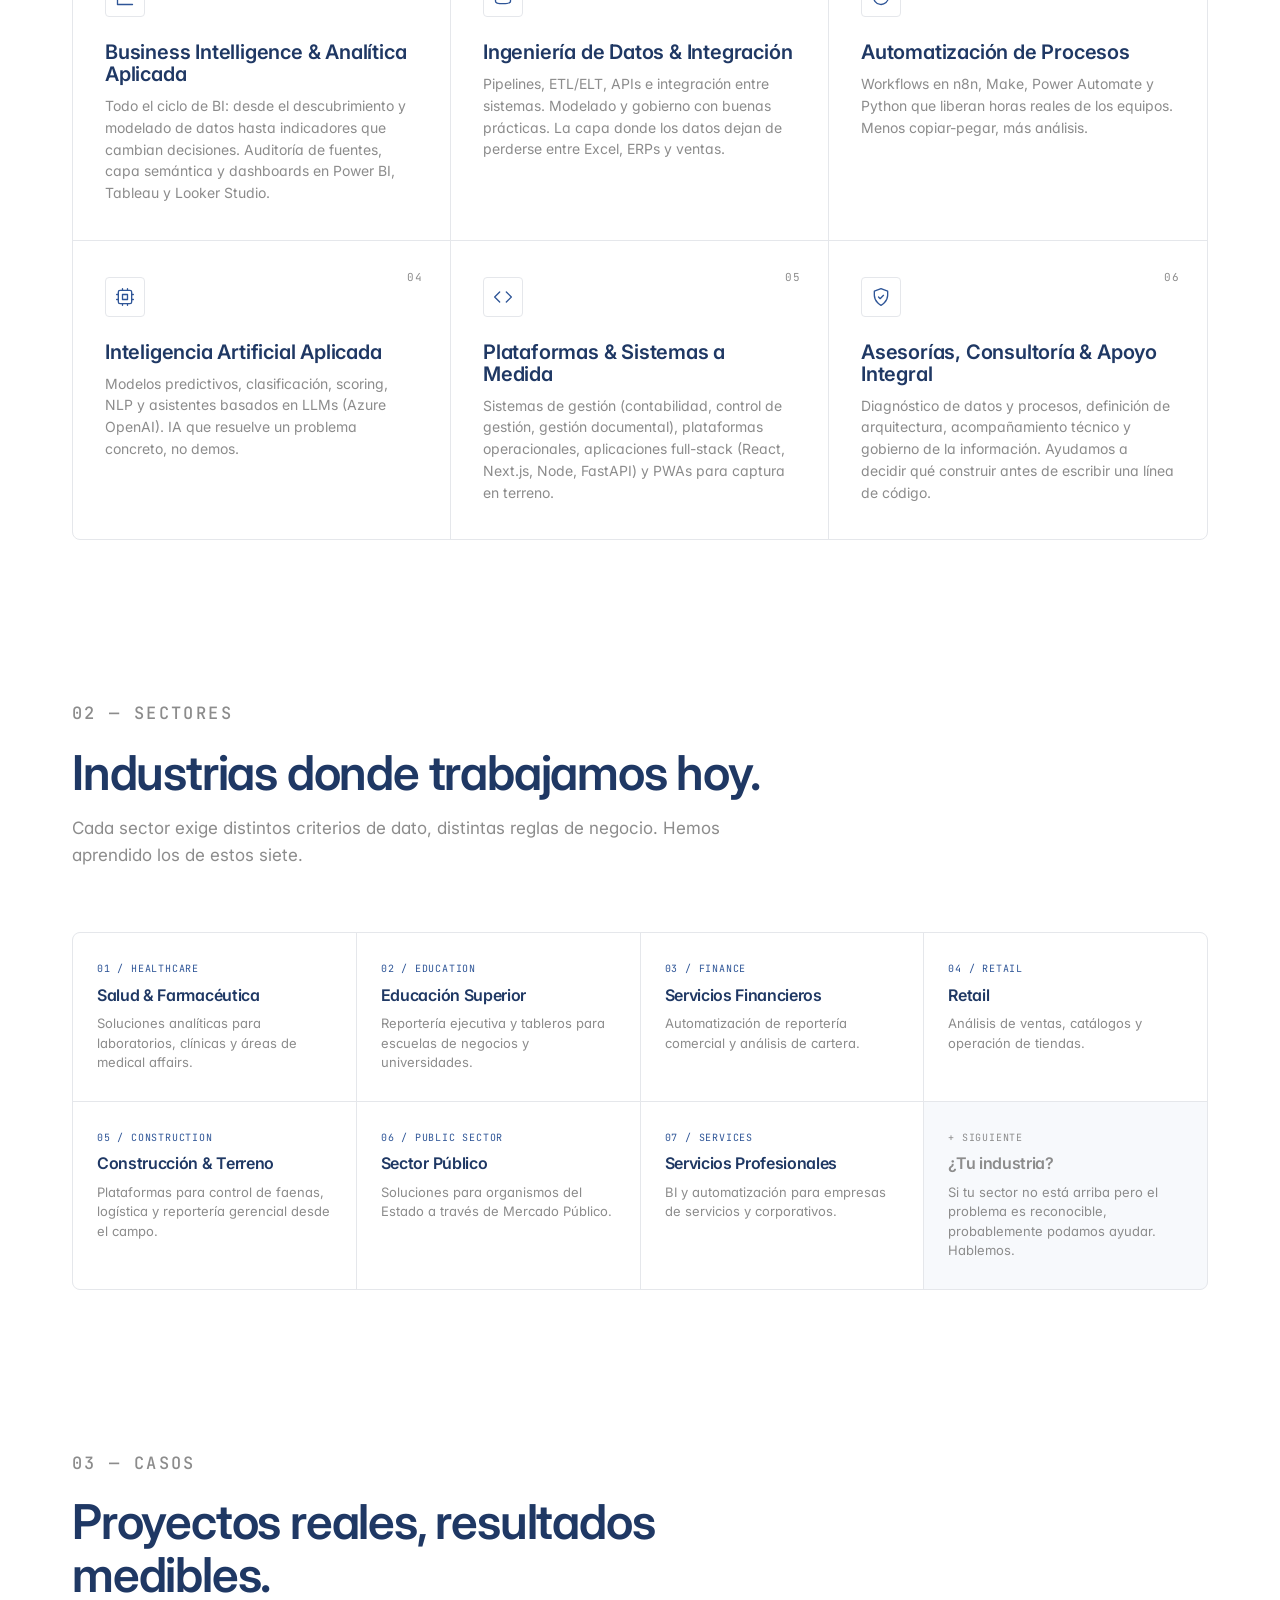
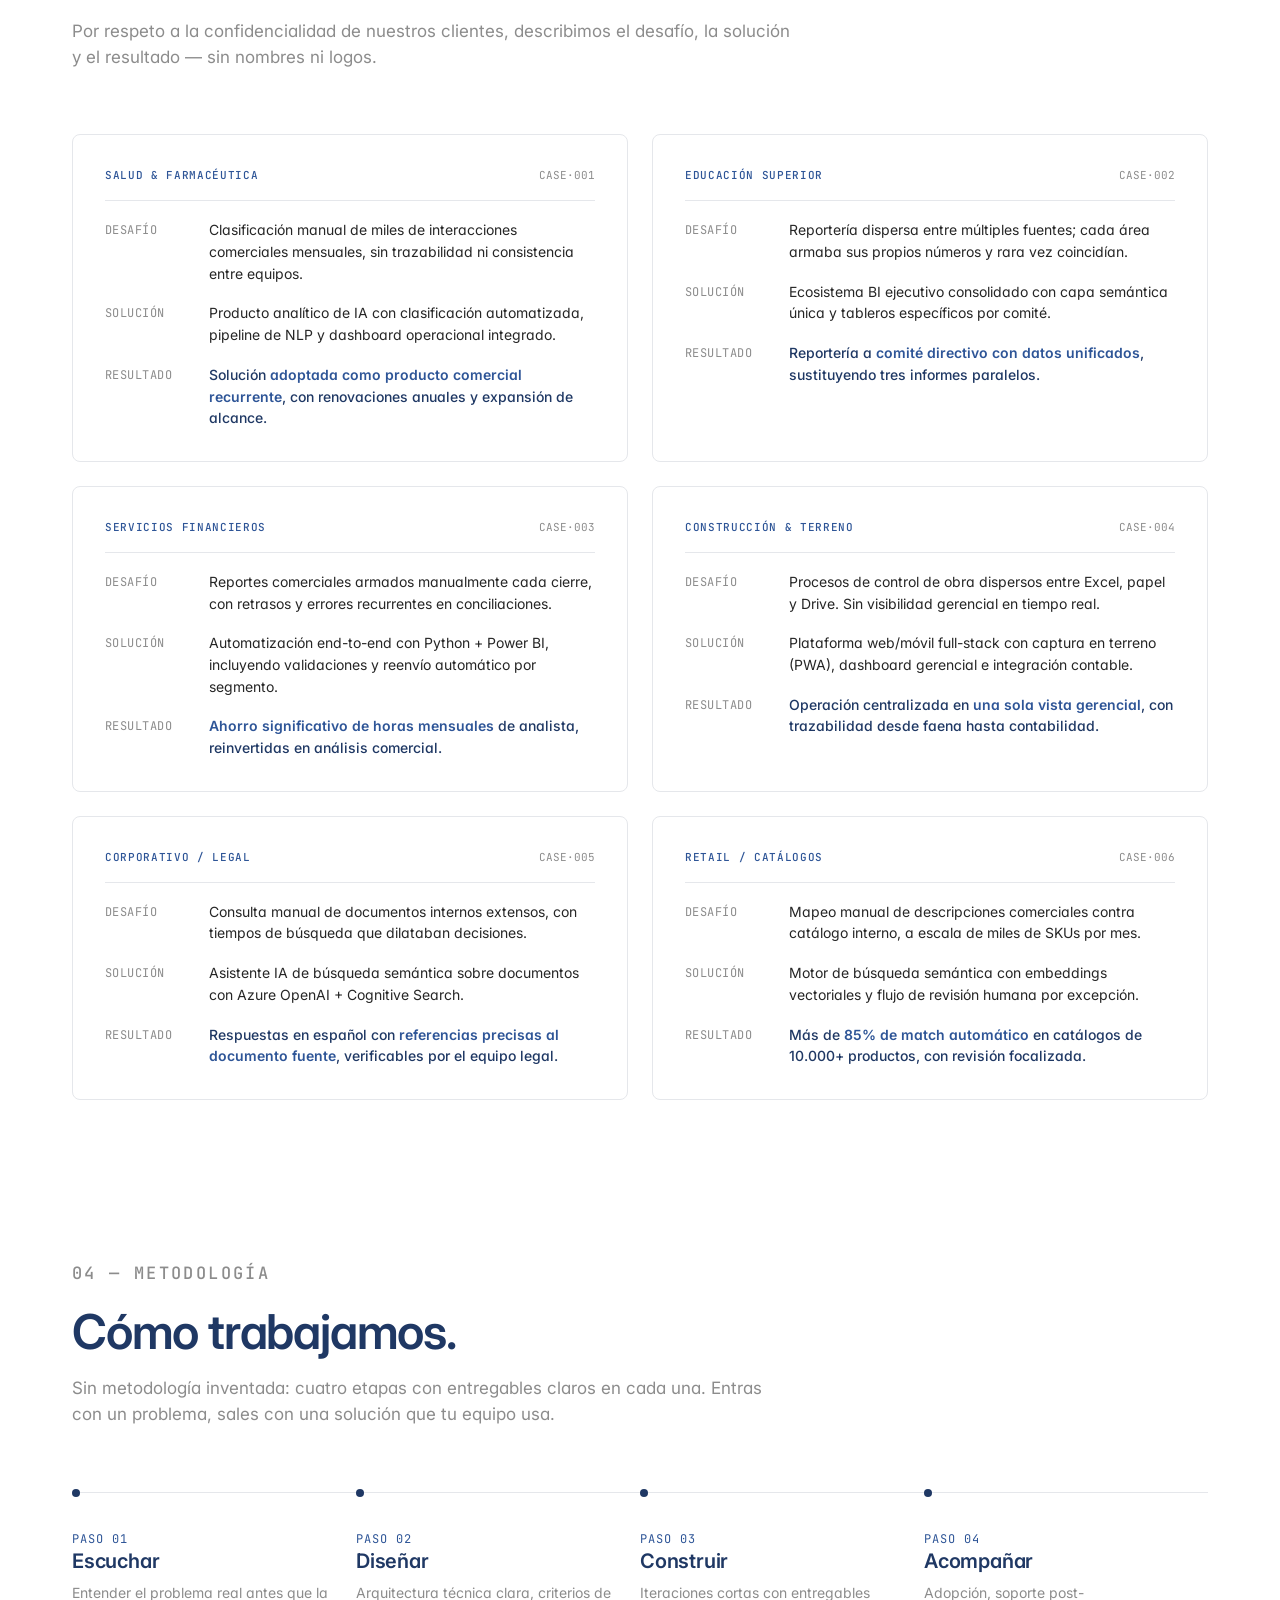
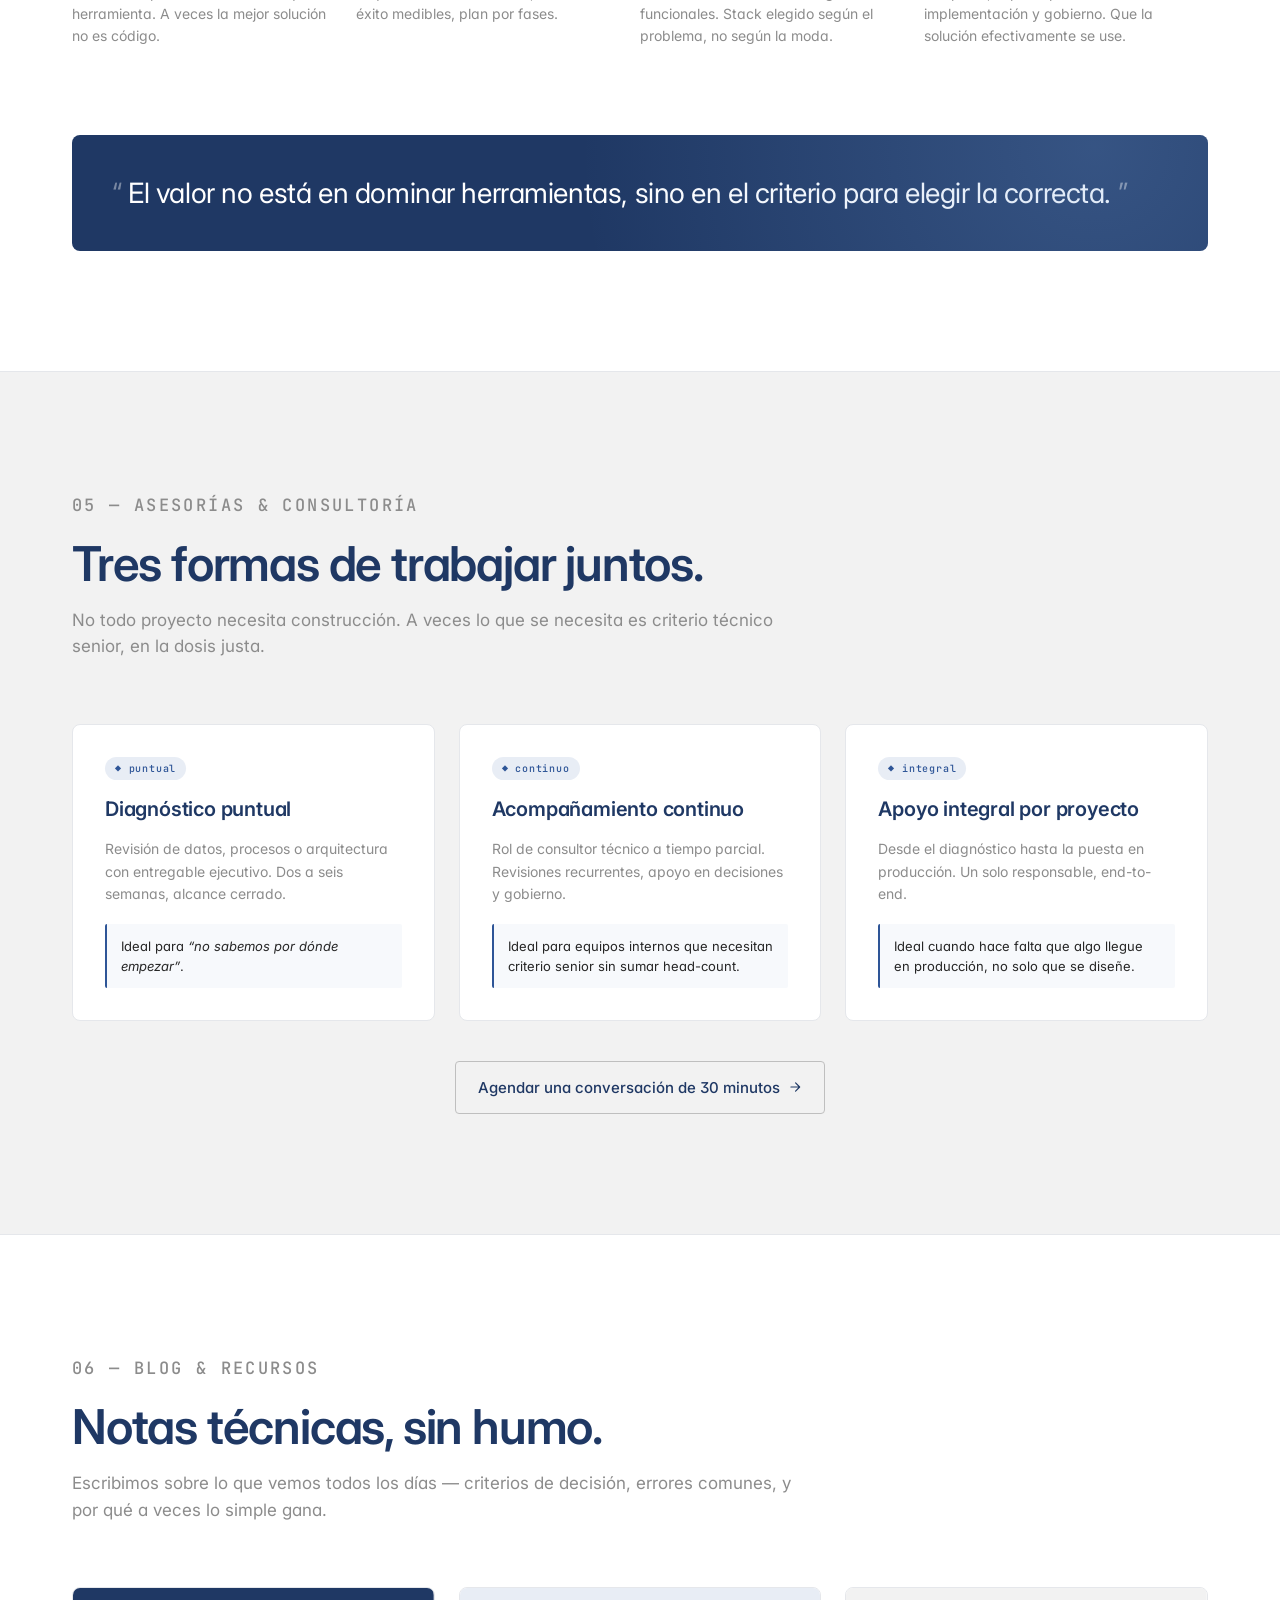
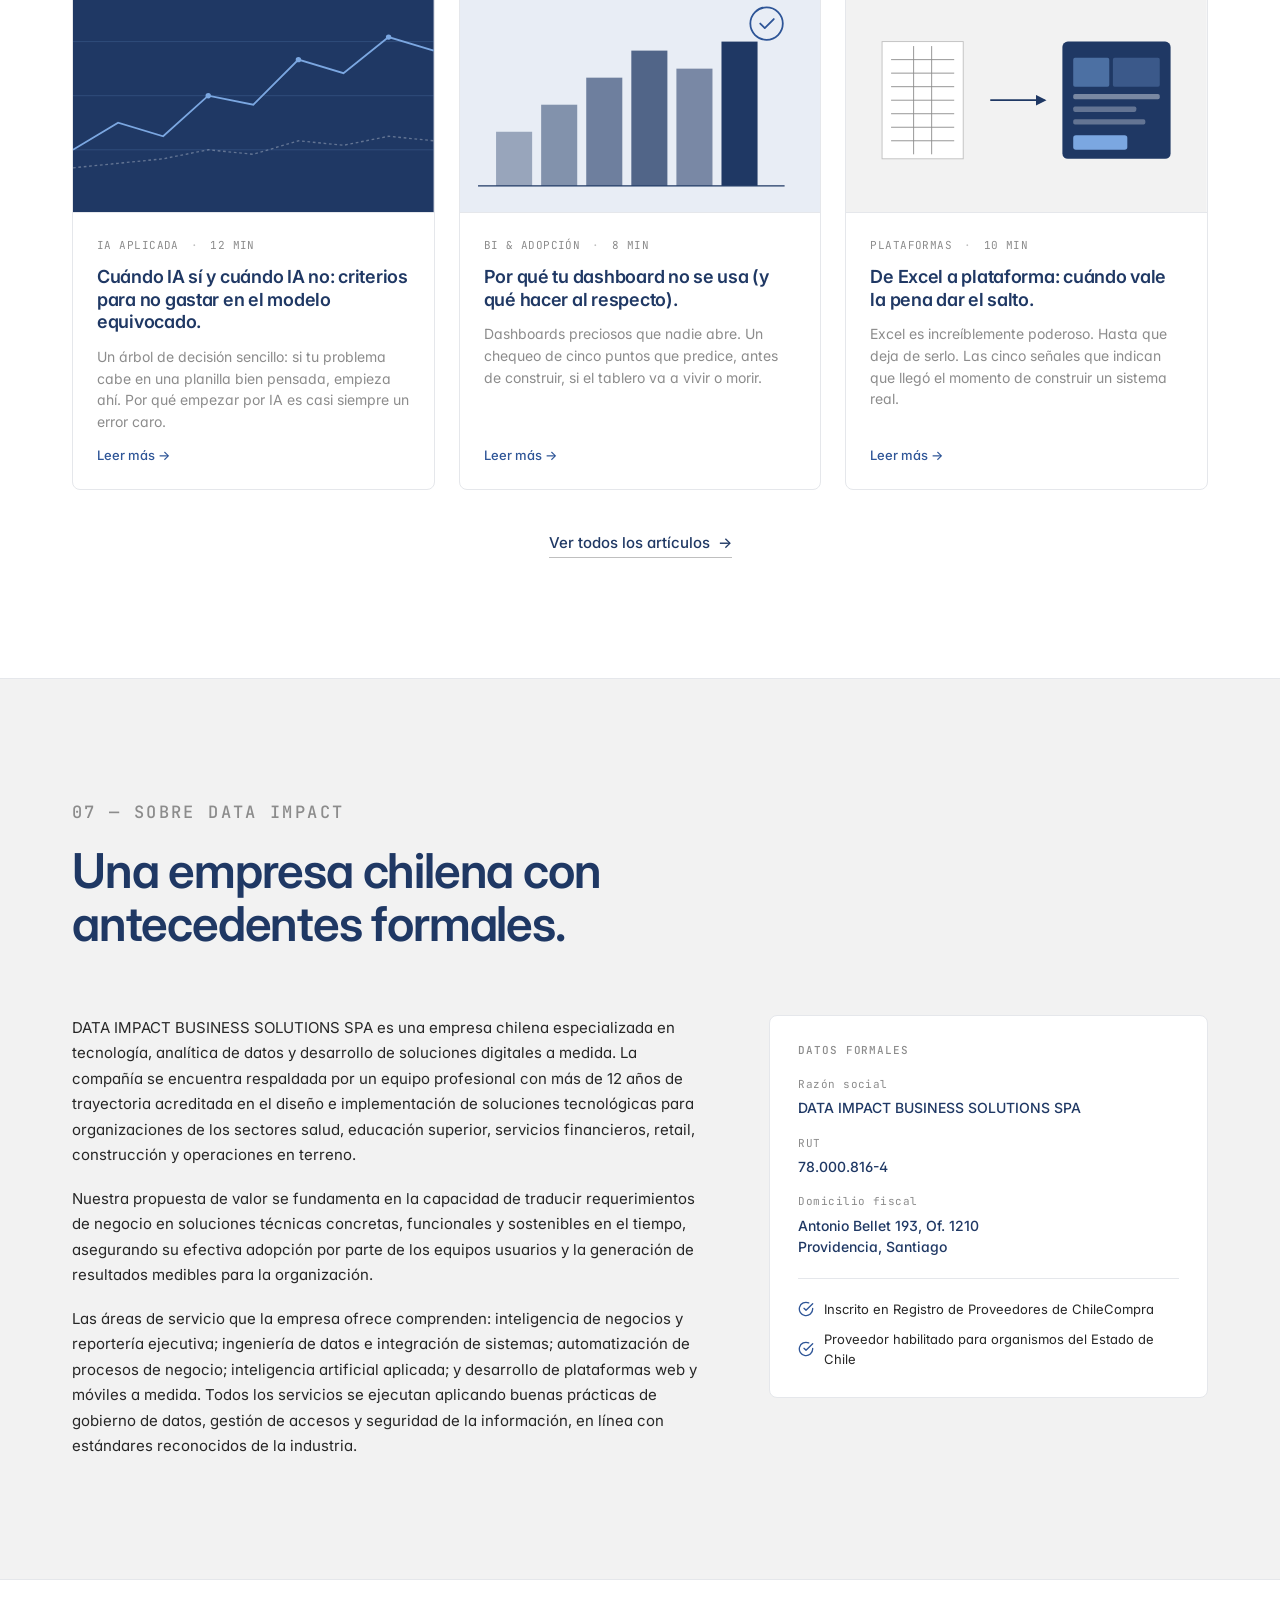
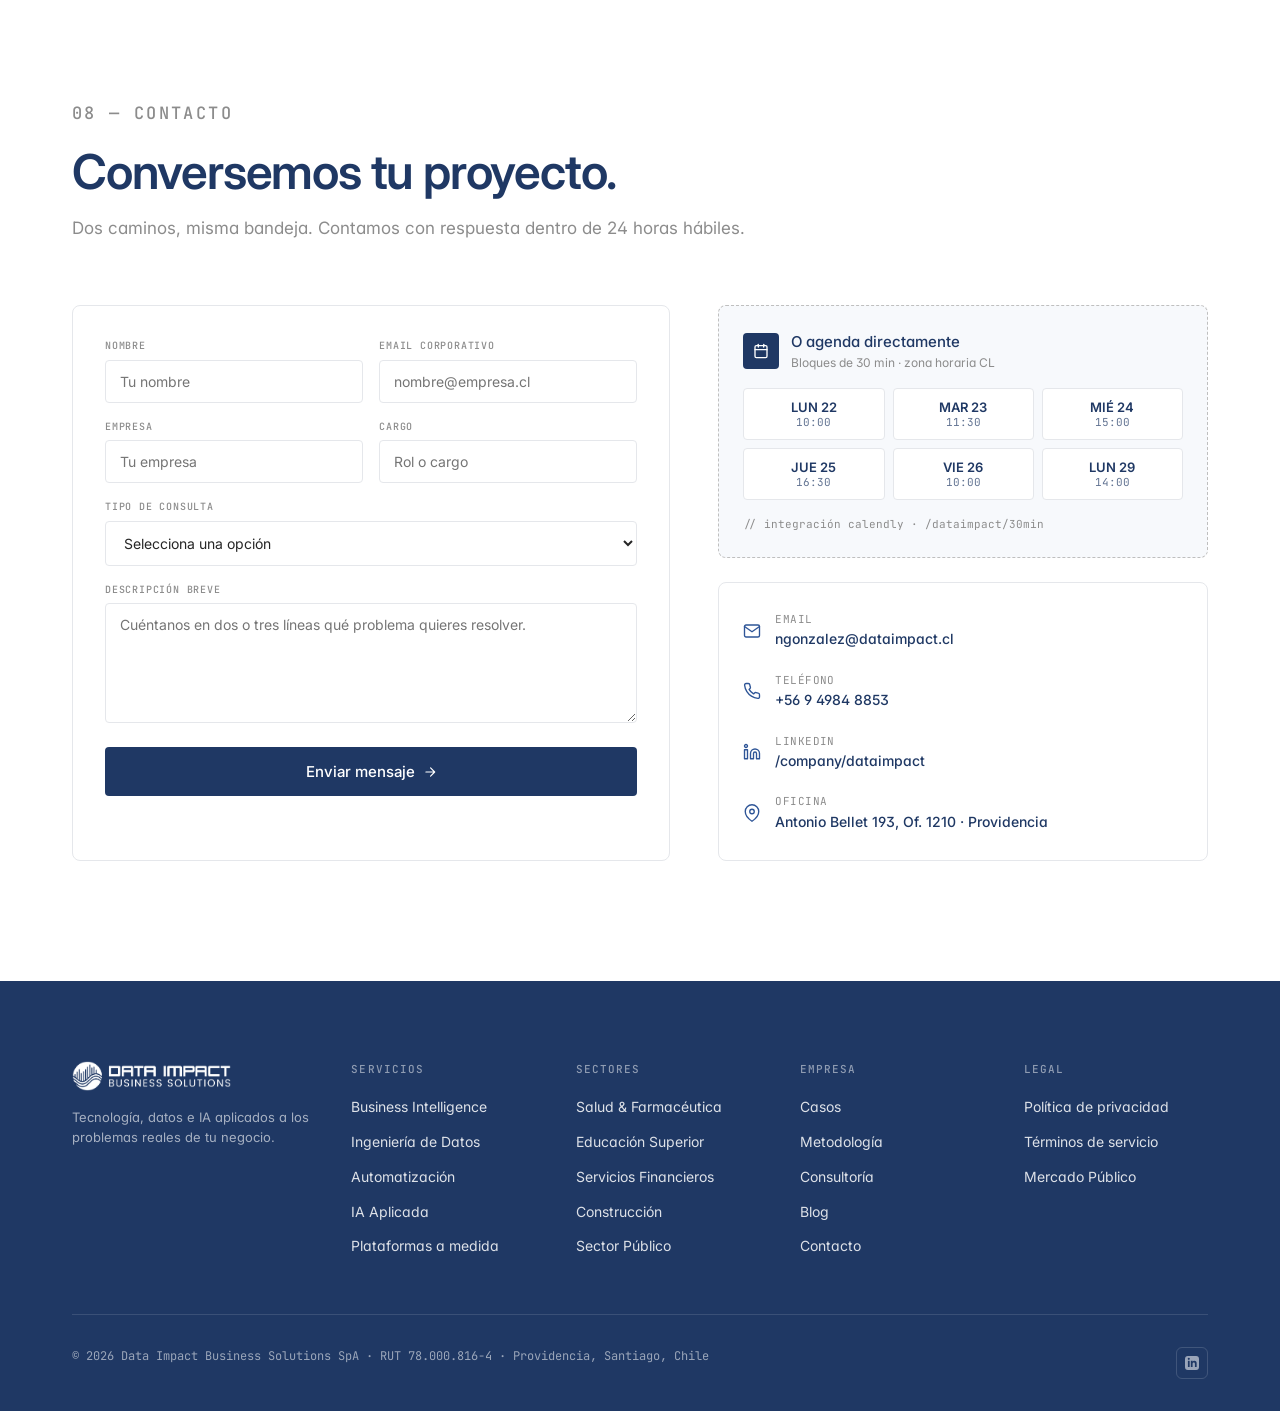
<file: project/index-print.html>
<!doctype html>
<html lang="es">
<head>
<meta charset="utf-8" />
<meta name="viewport" content="width=device-width,initial-scale=1" />
<title>Data Impact Business Solutions — Datos, BI e IA aplicados al negocio</title>
<meta name="description" content="Desarrollamos soluciones tecnológicas a medida: sistemas de gestión, plataformas web, analítica avanzada e IA aplicada. 12+ años de experiencia en salud, educación, finanzas, retail, construcción y sector público." />
<meta property="og:title" content="Data Impact Business Solutions" />
<meta property="og:description" content="Tecnología, datos e IA aplicados a los problemas reales de tu negocio." />
<meta property="og:type" content="website" />
<meta property="og:url" content="https://dataimpact.cl" />

<link rel="preconnect" href="https://fonts.googleapis.com">
<link rel="preconnect" href="https://fonts.gstatic.com" crossorigin>
<link href="https://fonts.googleapis.com/css2?family=Inter:wght@300;400;500;600;700&family=JetBrains+Mono:wght@400;500&display=swap" rel="stylesheet">

<script type="application/ld+json">
{
  "@context": "https://schema.org",
  "@type": "Organization",
  "name": "Data Impact Business Solutions SpA",
  "url": "https://dataimpact.cl",
  "email": "ngonzalez@dataimpact.cl",
  "telephone": "+56 9 4984 8853",
  "address": {
    "@type": "PostalAddress",
    "streetAddress": "Antonio Bellet 193, Of. 1210",
    "addressLocality": "Providencia",
    "addressRegion": "Santiago",
    "addressCountry": "CL"
  }
}
</script>

<style>
  :root {
    --navy: #1F3864;
    --blue: #2E5597;
    --blue-soft: #7BA7E1;
    --blue-wash: #E8EDF5;
    --ink: #262626;
    --ink-2: #8C8C8C;
    --line: #BFBFBF;
    --line-2: #E5E7EB;
    --bg: #ffffff;
    --bg-alt: #F2F2F2;
    --bg-tint: #F7F9FC;
    --radius: 4px;
    --radius-lg: 8px;
    --container: 1200px;
    --ease: cubic-bezier(.2,.7,.2,1);
  }

  [data-theme="dark"] {
    --navy: #E8EDF5;
    --blue: #7BA7E1;
    --blue-soft: #2E5597;
    --blue-wash: #11224a;
    --ink: #E8EDF5;
    --ink-2: #8a96ad;
    --line: #2a3654;
    --line-2: #1f2a44;
    --bg: #0b1324;
    --bg-alt: #0f1a30;
    --bg-tint: #0d1628;
  }

  * { box-sizing: border-box; }
  html { scroll-behavior: smooth; }
  body {
    margin: 0;
    font-family: 'Inter', system-ui, -apple-system, sans-serif;
    color: var(--ink);
    background: var(--bg);
    font-size: 16px;
    line-height: 1.55;
    -webkit-font-smoothing: antialiased;
    font-feature-settings: "ss01", "cv11";
    transition: background .3s var(--ease), color .3s var(--ease);
  }
  a { color: inherit; text-decoration: none; }
  button { font-family: inherit; cursor: pointer; border: 0; background: none; color: inherit; }

  .container { max-width: var(--container); margin: 0 auto; padding: 0 32px; }
  @media (max-width: 640px) { .container { padding: 0 20px; } }

  .eyebrow {
    font-family: 'JetBrains Mono', monospace;
    font-size: 11px;
    letter-spacing: .14em;
    text-transform: uppercase;
    color: var(--blue);
    font-weight: 500;
    margin: 0 0 20px;
  }

  h1, h2, h3, h4 { font-weight: 600; letter-spacing: -0.02em; line-height: 1.1; margin: 0; color: var(--navy); }
  h2 { font-size: clamp(32px, 4vw, 48px); letter-spacing: -0.025em; }
  h3 { font-size: 20px; letter-spacing: -0.01em; }
  p { margin: 0; }

  /* ============ NAV ============ */
  .nav {
    position: fixed; top: 0; left: 0; right: 0; z-index: 100;
    background: rgba(255,255,255,0.8);
    backdrop-filter: saturate(180%) blur(14px);
    -webkit-backdrop-filter: saturate(180%) blur(14px);
    border-bottom: 1px solid transparent;
    transition: background .25s var(--ease), border-color .25s var(--ease);
  }
  [data-theme="dark"] .nav { background: rgba(11,19,36,.82); }
  .nav.scrolled { border-bottom-color: var(--line-2); }
  .nav-inner {
    display: flex; align-items: center; justify-content: space-between;
    height: 68px;
    max-width: var(--container); margin: 0 auto; padding: 0 32px;
  }
  @media (max-width: 640px) { .nav-inner { padding: 0 20px; height: 60px; } }

  .logo { display: flex; align-items: center; gap: 10px; font-weight: 600; color: var(--navy); font-size: 15px; letter-spacing: -0.01em; }
  .logo-mark {
    width: 28px; height: 28px;
    background: var(--navy);
    border-radius: 5px;
    position: relative;
    display: grid; place-items: center;
  }
  .logo-mark::before, .logo-mark::after {
    content: ""; position: absolute; background: var(--blue-soft);
  }
  .logo-mark::before { left: 6px; bottom: 6px; width: 3px; height: 8px; }
  .logo-mark::after  { left: 12px; bottom: 6px; width: 3px; height: 14px; }
  .logo-mark i {
    position: absolute; left: 18px; bottom: 6px; width: 3px; height: 11px; background: #fff;
  }

  .nav-links { display: flex; gap: 28px; font-size: 14px; color: var(--ink-2); }
  .nav-links a { transition: color .15s var(--ease); }
  .nav-links a:hover { color: var(--navy); }
  @media (max-width: 960px) { .nav-links { display: none; } }

  .nav-cta {
    display: inline-flex; align-items: center; gap: 8px;
    background: var(--navy); color: #fff;
    padding: 10px 18px; border-radius: var(--radius);
    font-size: 14px; font-weight: 500;
    transition: background .15s var(--ease), transform .15s var(--ease);
  }
  [data-theme="dark"] .nav-cta { color: var(--bg); }
  .nav-cta:hover { background: var(--blue); }
  .nav-cta svg { transition: transform .2s var(--ease); }
  .nav-cta:hover svg { transform: translateX(2px); }

  .nav-mobile-toggle {
    display: none; width: 40px; height: 40px;
    align-items: center; justify-content: center;
  }
  @media (max-width: 960px) {
    .nav-mobile-toggle { display: inline-flex; }
    .nav-cta { display: none; }
  }

  /* ============ Reveal on scroll ============ */
  .reveal {
    opacity: 0;
    transform: translateY(16px);
    transition: opacity .7s var(--ease), transform .7s var(--ease);
  }
  .reveal.in { opacity: 1; transform: none; }
  .reveal.d1 { transition-delay: .05s; }
  .reveal.d2 { transition-delay: .12s; }
  .reveal.d3 { transition-delay: .2s; }
  .reveal.d4 { transition-delay: .28s; }
  @media (prefers-reduced-motion: reduce) {
    .reveal { opacity: 1; transform: none; }
  }

  /* ============ HERO ============ */
  .hero {
    padding: 140px 0 100px;
    position: relative;
    overflow: hidden;
  }
  .hero::before {
    content: "";
    position: absolute; inset: 0;
    background-image:
      linear-gradient(var(--line-2) 1px, transparent 1px),
      linear-gradient(90deg, var(--line-2) 1px, transparent 1px);
    background-size: 56px 56px;
    background-position: -1px -1px;
    mask-image: radial-gradient(ellipse 80% 60% at 70% 40%, #000 0%, transparent 70%);
    -webkit-mask-image: radial-gradient(ellipse 80% 60% at 70% 40%, #000 0%, transparent 70%);
    opacity: .6;
    pointer-events: none;
  }
  .hero-inner {
    display: grid;
    grid-template-columns: 1.1fr .9fr;
    gap: 80px;
    align-items: center;
    position: relative;
  }
  @media (max-width: 960px) {
    .hero { padding: 110px 0 60px; }
    .hero-inner { grid-template-columns: 1fr; gap: 48px; }
  }

  .hero h1 {
    font-size: clamp(36px, 5.2vw, 64px);
    letter-spacing: -0.035em;
    line-height: 1.02;
    margin-bottom: 28px;
  }
  .hero h1 em {
    font-style: normal;
    color: var(--blue);
    position: relative;
  }
  .hero-sub {
    font-size: 18px;
    color: var(--ink-2);
    max-width: 560px;
    line-height: 1.55;
    margin-bottom: 40px;
  }
  .hero-ctas { display: flex; gap: 12px; flex-wrap: wrap; }
  .btn {
    display: inline-flex; align-items: center; gap: 8px;
    padding: 14px 22px;
    border-radius: var(--radius);
    font-size: 15px; font-weight: 500;
    transition: all .15s var(--ease);
    border: 1px solid transparent;
    white-space: nowrap;
  }
  .btn svg { transition: transform .2s var(--ease); }
  .btn:hover svg { transform: translateX(2px); }
  .btn-primary { background: var(--navy); color: #fff; }
  [data-theme="dark"] .btn-primary { color: var(--bg); }
  .btn-primary:hover { background: var(--blue); }
  .btn-secondary {
    background: transparent;
    color: var(--navy);
    border-color: var(--line);
  }
  .btn-secondary:hover { border-color: var(--navy); background: var(--bg-alt); }

  .hero-meta {
    margin-top: 48px;
    display: flex; gap: 40px; flex-wrap: wrap;
    padding-top: 32px;
    border-top: 1px solid var(--line-2);
  }
  .hero-meta .item { display: flex; flex-direction: column; gap: 2px; }
  .hero-meta .num { font-size: 24px; font-weight: 600; color: var(--navy); letter-spacing: -0.02em; }
  .hero-meta .lbl { font-size: 12px; color: var(--ink-2); font-family: 'JetBrains Mono', monospace; letter-spacing: .04em; }

  /* Hero visual */
  .hero-visual {
    position: relative;
    aspect-ratio: 1 / 1;
    max-width: 520px;
    width: 100%;
    margin-left: auto;
  }
  @media (max-width: 960px) { .hero-visual { margin: 0 auto; max-width: 420px; } }

  .hv-card {
    position: absolute;
    background: var(--bg);
    border: 1px solid var(--line-2);
    border-radius: var(--radius-lg);
    box-shadow: 0 1px 0 rgba(0,0,0,0.02), 0 24px 48px -20px rgba(31,56,100,.18);
    padding: 18px;
  }
  .hv-main { inset: 0 0 22% 0; }
  .hv-main-header {
    display: flex; align-items: center; justify-content: space-between;
    margin-bottom: 14px;
  }
  .hv-main-header .title { font-size: 13px; font-weight: 500; color: var(--navy); }
  .hv-dots { display: flex; gap: 4px; }
  .hv-dots span { width: 7px; height: 7px; border-radius: 50%; background: var(--line); }

  .hv-kpi {
    display: grid; grid-template-columns: repeat(3, 1fr); gap: 10px;
    margin-bottom: 14px;
  }
  .hv-kpi .k {
    padding: 10px; border-radius: var(--radius);
    background: var(--bg-tint);
    border: 1px solid var(--line-2);
  }
  .hv-kpi .k .l { font-size: 10px; font-family: 'JetBrains Mono', monospace; color: var(--ink-2); letter-spacing: .04em; }
  .hv-kpi .k .v { font-size: 18px; font-weight: 600; color: var(--navy); letter-spacing: -0.02em; margin-top: 2px; }
  .hv-kpi .k .t { font-size: 10px; color: var(--blue); font-weight: 500; margin-top: 2px; }

  .hv-chart { height: 140px; position: relative; }
  .hv-chart svg { width: 100%; height: 100%; overflow: visible; }
  .hv-path {
    fill: none; stroke: var(--blue);
    stroke-width: 2; stroke-linecap: round; stroke-linejoin: round;
    stroke-dasharray: 1000;
    stroke-dashoffset: 1000;
    animation: draw 2.6s var(--ease) .3s forwards;
  }
  .hv-path-fill {
    fill: var(--blue);
    opacity: 0;
    animation: fade 1.4s var(--ease) 2s forwards;
  }
  @keyframes draw { to { stroke-dashoffset: 0; } }
  @keyframes fade { to { opacity: .08; } }

  .hv-x {
    display: flex; justify-content: space-between;
    margin-top: 10px;
    font-size: 10px; font-family: 'JetBrains Mono', monospace;
    color: var(--ink-2);
  }

  .hv-badge {
    position: absolute;
    background: var(--navy); color: #fff;
    border-radius: var(--radius);
    padding: 14px 16px;
    font-size: 12px;
    display: flex; align-items: center; gap: 10px;
    box-shadow: 0 16px 32px -16px rgba(31,56,100,.5);
    animation: floatIn .8s var(--ease) 1s backwards;
  }
  [data-theme="dark"] .hv-badge { color: var(--bg); }
  .hv-badge-bl { bottom: 0; left: 4%; }
  .hv-badge-tr { top: 4%; right: -6%; background: var(--bg); color: var(--navy); border: 1px solid var(--line-2); }
  @keyframes floatIn {
    from { opacity: 0; transform: translateY(12px); }
    to { opacity: 1; transform: none; }
  }
  .pulse-dot {
    width: 8px; height: 8px; border-radius: 50%; background: #4ade80;
    position: relative;
  }
  .pulse-dot::after {
    content: ""; position: absolute; inset: -4px; border-radius: 50%;
    border: 2px solid #4ade80; opacity: .5;
    animation: pulse 2s infinite;
  }
  @keyframes pulse {
    0% { transform: scale(.9); opacity: .6; }
    100% { transform: scale(1.6); opacity: 0; }
  }

  /* ============ Positioning band ============ */
  .band {
    background: var(--bg-alt);
    padding: 64px 0;
    border-block: 1px solid var(--line-2);
  }
  .band-inner {
    display: grid; grid-template-columns: .8fr 1.2fr; gap: 48px; align-items: center;
  }
  @media (max-width: 780px) { .band-inner { grid-template-columns: 1fr; gap: 20px; } }
  .band h2 { font-size: clamp(24px, 2.6vw, 32px); letter-spacing: -0.02em; }
  .band p { color: var(--ink-2); max-width: 640px; font-size: 15px; line-height: 1.6; }

  /* ============ Sections ============ */
  section.sec { padding: 120px 0; }
  @media (max-width: 780px) { section.sec { padding: 80px 0; } }

  .sec-head { margin-bottom: 64px; max-width: 720px; }
  .sec-head h2 { margin-bottom: 16px; }
  .sec-head p { color: var(--ink-2); font-size: 17px; line-height: 1.55; }

  /* Services */
  .services {
    display: grid; grid-template-columns: repeat(3, 1fr);
    border: 1px solid var(--line-2);
    border-radius: var(--radius-lg);
    overflow: hidden;
    background: var(--bg);
  }
  @media (max-width: 960px) { .services { grid-template-columns: repeat(2, 1fr); } }
  @media (max-width: 640px) { .services { grid-template-columns: 1fr; } }
  .svc {
    padding: 36px 32px;
    border-right: 1px solid var(--line-2);
    border-bottom: 1px solid var(--line-2);
    transition: background .2s var(--ease);
    position: relative;
  }
  @media (min-width: 961px) {
    .svc:nth-child(3n) { border-right: 0; }
    .svc:nth-child(n+4) { border-bottom: 0; }
  }
  @media (min-width: 641px) and (max-width: 960px) {
    .svc:nth-child(2n) { border-right: 0; }
    .svc:nth-last-child(-n+2) { border-bottom: 0; }
  }
  @media (max-width: 640px) {
    .svc { border-right: 0; }
    .svc:last-child { border-bottom: 0; }
  }
  .svc:hover { background: var(--bg-tint); }
  .svc-icon {
    width: 40px; height: 40px;
    display: grid; place-items: center;
    border: 1px solid var(--line-2);
    border-radius: var(--radius);
    margin-bottom: 24px;
    color: var(--blue);
    background: var(--bg);
    transition: border-color .2s var(--ease), color .2s var(--ease);
  }
  .svc:hover .svc-icon { border-color: var(--blue); }
  .svc-idx {
    position: absolute; top: 28px; right: 28px;
    font-family: 'JetBrains Mono', monospace; font-size: 11px; color: var(--ink-2);
    letter-spacing: .04em;
  }
  .svc h3 { margin-bottom: 10px; }
  .svc p { color: var(--ink-2); font-size: 14px; line-height: 1.55; }

  /* Sectors */
  .sectors {
    display: grid; grid-template-columns: repeat(4, 1fr); gap: 1px;
    background: var(--line-2);
    border: 1px solid var(--line-2);
    border-radius: var(--radius-lg);
    overflow: hidden;
  }
  @media (max-width: 960px) { .sectors { grid-template-columns: repeat(2, 1fr); } }
  @media (max-width: 480px) { .sectors { grid-template-columns: 1fr; } }
  .sector {
    background: var(--bg);
    padding: 28px 24px;
    display: flex; flex-direction: column; gap: 10px;
    transition: background .15s var(--ease);
  }
  .sector:hover { background: var(--bg-tint); }
  .sector .tag {
    font-family: 'JetBrains Mono', monospace;
    font-size: 10px; letter-spacing: .08em;
    color: var(--blue); text-transform: uppercase;
  }
  .sector h4 { font-size: 16px; font-weight: 600; color: var(--navy); }
  .sector p { font-size: 13px; color: var(--ink-2); line-height: 1.5; }

  /* Cases */
  .cases { display: grid; grid-template-columns: repeat(2, 1fr); gap: 24px; }
  @media (max-width: 780px) { .cases { grid-template-columns: 1fr; } }
  .case {
    border: 1px solid var(--line-2);
    border-radius: var(--radius-lg);
    padding: 32px;
    background: var(--bg);
    transition: border-color .2s var(--ease), transform .2s var(--ease);
    display: flex; flex-direction: column; gap: 18px;
  }
  .case:hover { border-color: var(--navy); transform: translateY(-2px); }
  .case-head {
    display: flex; align-items: center; justify-content: space-between;
    padding-bottom: 16px;
    border-bottom: 1px solid var(--line-2);
  }
  .case-sector {
    font-family: 'JetBrains Mono', monospace;
    font-size: 11px; letter-spacing: .06em;
    color: var(--blue);
    text-transform: uppercase;
    font-weight: 500;
  }
  .case-num { font-family: 'JetBrains Mono', monospace; color: var(--ink-2); font-size: 11px; }
  .case-row { display: flex; gap: 14px; }
  .case-row .lbl {
    width: 90px; flex-shrink: 0;
    font-size: 12px; color: var(--ink-2);
    font-family: 'JetBrains Mono', monospace;
    letter-spacing: .04em;
    padding-top: 2px;
  }
  .case-row .val { font-size: 14px; line-height: 1.55; color: var(--ink); }
  .case-row.result .val { color: var(--navy); font-weight: 500; }
  .case-row.result .val b { color: var(--blue); font-weight: 600; }

  /* Methodology */
  .method-section {
    background: var(--bg);
  }
  .method { display: grid; grid-template-columns: repeat(4, 1fr); gap: 0; position: relative; }
  @media (max-width: 780px) { .method { grid-template-columns: 1fr; } }
  .step {
    padding: 32px 24px 32px 0;
    border-top: 1px solid var(--line-2);
    position: relative;
  }
  .step::before {
    content: "";
    position: absolute; top: -4px; left: 0;
    width: 8px; height: 8px; background: var(--navy);
    border-radius: 50%;
  }
  .step-num {
    font-family: 'JetBrains Mono', monospace;
    font-size: 12px; color: var(--blue); letter-spacing: .08em;
    margin-bottom: 14px;
  }
  .step h3 { margin-bottom: 10px; }
  .step p { color: var(--ink-2); font-size: 14px; line-height: 1.55; }
  .method-quote {
    margin-top: 56px; padding: 40px;
    background: var(--navy); color: #fff;
    border-radius: var(--radius-lg);
    font-size: clamp(20px, 2.4vw, 28px);
    font-weight: 400;
    letter-spacing: -0.015em;
    line-height: 1.3;
    position: relative;
    overflow: hidden;
  }
  [data-theme="dark"] .method-quote { color: var(--bg); }
  .method-quote::before {
    content: "";
    position: absolute;
    inset: 0;
    background: radial-gradient(circle at 90% 10%, rgba(123,167,225,.25), transparent 50%);
    pointer-events: none;
  }
  .method-quote q { quotes: none; }
  .method-quote q::before { content: "“ "; opacity: .4; }
  .method-quote q::after { content: " ”"; opacity: .4; }

  /* Consulting */
  .consulting-section {
    background: var(--bg-alt);
    border-block: 1px solid var(--line-2);
  }
  .consulting { display: grid; grid-template-columns: repeat(3, 1fr); gap: 24px; }
  @media (max-width: 780px) { .consulting { grid-template-columns: 1fr; } }
  .engage {
    background: var(--bg);
    border: 1px solid var(--line-2);
    border-radius: var(--radius-lg);
    padding: 32px;
    display: flex; flex-direction: column; gap: 18px;
    transition: all .2s var(--ease);
  }
  .engage:hover { border-color: var(--navy); transform: translateY(-2px); }
  .engage-tag {
    display: inline-flex; align-self: flex-start;
    padding: 4px 10px;
    background: var(--blue-wash); color: var(--blue);
    border-radius: 999px;
    font-family: 'JetBrains Mono', monospace;
    font-size: 10px; letter-spacing: .08em;
    font-weight: 500;
  }
  [data-theme="dark"] .engage-tag { color: var(--blue-soft); }
  .engage h3 { margin: 0; }
  .engage p { font-size: 14px; color: var(--ink-2); line-height: 1.6; }
  .engage .ideal {
    font-size: 13px; padding: 12px 14px;
    background: var(--bg-tint);
    border-left: 2px solid var(--blue);
    color: var(--ink);
    border-radius: 2px;
  }
  .consulting-cta {
    margin-top: 40px; text-align: center;
  }

  /* Blog */
  .blog { display: grid; grid-template-columns: repeat(3, 1fr); gap: 24px; }
  @media (max-width: 780px) { .blog { grid-template-columns: 1fr; } }
  .post {
    border: 1px solid var(--line-2);
    border-radius: var(--radius-lg);
    overflow: hidden;
    background: var(--bg);
    transition: border-color .2s var(--ease);
    display: flex; flex-direction: column;
  }
  .post:hover { border-color: var(--navy); }
  .post-cover {
    aspect-ratio: 16/10;
    position: relative;
    overflow: hidden;
    border-bottom: 1px solid var(--line-2);
  }
  .post-cover svg { width: 100%; height: 100%; display: block; }
  .post-body { padding: 24px; display: flex; flex-direction: column; gap: 12px; flex: 1; }
  .post-meta {
    display: flex; gap: 12px;
    font-family: 'JetBrains Mono', monospace;
    font-size: 11px; color: var(--ink-2); letter-spacing: .04em;
  }
  .post-meta .dot { color: var(--line); }
  .post h3 {
    font-size: 18px; letter-spacing: -0.015em; line-height: 1.25;
  }
  .post-excerpt { font-size: 14px; color: var(--ink-2); line-height: 1.55; flex: 1; }
  .post-link {
    font-size: 13px; color: var(--blue); font-weight: 500;
    display: inline-flex; align-items: center; gap: 6px;
    transition: gap .2s var(--ease);
  }
  .post-link:hover { gap: 10px; }
  .blog-footer { margin-top: 40px; text-align: center; }
  .blog-footer a {
    color: var(--navy); font-weight: 500; font-size: 15px;
    display: inline-flex; align-items: center; gap: 8px;
    border-bottom: 1px solid var(--line);
    padding-bottom: 3px;
    transition: border-color .15s var(--ease);
  }
  .blog-footer a:hover { border-color: var(--navy); }

  /* About */
  .about-section { background: var(--bg-alt); border-block: 1px solid var(--line-2); }
  .about { display: grid; grid-template-columns: 1.3fr .9fr; gap: 64px; }
  @media (max-width: 900px) { .about { grid-template-columns: 1fr; gap: 40px; } }
  .about-text p { color: var(--ink); font-size: 15px; line-height: 1.7; margin-bottom: 18px; }
  .about-text p:last-child { margin-bottom: 0; }
  .about-card {
    background: var(--bg);
    border: 1px solid var(--line-2);
    border-radius: var(--radius-lg);
    padding: 28px;
    align-self: start;
  }
  .about-card h4 {
    font-family: 'JetBrains Mono', monospace;
    font-size: 11px; font-weight: 500;
    color: var(--ink-2); letter-spacing: .08em;
    text-transform: uppercase; margin-bottom: 20px;
  }
  .about-card dl { margin: 0; display: flex; flex-direction: column; gap: 16px; }
  .about-card dt { font-size: 11px; color: var(--ink-2); font-family: 'JetBrains Mono', monospace; letter-spacing: .04em; margin-bottom: 4px; }
  .about-card dd { margin: 0; font-size: 14px; color: var(--navy); font-weight: 500; }
  .about-card .seals {
    margin-top: 20px; padding-top: 20px; border-top: 1px solid var(--line-2);
    display: flex; flex-direction: column; gap: 10px;
  }
  .about-card .seal {
    display: flex; align-items: center; gap: 10px;
    font-size: 13px; color: var(--ink);
  }
  .about-card .seal svg { color: var(--blue); flex-shrink: 0; }

  /* Contact */
  .contact { display: grid; grid-template-columns: 1.1fr .9fr; gap: 48px; }
  @media (max-width: 900px) { .contact { grid-template-columns: 1fr; gap: 32px; } }
  .form {
    border: 1px solid var(--line-2);
    border-radius: var(--radius-lg);
    padding: 32px;
    background: var(--bg);
  }
  .form-grid { display: grid; grid-template-columns: 1fr 1fr; gap: 16px; margin-bottom: 16px; }
  @media (max-width: 520px) { .form-grid { grid-template-columns: 1fr; } }
  .field { display: flex; flex-direction: column; gap: 6px; }
  .field label {
    font-family: 'JetBrains Mono', monospace;
    font-size: 10px; letter-spacing: .08em; text-transform: uppercase;
    color: var(--ink-2); font-weight: 500;
  }
  .field input, .field select, .field textarea {
    width: 100%;
    padding: 12px 14px;
    border: 1px solid var(--line-2);
    border-radius: var(--radius);
    background: var(--bg);
    color: var(--ink);
    font-family: inherit;
    font-size: 14px;
    transition: border-color .15s var(--ease), box-shadow .15s var(--ease);
  }
  .field input:focus, .field select:focus, .field textarea:focus {
    outline: 0; border-color: var(--navy);
    box-shadow: 0 0 0 3px rgba(31,56,100,.08);
  }
  .field textarea { resize: vertical; min-height: 120px; }
  .field.full { margin-bottom: 16px; }
  .form .btn-primary { width: 100%; justify-content: center; margin-top: 8px; }
  .form .btn-primary.sent { background: #15803d; }

  .contact-side { display: flex; flex-direction: column; gap: 24px; }
  .contact-side h3 { margin-bottom: 8px; }
  .calendly {
    border: 1px dashed var(--line);
    border-radius: var(--radius-lg);
    padding: 24px;
    background: var(--bg-tint);
    display: flex; flex-direction: column; gap: 16px;
  }
  .calendly-head { display: flex; align-items: center; gap: 12px; }
  .calendly-head .icon {
    width: 36px; height: 36px; border-radius: var(--radius);
    background: var(--navy); color: #fff;
    display: grid; place-items: center;
  }
  [data-theme="dark"] .calendly-head .icon { color: var(--bg); }
  .calendly-head .t { font-weight: 500; color: var(--navy); font-size: 15px; }
  .calendly-head .s { font-size: 12px; color: var(--ink-2); }
  .slots { display: grid; grid-template-columns: repeat(3, 1fr); gap: 8px; }
  .slot {
    padding: 10px 6px;
    background: var(--bg);
    border: 1px solid var(--line-2);
    border-radius: var(--radius);
    font-size: 12px;
    text-align: center;
    color: var(--navy);
    transition: all .15s var(--ease);
  }
  .slot:hover { border-color: var(--navy); background: var(--navy); color: #fff; }
  [data-theme="dark"] .slot:hover { color: var(--bg); }
  .slot .d { font-weight: 600; font-size: 13px; }
  .slot .h { font-family: 'JetBrains Mono', monospace; font-size: 11px; opacity: .7; }
  .calendly-note {
    font-size: 11px; color: var(--ink-2); font-family: 'JetBrains Mono', monospace;
  }

  .contact-direct {
    border: 1px solid var(--line-2);
    border-radius: var(--radius-lg);
    padding: 24px;
    display: flex; flex-direction: column; gap: 14px;
  }
  .contact-item {
    display: flex; align-items: center; gap: 14px;
    padding: 4px 0;
  }
  .contact-item svg { color: var(--blue); flex-shrink: 0; }
  .contact-item .l { font-size: 11px; color: var(--ink-2); font-family: 'JetBrains Mono', monospace; letter-spacing: .04em; }
  .contact-item .v { font-size: 14px; color: var(--navy); font-weight: 500; }
  .contact-item:hover .v { color: var(--blue); }

  /* Footer */
  footer {
    background: var(--navy);
    color: #fff;
    padding: 80px 0 32px;
  }
  [data-theme="dark"] footer { background: #05091a; color: var(--ink); }
  .foot {
    display: grid; grid-template-columns: 1.3fr 1fr 1fr 1fr 1fr; gap: 40px;
    padding-bottom: 56px;
    border-bottom: 1px solid rgba(255,255,255,.12);
  }
  [data-theme="dark"] .foot { border-bottom-color: var(--line); }
  @media (max-width: 900px) { .foot { grid-template-columns: 1fr 1fr; } }
  @media (max-width: 520px) { .foot { grid-template-columns: 1fr; gap: 32px; } }
  .foot-logo { display: flex; flex-direction: column; gap: 16px; }
  .foot-logo .logo { color: #fff; }
  [data-theme="dark"] .foot-logo .logo { color: var(--ink); }
  .foot-logo .logo-mark { background: #fff; }
  [data-theme="dark"] .foot-logo .logo-mark { background: var(--blue-soft); }
  .foot-logo .logo-mark::before { background: var(--navy); }
  .foot-logo .logo-mark::after { background: var(--navy); }
  .foot-logo .logo-mark i { background: var(--navy); }
  .foot-logo p { font-size: 13px; color: rgba(255,255,255,.6); max-width: 260px; line-height: 1.55; }

  .foot h5 {
    font-family: 'JetBrains Mono', monospace;
    font-size: 11px; letter-spacing: .1em; text-transform: uppercase;
    color: rgba(255,255,255,.5); font-weight: 500;
    margin: 0 0 16px;
  }
  .foot ul { list-style: none; padding: 0; margin: 0; display: flex; flex-direction: column; gap: 10px; }
  .foot a {
    font-size: 14px; color: rgba(255,255,255,.85);
    transition: color .15s var(--ease);
  }
  .foot a:hover { color: #fff; }
  [data-theme="dark"] .foot a { color: var(--ink-2); }
  [data-theme="dark"] .foot a:hover { color: var(--ink); }

  .foot-bottom {
    padding-top: 32px;
    display: flex; justify-content: space-between; gap: 16px; flex-wrap: wrap;
    font-size: 12px; color: rgba(255,255,255,.55);
    font-family: 'JetBrains Mono', monospace;
  }
  .foot-bottom .social { display: flex; gap: 12px; }
  .foot-bottom .social a {
    width: 32px; height: 32px; display: grid; place-items: center;
    border: 1px solid rgba(255,255,255,.15); border-radius: 6px;
    transition: all .15s var(--ease);
  }
  .foot-bottom .social a:hover { background: #fff; color: var(--navy); border-color: #fff; }

  /* Logo images */
  .logo { display: inline-flex; align-items: center; text-decoration: none; }
  .logo-img { height: 26px; width: auto; display: block; }
  .logo-img-dark { display: none; }
  [data-theme="dark"] .logo-img-light { display: none; }
  [data-theme="dark"] .logo-img-dark { display: block; }
  .foot-logo-img { height: 30px; width: auto; display: block; filter: brightness(0) invert(1); }
  [data-theme="dark"] .foot-logo-img { filter: none; }

  /* ============ Tweaks panel ============ */
  #tweaks {
    position: fixed; right: 20px; bottom: 20px;
    width: 300px; z-index: 200;
    background: var(--bg);
    border: 1px solid var(--line-2);
    border-radius: var(--radius-lg);
    box-shadow: 0 24px 60px -20px rgba(0,0,0,.25);
    padding: 18px;
    font-size: 13px;
    display: none;
  }
  #tweaks.on { display: block; }
  #tweaks h4 {
    font-family: 'JetBrains Mono', monospace;
    font-size: 11px; letter-spacing: .08em; text-transform: uppercase;
    color: var(--ink-2); font-weight: 500;
    margin: 0 0 14px;
    display: flex; justify-content: space-between; align-items: center;
  }
  #tweaks .row { margin-bottom: 14px; }
  #tweaks .row:last-child { margin-bottom: 0; }
  #tweaks label {
    display: block; font-size: 11px; color: var(--ink-2);
    margin-bottom: 6px; font-family: 'JetBrains Mono', monospace;
    letter-spacing: .04em;
  }
  #tweaks .seg { display: grid; grid-template-columns: repeat(3, 1fr); gap: 4px; }
  #tweaks .seg button {
    padding: 8px 4px; font-size: 11px;
    border: 1px solid var(--line-2); border-radius: var(--radius);
    color: var(--ink); background: var(--bg);
    transition: all .15s var(--ease);
  }
  #tweaks .seg button.on { background: var(--navy); color: #fff; border-color: var(--navy); }
  [data-theme="dark"] #tweaks .seg button.on { color: var(--bg); }
  #tweaks .swatches { display: flex; gap: 6px; }
  #tweaks .sw {
    flex: 1; height: 28px; border-radius: var(--radius);
    cursor: pointer; border: 2px solid transparent;
    transition: transform .15s var(--ease);
  }
  #tweaks .sw.on { border-color: var(--ink); transform: scale(1.05); }
  #tweaks .h1-opt {
    width: 100%; text-align: left;
    padding: 8px 10px; font-size: 12px;
    border: 1px solid var(--line-2); border-radius: var(--radius);
    background: var(--bg); color: var(--ink); margin-bottom: 4px;
    transition: all .15s var(--ease); line-height: 1.3;
  }
  #tweaks .h1-opt.on { border-color: var(--navy); background: var(--blue-wash); color: var(--navy); }

</style>
</head>
<body>

<!-- ============ NAV ============ -->
<nav class="nav" id="nav">
  <div class="nav-inner">
    <a href="#top" class="logo" aria-label="Data Impact Business Solutions">
      <img src="assets/logo-solutions-dark.png" alt="Data Impact Solutions" class="logo-img logo-img-light" />
      <img src="assets/logo-solutions-light.png" alt="Data Impact Solutions" class="logo-img logo-img-dark" />
    </a>
    <div class="nav-links">
      <a href="#servicios">Servicios</a>
      <a href="#sectores">Sectores</a>
      <a href="#casos">Casos</a>
      <a href="#metodologia">Metodología</a>
      <a href="#consultoria">Consultoría</a>
      <a href="#blog">Blog</a>
      <a href="#contacto">Contacto</a>
    </div>
    <a href="#contacto" class="nav-cta">
      Agendar reunión
      <svg width="14" height="14" viewBox="0 0 24 24" fill="none" stroke="currentColor" stroke-width="2" stroke-linecap="round" stroke-linejoin="round"><path d="M5 12h14M13 5l7 7-7 7"/></svg>
    </a>
    <button class="nav-mobile-toggle" aria-label="Menú">
      <svg width="20" height="20" viewBox="0 0 24 24" fill="none" stroke="currentColor" stroke-width="2" stroke-linecap="round"><path d="M3 6h18M3 12h18M3 18h18"/></svg>
    </button>
  </div>
</nav>

<main id="top">

<!-- ============ HERO ============ -->
<section class="hero">
  <div class="container hero-inner">
    <div class="hero-text">
      <p class="eyebrow reveal">Data · BI · IA Aplicada</p>
      <h1 class="reveal d1" id="hero-h1">
        Datos que se convierten en <em>decisiones</em>.<br>
        Decisiones que se convierten en resultados.
      </h1>
      <p class="hero-sub reveal d2">
        Desarrollamos soluciones tecnológicas a medida: desde sistemas de gestión y plataformas web hasta analítica avanzada e inteligencia artificial. Más de 12 años del equipo en salud, educación, finanzas, retail, construcción y sector público.
      </p>
      <div class="hero-ctas reveal d3">
        <a class="btn btn-primary" href="#contacto">
          Agendar reunión
          <svg width="14" height="14" viewBox="0 0 24 24" fill="none" stroke="currentColor" stroke-width="2" stroke-linecap="round" stroke-linejoin="round"><path d="M5 12h14M13 5l7 7-7 7"/></svg>
        </a>
        <a class="btn btn-secondary" href="#contacto">
          Enviar mensaje
          <svg width="14" height="14" viewBox="0 0 24 24" fill="none" stroke="currentColor" stroke-width="2" stroke-linecap="round" stroke-linejoin="round"><path d="M4 4h16v12H5.17L4 17.17V4z"/></svg>
        </a>
      </div>
      <div class="hero-meta reveal d4">
        <div class="item"><span class="num">12+</span><span class="lbl">Años del equipo</span></div>
        <div class="item"><span class="num">7</span><span class="lbl">Sectores atendidos</span></div>
        <div class="item"><span class="num">Santiago</span><span class="lbl">Providencia, CL</span></div>
      </div>
    </div>

    <!-- Hero visual: animated dashboard + nodes -->
    <div class="hero-visual reveal d2">
      <div class="hv-card hv-main">
        <div class="hv-main-header">
          <span class="title">Pipeline — Ingresos por sector</span>
          <div class="hv-dots"><span></span><span></span><span></span></div>
        </div>
        <div class="hv-kpi">
          <div class="k"><div class="l">ADOPCIÓN</div><div class="v">92%</div><div class="t">▲ 14 pts</div></div>
          <div class="k"><div class="l">LATENCIA</div><div class="v">1.4s</div><div class="t">▼ 38%</div></div>
          <div class="k"><div class="l">MATCH AUTO</div><div class="v">85%</div><div class="t">▲ 21 pts</div></div>
        </div>
        <div class="hv-chart">
          <svg viewBox="0 0 400 140" preserveAspectRatio="none">
            <defs>
              <linearGradient id="area" x1="0" x2="0" y1="0" y2="1">
                <stop offset="0%" stop-color="currentColor" stop-opacity=".25"/>
                <stop offset="100%" stop-color="currentColor" stop-opacity="0"/>
              </linearGradient>
            </defs>
            <!-- gridlines -->
            <g stroke="var(--line-2)" stroke-width="1">
              <line x1="0" y1="35" x2="400" y2="35"/>
              <line x1="0" y1="70" x2="400" y2="70"/>
              <line x1="0" y1="105" x2="400" y2="105"/>
            </g>
            <path class="hv-path-fill" style="color: var(--blue);" d="M 0 110 L 30 95 L 60 100 L 90 80 L 120 85 L 150 65 L 180 70 L 210 50 L 240 55 L 270 35 L 300 40 L 330 25 L 360 30 L 400 15 L 400 140 L 0 140 Z" fill="url(#area)"/>
            <path class="hv-path" d="M 0 110 L 30 95 L 60 100 L 90 80 L 120 85 L 150 65 L 180 70 L 210 50 L 240 55 L 270 35 L 300 40 L 330 25 L 360 30 L 400 15"/>
            <!-- points -->
            <g fill="var(--blue)">
              <circle cx="90" cy="80" r="2.5"/>
              <circle cx="210" cy="50" r="2.5"/>
              <circle cx="330" cy="25" r="2.5"/>
            </g>
          </svg>
        </div>
        <div class="hv-x"><span>Q1</span><span>Q2</span><span>Q3</span><span>Q4</span></div>
      </div>

      <div class="hv-badge hv-badge-bl">
        <span class="pulse-dot"></span>
        <span>pipeline ejecutándose</span>
      </div>

      <div class="hv-badge hv-badge-tr">
        <svg width="14" height="14" viewBox="0 0 24 24" fill="none" stroke="currentColor" stroke-width="2" stroke-linecap="round" stroke-linejoin="round" style="color: var(--blue);"><path d="M12 2v4M12 18v4M4.93 4.93l2.83 2.83M16.24 16.24l2.83 2.83M2 12h4M18 12h4M4.93 19.07l2.83-2.83M16.24 7.76l2.83-2.83"/></svg>
        <span style="font-family: 'JetBrains Mono', monospace; font-size: 11px;">llm · scoring · etl</span>
      </div>
    </div>
  </div>
</section>

<!-- ============ 1b. Positioning band ============ -->
<section class="band">
  <div class="container band-inner">
    <h2 class="reveal">Todo el espectro tecnológico,<br>un solo criterio.</h2>
    <p class="reveal d1">
      Construimos sistemas de contabilidad, control de gestión, gestión documental y plataformas web operacionales. También motores de analítica, modelos predictivos y asistentes basados en LLMs. La decisión entre una solución tradicional y una con IA nunca depende de la moda — depende de qué resuelve mejor el problema de negocio.
    </p>
  </div>
</section>

<!-- ============ 2. Services ============ -->
<section class="sec" id="servicios">
  <div class="container">
    <div class="sec-head reveal">
      <p class="eyebrow">01 — Servicios</p>
      <h2>Seis áreas, un mismo estándar de ejecución.</h2>
      <p>Del descubrimiento del dato al sistema en producción. Elegimos el stack según el problema, no según la moda.</p>
    </div>

    <div class="services reveal d1">
      <div class="svc">
        <div class="svc-icon"><svg width="20" height="20" viewBox="0 0 24 24" fill="none" stroke="currentColor" stroke-width="1.6" stroke-linecap="round" stroke-linejoin="round"><path d="M3 3v18h18"/><path d="M7 14l3-3 3 3 5-5"/></svg></div>
        <span class="svc-idx">01</span>
        <h3>Business Intelligence &amp; Analítica Aplicada</h3>
        <p>Todo el ciclo de BI: desde el descubrimiento y modelado de datos hasta indicadores que cambian decisiones. Auditoría de fuentes, capa semántica y dashboards en Power BI, Tableau y Looker Studio.</p>
      </div>
      <div class="svc">
        <div class="svc-icon"><svg width="20" height="20" viewBox="0 0 24 24" fill="none" stroke="currentColor" stroke-width="1.6" stroke-linecap="round" stroke-linejoin="round"><ellipse cx="12" cy="5" rx="9" ry="3"/><path d="M3 5v6c0 1.66 4 3 9 3s9-1.34 9-3V5"/><path d="M3 11v6c0 1.66 4 3 9 3s9-1.34 9-3v-6"/></svg></div>
        <span class="svc-idx">02</span>
        <h3>Ingeniería de Datos &amp; Integración</h3>
        <p>Pipelines, ETL/ELT, APIs e integración entre sistemas. Modelado y gobierno con buenas prácticas. La capa donde los datos dejan de perderse entre Excel, ERPs y ventas.</p>
      </div>
      <div class="svc">
        <div class="svc-icon"><svg width="20" height="20" viewBox="0 0 24 24" fill="none" stroke="currentColor" stroke-width="1.6" stroke-linecap="round" stroke-linejoin="round"><path d="M21 12a9 9 0 1 1-6.2-8.56"/><path d="M21 4v5h-5"/></svg></div>
        <span class="svc-idx">03</span>
        <h3>Automatización de Procesos</h3>
        <p>Workflows en n8n, Make, Power Automate y Python que liberan horas reales de los equipos. Menos copiar-pegar, más análisis.</p>
      </div>
      <div class="svc">
        <div class="svc-icon"><svg width="20" height="20" viewBox="0 0 24 24" fill="none" stroke="currentColor" stroke-width="1.6" stroke-linecap="round" stroke-linejoin="round"><rect x="4" y="4" width="16" height="16" rx="2"/><path d="M9 9h6v6H9z"/><path d="M9 2v2M15 2v2M9 20v2M15 20v2M2 9h2M2 15h2M20 9h2M20 15h2"/></svg></div>
        <span class="svc-idx">04</span>
        <h3>Inteligencia Artificial Aplicada</h3>
        <p>Modelos predictivos, clasificación, scoring, NLP y asistentes basados en LLMs (Azure OpenAI). IA que resuelve un problema concreto, no demos.</p>
      </div>
      <div class="svc">
        <div class="svc-icon"><svg width="20" height="20" viewBox="0 0 24 24" fill="none" stroke="currentColor" stroke-width="1.6" stroke-linecap="round" stroke-linejoin="round"><polyline points="16 18 22 12 16 6"/><polyline points="8 6 2 12 8 18"/></svg></div>
        <span class="svc-idx">05</span>
        <h3>Plataformas &amp; Sistemas a Medida</h3>
        <p>Sistemas de gestión (contabilidad, control de gestión, gestión documental), plataformas operacionales, aplicaciones full-stack (React, Next.js, Node, FastAPI) y PWAs para captura en terreno.</p>
      </div>
      <div class="svc">
        <div class="svc-icon"><svg width="20" height="20" viewBox="0 0 24 24" fill="none" stroke="currentColor" stroke-width="1.6" stroke-linecap="round" stroke-linejoin="round"><path d="M12 22s-8-4-8-12V5l8-3 8 3v5c0 8-8 12-8 12z"/><path d="M9 12l2 2 4-4"/></svg></div>
        <span class="svc-idx">06</span>
        <h3>Asesorías, Consultoría &amp; Apoyo Integral</h3>
        <p>Diagnóstico de datos y procesos, definición de arquitectura, acompañamiento técnico y gobierno de la información. Ayudamos a decidir qué construir antes de escribir una línea de código.</p>
      </div>
    </div>
  </div>
</section>

<!-- ============ 3. Sectors ============ -->
<section class="sec" id="sectores" style="padding-top: 40px;">
  <div class="container">
    <div class="sec-head reveal">
      <p class="eyebrow">02 — Sectores</p>
      <h2>Industrias donde trabajamos hoy.</h2>
      <p>Cada sector exige distintos criterios de dato, distintas reglas de negocio. Hemos aprendido los de estos siete.</p>
    </div>

    <div class="sectors reveal d1">
      <div class="sector">
        <span class="tag">01 / Healthcare</span>
        <h4>Salud &amp; Farmacéutica</h4>
        <p>Soluciones analíticas para laboratorios, clínicas y áreas de medical affairs.</p>
      </div>
      <div class="sector">
        <span class="tag">02 / Education</span>
        <h4>Educación Superior</h4>
        <p>Reportería ejecutiva y tableros para escuelas de negocios y universidades.</p>
      </div>
      <div class="sector">
        <span class="tag">03 / Finance</span>
        <h4>Servicios Financieros</h4>
        <p>Automatización de reportería comercial y análisis de cartera.</p>
      </div>
      <div class="sector">
        <span class="tag">04 / Retail</span>
        <h4>Retail</h4>
        <p>Análisis de ventas, catálogos y operación de tiendas.</p>
      </div>
      <div class="sector">
        <span class="tag">05 / Construction</span>
        <h4>Construcción &amp; Terreno</h4>
        <p>Plataformas para control de faenas, logística y reportería gerencial desde el campo.</p>
      </div>
      <div class="sector">
        <span class="tag">06 / Public Sector</span>
        <h4>Sector Público</h4>
        <p>Soluciones para organismos del Estado a través de Mercado Público.</p>
      </div>
      <div class="sector">
        <span class="tag">07 / Services</span>
        <h4>Servicios Profesionales</h4>
        <p>BI y automatización para empresas de servicios y corporativos.</p>
      </div>
      <div class="sector" style="background: var(--bg-tint);">
        <span class="tag" style="color: var(--ink-2)">+ siguiente</span>
        <h4 style="color: var(--ink-2)">¿Tu industria?</h4>
        <p>Si tu sector no está arriba pero el problema es reconocible, probablemente podamos ayudar. Hablemos.</p>
      </div>
    </div>
  </div>
</section>

<!-- ============ 4. Cases ============ -->
<section class="sec" id="casos" style="padding-top: 40px;">
  <div class="container">
    <div class="sec-head reveal">
      <p class="eyebrow">03 — Casos</p>
      <h2>Proyectos reales, resultados medibles.</h2>
      <p>Por respeto a la confidencialidad de nuestros clientes, describimos el desafío, la solución y el resultado — sin nombres ni logos.</p>
    </div>

    <div class="cases reveal d1">
      <!-- Case 1 -->
      <article class="case">
        <div class="case-head">
          <span class="case-sector">Salud &amp; Farmacéutica</span>
          <span class="case-num">CASE·001</span>
        </div>
        <div class="case-row"><span class="lbl">DESAFÍO</span><span class="val">Clasificación manual de miles de interacciones comerciales mensuales, sin trazabilidad ni consistencia entre equipos.</span></div>
        <div class="case-row"><span class="lbl">SOLUCIÓN</span><span class="val">Producto analítico de IA con clasificación automatizada, pipeline de NLP y dashboard operacional integrado.</span></div>
        <div class="case-row result"><span class="lbl">RESULTADO</span><span class="val">Solución <b>adoptada como producto comercial recurrente</b>, con renovaciones anuales y expansión de alcance.</span></div>
      </article>

      <!-- Case 2 -->
      <article class="case">
        <div class="case-head">
          <span class="case-sector">Educación Superior</span>
          <span class="case-num">CASE·002</span>
        </div>
        <div class="case-row"><span class="lbl">DESAFÍO</span><span class="val">Reportería dispersa entre múltiples fuentes; cada área armaba sus propios números y rara vez coincidían.</span></div>
        <div class="case-row"><span class="lbl">SOLUCIÓN</span><span class="val">Ecosistema BI ejecutivo consolidado con capa semántica única y tableros específicos por comité.</span></div>
        <div class="case-row result"><span class="lbl">RESULTADO</span><span class="val">Reportería a <b>comité directivo con datos unificados</b>, sustituyendo tres informes paralelos.</span></div>
      </article>

      <!-- Case 3 -->
      <article class="case">
        <div class="case-head">
          <span class="case-sector">Servicios Financieros</span>
          <span class="case-num">CASE·003</span>
        </div>
        <div class="case-row"><span class="lbl">DESAFÍO</span><span class="val">Reportes comerciales armados manualmente cada cierre, con retrasos y errores recurrentes en conciliaciones.</span></div>
        <div class="case-row"><span class="lbl">SOLUCIÓN</span><span class="val">Automatización end-to-end con Python + Power BI, incluyendo validaciones y reenvío automático por segmento.</span></div>
        <div class="case-row result"><span class="lbl">RESULTADO</span><span class="val"><b>Ahorro significativo de horas mensuales</b> de analista, reinvertidas en análisis comercial.</span></div>
      </article>

      <!-- Case 4 -->
      <article class="case">
        <div class="case-head">
          <span class="case-sector">Construcción &amp; Terreno</span>
          <span class="case-num">CASE·004</span>
        </div>
        <div class="case-row"><span class="lbl">DESAFÍO</span><span class="val">Procesos de control de obra dispersos entre Excel, papel y Drive. Sin visibilidad gerencial en tiempo real.</span></div>
        <div class="case-row"><span class="lbl">SOLUCIÓN</span><span class="val">Plataforma web/móvil full-stack con captura en terreno (PWA), dashboard gerencial e integración contable.</span></div>
        <div class="case-row result"><span class="lbl">RESULTADO</span><span class="val">Operación centralizada en <b>una sola vista gerencial</b>, con trazabilidad desde faena hasta contabilidad.</span></div>
      </article>

      <!-- Case 5 -->
      <article class="case">
        <div class="case-head">
          <span class="case-sector">Corporativo / Legal</span>
          <span class="case-num">CASE·005</span>
        </div>
        <div class="case-row"><span class="lbl">DESAFÍO</span><span class="val">Consulta manual de documentos internos extensos, con tiempos de búsqueda que dilataban decisiones.</span></div>
        <div class="case-row"><span class="lbl">SOLUCIÓN</span><span class="val">Asistente IA de búsqueda semántica sobre documentos con Azure OpenAI + Cognitive Search.</span></div>
        <div class="case-row result"><span class="lbl">RESULTADO</span><span class="val">Respuestas en español con <b>referencias precisas al documento fuente</b>, verificables por el equipo legal.</span></div>
      </article>

      <!-- Case 6 -->
      <article class="case">
        <div class="case-head">
          <span class="case-sector">Retail / Catálogos</span>
          <span class="case-num">CASE·006</span>
        </div>
        <div class="case-row"><span class="lbl">DESAFÍO</span><span class="val">Mapeo manual de descripciones comerciales contra catálogo interno, a escala de miles de SKUs por mes.</span></div>
        <div class="case-row"><span class="lbl">SOLUCIÓN</span><span class="val">Motor de búsqueda semántica con embeddings vectoriales y flujo de revisión humana por excepción.</span></div>
        <div class="case-row result"><span class="lbl">RESULTADO</span><span class="val">Más de <b>85% de match automático</b> en catálogos de 10.000+ productos, con revisión focalizada.</span></div>
      </article>
    </div>
  </div>
</section>

<!-- ============ 5. Methodology ============ -->
<section class="sec method-section" id="metodologia" style="padding-top: 40px;">
  <div class="container">
    <div class="sec-head reveal">
      <p class="eyebrow">04 — Metodología</p>
      <h2>Cómo trabajamos.</h2>
      <p>Sin metodología inventada: cuatro etapas con entregables claros en cada una. Entras con un problema, sales con una solución que tu equipo usa.</p>
    </div>

    <div class="method">
      <div class="step reveal"><span class="step-num">PASO 01</span><h3>Escuchar</h3><p>Entender el problema real antes que la herramienta. A veces la mejor solución no es código.</p></div>
      <div class="step reveal d1"><span class="step-num">PASO 02</span><h3>Diseñar</h3><p>Arquitectura técnica clara, criterios de éxito medibles, plan por fases.</p></div>
      <div class="step reveal d2"><span class="step-num">PASO 03</span><h3>Construir</h3><p>Iteraciones cortas con entregables funcionales. Stack elegido según el problema, no según la moda.</p></div>
      <div class="step reveal d3"><span class="step-num">PASO 04</span><h3>Acompañar</h3><p>Adopción, soporte post-implementación y gobierno. Que la solución efectivamente se use.</p></div>
    </div>

    <div class="method-quote reveal d1">
      <q>El valor no está en dominar herramientas, sino en el criterio para elegir la correcta.</q>
    </div>
  </div>
</section>

<!-- ============ 6. Consulting ============ -->
<section class="sec consulting-section" id="consultoria">
  <div class="container">
    <div class="sec-head reveal">
      <p class="eyebrow">05 — Asesorías &amp; Consultoría</p>
      <h2>Tres formas de trabajar juntos.</h2>
      <p>No todo proyecto necesita construcción. A veces lo que se necesita es criterio técnico senior, en la dosis justa.</p>
    </div>

    <div class="consulting">
      <div class="engage reveal">
        <span class="engage-tag">◆ puntual</span>
        <h3>Diagnóstico puntual</h3>
        <p>Revisión de datos, procesos o arquitectura con entregable ejecutivo. Dos a seis semanas, alcance cerrado.</p>
        <div class="ideal">Ideal para <i>“no sabemos por dónde empezar”</i>.</div>
      </div>
      <div class="engage reveal d1">
        <span class="engage-tag">◆ continuo</span>
        <h3>Acompañamiento continuo</h3>
        <p>Rol de consultor técnico a tiempo parcial. Revisiones recurrentes, apoyo en decisiones y gobierno.</p>
        <div class="ideal">Ideal para equipos internos que necesitan criterio senior sin sumar head-count.</div>
      </div>
      <div class="engage reveal d2">
        <span class="engage-tag">◆ integral</span>
        <h3>Apoyo integral por proyecto</h3>
        <p>Desde el diagnóstico hasta la puesta en producción. Un solo responsable, end-to-end.</p>
        <div class="ideal">Ideal cuando hace falta que algo llegue en producción, no solo que se diseñe.</div>
      </div>
    </div>

    <div class="consulting-cta reveal d2">
      <a class="btn btn-secondary" href="#contacto">
        Agendar una conversación de 30 minutos
        <svg width="14" height="14" viewBox="0 0 24 24" fill="none" stroke="currentColor" stroke-width="2" stroke-linecap="round" stroke-linejoin="round"><path d="M5 12h14M13 5l7 7-7 7"/></svg>
      </a>
    </div>
  </div>
</section>

<!-- ============ 7. Blog ============ -->
<section class="sec" id="blog">
  <div class="container">
    <div class="sec-head reveal">
      <p class="eyebrow">06 — Blog &amp; Recursos</p>
      <h2>Notas técnicas, sin humo.</h2>
      <p>Escribimos sobre lo que vemos todos los días — criterios de decisión, errores comunes, y por qué a veces lo simple gana.</p>
    </div>

    <div class="blog">
      <article class="post reveal">
        <div class="post-cover">
          <svg viewBox="0 0 400 250" preserveAspectRatio="xMidYMid slice">
            <rect width="400" height="250" fill="#1F3864"/>
            <g stroke="rgba(123,167,225,.2)" stroke-width="1">
              <line x1="0" y1="60" x2="400" y2="60"/>
              <line x1="0" y1="120" x2="400" y2="120"/>
              <line x1="0" y1="180" x2="400" y2="180"/>
            </g>
            <path d="M 0 180 L 50 150 L 100 165 L 150 120 L 200 130 L 250 80 L 300 95 L 350 55 L 400 70" fill="none" stroke="#7BA7E1" stroke-width="2"/>
            <path d="M 0 200 L 50 195 L 100 190 L 150 180 L 200 185 L 250 170 L 300 175 L 350 165 L 400 170" fill="none" stroke="rgba(255,255,255,.3)" stroke-width="1.5" stroke-dasharray="3 3"/>
            <g fill="#7BA7E1"><circle cx="150" cy="120" r="3"/><circle cx="250" cy="80" r="3"/><circle cx="350" cy="55" r="3"/></g>
          </svg>
        </div>
        <div class="post-body">
          <div class="post-meta"><span>IA APLICADA</span><span class="dot">·</span><span>12 MIN</span></div>
          <h3>Cuándo IA sí y cuándo IA no: criterios para no gastar en el modelo equivocado.</h3>
          <p class="post-excerpt">Un árbol de decisión sencillo: si tu problema cabe en una planilla bien pensada, empieza ahí. Por qué empezar por IA es casi siempre un error caro.</p>
          <a class="post-link" href="#">Leer más →</a>
        </div>
      </article>

      <article class="post reveal d1">
        <div class="post-cover">
          <svg viewBox="0 0 400 250" preserveAspectRatio="xMidYMid slice">
            <rect width="400" height="250" fill="#E8EDF5"/>
            <g fill="#1F3864">
              <rect x="40" y="160" width="40" height="60" opacity=".4"/>
              <rect x="90" y="130" width="40" height="90" opacity=".5"/>
              <rect x="140" y="100" width="40" height="120" opacity=".6"/>
              <rect x="190" y="70" width="40" height="150" opacity=".75"/>
              <rect x="240" y="90" width="40" height="130" opacity=".55"/>
              <rect x="290" y="60" width="40" height="160"/>
            </g>
            <line x1="20" y1="220" x2="360" y2="220" stroke="#1F3864" stroke-width="1.5"/>
            <circle cx="340" cy="40" r="18" fill="none" stroke="#2E5597" stroke-width="2"/>
            <path d="M 333 40 L 338 45 L 348 35" stroke="#2E5597" stroke-width="2" fill="none" stroke-linecap="round" stroke-linejoin="round"/>
          </svg>
        </div>
        <div class="post-body">
          <div class="post-meta"><span>BI &amp; ADOPCIÓN</span><span class="dot">·</span><span>8 MIN</span></div>
          <h3>Por qué tu dashboard no se usa (y qué hacer al respecto).</h3>
          <p class="post-excerpt">Dashboards preciosos que nadie abre. Un chequeo de cinco puntos que predice, antes de construir, si el tablero va a vivir o morir.</p>
          <a class="post-link" href="#">Leer más →</a>
        </div>
      </article>

      <article class="post reveal d2">
        <div class="post-cover">
          <svg viewBox="0 0 400 250" preserveAspectRatio="xMidYMid slice">
            <rect width="400" height="250" fill="#F2F2F2"/>
            <rect x="40" y="60" width="90" height="130" fill="#fff" stroke="#BFBFBF"/>
            <g stroke="#8C8C8C" stroke-width="1">
              <line x1="50" y1="80" x2="120" y2="80"/>
              <line x1="50" y1="95" x2="120" y2="95"/>
              <line x1="50" y1="110" x2="120" y2="110"/>
              <line x1="50" y1="125" x2="120" y2="125"/>
              <line x1="50" y1="140" x2="120" y2="140"/>
              <line x1="50" y1="155" x2="120" y2="155"/>
              <line x1="50" y1="170" x2="120" y2="170"/>
              <line x1="75" y1="65" x2="75" y2="185"/>
              <line x1="95" y1="65" x2="95" y2="185"/>
            </g>
            <path d="M 160 125 L 220 125" stroke="#1F3864" stroke-width="2" marker-end="url(#arr)" fill="none"/>
            <defs><marker id="arr" viewBox="0 0 10 10" refX="8" refY="5" markerWidth="6" markerHeight="6" orient="auto"><path d="M0 0 L10 5 L0 10 z" fill="#1F3864"/></marker></defs>
            <rect x="240" y="60" width="120" height="130" rx="6" fill="#1F3864"/>
            <rect x="252" y="78" width="40" height="32" rx="2" fill="#7BA7E1" opacity=".5"/>
            <rect x="296" y="78" width="52" height="32" rx="2" fill="#7BA7E1" opacity=".3"/>
            <rect x="252" y="118" width="96" height="6" rx="2" fill="rgba(255,255,255,.4)"/>
            <rect x="252" y="132" width="70" height="6" rx="2" fill="rgba(255,255,255,.3)"/>
            <rect x="252" y="146" width="80" height="6" rx="2" fill="rgba(255,255,255,.3)"/>
            <rect x="252" y="164" width="60" height="16" rx="3" fill="#7BA7E1"/>
          </svg>
        </div>
        <div class="post-body">
          <div class="post-meta"><span>PLATAFORMAS</span><span class="dot">·</span><span>10 MIN</span></div>
          <h3>De Excel a plataforma: cuándo vale la pena dar el salto.</h3>
          <p class="post-excerpt">Excel es increíblemente poderoso. Hasta que deja de serlo. Las cinco señales que indican que llegó el momento de construir un sistema real.</p>
          <a class="post-link" href="#">Leer más →</a>
        </div>
      </article>
    </div>

    <div class="blog-footer reveal">
      <a href="#">Ver todos los artículos <span>→</span></a>
    </div>
  </div>
</section>

<!-- ============ 7b. About ============ -->
<section class="sec about-section">
  <div class="container">
    <div class="sec-head reveal">
      <p class="eyebrow">07 — Sobre Data Impact</p>
      <h2>Una empresa chilena con antecedentes formales.</h2>
    </div>

    <div class="about">
      <div class="about-text">
        <p class="reveal">DATA IMPACT BUSINESS SOLUTIONS SPA es una empresa chilena especializada en tecnología, analítica de datos y desarrollo de soluciones digitales a medida. La compañía se encuentra respaldada por un equipo profesional con más de 12 años de trayectoria acreditada en el diseño e implementación de soluciones tecnológicas para organizaciones de los sectores salud, educación superior, servicios financieros, retail, construcción y operaciones en terreno.</p>
        <p class="reveal d1">Nuestra propuesta de valor se fundamenta en la capacidad de traducir requerimientos de negocio en soluciones técnicas concretas, funcionales y sostenibles en el tiempo, asegurando su efectiva adopción por parte de los equipos usuarios y la generación de resultados medibles para la organización.</p>
        <p class="reveal d2">Las áreas de servicio que la empresa ofrece comprenden: inteligencia de negocios y reportería ejecutiva; ingeniería de datos e integración de sistemas; automatización de procesos de negocio; inteligencia artificial aplicada; y desarrollo de plataformas web y móviles a medida. Todos los servicios se ejecutan aplicando buenas prácticas de gobierno de datos, gestión de accesos y seguridad de la información, en línea con estándares reconocidos de la industria.</p>
      </div>

      <aside class="about-card reveal d1">
        <h4>Datos formales</h4>
        <dl>
          <div><dt>Razón social</dt><dd>DATA IMPACT BUSINESS SOLUTIONS SPA</dd></div>
          <div><dt>RUT</dt><dd>78.000.816-4</dd></div>
          <div><dt>Domicilio fiscal</dt><dd>Antonio Bellet 193, Of. 1210<br>Providencia, Santiago</dd></div>
        </dl>
        <div class="seals">
          <div class="seal">
            <svg width="16" height="16" viewBox="0 0 24 24" fill="none" stroke="currentColor" stroke-width="2" stroke-linecap="round" stroke-linejoin="round"><path d="M22 11.08V12a10 10 0 1 1-5.93-9.14"/><polyline points="22 4 12 14.01 9 11.01"/></svg>
            <span>Inscrito en Registro de Proveedores de ChileCompra</span>
          </div>
          <div class="seal">
            <svg width="16" height="16" viewBox="0 0 24 24" fill="none" stroke="currentColor" stroke-width="2" stroke-linecap="round" stroke-linejoin="round"><path d="M22 11.08V12a10 10 0 1 1-5.93-9.14"/><polyline points="22 4 12 14.01 9 11.01"/></svg>
            <span>Proveedor habilitado para organismos del Estado de Chile</span>
          </div>
        </div>
      </aside>
    </div>
  </div>
</section>

<!-- ============ 8. Contact ============ -->
<section class="sec" id="contacto">
  <div class="container">
    <div class="sec-head reveal">
      <p class="eyebrow">08 — Contacto</p>
      <h2>Conversemos tu proyecto.</h2>
      <p>Dos caminos, misma bandeja. Contamos con respuesta dentro de 24 horas hábiles.</p>
    </div>

    <div class="contact">
      <!-- Form -->
      <form class="form reveal" id="contact-form" action="/api/contact" method="post" novalidate>
        <div class="form-grid">
          <div class="field"><label>Nombre</label><input name="nombre" required placeholder="Tu nombre"/></div>
          <div class="field"><label>Email corporativo</label><input name="email" type="email" required placeholder="nombre@empresa.cl"/></div>
          <div class="field"><label>Empresa</label><input name="empresa" placeholder="Tu empresa"/></div>
          <div class="field"><label>Cargo</label><input name="cargo" placeholder="Rol o cargo"/></div>
        </div>
        <div class="field full">
          <label>Tipo de consulta</label>
          <select name="tipo" required>
            <option value="">Selecciona una opción</option>
            <option>Nuevo proyecto</option>
            <option>Asesoría</option>
            <option>Consultoría</option>
            <option>Licitación pública</option>
            <option>Otro</option>
          </select>
        </div>
        <div class="field full">
          <label>Descripción breve</label>
          <textarea name="descripcion" placeholder="Cuéntanos en dos o tres líneas qué problema quieres resolver."></textarea>
        </div>
        <button type="submit" class="btn btn-primary" id="submit-btn">
          <span id="submit-text">Enviar mensaje</span>
          <svg width="14" height="14" viewBox="0 0 24 24" fill="none" stroke="currentColor" stroke-width="2" stroke-linecap="round" stroke-linejoin="round"><path d="M5 12h14M13 5l7 7-7 7"/></svg>
        </button>
      </form>

      <!-- Direct -->
      <div class="contact-side">
        <div class="calendly reveal d1">
          <div class="calendly-head">
            <div class="icon"><svg width="16" height="16" viewBox="0 0 24 24" fill="none" stroke="currentColor" stroke-width="2" stroke-linecap="round" stroke-linejoin="round"><rect x="3" y="4" width="18" height="18" rx="2"/><line x1="16" y1="2" x2="16" y2="6"/><line x1="8" y1="2" x2="8" y2="6"/><line x1="3" y1="10" x2="21" y2="10"/></svg></div>
            <div>
              <div class="t">O agenda directamente</div>
              <div class="s">Bloques de 30 min · zona horaria CL</div>
            </div>
          </div>
          <div class="slots" id="slots"></div>
          <div class="calendly-note">// integración calendly · /dataimpact/30min</div>
        </div>

        <div class="contact-direct reveal d2">
          <a class="contact-item" href="mailto:ngonzalez@dataimpact.cl">
            <svg width="18" height="18" viewBox="0 0 24 24" fill="none" stroke="currentColor" stroke-width="1.8" stroke-linecap="round" stroke-linejoin="round"><path d="M4 4h16c1.1 0 2 .9 2 2v12c0 1.1-.9 2-2 2H4c-1.1 0-2-.9-2-2V6c0-1.1.9-2 2-2z"/><polyline points="22,6 12,13 2,6"/></svg>
            <div><div class="l">EMAIL</div><div class="v">ngonzalez@dataimpact.cl</div></div>
          </a>
          <a class="contact-item" href="tel:+56949848853">
            <svg width="18" height="18" viewBox="0 0 24 24" fill="none" stroke="currentColor" stroke-width="1.8" stroke-linecap="round" stroke-linejoin="round"><path d="M22 16.92v3a2 2 0 0 1-2.18 2 19.79 19.79 0 0 1-8.63-3.07 19.5 19.5 0 0 1-6-6 19.79 19.79 0 0 1-3.07-8.67A2 2 0 0 1 4.11 2h3a2 2 0 0 1 2 1.72c.13.96.37 1.9.72 2.81a2 2 0 0 1-.45 2.11L8.09 9.91a16 16 0 0 0 6 6l1.27-1.27a2 2 0 0 1 2.11-.45c.91.35 1.85.59 2.81.72A2 2 0 0 1 22 16.92z"/></svg>
            <div><div class="l">TELÉFONO</div><div class="v">+56 9 4984 8853</div></div>
          </a>
          <a class="contact-item" href="#">
            <svg width="18" height="18" viewBox="0 0 24 24" fill="none" stroke="currentColor" stroke-width="1.8" stroke-linecap="round" stroke-linejoin="round"><path d="M16 8a6 6 0 0 1 6 6v7h-4v-7a2 2 0 0 0-4 0v7h-4v-7a6 6 0 0 1 6-6z"/><rect x="2" y="9" width="4" height="12"/><circle cx="4" cy="4" r="2"/></svg>
            <div><div class="l">LINKEDIN</div><div class="v">/company/dataimpact</div></div>
          </a>
          <a class="contact-item" href="https://maps.google.com" target="_blank" rel="noopener">
            <svg width="18" height="18" viewBox="0 0 24 24" fill="none" stroke="currentColor" stroke-width="1.8" stroke-linecap="round" stroke-linejoin="round"><path d="M21 10c0 7-9 13-9 13s-9-6-9-13a9 9 0 0 1 18 0z"/><circle cx="12" cy="10" r="3"/></svg>
            <div><div class="l">OFICINA</div><div class="v">Antonio Bellet 193, Of. 1210 · Providencia</div></div>
          </a>
        </div>
      </div>
    </div>
  </div>
</section>

</main>

<!-- ============ FOOTER ============ -->
<footer>
  <div class="container">
    <div class="foot">
      <div class="foot-logo">
        <a href="#top" class="logo" aria-label="Data Impact Business Solutions">
          <img src="assets/logo-solutions-light.png" alt="Data Impact Solutions" class="foot-logo-img" />
        </a>
        <p>Tecnología, datos e IA aplicados a los problemas reales de tu negocio.</p>
      </div>
      <div>
        <h5>Servicios</h5>
        <ul>
          <li><a href="#servicios">Business Intelligence</a></li>
          <li><a href="#servicios">Ingeniería de Datos</a></li>
          <li><a href="#servicios">Automatización</a></li>
          <li><a href="#servicios">IA Aplicada</a></li>
          <li><a href="#servicios">Plataformas a medida</a></li>
        </ul>
      </div>
      <div>
        <h5>Sectores</h5>
        <ul>
          <li><a href="#sectores">Salud &amp; Farmacéutica</a></li>
          <li><a href="#sectores">Educación Superior</a></li>
          <li><a href="#sectores">Servicios Financieros</a></li>
          <li><a href="#sectores">Construcción</a></li>
          <li><a href="#sectores">Sector Público</a></li>
        </ul>
      </div>
      <div>
        <h5>Empresa</h5>
        <ul>
          <li><a href="#casos">Casos</a></li>
          <li><a href="#metodologia">Metodología</a></li>
          <li><a href="#consultoria">Consultoría</a></li>
          <li><a href="#blog">Blog</a></li>
          <li><a href="#contacto">Contacto</a></li>
        </ul>
      </div>
      <div>
        <h5>Legal</h5>
        <ul>
          <li><a href="#">Política de privacidad</a></li>
          <li><a href="#">Términos de servicio</a></li>
          <li><a href="#">Mercado Público</a></li>
        </ul>
      </div>
    </div>
    <div class="foot-bottom">
      <span>© 2026 Data Impact Business Solutions SpA · RUT 78.000.816-4 · Providencia, Santiago, Chile</span>
      <div class="social">
        <a href="#" aria-label="LinkedIn">
          <svg width="14" height="14" viewBox="0 0 24 24" fill="currentColor"><path d="M19 0H5a5 5 0 00-5 5v14a5 5 0 005 5h14a5 5 0 005-5V5a5 5 0 00-5-5zM8 19H5V8h3v11zM6.5 6.7A1.8 1.8 0 118.3 4.9a1.8 1.8 0 01-1.8 1.8zM20 19h-3v-5.6c0-3.4-4-3.1-4 0V19h-3V8h3v1.8c1.4-2.6 7-2.8 7 2.5V19z"/></svg>
        </a>
      </div>
    </div>
  </div>
</footer>

<!-- ============ Tweaks Panel ============ -->
<div id="tweaks">
  <h4>Tweaks <span id="tweaks-close" style="cursor:pointer;font-size:14px;opacity:.5;">×</span></h4>

  <div class="row">
    <label>Tema</label>
    <div class="seg" id="theme-seg">
      <button data-theme-set="light">Claro</button>
      <button data-theme-set="dark">Oscuro</button>
      <button data-theme-set="system">Sistema</button>
    </div>
  </div>

  <div class="row">
    <label>Variante H1</label>
    <button class="h1-opt" data-h1="Datos que se convierten en <em>decisiones</em>.<br>Decisiones que se convierten en resultados.">Datos → decisiones → resultados</button>
    <button class="h1-opt" data-h1="Tecnología, datos e <em>IA aplicada</em><br>a los problemas reales de tu negocio.">Tecnología, datos e IA aplicada</button>
    <button class="h1-opt" data-h1="Soluciones de datos, BI e IA<br><em>hechas para adoptarse</em>.">Hechas para adoptarse</button>
  </div>

  <div class="row">
    <label>Acento</label>
    <div class="swatches">
      <div class="sw" data-accent="#2E5597" style="background:#2E5597"></div>
      <div class="sw" data-accent="#1F3864" style="background:#1F3864"></div>
      <div class="sw" data-accent="#0b3a6f" style="background:#0b3a6f"></div>
      <div class="sw" data-accent="#3b6bb0" style="background:#3b6bb0"></div>
    </div>
  </div>
</div>

<script>
  const TWEAK_DEFAULTS = /*EDITMODE-BEGIN*/{
    "theme": "light",
    "h1Variant": 1,
    "accent": "#2E5597"
  }/*EDITMODE-END*/;

  let state = { ...TWEAK_DEFAULTS };

  // ==== Scroll nav ====
  const nav = document.getElementById('nav');
  const onScroll = () => {
    nav.classList.toggle('scrolled', window.scrollY > 10);
  };
  window.addEventListener('scroll', onScroll, { passive: true });
  onScroll();

  // ==== Reveal on scroll ====
  const io = new IntersectionObserver((entries) => {
    entries.forEach(e => {
      if (e.isIntersecting) {
        e.target.classList.add('in');
        io.unobserve(e.target);
      }
    });
  }, { threshold: 0.12, rootMargin: '0px 0px -60px 0px' });
  document.querySelectorAll('.reveal').forEach(el => io.observe(el));

  // ==== Populate calendar slots ====
  (() => {
    const slots = document.getElementById('slots');
    const days = ['LUN', 'MAR', 'MIÉ', 'JUE', 'VIE', 'LUN'];
    const dates = ['22', '23', '24', '25', '26', '29'];
    const times = ['10:00', '11:30', '15:00', '16:30', '10:00', '14:00'];
    slots.innerHTML = days.map((d,i) =>
      `<button class="slot" type="button"><div class="d">${d} ${dates[i]}</div><div class="h">${times[i]}</div></button>`
    ).join('');
  })();

  // ==== Form ====
  const form = document.getElementById('contact-form');
  const btn = document.getElementById('submit-btn');
  const btnText = document.getElementById('submit-text');
  form.addEventListener('submit', (e) => {
    e.preventDefault();
    if (!form.checkValidity()) {
      form.reportValidity();
      return;
    }
    btn.classList.add('sent');
    btnText.textContent = 'Mensaje enviado ✓';
    setTimeout(() => {
      btn.classList.remove('sent');
      btnText.textContent = 'Enviar mensaje';
      form.reset();
    }, 3200);
  });

  // ==== Tweaks ====
  const tweaksPanel = document.getElementById('tweaks');
  function applyTheme(t) {
    if (t === 'system') {
      const mq = window.matchMedia('(prefers-color-scheme: dark)');
      document.documentElement.setAttribute('data-theme', mq.matches ? 'dark' : 'light');
    } else {
      document.documentElement.setAttribute('data-theme', t);
    }
    document.querySelectorAll('#theme-seg button').forEach(b => {
      b.classList.toggle('on', b.dataset.themeSet === t);
    });
  }
  function applyH1(idx) {
    const opts = document.querySelectorAll('.h1-opt');
    if (opts[idx]) {
      document.getElementById('hero-h1').innerHTML = opts[idx].dataset.h1;
      opts.forEach((o,i) => o.classList.toggle('on', i === idx));
    }
  }
  function applyAccent(color) {
    document.documentElement.style.setProperty('--blue', color);
    document.querySelectorAll('.sw').forEach(sw => sw.classList.toggle('on', sw.dataset.accent === color));
  }
  function applyAll(s) {
    applyTheme(s.theme);
    applyH1(s.h1Variant);
    applyAccent(s.accent);
  }

  document.querySelectorAll('#theme-seg button').forEach(b => {
    b.addEventListener('click', () => {
      state.theme = b.dataset.themeSet;
      applyTheme(state.theme);
      persist();
    });
  });
  document.querySelectorAll('.h1-opt').forEach((b, i) => {
    b.addEventListener('click', () => {
      state.h1Variant = i;
      applyH1(i);
      persist();
    });
  });
  document.querySelectorAll('.sw').forEach(sw => {
    sw.addEventListener('click', () => {
      state.accent = sw.dataset.accent;
      applyAccent(state.accent);
      persist();
    });
  });
  document.getElementById('tweaks-close').addEventListener('click', () => {
    tweaksPanel.classList.remove('on');
  });

  function persist() {
    try {
      window.parent.postMessage({ type: '__edit_mode_set_keys', edits: state }, '*');
    } catch(e) {}
  }

  // Edit-mode protocol — register listener first, then announce
  window.addEventListener('message', (e) => {
    const d = e.data || {};
    if (d.type === '__activate_edit_mode') tweaksPanel.classList.add('on');
    if (d.type === '__deactivate_edit_mode') tweaksPanel.classList.remove('on');
  });
  try { window.parent.postMessage({ type: '__edit_mode_available' }, '*'); } catch(e) {}

  // Apply initial state
  applyAll(state);
</script>

<style>
  @page { size: A4; margin: 12mm; }

  @media print {
    html, body {
      background: #fff !important;
      color: #262626 !important;
      font-size: 11pt !important;
      line-height: 1.45 !important;
      -webkit-print-color-adjust: exact !important;
      print-color-adjust: exact !important;
    }

    /* Force light theme for print regardless of tweaks */
    :root, [data-theme="dark"] {
      --navy: #1F3864 !important;
      --blue: #2E5597 !important;
      --blue-soft: #7BA7E1 !important;
      --blue-wash: #E8EDF5 !important;
      --ink: #262626 !important;
      --ink-2: #595959 !important;
      --line: #BFBFBF !important;
      --line-2: #E5E7EB !important;
      --bg: #ffffff !important;
      --bg-alt: #F2F2F2 !important;
      --bg-tint: #F7F9FC !important;
    }

    /* Hide all interactive / floating chrome */
    nav, .nav, header nav, .nav-wrap,
    .tweaks, #tweaks,
    .tweaks-fab, #tweaks-fab,
    .menu, .mobile-menu,
    .scroll-indicator, .back-to-top,
    #theme-seg, .sw, .h1-opt {
      display: none !important;
    }

    /* Kill fixed/sticky positioning */
    * {
      position: static !important;
      animation: none !important;
      transition: none !important;
      transform: none !important;
      opacity: 1 !important;
    }

    /* Sections: allow natural flow, avoid bad breaks */
    section {
      break-inside: avoid;
      page-break-inside: avoid;
      padding: 18pt 0 !important;
      margin: 0 !important;
    }

    /* Force new page before key sections */
    section#servicios,
    section#sectores,
    section#casos,
    section#metodologia,
    section#consultoria,
    section#blog,
    section#about,
    section#contacto {
      break-before: page;
      page-break-before: always;
    }

    /* Containers flatten */
    .container, .wrap, main {
      max-width: 100% !important;
      width: 100% !important;
      padding: 0 !important;
      margin: 0 !important;
    }

    /* Hero: no min-height, no full-viewport */
    .hero, section.hero, #hero {
      min-height: 0 !important;
      height: auto !important;
      padding: 12pt 0 24pt !important;
    }

    /* Cards / grids: keep together */
    .card, .service, .case, .sector, .step, .engagement, .post, .case-card {
      break-inside: avoid;
      page-break-inside: avoid;
      box-shadow: none !important;
    }

    /* Typography scale for print */
    h1 { font-size: 24pt !important; line-height: 1.15 !important; margin: 0 0 8pt !important; color: #1F3864 !important; }
    h2 { font-size: 17pt !important; line-height: 1.2 !important; margin: 0 0 6pt !important; color: #1F3864 !important; break-after: avoid; }
    h3 { font-size: 13pt !important; line-height: 1.25 !important; margin: 0 0 4pt !important; color: #1F3864 !important; break-after: avoid; }
    h4 { font-size: 11pt !important; margin: 0 0 3pt !important; break-after: avoid; }
    p, li { font-size: 10.5pt !important; line-height: 1.5 !important; }

    /* Links: show URL not useful here — keep clean */
    a { color: #1F3864 !important; text-decoration: none !important; }
    a[href]:after { content: '' !important; }

    /* Buttons: flatten */
    .btn, button {
      border: 1px solid #1F3864 !important;
      background: #fff !important;
      color: #1F3864 !important;
      padding: 4pt 10pt !important;
      box-shadow: none !important;
    }
    .btn.primary, .btn-primary {
      background: #1F3864 !important;
      color: #fff !important;
    }

    /* Images */
    img, svg { max-width: 100% !important; height: auto !important; break-inside: avoid; }

    /* Footer */
    footer, .footer {
      background: #F2F2F2 !important;
      color: #262626 !important;
      padding: 16pt 0 !important;
      border-top: 1px solid #BFBFBF !important;
      break-before: page;
    }
    footer *, .footer * { color: #262626 !important; }
    .foot-logo-img { filter: none !important; height: 30px !important; }

    /* Data viz decorative SVGs — reduce prominence */
    .hero-viz, .hero-graphic, .data-viz-bg, .grid-pattern {
      opacity: 0.5 !important;
    }

    /* Forms */
    input, textarea, select {
      border: 1px solid #BFBFBF !important;
      background: #fff !important;
      padding: 4pt !important;
    }
  }
</style>

<script>
  (function() {
    // Force light theme in print
    document.documentElement.setAttribute('data-theme', 'light');

    function waitForFonts() {
      if (document.fonts && document.fonts.ready) return document.fonts.ready;
      return Promise.resolve();
    }
    function waitForImages() {
      const imgs = [...document.images];
      return Promise.all(imgs.map(img => img.complete ? Promise.resolve() :
        new Promise(res => { img.onload = img.onerror = res; })));
    }
    window.addEventListener('load', () => {
      Promise.all([waitForFonts(), waitForImages()]).then(() => {
        setTimeout(() => window.print(), 600);
      });
    });
  })();
</script>

</body>
</html>
</file>
<file: assets/css/styles.css>
:root {
    --navy: #1F3864;
    --blue: #2E5597;
    --blue-soft: #7BA7E1;
    --blue-wash: #E8EDF5;
    --ink: #262626;
    --ink-2: #8C8C8C;
    --line: #BFBFBF;
    --line-2: #E5E7EB;
    --bg: #ffffff;
    --bg-alt: #F2F2F2;
    --bg-tint: #F7F9FC;
    --radius: 4px;
    --radius-lg: 8px;
    --container: 1200px;
    --ease: cubic-bezier(.2,.7,.2,1);
  }

  [data-theme="dark"] {
    --navy: #E8EDF5;
    --blue: #7BA7E1;
    --blue-soft: #2E5597;
    --blue-wash: #11224a;
    --ink: #E8EDF5;
    --ink-2: #8a96ad;
    --line: #2a3654;
    --line-2: #1f2a44;
    --bg: #0b1324;
    --bg-alt: #0f1a30;
    --bg-tint: #0d1628;
  }

  * { box-sizing: border-box; }
  html { scroll-behavior: smooth; }
  body {
    margin: 0;
    font-family: 'Inter', system-ui, -apple-system, sans-serif;
    color: var(--ink);
    background: var(--bg);
    font-size: 16px;
    line-height: 1.55;
    -webkit-font-smoothing: antialiased;
    font-feature-settings: "ss01", "cv11";
    transition: background .3s var(--ease), color .3s var(--ease);
  }
  a { color: inherit; text-decoration: none; }
  button { font-family: inherit; cursor: pointer; border: 0; background: none; color: inherit; }

  .container { max-width: var(--container); margin: 0 auto; padding: 0 32px; }
  @media (max-width: 640px) { .container { padding: 0 20px; } }

  .eyebrow {
    font-family: 'JetBrains Mono', monospace;
    font-size: 11px;
    letter-spacing: .14em;
    text-transform: uppercase;
    color: var(--blue);
    font-weight: 500;
    margin: 0 0 20px;
  }

  h1, h2, h3, h4 { font-weight: 600; letter-spacing: -0.02em; line-height: 1.1; margin: 0; color: var(--navy); }
  h2 { font-size: clamp(32px, 4vw, 48px); letter-spacing: -0.025em; }
  h3 { font-size: 20px; letter-spacing: -0.01em; }
  p { margin: 0; }

  /* ============ NAV ============ */
  .nav {
    position: fixed; top: 0; left: 0; right: 0; z-index: 100;
    background: rgba(255,255,255,0.8);
    backdrop-filter: saturate(180%) blur(14px);
    -webkit-backdrop-filter: saturate(180%) blur(14px);
    border-bottom: 1px solid transparent;
    transition: background .25s var(--ease), border-color .25s var(--ease);
  }
  [data-theme="dark"] .nav { background: rgba(11,19,36,.82); }
  .nav.scrolled { border-bottom-color: var(--line-2); }
  .nav-inner {
    display: flex; align-items: center; justify-content: space-between;
    height: 68px;
    max-width: var(--container); margin: 0 auto; padding: 0 32px;
  }
  @media (max-width: 640px) { .nav-inner { padding: 0 20px; height: 60px; } }

  .logo { display: flex; align-items: center; gap: 10px; font-weight: 600; color: var(--navy); font-size: 15px; letter-spacing: -0.01em; }
  .logo-mark {
    width: 28px; height: 28px;
    background: var(--navy);
    border-radius: 5px;
    position: relative;
    display: grid; place-items: center;
  }
  .logo-mark::before, .logo-mark::after {
    content: ""; position: absolute; background: var(--blue-soft);
  }
  .logo-mark::before { left: 6px; bottom: 6px; width: 3px; height: 8px; }
  .logo-mark::after  { left: 12px; bottom: 6px; width: 3px; height: 14px; }
  .logo-mark i {
    position: absolute; left: 18px; bottom: 6px; width: 3px; height: 11px; background: #fff;
  }

  .nav-links { display: flex; gap: 28px; font-size: 14px; color: var(--ink-2); }
  .nav-links a { transition: color .15s var(--ease); }
  .nav-links a:hover { color: var(--navy); }
  @media (max-width: 960px) { .nav-links { display: none; } }

  .nav-cta {
    display: inline-flex; align-items: center; gap: 8px;
    background: var(--navy); color: #fff;
    padding: 10px 18px; border-radius: var(--radius);
    font-size: 14px; font-weight: 500;
    transition: background .15s var(--ease), transform .15s var(--ease);
  }
  [data-theme="dark"] .nav-cta { color: var(--bg); }
  .nav-cta:hover { background: var(--blue); }
  .nav-cta svg { transition: transform .2s var(--ease); }
  .nav-cta:hover svg { transform: translateX(2px); }

  .nav-mobile-toggle {
    display: none; width: 40px; height: 40px;
    align-items: center; justify-content: center;
  }
  @media (max-width: 960px) {
    .nav-mobile-toggle { display: inline-flex; }
    .nav-cta { display: none; }
  }

  /* ============ Reveal on scroll ============ */
  .reveal {
    opacity: 0;
    transform: translateY(16px);
    transition: opacity .7s var(--ease), transform .7s var(--ease);
  }
  .reveal.in { opacity: 1; transform: none; }
  .reveal.d1 { transition-delay: .05s; }
  .reveal.d2 { transition-delay: .12s; }
  .reveal.d3 { transition-delay: .2s; }
  .reveal.d4 { transition-delay: .28s; }
  @media (prefers-reduced-motion: reduce) {
    .reveal { opacity: 1; transform: none; }
  }

  /* ============ HERO ============ */
  .hero {
    padding: 140px 0 100px;
    position: relative;
    overflow: hidden;
  }
  .hero::before {
    content: "";
    position: absolute; inset: 0;
    background-image:
      linear-gradient(var(--line-2) 1px, transparent 1px),
      linear-gradient(90deg, var(--line-2) 1px, transparent 1px);
    background-size: 56px 56px;
    background-position: -1px -1px;
    mask-image: radial-gradient(ellipse 80% 60% at 70% 40%, #000 0%, transparent 70%);
    -webkit-mask-image: radial-gradient(ellipse 80% 60% at 70% 40%, #000 0%, transparent 70%);
    opacity: .6;
    pointer-events: none;
  }
  .hero-inner {
    display: grid;
    grid-template-columns: 1.1fr .9fr;
    gap: 80px;
    align-items: center;
    position: relative;
  }
  @media (max-width: 960px) {
    .hero { padding: 110px 0 60px; }
    .hero-inner { grid-template-columns: 1fr; gap: 48px; }
  }

  .hero h1 {
    font-size: clamp(36px, 5.2vw, 64px);
    letter-spacing: -0.035em;
    line-height: 1.02;
    margin-bottom: 28px;
  }
  .hero h1 em {
    font-style: normal;
    color: var(--blue);
    position: relative;
  }
  .hero-sub {
    font-size: 18px;
    color: var(--ink-2);
    max-width: 560px;
    line-height: 1.55;
    margin-bottom: 40px;
  }
  .hero-ctas { display: flex; gap: 12px; flex-wrap: wrap; }
  .btn {
    display: inline-flex; align-items: center; gap: 8px;
    padding: 14px 22px;
    border-radius: var(--radius);
    font-size: 15px; font-weight: 500;
    transition: all .15s var(--ease);
    border: 1px solid transparent;
    white-space: nowrap;
  }
  .btn svg { transition: transform .2s var(--ease); }
  .btn:hover svg { transform: translateX(2px); }
  .btn-primary { background: var(--navy); color: #fff; }
  [data-theme="dark"] .btn-primary { color: var(--bg); }
  .btn-primary:hover { background: var(--blue); }
  .btn-secondary {
    background: transparent;
    color: var(--navy);
    border-color: var(--line);
  }
  .btn-secondary:hover { border-color: var(--navy); background: var(--bg-alt); }

  .hero-meta {
    margin-top: 48px;
    display: flex; gap: 40px; flex-wrap: wrap;
    padding-top: 32px;
    border-top: 1px solid var(--line-2);
  }
  .hero-meta .item { display: flex; flex-direction: column; gap: 2px; }
  .hero-meta .num { font-size: 24px; font-weight: 600; color: var(--navy); letter-spacing: -0.02em; }
  .hero-meta .lbl { font-size: 12px; color: var(--ink-2); font-family: 'JetBrains Mono', monospace; letter-spacing: .04em; }

  /* Hero visual */
  .hero-visual {
    position: relative;
    aspect-ratio: 1 / 1;
    max-width: 520px;
    width: 100%;
    margin-left: auto;
  }
  @media (max-width: 960px) { .hero-visual { margin: 0 auto; max-width: 420px; } }

  .hv-card {
    position: absolute;
    background: var(--bg);
    border: 1px solid var(--line-2);
    border-radius: var(--radius-lg);
    box-shadow: 0 1px 0 rgba(0,0,0,0.02), 0 24px 48px -20px rgba(31,56,100,.18);
    padding: 18px;
  }
  .hv-main { inset: 0 0 22% 0; }
  .hv-main-header {
    display: flex; align-items: center; justify-content: space-between;
    margin-bottom: 14px;
  }
  .hv-main-header .title { font-size: 13px; font-weight: 500; color: var(--navy); }
  .hv-dots { display: flex; gap: 4px; }
  .hv-dots span { width: 7px; height: 7px; border-radius: 50%; background: var(--line); }

  .hv-kpi {
    display: grid; grid-template-columns: repeat(3, 1fr); gap: 8px;
    margin-bottom: 14px;
  }
  .hv-kpi .k {
    padding: 12px 12px 10px;
    border-radius: var(--radius);
    background: linear-gradient(180deg, var(--bg) 0%, var(--bg-tint) 100%);
    border: 1px solid var(--line-2);
    position: relative;
    overflow: hidden;
    display: flex; flex-direction: column; gap: 2px;
    min-height: 82px;
  }
  .hv-kpi .k::before {
    content: "";
    position: absolute; top: 0; left: 0; right: 0; height: 2px;
    background: linear-gradient(90deg, var(--blue), var(--blue-soft));
    opacity: .6;
  }
  .hv-kpi .k .v {
    font-size: clamp(22px, 2.2vw, 28px);
    font-weight: 700;
    color: var(--navy);
    letter-spacing: -0.03em;
    line-height: 1;
    font-feature-settings: 'tnum';
    margin-top: 4px;
  }
  .hv-kpi .k .l {
    font-size: 10.5px;
    color: var(--ink);
    font-weight: 500;
    line-height: 1.25;
    letter-spacing: -0.005em;
    margin-top: auto;
    padding-top: 6px;
  }
  .hv-kpi .k .t {
    display: inline-flex; align-items: center; gap: 3px;
    align-self: flex-start;
    font-size: 10px;
    font-family: 'JetBrains Mono', monospace;
    font-weight: 500;
    color: var(--blue);
    background: var(--blue-wash);
    padding: 2px 6px;
    border-radius: 3px;
    letter-spacing: .02em;
    margin-top: 2px;
  }
  [data-theme="dark"] .hv-kpi .k .t { color: var(--blue-soft); background: rgba(123,167,225,.12); }

  .hv-chart { height: 140px; position: relative; }
  .hv-chart svg { width: 100%; height: 100%; overflow: visible; }
  .hv-path {
    fill: none; stroke: var(--blue);
    stroke-width: 2; stroke-linecap: round; stroke-linejoin: round;
    stroke-dasharray: 1000;
    stroke-dashoffset: 1000;
    animation: draw 2.6s var(--ease) .3s forwards;
  }
  .hv-path-fill {
    fill: var(--blue);
    opacity: 0;
    animation: fade 1.4s var(--ease) 2s forwards;
  }
  @keyframes draw { to { stroke-dashoffset: 0; } }
  @keyframes fade { to { opacity: .08; } }

  .hv-x {
    display: flex; justify-content: space-between;
    margin-top: 10px;
    font-size: 10px; font-family: 'JetBrains Mono', monospace;
    color: var(--ink-2);
  }

  .hv-badge {
    position: absolute;
    background: var(--navy); color: #fff;
    border-radius: var(--radius);
    padding: 14px 16px;
    font-size: 12px;
    display: flex; align-items: center; gap: 10px;
    box-shadow: 0 16px 32px -16px rgba(31,56,100,.5);
    animation: floatIn .8s var(--ease) 1s backwards;
  }
  [data-theme="dark"] .hv-badge { color: var(--bg); }
  .hv-badge-bl { bottom: 0; left: 4%; }
  .hv-badge-tr { top: 4%; right: -6%; background: var(--bg); color: var(--navy); border: 1px solid var(--line-2); }
  @keyframes floatIn {
    from { opacity: 0; transform: translateY(12px); }
    to { opacity: 1; transform: none; }
  }
  .pulse-dot {
    width: 8px; height: 8px; border-radius: 50%; background: #4ade80;
    position: relative;
  }
  .pulse-dot::after {
    content: ""; position: absolute; inset: -4px; border-radius: 50%;
    border: 2px solid #4ade80; opacity: .5;
    animation: pulse 2s infinite;
  }
  @keyframes pulse {
    0% { transform: scale(.9); opacity: .6; }
    100% { transform: scale(1.6); opacity: 0; }
  }

  /* ============ Positioning band ============ */
  .band {
    background: var(--bg-alt);
    padding: 64px 0;
    border-block: 1px solid var(--line-2);
  }
  .band-inner {
    display: grid; grid-template-columns: .8fr 1.2fr; gap: 48px; align-items: center;
  }
  @media (max-width: 780px) { .band-inner { grid-template-columns: 1fr; gap: 20px; } }
  .band h2 { font-size: clamp(24px, 2.6vw, 32px); letter-spacing: -0.02em; }
  .band p { color: var(--ink-2); max-width: 640px; font-size: 15px; line-height: 1.6; }

  /* ============ Sections ============ */
  section.sec { padding: 120px 0; }
  @media (max-width: 780px) { section.sec { padding: 80px 0; } }

  .sec-head { margin-bottom: 64px; max-width: 720px; }
  .sec-head h2 { margin-bottom: 16px; }
  .sec-head p { color: var(--ink-2); font-size: 17px; line-height: 1.55; }

  /* Services */
  .services {
    display: grid; grid-template-columns: repeat(3, 1fr);
    border: 1px solid var(--line-2);
    border-radius: var(--radius-lg);
    overflow: hidden;
    background: var(--bg);
  }
  @media (max-width: 960px) { .services { grid-template-columns: repeat(2, 1fr); } }
  @media (max-width: 640px) { .services { grid-template-columns: 1fr; } }
  .svc {
    padding: 36px 32px;
    border-right: 1px solid var(--line-2);
    border-bottom: 1px solid var(--line-2);
    transition: background .2s var(--ease);
    position: relative;
  }
  @media (min-width: 961px) {
    .svc:nth-child(3n) { border-right: 0; }
    .svc:nth-child(n+4) { border-bottom: 0; }
  }
  @media (min-width: 641px) and (max-width: 960px) {
    .svc:nth-child(2n) { border-right: 0; }
    .svc:nth-last-child(-n+2) { border-bottom: 0; }
  }
  @media (max-width: 640px) {
    .svc { border-right: 0; }
    .svc:last-child { border-bottom: 0; }
  }
  .svc:hover { background: var(--bg-tint); }
  .svc-icon {
    width: 40px; height: 40px;
    display: grid; place-items: center;
    border: 1px solid var(--line-2);
    border-radius: var(--radius);
    margin-bottom: 24px;
    color: var(--blue);
    background: var(--bg);
    transition: border-color .2s var(--ease), color .2s var(--ease);
  }
  .svc:hover .svc-icon { border-color: var(--blue); }
  .svc-idx {
    position: absolute; top: 28px; right: 28px;
    font-family: 'JetBrains Mono', monospace; font-size: 11px; color: var(--ink-2);
    letter-spacing: .04em;
  }
  .svc h3 { margin-bottom: 10px; }
  .svc p { color: var(--ink-2); font-size: 14px; line-height: 1.55; }

  /* Sectors */
  .sectors {
    display: grid; grid-template-columns: repeat(4, 1fr); gap: 1px;
    background: var(--line-2);
    border: 1px solid var(--line-2);
    border-radius: var(--radius-lg);
    overflow: hidden;
  }
  @media (max-width: 960px) { .sectors { grid-template-columns: repeat(2, 1fr); } }
  @media (max-width: 480px) { .sectors { grid-template-columns: 1fr; } }
  .sector {
    background: var(--bg);
    padding: 28px 24px;
    display: flex; flex-direction: column; gap: 10px;
    transition: background .15s var(--ease);
  }
  .sector:hover { background: var(--bg-tint); }
  .sector .tag {
    font-family: 'JetBrains Mono', monospace;
    font-size: 10px; letter-spacing: .08em;
    color: var(--blue); text-transform: uppercase;
  }
  .sector h4 { font-size: 16px; font-weight: 600; color: var(--navy); }
  .sector p { font-size: 13px; color: var(--ink-2); line-height: 1.5; }

  /* Cases */
  .cases { display: grid; grid-template-columns: repeat(2, 1fr); gap: 24px; }
  @media (max-width: 780px) { .cases { grid-template-columns: 1fr; } }
  .case {
    border: 1px solid var(--line-2);
    border-radius: var(--radius-lg);
    padding: 32px;
    background: var(--bg);
    transition: border-color .2s var(--ease), transform .2s var(--ease);
    display: flex; flex-direction: column; gap: 18px;
  }
  .case:hover { border-color: var(--navy); transform: translateY(-2px); }
  .case-head {
    display: flex; align-items: center; justify-content: space-between;
    padding-bottom: 16px;
    border-bottom: 1px solid var(--line-2);
  }
  .case-sector {
    font-family: 'JetBrains Mono', monospace;
    font-size: 11px; letter-spacing: .06em;
    color: var(--blue);
    text-transform: uppercase;
    font-weight: 500;
  }
  .case-num { font-family: 'JetBrains Mono', monospace; color: var(--ink-2); font-size: 11px; }
  .case-row { display: flex; gap: 14px; }
  .case-row .lbl {
    width: 90px; flex-shrink: 0;
    font-size: 12px; color: var(--ink-2);
    font-family: 'JetBrains Mono', monospace;
    letter-spacing: .04em;
    padding-top: 2px;
  }
  .case-row .val { font-size: 14px; line-height: 1.55; color: var(--ink); }
  .case-row.result .val { color: var(--navy); font-weight: 500; }
  .case-row.result .val b { color: var(--blue); font-weight: 600; }

  /* Case filters + KPI rotator styles are consolidated further down at the bottom of this file */
  [data-theme="dark"] .cf.on { color: var(--bg); }
  .hv-kpi .k { transition: opacity .3s var(--ease), transform .3s var(--ease); }
  .hv-kpi .k.flip { opacity: 0; transform: translateY(-4px); }

  /* Methodology — horizontal timeline */
  .method-section {
    background: var(--bg);
  }
  .method {
    display: grid; grid-template-columns: repeat(4, 1fr); gap: 24px;
    position: relative;
    padding-top: 48px;
  }
  /* Connector line across all steps */
  .method::before {
    content: "";
    position: absolute;
    top: 60px; left: 16px; right: 16px;
    height: 2px;
    background: linear-gradient(90deg, var(--blue) 0%, var(--blue-soft) 60%, transparent 100%);
    z-index: 0;
  }
  /* Arrow at the end */
  .method::after {
    content: "";
    position: absolute;
    top: 54px; right: 0;
    width: 0; height: 0;
    border-left: 10px solid var(--blue-soft);
    border-top: 7px solid transparent;
    border-bottom: 7px solid transparent;
  }
  @media (max-width: 780px) {
    .method { grid-template-columns: 1fr; gap: 0; padding-top: 0; }
    .method::before {
      top: 0; bottom: 0; left: 20px; right: auto;
      width: 2px; height: auto;
      background: linear-gradient(180deg, var(--blue) 0%, var(--blue-soft) 60%, transparent 100%);
    }
    .method::after { display: none; }
  }
  .step {
    padding: 0;
    position: relative;
    z-index: 1;
  }
  .step::before {
    content: attr(data-step);
    display: grid; place-items: center;
    width: 36px; height: 36px;
    background: var(--bg);
    border: 2px solid var(--blue);
    border-radius: 50%;
    font-family: 'JetBrains Mono', monospace;
    font-size: 12px; font-weight: 600;
    color: var(--blue);
    margin-bottom: 24px;
    position: relative;
    z-index: 2;
    transition: background .3s var(--ease), color .3s var(--ease), transform .3s var(--ease);
  }
  .step:hover::before {
    background: var(--navy);
    color: #fff;
    transform: scale(1.06);
    border-color: var(--navy);
  }
  [data-theme="dark"] .step:hover::before { color: var(--bg); }
  @media (max-width: 780px) {
    .step { padding: 16px 0 16px 56px; }
    .step::before { position: absolute; left: 4px; top: 14px; margin-bottom: 0; }
  }
  .step-num {
    font-family: 'JetBrains Mono', monospace;
    font-size: 11px; color: var(--ink-2); letter-spacing: .12em;
    margin-bottom: 10px;
    text-transform: uppercase;
  }
  .step h3 { margin-bottom: 10px; }
  .step p { color: var(--ink-2); font-size: 14px; line-height: 1.55; }
  .method-quote {
    margin-top: 56px; padding: 40px;
    background: var(--navy); color: #fff;
    border-radius: var(--radius-lg);
    font-size: clamp(20px, 2.4vw, 28px);
    font-weight: 400;
    letter-spacing: -0.015em;
    line-height: 1.3;
    position: relative;
    overflow: hidden;
  }
  [data-theme="dark"] .method-quote { color: var(--bg); }
  .method-quote::before {
    content: "";
    position: absolute;
    inset: 0;
    background: radial-gradient(circle at 90% 10%, rgba(123,167,225,.25), transparent 50%);
    pointer-events: none;
  }
  .method-quote q { quotes: none; }
  .method-quote q::before { content: "“ "; opacity: .4; }
  .method-quote q::after { content: " ”"; opacity: .4; }

  /* Consulting */
  .consulting-section {
    background: var(--bg-alt);
    border-block: 1px solid var(--line-2);
  }
  .consulting { display: grid; grid-template-columns: repeat(3, 1fr); gap: 24px; }
  @media (max-width: 780px) { .consulting { grid-template-columns: 1fr; } }
  .engage {
    background: var(--bg);
    border: 1px solid var(--line-2);
    border-radius: var(--radius-lg);
    padding: 32px;
    display: flex; flex-direction: column; gap: 18px;
    transition: all .2s var(--ease);
  }
  .engage:hover { border-color: var(--navy); transform: translateY(-2px); }
  .engage-tag {
    display: inline-flex; align-self: flex-start;
    padding: 4px 10px;
    background: var(--blue-wash); color: var(--blue);
    border-radius: 999px;
    font-family: 'JetBrains Mono', monospace;
    font-size: 10px; letter-spacing: .08em;
    font-weight: 500;
  }
  [data-theme="dark"] .engage-tag { color: var(--blue-soft); }
  .engage h3 { margin: 0; }
  .engage p { font-size: 14px; color: var(--ink-2); line-height: 1.6; }
  .engage .ideal {
    font-size: 13px; padding: 12px 14px;
    background: var(--bg-tint);
    border-left: 2px solid var(--blue);
    color: var(--ink);
    border-radius: 2px;
  }
  .consulting-cta {
    margin-top: 40px; text-align: center;
  }

  /* Blog */
  .blog { display: grid; grid-template-columns: repeat(3, 1fr); gap: 24px; }
  @media (max-width: 780px) { .blog { grid-template-columns: 1fr; } }
  .post {
    border: 1px solid var(--line-2);
    border-radius: var(--radius-lg);
    overflow: hidden;
    background: var(--bg);
    transition: border-color .2s var(--ease);
    display: flex; flex-direction: column;
  }
  .post:hover { border-color: var(--navy); }
  .post-cover {
    aspect-ratio: 16/10;
    position: relative;
    overflow: hidden;
    border-bottom: 1px solid var(--line-2);
  }
  .post-cover svg { width: 100%; height: 100%; display: block; }
  .post-body { padding: 24px; display: flex; flex-direction: column; gap: 12px; flex: 1; }
  .post-meta {
    display: flex; gap: 12px;
    font-family: 'JetBrains Mono', monospace;
    font-size: 11px; color: var(--ink-2); letter-spacing: .04em;
  }
  .post-meta .dot { color: var(--line); }
  .post h3 {
    font-size: 18px; letter-spacing: -0.015em; line-height: 1.25;
  }
  .post-excerpt { font-size: 14px; color: var(--ink-2); line-height: 1.55; flex: 1; }
  .post-link {
    font-size: 13px; color: var(--blue); font-weight: 500;
    display: inline-flex; align-items: center; gap: 6px;
    transition: gap .2s var(--ease);
  }
  .post-link:hover { gap: 10px; }
  .blog-footer { margin-top: 40px; text-align: center; }
  .blog-footer a {
    color: var(--navy); font-weight: 500; font-size: 15px;
    display: inline-flex; align-items: center; gap: 8px;
    border-bottom: 1px solid var(--line);
    padding-bottom: 3px;
    transition: border-color .15s var(--ease);
  }
  .blog-footer a:hover { border-color: var(--navy); }

  /* About */
  .about-section { background: var(--bg-alt); border-block: 1px solid var(--line-2); }
  .about { display: grid; grid-template-columns: 1.3fr .9fr; gap: 64px; }
  @media (max-width: 900px) { .about { grid-template-columns: 1fr; gap: 40px; } }
  .about-text p { color: var(--ink); font-size: 15px; line-height: 1.7; margin-bottom: 18px; }
  .about-text p:last-child { margin-bottom: 0; }
  .about-card {
    background: var(--bg);
    border: 1px solid var(--line-2);
    border-radius: var(--radius-lg);
    padding: 28px;
    align-self: start;
  }
  .about-card h4 {
    font-family: 'JetBrains Mono', monospace;
    font-size: 11px; font-weight: 500;
    color: var(--ink-2); letter-spacing: .08em;
    text-transform: uppercase; margin-bottom: 20px;
  }
  .about-card dl { margin: 0; display: flex; flex-direction: column; gap: 16px; }
  .about-card dt { font-size: 11px; color: var(--ink-2); font-family: 'JetBrains Mono', monospace; letter-spacing: .04em; margin-bottom: 4px; }
  .about-card dd { margin: 0; font-size: 14px; color: var(--navy); font-weight: 500; }
  .about-card .seals {
    margin-top: 20px; padding-top: 20px; border-top: 1px solid var(--line-2);
    display: flex; flex-direction: column; gap: 10px;
  }
  .about-card .seal {
    display: flex; align-items: center; gap: 10px;
    font-size: 13px; color: var(--ink);
  }
  .about-card .seal svg { color: var(--blue); flex-shrink: 0; }

  /* Contact */
  .contact { display: grid; grid-template-columns: 1.1fr .9fr; gap: 48px; }
  @media (max-width: 900px) { .contact { grid-template-columns: 1fr; gap: 32px; } }
  .form {
    border: 1px solid var(--line-2);
    border-radius: var(--radius-lg);
    padding: 32px;
    background: var(--bg);
  }
  .form-grid { display: grid; grid-template-columns: 1fr 1fr; gap: 16px; margin-bottom: 16px; }
  @media (max-width: 520px) { .form-grid { grid-template-columns: 1fr; } }
  .field { display: flex; flex-direction: column; gap: 6px; }
  .field label {
    font-family: 'JetBrains Mono', monospace;
    font-size: 10px; letter-spacing: .08em; text-transform: uppercase;
    color: var(--ink-2); font-weight: 500;
  }
  .field input, .field select, .field textarea {
    width: 100%;
    padding: 12px 14px;
    border: 1px solid var(--line-2);
    border-radius: var(--radius);
    background: var(--bg);
    color: var(--ink);
    font-family: inherit;
    font-size: 14px;
    transition: border-color .15s var(--ease), box-shadow .15s var(--ease);
  }
  .field input:focus, .field select:focus, .field textarea:focus {
    outline: 0; border-color: var(--navy);
    box-shadow: 0 0 0 3px rgba(31,56,100,.08);
  }
  .field textarea { resize: vertical; min-height: 120px; }
  .field.full { margin-bottom: 16px; }
  .form .btn-primary { width: 100%; justify-content: center; margin-top: 8px; }
  .form .btn-primary.sent { background: #15803d; }

  .contact-side { display: flex; flex-direction: column; gap: 24px; }
  .contact-side h3 { margin-bottom: 8px; }
  .calendly {
    border: 1px dashed var(--line);
    border-radius: var(--radius-lg);
    padding: 24px;
    background: var(--bg-tint);
    display: flex; flex-direction: column; gap: 16px;
  }
  .calendly-head { display: flex; align-items: center; gap: 12px; }
  .calendly-head .icon {
    width: 36px; height: 36px; border-radius: var(--radius);
    background: var(--navy); color: #fff;
    display: grid; place-items: center;
  }
  [data-theme="dark"] .calendly-head .icon { color: var(--bg); }
  .calendly-head .t { font-weight: 500; color: var(--navy); font-size: 15px; }
  .calendly-head .s { font-size: 12px; color: var(--ink-2); }
  .slots { display: grid; grid-template-columns: repeat(3, 1fr); gap: 8px; }
  .slot {
    padding: 10px 6px;
    background: var(--bg);
    border: 1px solid var(--line-2);
    border-radius: var(--radius);
    font-size: 12px;
    text-align: center;
    color: var(--navy);
    transition: all .15s var(--ease);
  }
  .slot:hover { border-color: var(--navy); background: var(--navy); color: #fff; }
  [data-theme="dark"] .slot:hover { color: var(--bg); }
  .slot .d { font-weight: 600; font-size: 13px; }
  .slot .h { font-family: 'JetBrains Mono', monospace; font-size: 11px; opacity: .7; }
  .calendly-note {
    font-size: 11px; color: var(--ink-2); font-family: 'JetBrains Mono', monospace;
  }

  .contact-direct {
    border: 1px solid var(--line-2);
    border-radius: var(--radius-lg);
    padding: 24px;
    display: flex; flex-direction: column; gap: 14px;
  }
  .contact-item {
    display: flex; align-items: center; gap: 14px;
    padding: 4px 0;
  }
  .contact-item svg { color: var(--blue); flex-shrink: 0; }
  .contact-item .l { font-size: 11px; color: var(--ink-2); font-family: 'JetBrains Mono', monospace; letter-spacing: .04em; }
  .contact-item .v { font-size: 14px; color: var(--navy); font-weight: 500; }
  .contact-item:hover .v { color: var(--blue); }

  /* Footer */
  footer {
    background: var(--navy);
    color: #fff;
    padding: 80px 0 32px;
  }
  [data-theme="dark"] footer { background: #05091a; color: var(--ink); }
  .foot {
    display: grid; grid-template-columns: 1.3fr 1fr 1fr 1fr 1fr; gap: 40px;
    padding-bottom: 56px;
    border-bottom: 1px solid rgba(255,255,255,.12);
  }
  [data-theme="dark"] .foot { border-bottom-color: var(--line); }
  @media (max-width: 900px) { .foot { grid-template-columns: 1fr 1fr; } }
  @media (max-width: 520px) { .foot { grid-template-columns: 1fr; gap: 32px; } }
  .foot-logo { display: flex; flex-direction: column; gap: 16px; }
  .foot-logo .logo { color: #fff; }
  [data-theme="dark"] .foot-logo .logo { color: var(--ink); }
  .foot-logo .logo-mark { background: #fff; }
  [data-theme="dark"] .foot-logo .logo-mark { background: var(--blue-soft); }
  .foot-logo .logo-mark::before { background: var(--navy); }
  .foot-logo .logo-mark::after { background: var(--navy); }
  .foot-logo .logo-mark i { background: var(--navy); }
  .foot-logo p { font-size: 13px; color: rgba(255,255,255,.6); max-width: 260px; line-height: 1.55; }

  .foot h5 {
    font-family: 'JetBrains Mono', monospace;
    font-size: 11px; letter-spacing: .1em; text-transform: uppercase;
    color: rgba(255,255,255,.5); font-weight: 500;
    margin: 0 0 16px;
  }
  .foot ul { list-style: none; padding: 0; margin: 0; display: flex; flex-direction: column; gap: 10px; }
  .foot a {
    font-size: 14px; color: rgba(255,255,255,.85);
    transition: color .15s var(--ease);
  }
  .foot a:hover { color: #fff; }
  [data-theme="dark"] .foot a { color: var(--ink-2); }
  [data-theme="dark"] .foot a:hover { color: var(--ink); }

  .foot-bottom {
    padding-top: 32px;
    display: flex; justify-content: space-between; gap: 16px; flex-wrap: wrap;
    font-size: 12px; color: rgba(255,255,255,.55);
    font-family: 'JetBrains Mono', monospace;
  }
  .foot-bottom .social { display: flex; gap: 12px; }
  .foot-bottom .social a {
    width: 32px; height: 32px; display: grid; place-items: center;
    border: 1px solid rgba(255,255,255,.15); border-radius: 6px;
    transition: all .15s var(--ease);
  }
  .foot-bottom .social a:hover { background: #fff; color: var(--navy); border-color: #fff; }

  /* Logo images */
  .logo { display: inline-flex; align-items: center; text-decoration: none; }
  .logo-img { height: 26px; width: auto; display: block; }
  .logo-img-dark { display: none; }
  [data-theme="dark"] .logo-img-light { display: none; }
  [data-theme="dark"] .logo-img-dark { display: block; }
  .foot-logo-img { height: 30px; width: auto; display: block; filter: brightness(0) invert(1); }
  [data-theme="dark"] .foot-logo-img { filter: none; }

  /* ============ Tweaks panel ============ */
  #tweaks {
    position: fixed; right: 20px; bottom: 20px;
    width: 300px; z-index: 200;
    background: var(--bg);
    border: 1px solid var(--line-2);
    border-radius: var(--radius-lg);
    box-shadow: 0 24px 60px -20px rgba(0,0,0,.25);
    padding: 18px;
    font-size: 13px;
    display: none;
  }
  #tweaks.on { display: block; }
  #tweaks h4 {
    font-family: 'JetBrains Mono', monospace;
    font-size: 11px; letter-spacing: .08em; text-transform: uppercase;
    color: var(--ink-2); font-weight: 500;
    margin: 0 0 14px;
    display: flex; justify-content: space-between; align-items: center;
  }
  #tweaks .row { margin-bottom: 14px; }
  #tweaks .row:last-child { margin-bottom: 0; }
  #tweaks label {
    display: block; font-size: 11px; color: var(--ink-2);
    margin-bottom: 6px; font-family: 'JetBrains Mono', monospace;
    letter-spacing: .04em;
  }
  #tweaks .seg { display: grid; grid-template-columns: repeat(3, 1fr); gap: 4px; }
  #tweaks .seg button {
    padding: 8px 4px; font-size: 11px;
    border: 1px solid var(--line-2); border-radius: var(--radius);
    color: var(--ink); background: var(--bg);
    transition: all .15s var(--ease);
  }
  #tweaks .seg button.on { background: var(--navy); color: #fff; border-color: var(--navy); }
  [data-theme="dark"] #tweaks .seg button.on { color: var(--bg); }
  #tweaks .swatches { display: flex; gap: 6px; }
  #tweaks .sw {
    flex: 1; height: 28px; border-radius: var(--radius);
    cursor: pointer; border: 2px solid transparent;
    transition: transform .15s var(--ease);
  }
  #tweaks .sw.on { border-color: var(--ink); transform: scale(1.05); }
  #tweaks .h1-opt {
    width: 100%; text-align: left;
    padding: 8px 10px; font-size: 12px;
    border: 1px solid var(--line-2); border-radius: var(--radius);
    background: var(--bg); color: var(--ink); margin-bottom: 4px;
    transition: all .15s var(--ease); line-height: 1.3;
  }
  #tweaks .h1-opt.on { border-color: var(--navy); background: var(--blue-wash); color: var(--navy); }

/* ===== Improvements: scroll progress, sticky mobile CTA, stack, ROI, FAQ, mega-footer ===== */
.scroll-progress { position: fixed; top: 0; left: 0; height: 2px; width: 0; background: var(--blue); z-index: 10000; transition: width .05s linear; }
[data-theme="dark"] .scroll-progress { background: var(--blue-soft); }

/* Mobile sticky CTA */
.mobile-cta { display: none; position: fixed; bottom: 0; left: 0; right: 0; z-index: 90; background: var(--bg); border-top: 1px solid var(--line-2); padding: 10px 14px; gap: 8px; box-shadow: 0 -8px 24px rgba(0,0,0,.06); }
.mobile-cta .btn { flex: 1; justify-content: center; padding: 10px 12px; font-size: 14px; }
@media (max-width: 720px) { .mobile-cta { display: flex; } main, footer { padding-bottom: 64px; } }

/* Stack section */
.stack-grid { display: grid; grid-template-columns: repeat(4, 1fr); gap: 24px; margin-top: 32px; }
@media (max-width: 860px) { .stack-grid { grid-template-columns: repeat(2, 1fr); } }
.stack-col { border-left: 2px solid var(--blue); padding: 8px 0 8px 16px; }
.stack-lbl { font-family: 'JetBrains Mono', monospace; font-size: 11px; color: var(--ink-2); text-transform: uppercase; letter-spacing: .08em; margin-bottom: 10px; }
.stack-list { list-style: none; margin: 0; padding: 0; }
.stack-list li { font-size: 14px; padding: 6px 0; border-bottom: 1px solid var(--line-2); color: var(--ink); }
.stack-list li:last-child { border-bottom: 0; }

/* ROI calculator */
.roi { display: grid; grid-template-columns: 1fr 1fr; gap: 32px; margin-top: 32px; border: 1px solid var(--line-2); border-radius: 8px; padding: 28px; background: var(--bg); }
@media (max-width: 780px) { .roi { grid-template-columns: 1fr; padding: 20px; } }
.roi-inputs { display: flex; flex-direction: column; gap: 20px; }
.roi-field { display: flex; flex-direction: column; gap: 6px; font-size: 13px; color: var(--ink-2); }
.roi-field span { font-weight: 500; color: var(--ink); }
.roi-field input[type=range] { width: 100%; accent-color: var(--blue); }
.roi-field output { font-family: 'JetBrains Mono', monospace; font-size: 13px; color: var(--navy); align-self: flex-end; }
.roi-results { background: var(--bg-alt); border-radius: 6px; padding: 20px; display: flex; flex-direction: column; gap: 12px; }
.roi-r { padding: 10px 0; border-bottom: 1px solid var(--line-2); }
.roi-r:last-of-type { border-bottom: 0; }
.roi-r .l { font-family: 'JetBrains Mono', monospace; font-size: 10px; color: var(--ink-2); letter-spacing: .08em; text-transform: uppercase; margin-bottom: 4px; }
.roi-r .v { font-size: 22px; font-weight: 600; color: var(--navy); }
.roi-r.highlight { background: var(--blue-wash); margin: 8px -20px 0; padding: 14px 20px; border-radius: 4px; border-bottom: 0; }
.roi-r.highlight .v { color: var(--blue); font-size: 24px; }
.roi-note { font-size: 11px; color: var(--ink-2); margin: 8px 0 0; font-family: 'JetBrains Mono', monospace; }

/* FAQ */
.faq-list { display: flex; flex-direction: column; gap: 8px; max-width: 820px; margin: 32px auto 0; }
.faq-item { border: 1px solid var(--line-2); border-radius: 6px; background: var(--bg); overflow: hidden; }
.faq-item summary { list-style: none; padding: 16px 20px; cursor: pointer; display: flex; justify-content: space-between; align-items: center; font-weight: 500; color: var(--navy); font-size: 15px; gap: 16px; }
.faq-item summary::-webkit-details-marker { display: none; }
.faq-item summary i { width: 14px; height: 14px; position: relative; flex-shrink: 0; }
.faq-item summary i::before, .faq-item summary i::after { content: ''; position: absolute; background: var(--blue); }
.faq-item summary i::before { top: 50%; left: 0; right: 0; height: 2px; transform: translateY(-50%); }
.faq-item summary i::after { left: 50%; top: 0; bottom: 0; width: 2px; transform: translateX(-50%); transition: transform .2s ease; }
.faq-item[open] summary i::after { transform: translateX(-50%) scaleY(0); }
.faq-a { padding: 0 20px 18px; color: var(--ink-2); font-size: 14px; line-height: 1.6; }

/* Mega-footer: add sitemap column enhancements */
footer .foot-col a { display: block; padding: 3px 0; }

@media print {
  .scroll-progress, .mobile-cta, .roi-field input[type=range] { display: none !important; }
  .faq-item[open] .faq-a, .faq-a { display: block !important; }
  .faq-item summary i { display: none !important; }
}
/* Case filters */
.case-filters { display: flex; flex-wrap: wrap; gap: 8px; margin: 28px 0 20px; justify-content: center; }
.cf { background: var(--bg); border: 1px solid var(--line-2); color: var(--ink-2); padding: 7px 14px; border-radius: 999px; font-size: 13px; font-weight: 500; cursor: pointer; transition: all .2s; font-family: inherit; }
.cf:hover { border-color: var(--blue); color: var(--navy); }
.cf.on { background: var(--navy); border-color: var(--navy); color: #fff; }
.case.hide { display: none; }

/* Consultoría price line */
.price-line { font-family: 'JetBrains Mono', monospace; font-size: 12px; color: var(--ink-2); padding: 8px 0; margin: 8px 0 0; border-top: 1px dashed var(--line-2); letter-spacing: .02em; }
.price-line b { color: var(--navy); font-weight: 600; }

/* Hero KPI rotator anim */
.hv-kpi .k .v { transition: opacity .35s ease, transform .35s ease; }
.hv-kpi .k.flip .v { opacity: 0; transform: translateY(-6px); }

@media print {
  .case-filters { display: none !important; }
  .case.hide { display: block !important; }
}

/* ===== Case modal (dialog) ===== */
.case { cursor: pointer; }
.case-more {
  display: inline-flex; align-items: center; gap: 6px;
  margin-top: 4px;
  font-family: 'JetBrains Mono', monospace;
  font-size: 11px; letter-spacing: .06em; text-transform: uppercase;
  color: var(--blue); background: transparent; border: 0;
  padding: 0; cursor: pointer;
  transition: gap .2s var(--ease);
}
.case-more:hover { gap: 10px; }
.case-detail { display: none; }

.case-modal {
  width: min(820px, calc(100vw - 40px));
  max-height: calc(100vh - 40px);
  margin: auto;
  padding: 0;
  border: 1px solid var(--line-2);
  border-radius: var(--radius-lg);
  background: var(--bg);
  color: var(--ink);
  overflow: hidden;
  box-shadow: 0 24px 64px -16px rgba(0,0,0,.35);
}
.case-modal::backdrop {
  background: rgba(11, 19, 36, .55);
  backdrop-filter: blur(4px);
  -webkit-backdrop-filter: blur(4px);
}
.case-modal[open] { display: flex; flex-direction: column; }
.case-modal-head {
  display: flex; align-items: center; justify-content: space-between;
  padding: 18px 24px;
  border-bottom: 1px solid var(--line-2);
  background: var(--bg-tint);
  position: sticky; top: 0; z-index: 1;
}
.case-modal-head .tag {
  font-family: 'JetBrains Mono', monospace;
  font-size: 11px; letter-spacing: .06em; text-transform: uppercase;
  color: var(--blue);
}
.case-modal-close {
  width: 32px; height: 32px;
  display: grid; place-items: center;
  color: var(--ink-2);
  border-radius: 50%;
  transition: background .15s var(--ease), color .15s var(--ease);
  font-size: 20px; line-height: 1;
}
.case-modal-close:hover { background: var(--bg-alt); color: var(--navy); }
.case-modal-body { padding: 28px 32px 32px; overflow-y: auto; }
.case-modal-body h3 {
  font-size: 24px; letter-spacing: -0.02em;
  margin-bottom: 12px;
}
.case-modal-body .cd-meta {
  display: flex; flex-wrap: wrap; gap: 18px;
  padding: 12px 0 20px;
  border-bottom: 1px solid var(--line-2);
  margin-bottom: 24px;
  font-family: 'JetBrains Mono', monospace;
  font-size: 11px; letter-spacing: .04em;
  color: var(--ink-2);
}
.case-modal-body .cd-meta b { color: var(--navy); font-weight: 600; margin-left: 4px; }
.case-modal-body h4 {
  font-family: 'JetBrains Mono', monospace;
  font-size: 11px; letter-spacing: .1em; text-transform: uppercase;
  color: var(--blue); font-weight: 500;
  margin: 24px 0 10px;
}
.case-modal-body h4:first-of-type { margin-top: 0; }
.case-modal-body p { font-size: 15px; line-height: 1.65; color: var(--ink); margin-bottom: 12px; }
.case-modal-body .cd-stack {
  display: flex; flex-wrap: wrap; gap: 8px;
  list-style: none; padding: 0; margin: 8px 0 0;
}
.case-modal-body .cd-stack li {
  font-family: 'JetBrains Mono', monospace;
  font-size: 11px; letter-spacing: .04em;
  padding: 5px 10px;
  background: var(--blue-wash);
  color: var(--blue);
  border-radius: 999px;
}
[data-theme="dark"] .case-modal-body .cd-stack li { color: var(--blue-soft); }
.case-modal-body .cd-results {
  margin-top: 8px;
  padding: 16px 20px;
  background: var(--bg-tint);
  border-left: 3px solid var(--blue);
  border-radius: 2px;
}
.case-modal-body .cd-results p { margin: 0; font-size: 15px; color: var(--navy); font-weight: 500; }
.case-modal-body .cd-cta {
  margin-top: 28px; padding-top: 20px;
  border-top: 1px solid var(--line-2);
}
@media (max-width: 640px) {
  .case-modal { width: calc(100vw - 20px); max-height: calc(100vh - 20px); }
  .case-modal-head { padding: 14px 18px; }
  .case-modal-body { padding: 20px; }
}

/* ===== Blog pages ===== */
.blog-index .sec-head { text-align: left; }
.blog-post { padding: 120px 0 80px; }
@media (max-width: 780px) { .blog-post { padding: 90px 0 60px; } }
.blog-post .container { max-width: 760px; }
.post-header {
  margin-bottom: 48px;
  padding-bottom: 32px;
  border-bottom: 1px solid var(--line-2);
}
.post-header .eyebrow { margin-bottom: 16px; }
.post-header h1 {
  font-size: clamp(32px, 4.5vw, 48px);
  letter-spacing: -0.025em;
  line-height: 1.08;
  margin-bottom: 20px;
}
.post-header .meta {
  display: flex; flex-wrap: wrap; gap: 16px;
  font-family: 'JetBrains Mono', monospace;
  font-size: 12px; color: var(--ink-2); letter-spacing: .04em;
}
.post-header .meta b { color: var(--navy); font-weight: 500; margin-left: 4px; }
.post-content { font-size: 17px; line-height: 1.7; color: var(--ink); }
.post-content > p { margin: 0 0 20px; }
.post-content h2 {
  font-size: clamp(22px, 2.6vw, 28px);
  margin: 48px 0 16px;
  letter-spacing: -0.02em;
}
.post-content h3 {
  font-size: 19px;
  margin: 32px 0 12px;
}
.post-content ul, .post-content ol {
  margin: 0 0 20px; padding-left: 22px;
}
.post-content li { margin-bottom: 8px; }
.post-content blockquote {
  margin: 24px 0;
  padding: 16px 20px;
  background: var(--bg-alt);
  border-left: 3px solid var(--blue);
  color: var(--ink);
  font-style: italic;
  border-radius: 2px;
}
.post-content blockquote p:last-child { margin-bottom: 0; }
.post-content code {
  font-family: 'JetBrains Mono', monospace;
  font-size: .92em;
  background: var(--bg-alt);
  padding: 2px 6px;
  border-radius: 3px;
}
.post-content strong { color: var(--navy); font-weight: 600; }
.post-footer {
  margin-top: 56px;
  padding-top: 32px;
  border-top: 1px solid var(--line-2);
  display: flex; flex-direction: column; gap: 24px;
}
.post-nav {
  display: flex; justify-content: space-between; gap: 16px; flex-wrap: wrap;
}
.post-nav a {
  font-size: 14px; color: var(--blue); font-weight: 500;
  display: inline-flex; align-items: center; gap: 6px;
}
.post-cta-box {
  background: var(--bg-alt);
  border: 1px solid var(--line-2);
  border-radius: var(--radius-lg);
  padding: 24px 28px;
  display: flex; align-items: center; justify-content: space-between; gap: 20px;
  flex-wrap: wrap;
}
.post-cta-box h3 { margin-bottom: 4px; }
.post-cta-box p { color: var(--ink-2); font-size: 14px; margin: 0; }

/* Blog index listing — reusing .post cards, nothing new needed */

/* Brief institutional link in About card */
.brief-link {
  margin-top: 20px;
  padding: 12px 14px;
  background: var(--bg-tint);
  border: 1px solid var(--line-2);
  border-radius: var(--radius);
  display: flex; align-items: center; gap: 10px;
  font-size: 13px; color: var(--navy); font-weight: 500;
  transition: all .15s var(--ease);
}
.brief-link:hover {
  background: var(--navy);
  color: #fff;
  border-color: var(--navy);
}
[data-theme="dark"] .brief-link:hover { color: var(--bg); }
.brief-link svg { flex-shrink: 0; color: var(--blue); }
.brief-link:hover svg { color: currentColor; }
.brief-link span { flex: 1; }
.brief-link .ext { transition: transform .2s var(--ease); }
.brief-link:hover .ext { transform: translateX(2px); }
</file>
